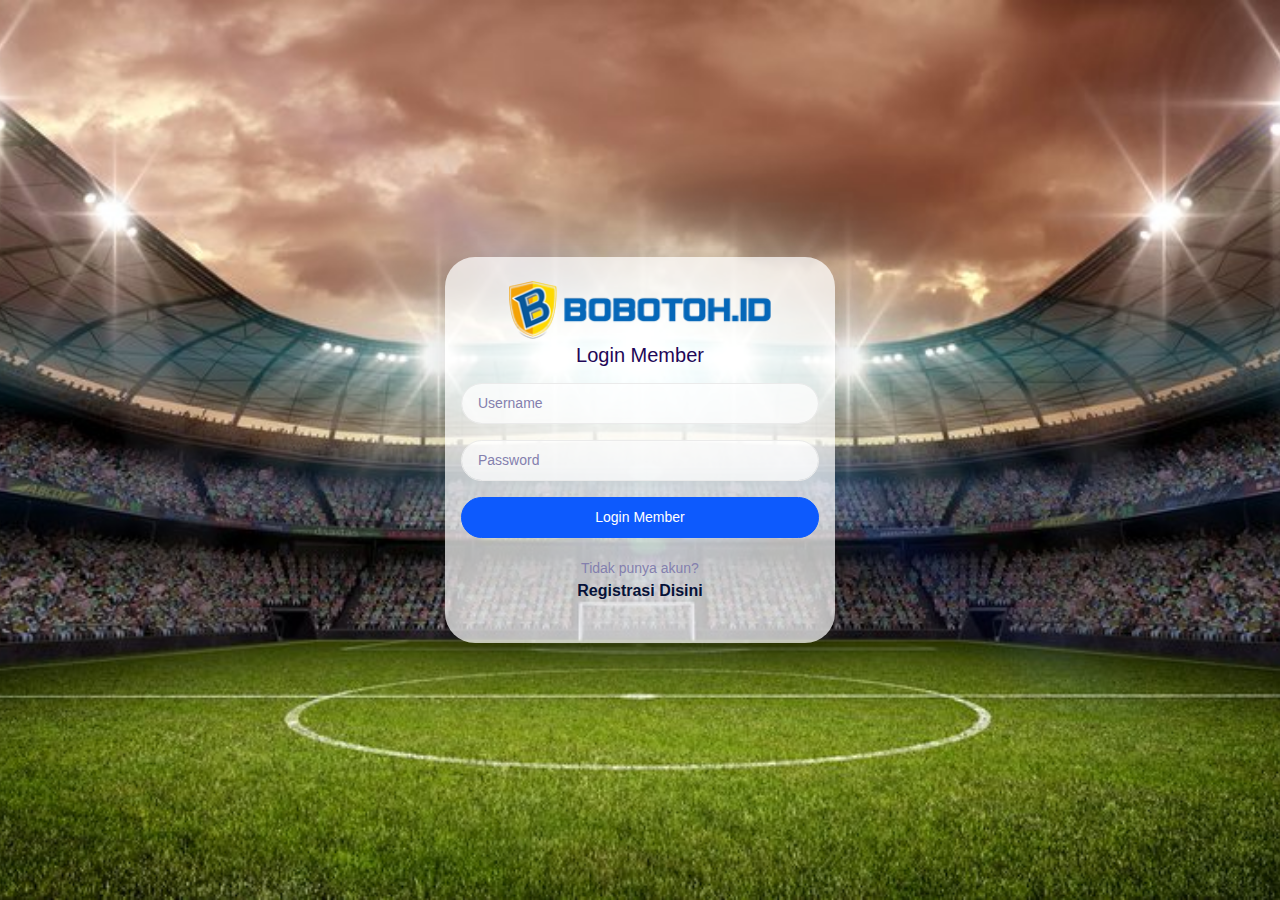
<file: index.html>
<!DOCTYPE html>
<html lang="en">
<meta http-equiv="content-type" content="text/html;charset=UTF-8" />

<head>
	<title>NOBAR TE BARENG LOGIN</title>
	<meta charset="UTF-8">
	<meta name="viewport" content="width=device-width, initial-scale=1">
	<link rel="stylesheet" type="text/css" href="./css/bootstrap.min.css">
	<link rel="stylesheet" type="text/css" href="./style.css">
	<meta name="robots" content="noindex, follow">

	<style>
		.container-login100 {
			width: 100%;
			min-height: 100vh;
			display: -webkit-box;
			display: -webkit-flex;
			display: -moz-box;
			display: -ms-flexbox;
			display: flex;
			flex-wrap: wrap;
			justify-content: center;
			align-items: center;
			padding: 15px;
			background-repeat: no-repeat;
			background-position: center;
			background-size: cover;
			position: relative;
			z-index: 1
		}

		.container-login100::before {
			content: "";
			display: block;
			position: absolute;
			z-index: -1;
			width: 100%;
			height: 100%;
			top: 0;
			left: 0;
			/* background-color: rgba(0, 0, 0, .65) */
		}

		.container-login100-form-btn {
			width: 100%;
			display: -webkit-box;
			display: -webkit-flex;
			display: -moz-box;
			display: -ms-flexbox;
			display: flex;
			flex-wrap: wrap;
			justify-content: center
		}

		.wrap-login100 {
			width: 390px;
			border-radius: 10px;
			overflow: hidden;
			background: 0 0
		}

		@media(max-width:992px) {
			.alert-validate::before {
				visibility: visible;
				opacity: 1
			}
		}
	</style>
</head>

<body>
	<div class="limiter">
		<div class="container-login100" style="background-image: url('./img/custom/login/bg.png');">
			<div class="wrap-login100 p-t-30 p-b-50 card px-3 mx-4 py-4 shadow-lg"
				style="background-color: rgba(255, 255, 255, .7); border-radius: 30px;">
				<img src="./img/custom/login/logo.png" alt="" class="px-5">
				<h3 class="h5 text-center mb-3  mt-1">Login Member</h3>
				<form action="./page-home.html" method="get">
					<div class="form-group mb-3">
						<input type="text" class="form-control p-2 ps-3" placeholder="Username" name="username" id="username"
							style="border-radius:30px; background-color: rgba(255, 255, 255, .75);">
					</div>
					<div class="form-group mb-3">
						<input type="password" class="form-control p-2 ps-3" placeholder="Password" name="password" id="password"
							style="border-radius:30px; background-color: rgba(255, 255, 255, .75);">
					</div>
					<div class="form-group mb-1">
						<button type="submit" class="btn btn-primary btn-block" style="width:100%; border-radius:30px"
							value="Login Member">Login Member</button>
					</div>
				</form>
				<div class="text-center mb-3 ">
					<p class="mt-3 mb-0">Tidak punya akun?</p>
					<a class="stretched-link text-decoration-none fw-bold text-dark" href="registrasi.html">Registrasi
						Disini</a>
				</div>
			</div>
		</div>
	</div>
</body>

</html>
</file>
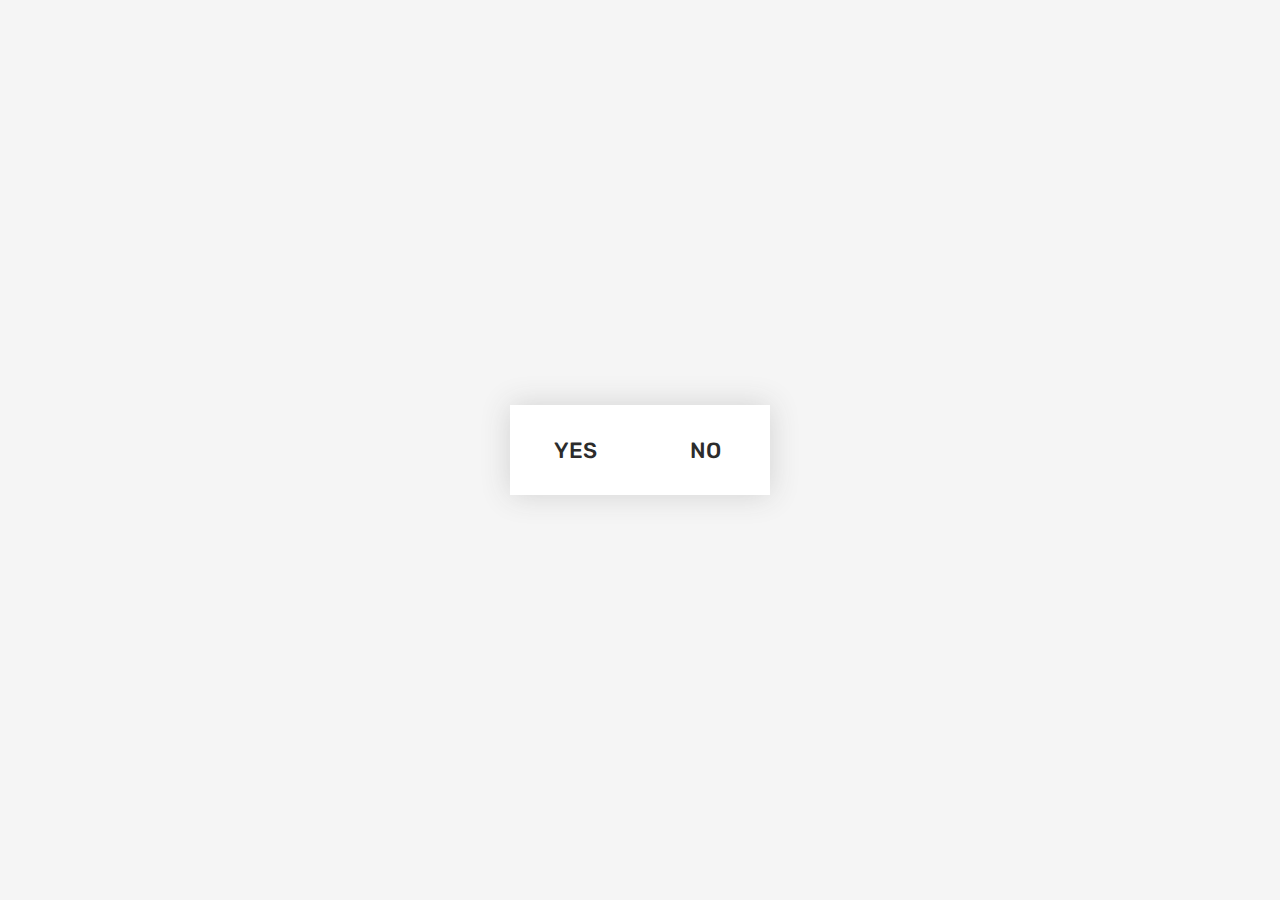
<file: Custom Radio Buttons/index.html>
<!DOCTYPE html>
<html>
<head>
	<title>Custom Radio </title>
	<link href="https://fonts.googleapis.com/css?family=Rubik:500" rel="stylesheet">
	<link rel="stylesheet" href="style.css">
</head>
<body>
	<div class="container">
		<input type="radio" name="radio" id="opt1">
		<label for="opt1" class="label1">
			<span>YES</span>
		</label>
		<input type="radio" name="radio" id="opt2">
		<label for="opt2" class="label2">
			<span>NO</span>
		</label>
	</div>
</body>
</html>
</file>
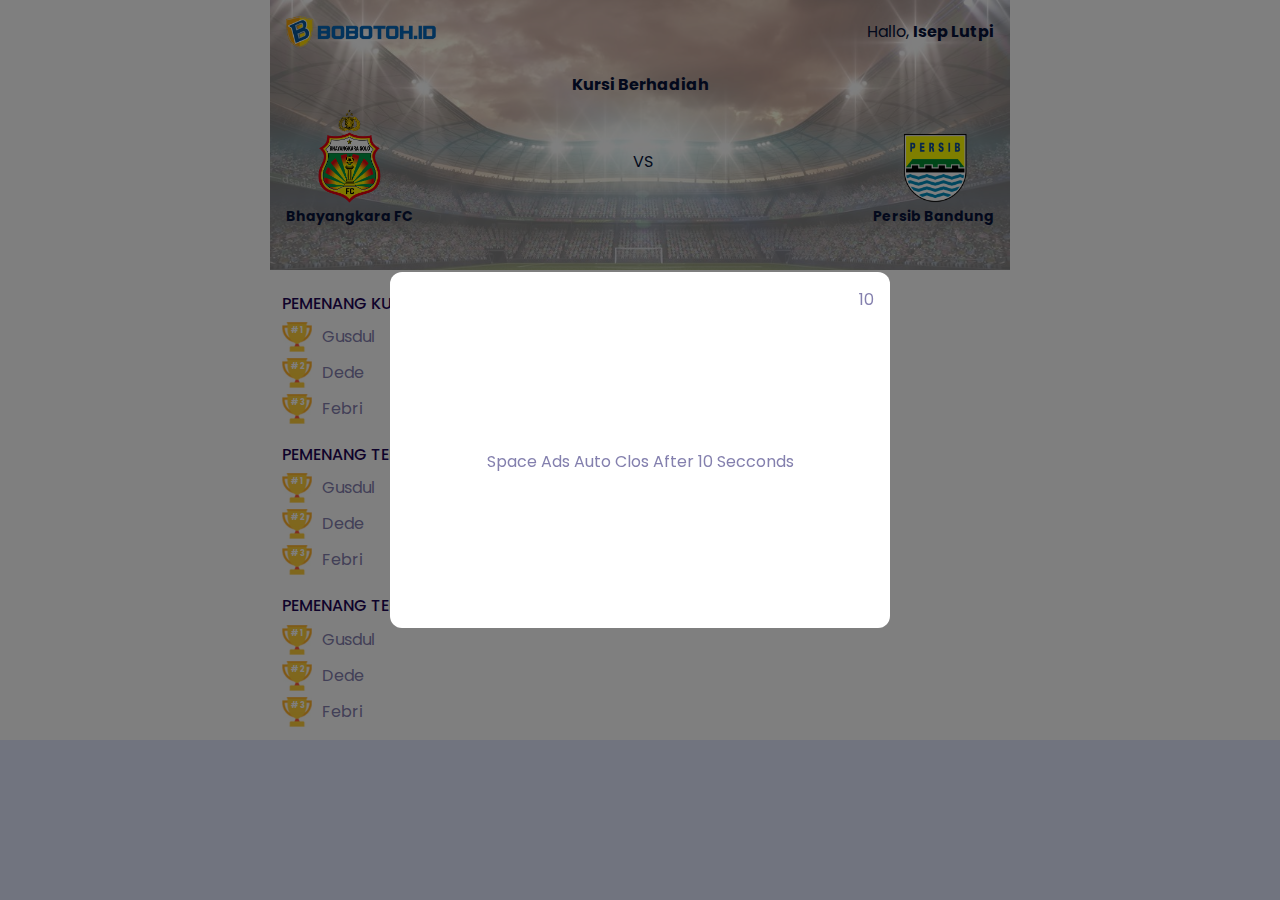
<file: ads.html>
<!DOCTYPE html>
<html lang="en">

<head>
  <meta charset="utf-8">
  <meta name="viewport" content="width=device-width, initial-scale=1">
  <meta name="description" content="NOBAR TE BARENG">
  <meta http-equiv="X-UA-Compatible" content="IE=edge">
  <meta name="theme-color" content="#0134d4">
  <meta name="apple-mobile-web-app-capable" content="yes">
  <meta name="apple-mobile-web-app-status-bar-style" content="black">
  <!-- The above 4 meta tags *must* come first in the head; any other head content must come *after* these tags -->
  <!-- Title -->
  <title>NOBAR TE BARENG</title>
  <!-- Fonts -->
  <link rel="preconnect" href="https://fonts.gstatic.com">
  <link
    href="https://fonts.googleapis.com/css2?family=Poppins:ital,wght@0,100;0,200;0,300;0,400;0,500;0,600;0,700;0,800;0,900;1,100;1,200;1,300;1,400;1,500;1,600;1,700;1,800;1,900&amp;display=swap"
    rel="stylesheet">
  <!-- Favicon -->
  <link rel="icon" href="img/core-img/favicon.ico">
  <link rel="apple-touch-icon" href="img/icons/icon-96x96.png">
  <link rel="apple-touch-icon" sizes="152x152" href="img/icons/icon-152x152.png">
  <link rel="apple-touch-icon" sizes="167x167" href="img/icons/icon-167x167.png">
  <link rel="apple-touch-icon" sizes="180x180" href="img/icons/icon-180x180.png">
  <!-- CSS Libraries -->
  <link rel="stylesheet" href="css/bootstrap.min.css">
  <link rel="stylesheet" href="css/bootstrap-icons.css">
  <link rel="stylesheet" href="css/tiny-slider.css">
  <link rel="stylesheet" href="css/baguetteBox.min.css">
  <link rel="stylesheet" href="css/rangeslider.css">
  <link rel="stylesheet" href="css/vanilla-dataTables.min.css">
  <link rel="stylesheet" href="css/apexcharts.css">
  <!-- Core Stylesheet -->
  <link rel="stylesheet" href="style.css">
  <!-- Web App Manifest -->
  <link rel="manifest" href="manifest.json">
  <style>
    .custom-list {
      list-style: none;
      padding-left: 0;
      margin-top: 0;
      margin-left: 0;
    }

    .custom-list li {
      position: relative;
      padding-left: 40px;
      margin-top: 12px;
    }

    .custom-list li:before {
      content: '';
      width: 30px;
      height: 30px;
      position: absolute;
      background-image: url('./img/custom/trophy.png');
      background-size: cover;
      background-position: center;
      left: 0;
      top: 50%;
      transform: translateY(-50%);
    }

    .custom-list li span {
      color: white;
      position: absolute;
      left: 9px;
      font-size: .5rem;
      font-weight: bold;
    }
  </style>
</head>

<body class="bg-white">
  <!-- Preloader -->
  <div id="preloader">
    <div class="spinner-grow text-primary" role="status"><span class="visually-hidden">Loading...</span></div>
  </div>
  <!-- Internet Connection Status -->
  <!-- # This code for showing internet connection status -->
  <div class="internet-connection-status" id="internetStatus"></div>
  <div class="container p-0">
    <div class="card"
      style="background-image: url('./img/custom/login/bg.png'); height: 270px; opacity: .5; border-radius: 0; background-size: cover;">
    </div>
  </div>
  <div style="position: absolute; width: 100%; z-index: 99; top: 0; left: 0;">
    <div class="container p-3">
      <div class="d-flex justify-content-between align-items-center">
        <a href="./page-home.html">
          <img src="./img/custom/login/logo.png" alt="" style="max-width: 150px;">
        </a>
        <div>
          <span class="text-dark">Hallo, </span>
          <span class="text-dark fw-bold">Isep Lutpi</span>
        </div>
      </div>
      <div class="text-center text-dark fw-bold mt-4">Kursi Berhadiah</div>
      <div class="d-flex justify-content-between align-items-center" style="height: 130px;">
        <div class="d-flex justify-content-between align-items-end" style="height: 130px;">
          <div class="d-flex flex-column align-items-center">
            <img src="./img/custom/logo_club/bhayangkarafc.png" alt="" style="max-width: 100px;">
            <span class="text-dark fw-bold small">Bhayangkara FC</span>
          </div>
        </div>

        <span class="text-dark">VS</span>

        <div class="d-flex justify-content-between align-items-end" style="height: 130px;">
          <div class="d-flex flex-column align-items-center">
            <img src="./img/custom/logo_club/persib.png" alt="" style="max-width: 80px;">
            <span class="text-dark fw-bold small">Persib Bandung</span>
          </div>
        </div>
      </div>
    </div>
  </div>


  <div class="page-content-wrapper mt-4 mb-3">
    <div class="container">
      <h2 class="h6 mt-2 text-uppercase">pemenang kursi berhadiah</h2>
      <ul class="custom-list">
        <li><span>#1</span> Gusdul</li>
        <li><span>#2</span> Dede</li>
        <li><span>#3</span> Febri</li>
      </ul>

      <h2 class="h6 mt-4 text-uppercase">pemenang tebak men of the match</h2>
      <ul class="custom-list">
        <li><span>#1</span> Gusdul</li>
        <li><span>#2</span> Dede</li>
        <li><span>#3</span> Febri</li>
      </ul>

      <h2 class="h6 mt-4 text-uppercase">pemenang tebak skor</h2>
      <ul class="custom-list">
        <li><span>#1</span> Gusdul</li>
        <li><span>#2</span> Dede</li>
        <li><span>#3</span> Febri</li>
      </ul>
    </div>
  </div>

  <!-- Modal -->
  <div class="modal fade" id="adsModal" data-bs-backdrop="static" data-bs-keyboard="false" tabindex="-1"
    aria-labelledby="adsModalLabel" aria-hidden="true">
    <div class="modal-dialog modal-dialog-centered">
      <div class="modal-content">
        <div class="modal-body" style="min-height: 300px;">
          <div class="d-flex justify-content-end m-0 p-0">
            <div id="hide_ads">
              10
            </div>
          </div>
          <div class="d-flex justify-content-center align-items-center" style="min-height: 300px;">
            <span>Space Ads Auto Clos After 10 Secconds</span>
          </div>
        </div>
      </div>
    </div>
  </div>

  <!-- All JavaScript Files -->
  <script src=" js/bootstrap.bundle.min.js">
  </script>
  <script src="js/slideToggle.min.js"></script>
  <script src="js/internet-status.js"></script>
  <script src="js/tiny-slider.js"></script>
  <script src="js/baguetteBox.min.js"></script>
  <script src="js/countdown.js"></script>
  <script src="js/rangeslider.min.js"></script>
  <script src="js/vanilla-dataTables.min.js"></script>
  <script src="js/index.js"></script>
  <script src="js/magic-grid.min.js"></script>
  <script src="js/dark-rtl.js"></script>
  <script src="js/active.js"></script>
  <!-- PWA -->
  <script src="js/pwa.js"></script>
  <script>
    const myModal = new bootstrap.Modal(document.getElementById('adsModal'), {
      keyboard: false
    })

    // timeout
    const display = document.getElementById('hide_ads');
    let count = 10;
    const interval = 10 * 1000;
    const intervalAds = setInterval(() => {
      count--;
      display.innerHTML = count;
    }, 1000);
    setTimeout(() => {
      clearInterval(intervalAds);
      display.innerHTML = `<button type="button" class="btn-close btn-sm m-0 p-0" data-bs-dismiss="modal" aria-label="Close"></button>`;
    }, interval);
    myModal.show();
  </script>
</body>

</html>
</file>
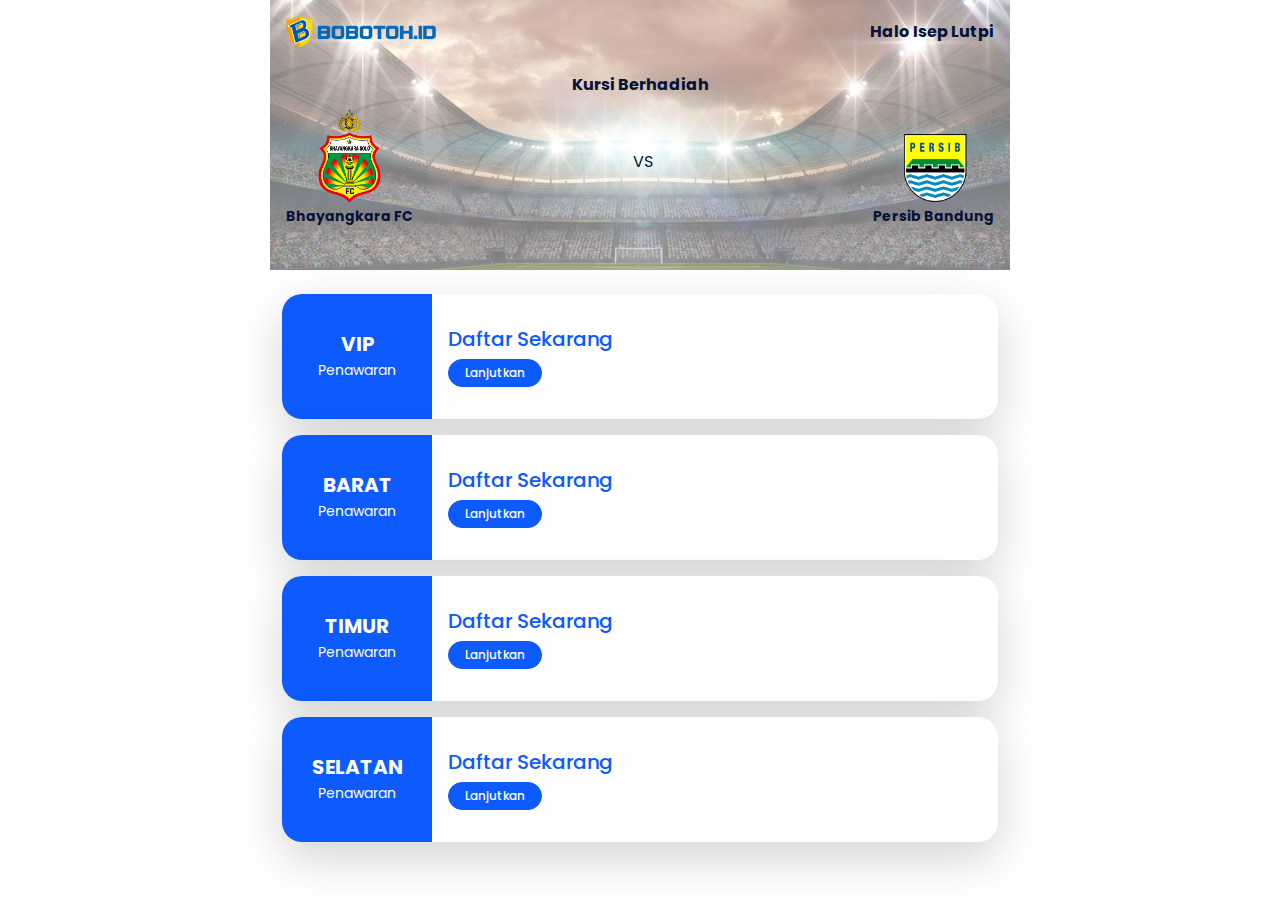
<file: kursi-berhadiah1.html>
<!DOCTYPE html>
<html lang="en">

<head>
  <meta charset="utf-8">
  <meta name="viewport" content="width=device-width, initial-scale=1">
  <meta name="description" content="NOBAR TE BARENG">
  <meta http-equiv="X-UA-Compatible" content="IE=edge">
  <meta name="theme-color" content="#0134d4">
  <meta name="apple-mobile-web-app-capable" content="yes">
  <meta name="apple-mobile-web-app-status-bar-style" content="black">
  <!-- The above 4 meta tags *must* come first in the head; any other head content must come *after* these tags -->
  <!-- Title -->
  <title>NOBAR TE BARENG</title>
  <!-- Fonts -->
  <link rel="preconnect" href="https://fonts.gstatic.com">
  <link
    href="https://fonts.googleapis.com/css2?family=Poppins:ital,wght@0,100;0,200;0,300;0,400;0,500;0,600;0,700;0,800;0,900;1,100;1,200;1,300;1,400;1,500;1,600;1,700;1,800;1,900&amp;display=swap"
    rel="stylesheet">
  <!-- Favicon -->
  <link rel="icon" href="img/core-img/favicon.ico">
  <link rel="apple-touch-icon" href="img/icons/icon-96x96.png">
  <link rel="apple-touch-icon" sizes="152x152" href="img/icons/icon-152x152.png">
  <link rel="apple-touch-icon" sizes="167x167" href="img/icons/icon-167x167.png">
  <link rel="apple-touch-icon" sizes="180x180" href="img/icons/icon-180x180.png">
  <!-- CSS Libraries -->
  <link rel="stylesheet" href="css/bootstrap.min.css">
  <link rel="stylesheet" href="css/bootstrap-icons.css">
  <link rel="stylesheet" href="css/tiny-slider.css">
  <link rel="stylesheet" href="css/baguetteBox.min.css">
  <link rel="stylesheet" href="css/rangeslider.css">
  <link rel="stylesheet" href="css/vanilla-dataTables.min.css">
  <link rel="stylesheet" href="css/apexcharts.css">
  <!-- Core Stylesheet -->
  <link rel="stylesheet" href="style.css">
  <!-- Web App Manifest -->
  <link rel="manifest" href="manifest.json">
</head>

<body class="bg-white">
  <!-- Preloader -->
  <div id="preloader">
    <div class="spinner-grow text-primary" role="status"><span class="visually-hidden">Loading...</span></div>
  </div>
  <!-- Internet Connection Status -->
  <!-- # This code for showing internet connection status -->
  <div class="internet-connection-status" id="internetStatus"></div>
  <div class="container p-0">
    <div class="card"
      style="background-image: url('./img/custom/login/bg.png'); height: 270px; opacity: .5; border-radius: 0; background-size: cover;">
    </div>
  </div>
  <div style="position: absolute; width: 100%; z-index: 99; top: 0; left: 0;">
    <div class="container p-3">
      <div class="d-flex justify-content-between align-items-center">
        <a href="./page-home.html">
          <img src="./img/custom/login/logo.png" alt="" style="max-width: 150px;">
        </a>
        <span class="text-dark fw-bold">Halo Isep Lutpi</span>
      </div>
      <div class="text-center text-dark fw-bold mt-4">Kursi Berhadiah</div>
      <div class="d-flex justify-content-between align-items-center" style="height: 130px;">
        <div class="d-flex justify-content-between align-items-end" style="height: 130px;">
          <div class="d-flex flex-column align-items-center">
            <img src="./img/custom/logo_club/bhayangkarafc.png" alt="" style="max-width: 100px;">
            <span class="text-dark fw-bold small">Bhayangkara FC</span>
          </div>
        </div>

        <span class="text-dark">VS</span>

        <div class="d-flex justify-content-between align-items-end" style="height: 130px;">
          <div class="d-flex flex-column align-items-center">
            <img src="./img/custom/logo_club/persib.png" alt="" style="max-width: 80px;">
            <span class="text-dark fw-bold small">Persib Bandung</span>
          </div>
        </div>
      </div>
    </div>
  </div>


  <div class="page-content-wrapper mt-4">
    <!-- konten disini -->
    <div class="container">
      <!-- Single Blog Card -->

      <div class="card shadow-lg p-0 mb-3" style="border-radius: 20px;">
        <div class="d-flex align-items-center" style="width: 100%;">

          <div class="card-blog-img position-relative bg-primary"
            style="border-radius: 20px 0 0 20px; max-width: 150px; min-height: 100px; height: auto; ">
            <div class="d-flex justify-content-between align-items-center" style="height: 125px">
              <div></div>
              <div class="d-flex flex-column align-items-center">
                <h3 class="h5 text-white fw-bold mb-1">VIP</h3>
                <small class="muted text-white">Penawaran</small>
              </div>
              <div></div>
            </div>
          </div>

          <div class="ms-3" style="width: auto;">
            <h3 class="h5 text-primary">Daftar Sekarang</h3>
            <a class="btn btn-primary btn-sm px-3" style="border-radius: 15px;"
              href="./kursi-berhadiah2.html">Lanjutkan</a>
          </div>
        </div>
      </div>

      <div class="card shadow-lg p-0 mb-3" style="border-radius: 20px;">
        <div class="d-flex align-items-center" style="width: 100%;">

          <div class="card-blog-img position-relative bg-primary"
            style="border-radius: 20px 0 0 20px; max-width: 150px; min-height: 100px; height: auto; ">
            <div class="d-flex justify-content-between align-items-center" style="height: 125px">
              <div></div>
              <div class="d-flex flex-column align-items-center">
                <h3 class="h5 text-white fw-bold mb-1">BARAT</h3>
                <small class="muted text-white">Penawaran</small>
              </div>
              <div></div>
            </div>
          </div>

          <div class="ms-3" style="width: auto;">
            <h3 class="h5 text-primary">Daftar Sekarang</h3>
            <a class="btn btn-primary btn-sm px-3" style="border-radius: 15px;"
              href="./kursi-berhadiah2.html">Lanjutkan</a>
          </div>
        </div>
      </div>

      <div class="card shadow-lg p-0 mb-3" style="border-radius: 20px;">
        <div class="d-flex align-items-center" style="width: 100%;">

          <div class="card-blog-img position-relative bg-primary"
            style="border-radius: 20px 0 0 20px; max-width: 150px; min-height: 100px; height: auto; ">
            <div class="d-flex justify-content-between align-items-center" style="height: 125px">
              <div></div>
              <div class="d-flex flex-column align-items-center">
                <h3 class="h5 text-white fw-bold mb-1">TIMUR</h3>
                <small class="muted text-white">Penawaran</small>
              </div>
              <div></div>
            </div>
          </div>

          <div class="ms-3" style="width: auto;">
            <h3 class="h5 text-primary">Daftar Sekarang</h3>
            <a class="btn btn-primary btn-sm px-3" style="border-radius: 15px;"
              href="./kursi-berhadiah2.html">Lanjutkan</a>
          </div>
        </div>
      </div>

      <div class="card shadow-lg p-0 mb-3" style="border-radius: 20px;">
        <div class="d-flex align-items-center" style="width: 100%;">

          <div class="card-blog-img position-relative bg-primary"
            style="border-radius: 20px 0 0 20px; max-width: 150px; min-height: 100px; height: auto; ">
            <div class="d-flex justify-content-between align-items-center" style="height: 125px">
              <div></div>
              <div class="d-flex flex-column align-items-center">
                <h3 class="h5 text-white fw-bold mb-1">SELATAN</h3>
                <small class="muted text-white">Penawaran</small>
              </div>
              <div></div>
            </div>
          </div>

          <div class="ms-3" style="width: auto;">
            <h3 class="h5 text-primary">Daftar Sekarang</h3>
            <a class="btn btn-primary btn-sm px-3" style="border-radius: 15px;"
              href="./kursi-berhadiah2.html">Lanjutkan</a>
          </div>
        </div>
      </div>
    </div>
    <!-- All JavaScript Files -->
    <script src="js/bootstrap.bundle.min.js"></script>
    <script src="js/slideToggle.min.js"></script>
    <script src="js/internet-status.js"></script>
    <script src="js/tiny-slider.js"></script>
    <script src="js/baguetteBox.min.js"></script>
    <script src="js/countdown.js"></script>
    <script src="js/rangeslider.min.js"></script>
    <script src="js/vanilla-dataTables.min.js"></script>
    <script src="js/index.js"></script>
    <script src="js/magic-grid.min.js"></script>
    <script src="js/dark-rtl.js"></script>
    <script src="js/active.js"></script>
    <!-- PWA -->
    <script src="js/pwa.js"></script>
</body>

</html>
</file>
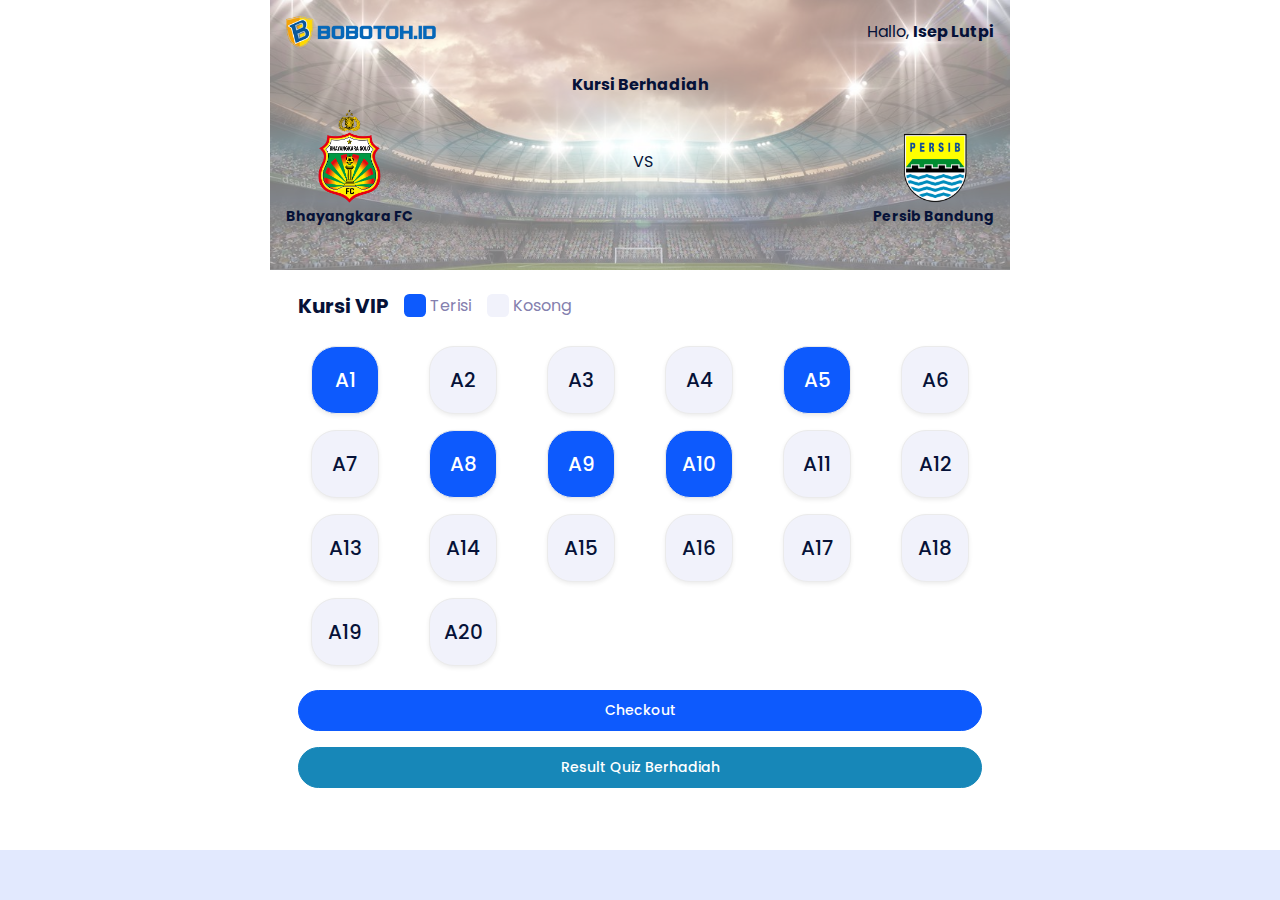
<file: kursi-berhadiah2.html>
<!DOCTYPE html>
<html lang="en">

<head>
  <meta charset="utf-8">
  <meta name="viewport" content="width=device-width, initial-scale=1">
  <meta name="description" content="NOBAR TE BARENG">
  <meta http-equiv="X-UA-Compatible" content="IE=edge">
  <meta name="theme-color" content="#0134d4">
  <meta name="apple-mobile-web-app-capable" content="yes">
  <meta name="apple-mobile-web-app-status-bar-style" content="black">
  <!-- The above 4 meta tags *must* come first in the head; any other head content must come *after* these tags -->
  <!-- Title -->
  <title>NOBAR TE BARENG</title>
  <!-- Fonts -->
  <link rel="preconnect" href="https://fonts.gstatic.com">
  <link
    href="https://fonts.googleapis.com/css2?family=Poppins:ital,wght@0,100;0,200;0,300;0,400;0,500;0,600;0,700;0,800;0,900;1,100;1,200;1,300;1,400;1,500;1,600;1,700;1,800;1,900&amp;display=swap"
    rel="stylesheet">
  <!-- Favicon -->
  <link rel="icon" href="img/core-img/favicon.ico">
  <link rel="apple-touch-icon" href="img/icons/icon-96x96.png">
  <link rel="apple-touch-icon" sizes="152x152" href="img/icons/icon-152x152.png">
  <link rel="apple-touch-icon" sizes="167x167" href="img/icons/icon-167x167.png">
  <link rel="apple-touch-icon" sizes="180x180" href="img/icons/icon-180x180.png">
  <!-- CSS Libraries -->
  <link rel="stylesheet" href="css/bootstrap.min.css">
  <link rel="stylesheet" href="css/bootstrap-icons.css">
  <link rel="stylesheet" href="css/tiny-slider.css">
  <link rel="stylesheet" href="css/baguetteBox.min.css">
  <link rel="stylesheet" href="css/rangeslider.css">
  <link rel="stylesheet" href="css/vanilla-dataTables.min.css">
  <link rel="stylesheet" href="css/apexcharts.css">
  <!-- Core Stylesheet -->
  <link rel="stylesheet" href="style.css">
  <!-- Web App Manifest -->
  <link rel="manifest" href="manifest.json">
</head>

<body class="bg-white">
  <!-- Preloader -->
  <div id="preloader">
    <div class="spinner-grow text-primary" role="status"><span class="visually-hidden">Loading...</span></div>
  </div>
  <!-- Internet Connection Status -->
  <!-- # This code for showing internet connection status -->
  <div class="internet-connection-status" id="internetStatus"></div>
  <div class="container p-0">
    <div class="card"
      style="background-image: url('./img/custom/login/bg.png'); height: 270px; opacity: .5; border-radius: 0; background-size: cover;">
    </div>
  </div>
  <div style="position: absolute; width: 100%; z-index: 99; top: 0; left: 0;">
    <div class="container p-3">
      <div class="d-flex justify-content-between align-items-center">
        <a href="./page-home.html">
          <img src="./img/custom/login/logo.png" alt="" style="max-width: 150px;">
        </a>
        <div>
          <span class="text-dark">Hallo, </span>
          <span class="text-dark fw-bold">Isep Lutpi</span>
        </div>
      </div>
      <div class="text-center text-dark fw-bold mt-4">Kursi Berhadiah</div>
      <div class="d-flex justify-content-between align-items-center" style="height: 130px;">
        <div class="d-flex justify-content-between align-items-end" style="height: 130px;">
          <div class="d-flex flex-column align-items-center">
            <img src="./img/custom/logo_club/bhayangkarafc.png" alt="" style="max-width: 100px;">
            <span class="text-dark fw-bold small">Bhayangkara FC</span>
          </div>
        </div>

        <span class="text-dark">VS</span>

        <div class="d-flex justify-content-between align-items-end" style="height: 130px;">
          <div class="d-flex flex-column align-items-center">
            <img src="./img/custom/logo_club/persib.png" alt="" style="max-width: 80px;">
            <span class="text-dark fw-bold small">Persib Bandung</span>
          </div>
        </div>
      </div>
    </div>
  </div>


  <div class="page-content-wrapper mt-4">
    <!-- konten disini -->
    <div class="container bg-white">
      <form action="">
        <!-- Single Blog Card -->
        <div class="px-3 mb-1">
          <div class="d-flex align-items-start">
            <span class="h5 fw-bold text-dark me-3">Kursi VIP</span>
            <div class="me-3">
              <span class="bg-primary me-1 rounded" style="padding:0 11px 0 11px;"></span>
              <span>Terisi</span>
            </div>
            <div class="me-3">
              <span class="bg-light me-1 rounded" style="padding:0 11px 0 11px;"></span>
              <span>Kosong</span>
            </div>
          </div>
        </div>
        <div class="row p-2 px-3 text-center" id="input">

        </div>
        <div class="d-grid gap-2 px-3 mt-2">
          <button class="btn btn-primary" type="submit" style="border-radius: 30px;">Checkout</button>
        </div>
        <div class="d-grid gap-2 px-3 mt-3">
          <a href="./result-quiz-berhadiah.html" class="btn btn-info" type="submit" style="border-radius: 30px;">Result
            Quiz Berhadiah</a>
        </div>
      </form>
    </div>
    <!-- jquery -->
    <script src="js/jquery-3.6.0.min.js"></script>
    <!-- All JavaScript Files -->
    <script src="js/bootstrap.bundle.min.js"></script>
    <script src="js/slideToggle.min.js"></script>
    <script src="js/internet-status.js"></script>
    <script src="js/tiny-slider.js"></script>
    <script src="js/baguetteBox.min.js"></script>
    <script src="js/rangeslider.min.js"></script>
    <script src="js/vanilla-dataTables.min.js"></script>
    <script src="js/index.js"></script>
    <script src="js/magic-grid.min.js"></script>
    <script src="js/dark-rtl.js"></script>
    <script src="js/active.js"></script>
    <!-- PWA -->
    <script src="js/pwa.js"></script>


    <script>
      // data example
      const datas = [{
        'id': '1',
        'name': 'a1',
        'available': false,
      }];

      let html = '';
      for (let i = 1; i <= 20; i++) {
        const status = [1, 5, 8, 9, 10].includes(i);
        html += `
          <div class="col-3 col-md-3 col-lg-2 p-0">
            <input style="display: none;" type="radio" name="kursi" id="kursi${i}" value="${i}" ${status ? 'disabled' : ''}>
            <label class="shadow-sm bg-${status ? 'primary' : 'light'} p-2 m-2 text-${status ? 'white' : 'dark'} h5 text-uppercase border" style="border-radius: 25px;"
              for="kursi${i}">
              <div class="d-flex align-items-center " style="min-height:50px; min-width:50px">
                <span style="width: 100%;">
                  a${i}
                </span>
              </div>
            </label>
          </div>
        `;
      }
      document.getElementById('input').innerHTML = html;
      $(document).ready(function () {
        $('input[name=kursi]').change(function () {
          switch_select(this.value);
        })

        function switch_select(target) {
          $('input[name=kursi]').each(function () {
            if (!this.disabled) {
              const ele = $(this);
              const label = $(`label[for=${this.id}]`);
              if (ele.val() == target) {
                label.addClass('border-primary')
                label.removeClass('bg-light')
              } else {
                label.addClass('bg-light')
                label.removeClass('border-primary')
              }
            }
          })
        }
      })
    </script>
</body>

</html>
</file>
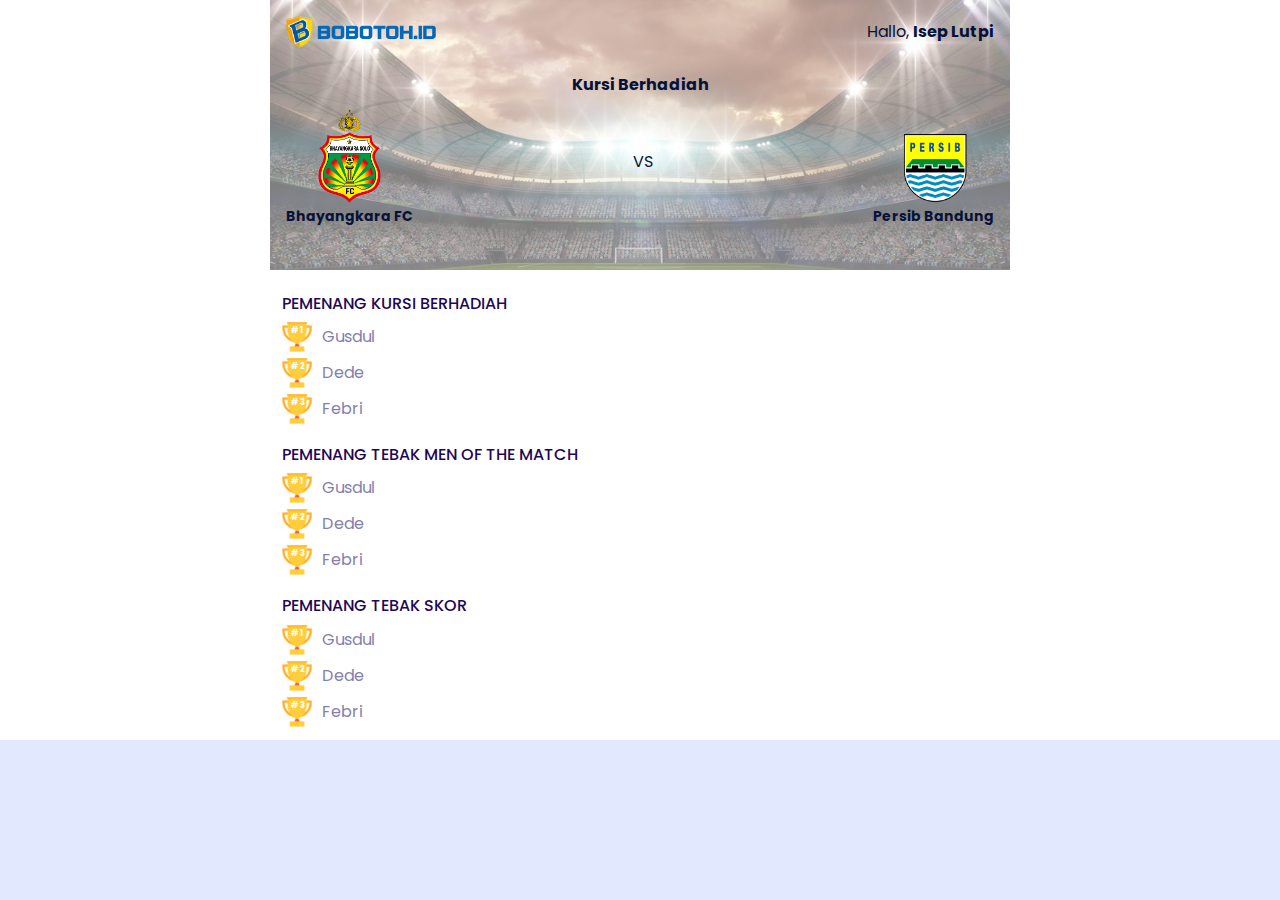
<file: leardboard.html>
<!DOCTYPE html>
<html lang="en">

<head>
  <meta charset="utf-8">
  <meta name="viewport" content="width=device-width, initial-scale=1">
  <meta name="description" content="NOBAR TE BARENG">
  <meta http-equiv="X-UA-Compatible" content="IE=edge">
  <meta name="theme-color" content="#0134d4">
  <meta name="apple-mobile-web-app-capable" content="yes">
  <meta name="apple-mobile-web-app-status-bar-style" content="black">
  <!-- The above 4 meta tags *must* come first in the head; any other head content must come *after* these tags -->
  <!-- Title -->
  <title>NOBAR TE BARENG</title>
  <!-- Fonts -->
  <link rel="preconnect" href="https://fonts.gstatic.com">
  <link
    href="https://fonts.googleapis.com/css2?family=Poppins:ital,wght@0,100;0,200;0,300;0,400;0,500;0,600;0,700;0,800;0,900;1,100;1,200;1,300;1,400;1,500;1,600;1,700;1,800;1,900&amp;display=swap"
    rel="stylesheet">
  <!-- Favicon -->
  <link rel="icon" href="img/core-img/favicon.ico">
  <link rel="apple-touch-icon" href="img/icons/icon-96x96.png">
  <link rel="apple-touch-icon" sizes="152x152" href="img/icons/icon-152x152.png">
  <link rel="apple-touch-icon" sizes="167x167" href="img/icons/icon-167x167.png">
  <link rel="apple-touch-icon" sizes="180x180" href="img/icons/icon-180x180.png">
  <!-- CSS Libraries -->
  <link rel="stylesheet" href="css/bootstrap.min.css">
  <link rel="stylesheet" href="css/bootstrap-icons.css">
  <link rel="stylesheet" href="css/tiny-slider.css">
  <link rel="stylesheet" href="css/baguetteBox.min.css">
  <link rel="stylesheet" href="css/rangeslider.css">
  <link rel="stylesheet" href="css/vanilla-dataTables.min.css">
  <link rel="stylesheet" href="css/apexcharts.css">
  <!-- Core Stylesheet -->
  <link rel="stylesheet" href="style.css">
  <!-- Web App Manifest -->
  <link rel="manifest" href="manifest.json">
  <style>
    .custom-list {
      list-style: none;
      padding-left: 0;
      margin-top: 0;
      margin-left: 0;
    }

    .custom-list li {
      position: relative;
      padding-left: 40px;
      margin-top: 12px;
    }

    .custom-list li:before {
      content: '';
      width: 30px;
      height: 30px;
      position: absolute;
      background-image: url('./img/custom/trophy.png');
      background-size: cover;
      background-position: center;
      left: 0;
      top: 50%;
      transform: translateY(-50%);
    }

    .custom-list li span {
      color: white;
      position: absolute;
      left: 9px;
      font-size: .5rem;
      font-weight: bold;
    }
  </style>
</head>

<body class="bg-white">
  <!-- Preloader -->
  <div id="preloader">
    <div class="spinner-grow text-primary" role="status"><span class="visually-hidden">Loading...</span></div>
  </div>
  <!-- Internet Connection Status -->
  <!-- # This code for showing internet connection status -->
  <div class="internet-connection-status" id="internetStatus"></div>
  <div class="container p-0">
    <div class="card"
      style="background-image: url('./img/custom/login/bg.png'); height: 270px; opacity: .5; border-radius: 0; background-size: cover;">
    </div>
  </div>
  <div style="position: absolute; width: 100%; z-index: 99; top: 0; left: 0;">
    <div class="container p-3">
      <div class="d-flex justify-content-between align-items-center">
        <a href="./page-home.html">
          <img src="./img/custom/login/logo.png" alt="" style="max-width: 150px;">
        </a>
        <div>
          <span class="text-dark">Hallo, </span>
          <span class="text-dark fw-bold">Isep Lutpi</span>
        </div>
      </div>
      <div class="text-center text-dark fw-bold mt-4">Kursi Berhadiah</div>
      <div class="d-flex justify-content-between align-items-center" style="height: 130px;">
        <div class="d-flex justify-content-between align-items-end" style="height: 130px;">
          <div class="d-flex flex-column align-items-center">
            <img src="./img/custom/logo_club/bhayangkarafc.png" alt="" style="max-width: 100px;">
            <span class="text-dark fw-bold small">Bhayangkara FC</span>
          </div>
        </div>

        <span class="text-dark">VS</span>

        <div class="d-flex justify-content-between align-items-end" style="height: 130px;">
          <div class="d-flex flex-column align-items-center">
            <img src="./img/custom/logo_club/persib.png" alt="" style="max-width: 80px;">
            <span class="text-dark fw-bold small">Persib Bandung</span>
          </div>
        </div>
      </div>
    </div>
  </div>


  <div class="page-content-wrapper mt-4 mb-3">
    <div class="container">
      <h2 class="h6 mt-2 text-uppercase">pemenang kursi berhadiah</h2>
      <ul class="custom-list">
        <li><span>#1</span> Gusdul</li>
        <li><span>#2</span> Dede</li>
        <li><span>#3</span> Febri</li>
      </ul>

      <h2 class="h6 mt-4 text-uppercase">pemenang tebak men of the match</h2>
      <ul class="custom-list">
        <li><span>#1</span> Gusdul</li>
        <li><span>#2</span> Dede</li>
        <li><span>#3</span> Febri</li>
      </ul>

      <h2 class="h6 mt-4 text-uppercase">pemenang tebak skor</h2>
      <ul class="custom-list">
        <li><span>#1</span> Gusdul</li>
        <li><span>#2</span> Dede</li>
        <li><span>#3</span> Febri</li>
      </ul>
    </div>
  </div>
  <!-- All JavaScript Files -->
  <script src="js/bootstrap.bundle.min.js"></script>
  <script src="js/slideToggle.min.js"></script>
  <script src="js/internet-status.js"></script>
  <script src="js/tiny-slider.js"></script>
  <script src="js/baguetteBox.min.js"></script>
  <script src="js/countdown.js"></script>
  <script src="js/rangeslider.min.js"></script>
  <script src="js/vanilla-dataTables.min.js"></script>
  <script src="js/index.js"></script>
  <script src="js/magic-grid.min.js"></script>
  <script src="js/dark-rtl.js"></script>
  <script src="js/active.js"></script>
  <!-- PWA -->
  <script src="js/pwa.js"></script>
</body>

</html>
</file>
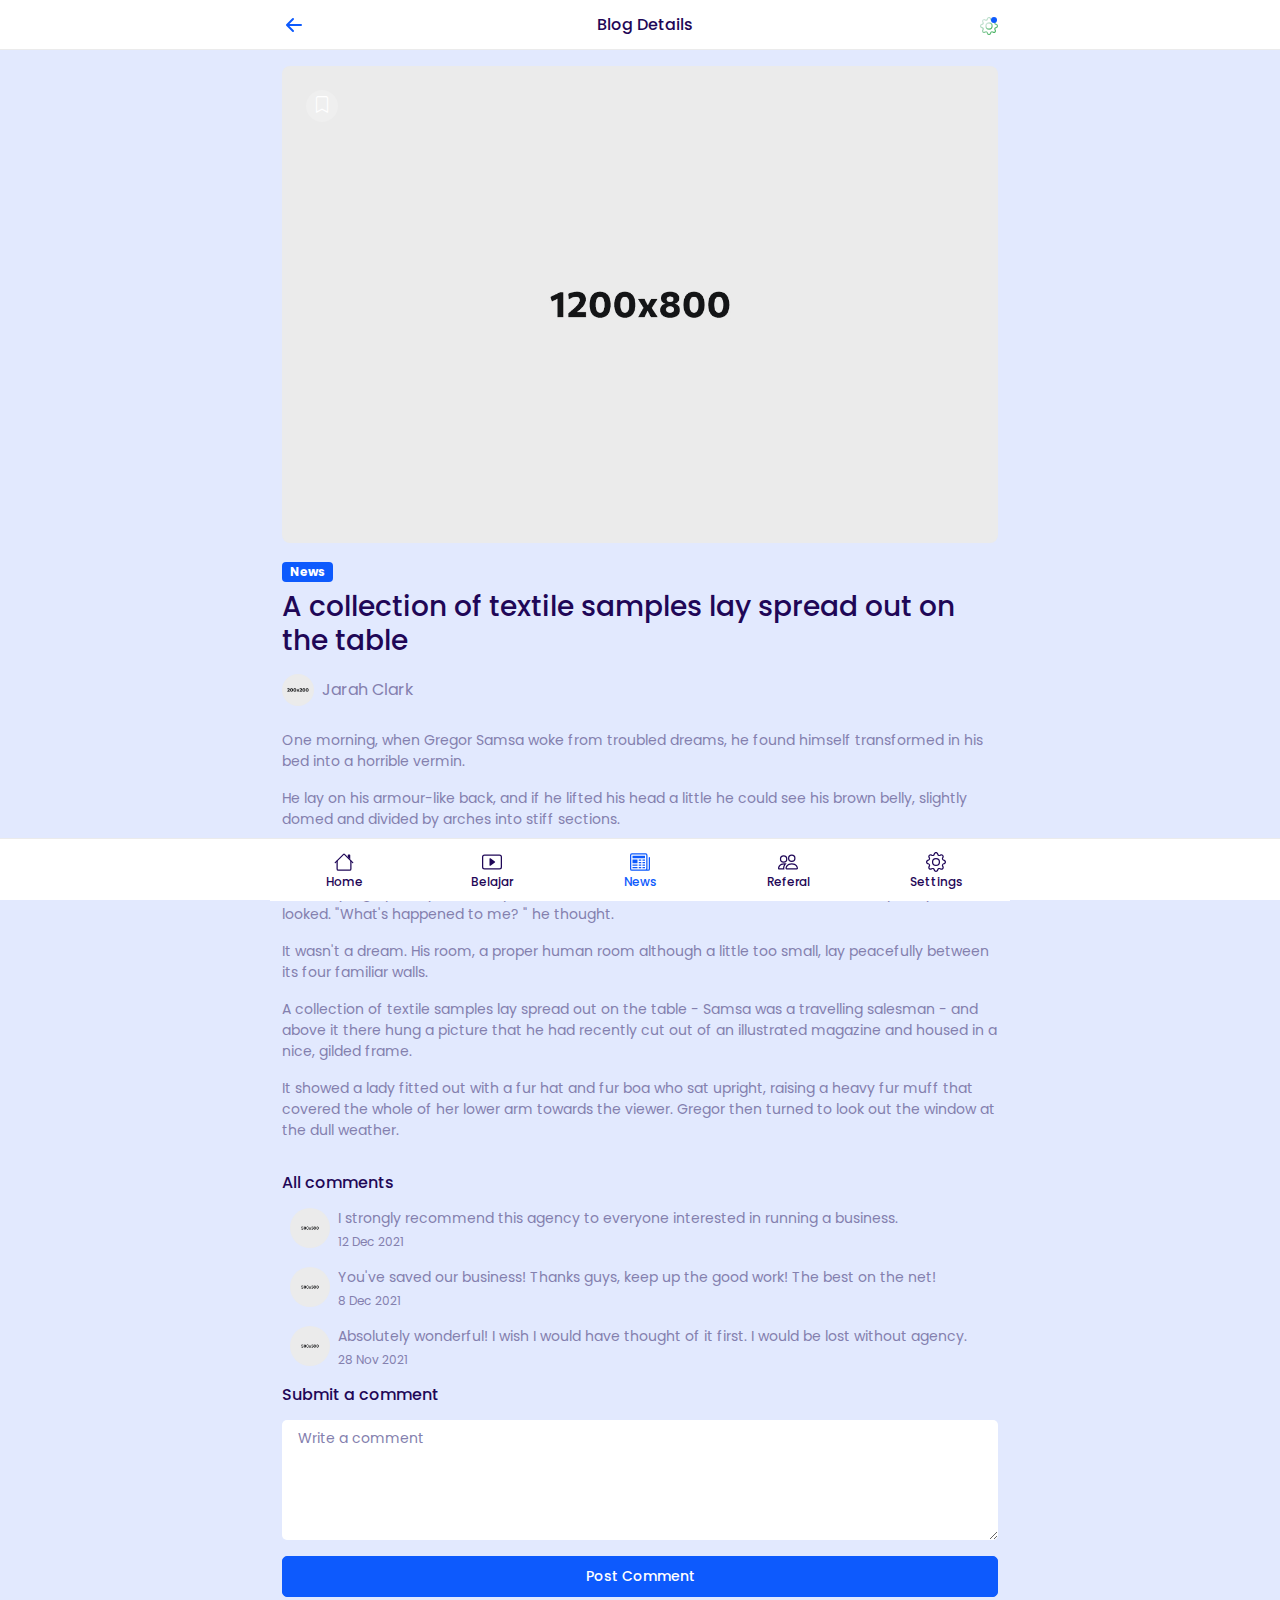
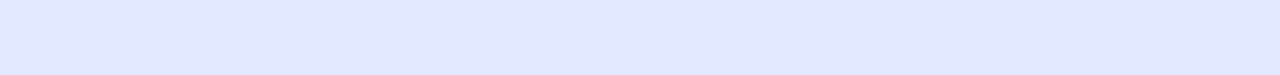
<file: page-blog-details.html>
<!DOCTYPE html>
<html lang="en">

<head>
  <meta charset="utf-8">
  <meta name="viewport" content="width=device-width, initial-scale=1">
  <meta name="description" content="Dua Hati">
  <meta http-equiv="X-UA-Compatible" content="IE=edge">
  <meta name="theme-color" content="#f1f2fb">
  <meta name="apple-mobile-web-app-capable" content="yes">
  <meta name="apple-mobile-web-app-status-bar-style" content="black">
  <!-- The above 4 meta tags *must* come first in the head; any other head content must come *after* these tags -->
  <!-- Title -->
  <title>Dua Hati</title>
  <!-- Fonts -->
  <link rel="preconnect" href="https://fonts.gstatic.com">
  <link
    href="https://fonts.googleapis.com/css2?family=Poppins:ital,wght@0,100;0,200;0,300;0,400;0,500;0,600;0,700;0,800;0,900;1,100;1,200;1,300;1,400;1,500;1,600;1,700;1,800;1,900&amp;display=swap"
    rel="stylesheet">
  <!-- Favicon -->
  <link rel="icon" href="img/core-img/favicon.ico">
  <link rel="apple-touch-icon" href="img/icons/icon-96x96.png">
  <link rel="apple-touch-icon" sizes="152x152" href="img/icons/icon-152x152.png">
  <link rel="apple-touch-icon" sizes="167x167" href="img/icons/icon-167x167.png">
  <link rel="apple-touch-icon" sizes="180x180" href="img/icons/icon-180x180.png">
  <!-- CSS Libraries -->
  <link rel="stylesheet" href="css/bootstrap.min.css">
  <link rel="stylesheet" href="css/bootstrap-icons.css">
  <link rel="stylesheet" href="css/tiny-slider.css">
  <link rel="stylesheet" href="css/baguetteBox.min.css">
  <link rel="stylesheet" href="css/rangeslider.css">
  <link rel="stylesheet" href="css/vanilla-dataTables.min.css">
  <link rel="stylesheet" href="css/apexcharts.css">
  <!-- Core Stylesheet -->
  <link rel="stylesheet" href="style.css">
  <!-- Web App Manifest -->
  <link rel="manifest" href="manifest.json">
</head>

<body>
  <!-- Preloader -->
  <div id="preloader">
    <div class="spinner-grow text-primary" role="status"><span class="visually-hidden">Loading...</span></div>
  </div>
  <!-- Internet Connection Status -->
  <!-- # This code for showing internet connection status -->
  <div class="internet-connection-status" id="internetStatus"></div>
  <!-- Dark mode switching -->
  <div class="dark-mode-switching">
    <div class="d-flex w-100 h-100 align-items-center justify-content-center">
      <div class="dark-mode-text text-center">
        <svg class="bi bi-moon" xmlns="http://www.w3.org/2000/svg" width="32" height="32" fill="currentColor"
          viewBox="0 0 16 16">
          <path fill-rule="evenodd"
            d="M14.53 10.53a7 7 0 0 1-9.058-9.058A7.003 7.003 0 0 0 8 15a7.002 7.002 0 0 0 6.53-4.47z"></path>
        </svg>
        <p class="mb-0">Switching to dark mode</p>
      </div>
      <div class="light-mode-text text-center">
        <svg class="bi bi-brightness-high" xmlns="http://www.w3.org/2000/svg" width="30" height="30" fill="currentColor"
          viewBox="0 0 16 16">
          <path
            d="M8 11a3 3 0 1 1 0-6 3 3 0 0 1 0 6zm0 1a4 4 0 1 0 0-8 4 4 0 0 0 0 8zM8 0a.5.5 0 0 1 .5.5v2a.5.5 0 0 1-1 0v-2A.5.5 0 0 1 8 0zm0 13a.5.5 0 0 1 .5.5v2a.5.5 0 0 1-1 0v-2A.5.5 0 0 1 8 13zm8-5a.5.5 0 0 1-.5.5h-2a.5.5 0 0 1 0-1h2a.5.5 0 0 1 .5.5zM3 8a.5.5 0 0 1-.5.5h-2a.5.5 0 0 1 0-1h2A.5.5 0 0 1 3 8zm10.657-5.657a.5.5 0 0 1 0 .707l-1.414 1.415a.5.5 0 1 1-.707-.708l1.414-1.414a.5.5 0 0 1 .707 0zm-9.193 9.193a.5.5 0 0 1 0 .707L3.05 13.657a.5.5 0 0 1-.707-.707l1.414-1.414a.5.5 0 0 1 .707 0zm9.193 2.121a.5.5 0 0 1-.707 0l-1.414-1.414a.5.5 0 0 1 .707-.707l1.414 1.414a.5.5 0 0 1 0 .707zM4.464 4.465a.5.5 0 0 1-.707 0L2.343 3.05a.5.5 0 1 1 .707-.707l1.414 1.414a.5.5 0 0 1 0 .708z">
          </path>
        </svg>
        <p class="mb-0">Switching to light mode</p>
      </div>
    </div>
  </div>
  <!-- RTL mode switching -->
  <div class="rtl-mode-switching">
    <div class="d-flex w-100 h-100 align-items-center justify-content-center">
      <div class="rtl-mode-text text-center">
        <svg class="bi bi-text-right" xmlns="http://www.w3.org/2000/svg" width="32" height="32" fill="currentColor"
          viewBox="0 0 16 16">
          <path fill-rule="evenodd"
            d="M6 12.5a.5.5 0 0 1 .5-.5h7a.5.5 0 0 1 0 1h-7a.5.5 0 0 1-.5-.5zm-4-3a.5.5 0 0 1 .5-.5h11a.5.5 0 0 1 0 1h-11a.5.5 0 0 1-.5-.5zm4-3a.5.5 0 0 1 .5-.5h7a.5.5 0 0 1 0 1h-7a.5.5 0 0 1-.5-.5zm-4-3a.5.5 0 0 1 .5-.5h11a.5.5 0 0 1 0 1h-11a.5.5 0 0 1-.5-.5z">
          </path>
        </svg>
        <p class="mb-0">Switching to RTL mode</p>
      </div>
      <div class="ltr-mode-text text-center">
        <svg class="bi bi-text-left" xmlns="http://www.w3.org/2000/svg" width="32" height="32" fill="currentColor"
          viewBox="0 0 16 16">
          <path fill-rule="evenodd"
            d="M2 12.5a.5.5 0 0 1 .5-.5h7a.5.5 0 0 1 0 1h-7a.5.5 0 0 1-.5-.5zm0-3a.5.5 0 0 1 .5-.5h11a.5.5 0 0 1 0 1h-11a.5.5 0 0 1-.5-.5zm0-3a.5.5 0 0 1 .5-.5h7a.5.5 0 0 1 0 1h-7a.5.5 0 0 1-.5-.5zm0-3a.5.5 0 0 1 .5-.5h11a.5.5 0 0 1 0 1h-11a.5.5 0 0 1-.5-.5z">
          </path>
        </svg>
        <p class="mb-0">Switching to default mode</p>
      </div>
    </div>
  </div>
  <!-- Setting Popup Overlay -->
  <div id="setting-popup-overlay"></div>
  <!-- Setting Popup Card -->
  <div class="card setting-popup-card shadow-lg" id="settingCard">
    <div class="card-body">
      <div class="container">
        <div class="setting-heading d-flex align-items-center justify-content-between mb-3">
          <p class="mb-0">Settings</p>
          <div class="btn-close" id="settingCardClose"></div>
        </div>
        <div class="single-setting-panel">
          <div class="form-check form-switch mb-2">
            <input class="form-check-input" type="checkbox" id="availabilityStatus" checked>
            <label class="form-check-label" for="availabilityStatus">Availability status</label>
          </div>
        </div>
        <div class="single-setting-panel">
          <div class="form-check form-switch mb-2">
            <input class="form-check-input" type="checkbox" id="sendMeNotifications" checked>
            <label class="form-check-label" for="sendMeNotifications">Send me notifications</label>
          </div>
        </div>
        <div class="single-setting-panel">
          <div class="form-check form-switch mb-2">
            <input class="form-check-input" type="checkbox" id="darkSwitch">
            <label class="form-check-label" for="darkSwitch">Dark mode</label>
          </div>
        </div>
        <div class="single-setting-panel">
          <div class="form-check form-switch">
            <input class="form-check-input" type="checkbox" id="rtlSwitch">
            <label class="form-check-label" for="rtlSwitch">RTL mode</label>
          </div>
        </div>
      </div>
    </div>
  </div>
  <!-- Header Area -->
  <div class="header-area" id="headerArea">
    <div class="container">
      <!-- Paste your Header Content from here -->
      <!-- Header Content -->
      <div class="header-content position-relative d-flex align-items-center justify-content-between">
        <!-- Back Button -->
        <div class="back-button"><a href="page-news.html">
            <svg class="bi bi-arrow-left-short" width="32" height="32" viewBox="0 0 16 16" fill="currentColor"
              xmlns="http://www.w3.org/2000/svg">
              <path fill-rule="evenodd"
                d="M12 8a.5.5 0 0 1-.5.5H5.707l2.147 2.146a.5.5 0 0 1-.708.708l-3-3a.5.5 0 0 1 0-.708l3-3a.5.5 0 1 1 .708.708L5.707 7.5H11.5a.5.5 0 0 1 .5.5z">
              </path>
            </svg></a></div>
        <!-- Page Title -->
        <div class="page-heading">
          <h6 class="mb-0">Blog Details</h6>
        </div>
        <!-- Settings -->
        <div class="setting-wrapper">
          <div class="setting-trigger-btn" id="settingTriggerBtn">
            <svg class="bi bi-gear" width="18" height="18" viewBox="0 0 16 16" fill="url(#gradientSettings)"
              xmlns="http://www.w3.org/2000/svg">
              <defs>
                <linearGradient id="gradientSettings" spreadMethod="pad" x1="0%" y1="0%" x2="100%" y2="100%">
                  <stop offset="0" style="stop-color: #f1f2fb; stop-opacity:1;"></stop>
                  <stop offset="100%" style="stop-color: #28a745; stop-opacity:1;"></stop>
                </linearGradient>
              </defs>
              <path fill-rule="evenodd"
                d="M8.837 1.626c-.246-.835-1.428-.835-1.674 0l-.094.319A1.873 1.873 0 0 1 4.377 3.06l-.292-.16c-.764-.415-1.6.42-1.184 1.185l.159.292a1.873 1.873 0 0 1-1.115 2.692l-.319.094c-.835.246-.835 1.428 0 1.674l.319.094a1.873 1.873 0 0 1 1.115 2.693l-.16.291c-.415.764.42 1.6 1.185 1.184l.292-.159a1.873 1.873 0 0 1 2.692 1.116l.094.318c.246.835 1.428.835 1.674 0l.094-.319a1.873 1.873 0 0 1 2.693-1.115l.291.16c.764.415 1.6-.42 1.184-1.185l-.159-.291a1.873 1.873 0 0 1 1.116-2.693l.318-.094c.835-.246.835-1.428 0-1.674l-.319-.094a1.873 1.873 0 0 1-1.115-2.692l.16-.292c.415-.764-.42-1.6-1.185-1.184l-.291.159A1.873 1.873 0 0 1 8.93 1.945l-.094-.319zm-2.633-.283c.527-1.79 3.065-1.79 3.592 0l.094.319a.873.873 0 0 0 1.255.52l.292-.16c1.64-.892 3.434.901 2.54 2.541l-.159.292a.873.873 0 0 0 .52 1.255l.319.094c1.79.527 1.79 3.065 0 3.592l-.319.094a.873.873 0 0 0-.52 1.255l.16.292c.893 1.64-.902 3.434-2.541 2.54l-.292-.159a.873.873 0 0 0-1.255.52l-.094.319c-.527 1.79-3.065 1.79-3.592 0l-.094-.319a.873.873 0 0 0-1.255-.52l-.292.16c-1.64.893-3.433-.902-2.54-2.541l.159-.292a.873.873 0 0 0-.52-1.255l-.319-.094c-1.79-.527-1.79-3.065 0-3.592l.319-.094a.873.873 0 0 0 .52-1.255l-.16-.292c-.892-1.64.902-3.433 2.541-2.54l.292.159a.873.873 0 0 0 1.255-.52l.094-.319z">
              </path>
              <path fill-rule="evenodd"
                d="M8 5.754a2.246 2.246 0 1 0 0 4.492 2.246 2.246 0 0 0 0-4.492zM4.754 8a3.246 3.246 0 1 1 6.492 0 3.246 3.246 0 0 1-6.492 0z">
              </path>
            </svg><span></span>
          </div>
        </div>
      </div>
    </div>
  </div>
  <div class="page-content-wrapper">
    <div class="container">
      <div class="pt-3 d-block"></div>
      <div class="blog-details-post-thumbnail position-relative">
        <!-- Post Image --><img class="w-100 rounded-lg" src="img/bg-img/24.jpg" alt="">
        <!-- Post Bookmark --><a class="post-bookmark position-absolute card-badge" href="#"><i
            class="bi bi-bookmark"></i></a>
      </div>
    </div>
    <div class="blog-description py-3">
      <div class="container"><a class="badge bg-primary mb-2 d-inline-block" href="#">News</a>
        <h3 class="mb-3">A collection of textile samples lay spread out on the table</h3>
        <div class="d-flex align-items-center mb-4"><a class="badge-avater" href="#"><img class="img-circle"
              src="img/bg-img/user1.png" alt=""></a><span class="ms-2">Jarah Clark</span></div>
        <p class="fz-14">One morning, when Gregor Samsa woke from troubled dreams, he found himself transformed in his
          bed into a horrible vermin.</p>
        <p class="fz-14">He lay on his armour-like back, and if he lifted his head a little he could see his brown
          belly, slightly domed and divided by arches into stiff sections.</p>
        <p class="fz-14">The bedding was hardly able to cover it and seemed ready to slide off any moment.</p>
        <p class="fz-14">His many legs, pitifully thin compared with the size of the rest of him, waved about helplessly
          as he looked. "What's happened to me? " he thought.</p>
        <p class="fz-14">It wasn't a dream. His room, a proper human room although a little too small, lay peacefully
          between its four familiar walls.</p>
        <p class="fz-14">A collection of textile samples lay spread out on the table - Samsa was a travelling salesman -
          and above it there hung a picture that he had recently cut out of an illustrated magazine and housed in a
          nice, gilded frame.</p>
        <p class="fz-14">It showed a lady fitted out with a fur hat and fur boa who sat upright, raising a heavy fur
          muff that covered the whole of her lower arm towards the viewer. Gregor then turned to look out the window at
          the dull weather.</p>
      </div>
    </div>
    <!-- All Comments -->
    <div class="rating-and-review-wrapper pb-3 mt-3">
      <div class="container">
        <h6 class="mb-3">All comments</h6>
        <!-- Rating Review -->
        <div class="rating-review-content">
          <ul class="ps-2">
            <li class="single-user-review d-flex">
              <div class="user-thumbnail mt-0"><img src="img/bg-img/2.jpg" alt=""></div>
              <div class="rating-comment">
                <p class="comment mb-1">I strongly recommend this agency to everyone interested in running a business.
                </p><span class="name-date">12 Dec 2021</span>
              </div>
            </li>
            <li class="single-user-review d-flex">
              <div class="user-thumbnail mt-0"><img src="img/bg-img/20.jpg" alt=""></div>
              <div class="rating-comment">
                <p class="comment mb-1">You've saved our business! Thanks guys, keep up the good work! The best on the
                  net!</p><span class="name-date">8 Dec 2021</span>
              </div>
            </li>
            <li class="single-user-review d-flex">
              <div class="user-thumbnail mt-0"><img src="img/bg-img/21.jpg" alt=""></div>
              <div class="rating-comment">
                <p class="comment mb-1">Absolutely wonderful! I wish I would have thought of it first. I would be lost
                  without agency.</p><span class="name-date">28 Nov 2021</span>
              </div>
            </li>
          </ul>
        </div>
      </div>
    </div>
    <!-- Comment Form -->
    <div class="ratings-submit-form pb-3">
      <div class="container">
        <h6 class="mb-3">Submit a comment</h6>
        <form action="#">
          <div class="form-group">
            <textarea class="form-control mb-3 border-0" name="comment" cols="30" rows="10"
              placeholder="Write a comment"></textarea>
          </div>
          <button class="btn w-100 btn-primary" type="submit">Post Comment</button>
        </form>
      </div>
    </div>
  </div>
  <!-- Footer Nav -->
  <div class="footer-nav-area" id="footerNav">
    <div class="container px-0">
      <!-- =================================== -->
      <!-- Paste your Footer Content from here -->
      <!-- =================================== -->
      <!-- Footer Content -->
      <div class="footer-nav position-relative">
        <ul class="h-100 d-flex align-items-center justify-content-between ps-0">
          <li><a href="page-home.html">
              <svg class="bi bi-collection" width="20" height="20" viewBox="0 0 16 16" fill="currentColor"
                xmlns="http://www.w3.org/2000/svg">
                <path fill-rule="evenodd"
                  d="M2 13.5V7h1v6.5a.5.5 0 0 0 .5.5h9a.5.5 0 0 0 .5-.5V7h1v6.5a1.5 1.5 0 0 1-1.5 1.5h-9A1.5 1.5 0 0 1 2 13.5zm11-11V6l-2-2V2.5a.5.5 0 0 1 .5-.5h1a.5.5 0 0 1 .5.5z" />
                <path fill-rule="evenodd"
                  d="M7.293 1.5a1 1 0 0 1 1.414 0l6.647 6.646a.5.5 0 0 1-.708.708L8 2.207 1.354 8.854a.5.5 0 1 1-.708-.708L7.293 1.5z" />

              </svg><span>Home</span></a></li>
          <li><a href="page-list-kelas.html">
              <svg class="bi bi-collection" width="20" height="20" viewBox="0 0 16 16" fill="currentColor"
                xmlns="http://www.w3.org/2000/svg">
                <path d="M6.79 5.093A.5.5 0 0 0 6 5.5v5a.5.5 0 0 0 .79.407l3.5-2.5a.5.5 0 0 0 0-.814l-3.5-2.5z" />
                <path
                  d="M0 4a2 2 0 0 1 2-2h12a2 2 0 0 1 2 2v8a2 2 0 0 1-2 2H2a2 2 0 0 1-2-2V4zm15 0a1 1 0 0 0-1-1H2a1 1 0 0 0-1 1v8a1 1 0 0 0 1 1h12a1 1 0 0 0 1-1V4z" />
              </svg><span>Belajar</span></a></li>
          <li class="active"><a href="page-news.html">
              <svg class="bi bi-folder2-open" width="20" height="20" viewBox="0 0 16 16" fill="currentColor"
                xmlns="http://www.w3.org/2000/svg">
                <path
                  d="M0 2.5A1.5 1.5 0 0 1 1.5 1h11A1.5 1.5 0 0 1 14 2.5v10.528c0 .3-.05.654-.238.972h.738a.5.5 0 0 0 .5-.5v-9a.5.5 0 0 1 1 0v9a1.5 1.5 0 0 1-1.5 1.5H1.497A1.497 1.497 0 0 1 0 13.5v-11zM12 14c.37 0 .654-.211.853-.441.092-.106.147-.279.147-.531V2.5a.5.5 0 0 0-.5-.5h-11a.5.5 0 0 0-.5.5v11c0 .278.223.5.497.5H12z" />
                <path
                  d="M2 3h10v2H2V3zm0 3h4v3H2V6zm0 4h4v1H2v-1zm0 2h4v1H2v-1zm5-6h2v1H7V6zm3 0h2v1h-2V6zM7 8h2v1H7V8zm3 0h2v1h-2V8zm-3 2h2v1H7v-1zm3 0h2v1h-2v-1zm-3 2h2v1H7v-1zm3 0h2v1h-2v-1z" />

              </svg><span>News</span></a></li>
          <li><a href="page-referal.html">
              <svg class="bi bi-folder2-open" width="20" height="20" viewBox="0 0 16 16" fill="currentColor"
                xmlns="http://www.w3.org/2000/svg">
                <path
                  d="M15 14s1 0 1-1-1-4-5-4-5 3-5 4 1 1 1 1h8zm-7.978-1A.261.261 0 0 1 7 12.996c.001-.264.167-1.03.76-1.72C8.312 10.629 9.282 10 11 10c1.717 0 2.687.63 3.24 1.276.593.69.758 1.457.76 1.72l-.008.002a.274.274 0 0 1-.014.002H7.022zM11 7a2 2 0 1 0 0-4 2 2 0 0 0 0 4zm3-2a3 3 0 1 1-6 0 3 3 0 0 1 6 0zM6.936 9.28a5.88 5.88 0 0 0-1.23-.247A7.35 7.35 0 0 0 5 9c-4 0-5 3-5 4 0 .667.333 1 1 1h4.216A2.238 2.238 0 0 1 5 13c0-1.01.377-2.042 1.09-2.904.243-.294.526-.569.846-.816zM4.92 10A5.493 5.493 0 0 0 4 13H1c0-.26.164-1.03.76-1.724.545-.636 1.492-1.256 3.16-1.275zM1.5 5.5a3 3 0 1 1 6 0 3 3 0 0 1-6 0zm3-2a2 2 0 1 0 0 4 2 2 0 0 0 0-4z" />
              </svg><span>referal</span></a></li>
          <li><a href="settings.html">
              <svg class="bi bi-gear" width="20" height="20" viewBox="0 0 16 16" fill="currentColor"
                xmlns="http://www.w3.org/2000/svg">
                <path fill-rule="evenodd"
                  d="M8.837 1.626c-.246-.835-1.428-.835-1.674 0l-.094.319A1.873 1.873 0 0 1 4.377 3.06l-.292-.16c-.764-.415-1.6.42-1.184 1.185l.159.292a1.873 1.873 0 0 1-1.115 2.692l-.319.094c-.835.246-.835 1.428 0 1.674l.319.094a1.873 1.873 0 0 1 1.115 2.693l-.16.291c-.415.764.42 1.6 1.185 1.184l.292-.159a1.873 1.873 0 0 1 2.692 1.116l.094.318c.246.835 1.428.835 1.674 0l.094-.319a1.873 1.873 0 0 1 2.693-1.115l.291.16c.764.415 1.6-.42 1.184-1.185l-.159-.291a1.873 1.873 0 0 1 1.116-2.693l.318-.094c.835-.246.835-1.428 0-1.674l-.319-.094a1.873 1.873 0 0 1-1.115-2.692l.16-.292c.415-.764-.42-1.6-1.185-1.184l-.291.159A1.873 1.873 0 0 1 8.93 1.945l-.094-.319zm-2.633-.283c.527-1.79 3.065-1.79 3.592 0l.094.319a.873.873 0 0 0 1.255.52l.292-.16c1.64-.892 3.434.901 2.54 2.541l-.159.292a.873.873 0 0 0 .52 1.255l.319.094c1.79.527 1.79 3.065 0 3.592l-.319.094a.873.873 0 0 0-.52 1.255l.16.292c.893 1.64-.902 3.434-2.541 2.54l-.292-.159a.873.873 0 0 0-1.255.52l-.094.319c-.527 1.79-3.065 1.79-3.592 0l-.094-.319a.873.873 0 0 0-1.255-.52l-.292.16c-1.64.893-3.433-.902-2.54-2.541l.159-.292a.873.873 0 0 0-.52-1.255l-.319-.094c-1.79-.527-1.79-3.065 0-3.592l.319-.094a.873.873 0 0 0 .52-1.255l-.16-.292c-.892-1.64.902-3.433 2.541-2.54l.292.159a.873.873 0 0 0 1.255-.52l.094-.319z">
                </path>
                <path fill-rule="evenodd"
                  d="M8 5.754a2.246 2.246 0 1 0 0 4.492 2.246 2.246 0 0 0 0-4.492zM4.754 8a3.246 3.246 0 1 1 6.492 0 3.246 3.246 0 0 1-6.492 0z">
                </path>
              </svg><span>Settings</span></a></li>
        </ul>
      </div>
    </div>
  </div>
  <!-- All JavaScript Files -->
  <script src="js/bootstrap.bundle.min.js"></script>
  <script src="js/slideToggle.min.js"></script>
  <script src="js/internet-status.js"></script>
  <script src="js/tiny-slider.js"></script>
  <script src="js/baguetteBox.min.js"></script>
  <script src="js/countdown.js"></script>
  <script src="js/rangeslider.min.js"></script>
  <script src="js/vanilla-dataTables.min.js"></script>
  <script src="js/index.js"></script>
  <script src="js/magic-grid.min.js"></script>
  <script src="js/dark-rtl.js"></script>
  <script src="js/active.js"></script>
  <!-- PWA -->
  <script src="js/pwa.js"></script>
</body>

</html>
</file>
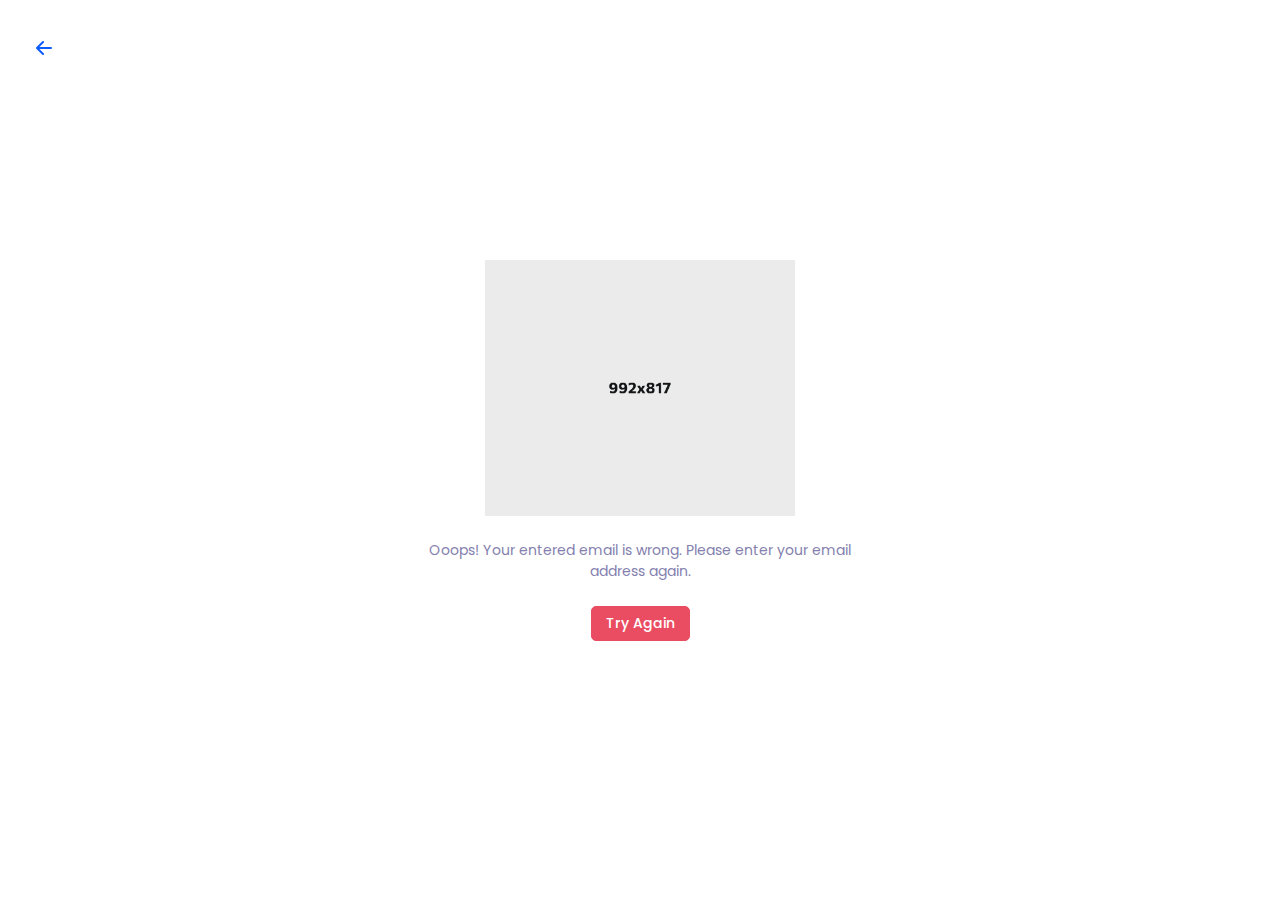
<file: page-forget-password-failed.html>
<!DOCTYPE html>
<html lang="en">

<head>
  <meta charset="utf-8">
  <meta name="viewport" content="width=device-width, initial-scale=1">
  <meta name="description" content="Dua Hati">
  <meta http-equiv="X-UA-Compatible" content="IE=edge">
  <meta name="theme-color" content="#f1f2fb">
  <meta name="apple-mobile-web-app-capable" content="yes">
  <meta name="apple-mobile-web-app-status-bar-style" content="black">
  <!-- The above 4 meta tags *must* come first in the head; any other head content must come *after* these tags -->
  <!-- Title -->
  <title>Dua Hati</title>
  <!-- Fonts -->
  <link rel="preconnect" href="https://fonts.gstatic.com">
  <link
    href="https://fonts.googleapis.com/css2?family=Poppins:ital,wght@0,100;0,200;0,300;0,400;0,500;0,600;0,700;0,800;0,900;1,100;1,200;1,300;1,400;1,500;1,600;1,700;1,800;1,900&amp;display=swap"
    rel="stylesheet">
  <!-- Favicon -->
  <link rel="icon" href="img/core-img/favicon.ico">
  <link rel="apple-touch-icon" href="img/icons/icon-96x96.png">
  <link rel="apple-touch-icon" sizes="152x152" href="img/icons/icon-152x152.png">
  <link rel="apple-touch-icon" sizes="167x167" href="img/icons/icon-167x167.png">
  <link rel="apple-touch-icon" sizes="180x180" href="img/icons/icon-180x180.png">
  <!-- CSS Libraries -->
  <link rel="stylesheet" href="css/bootstrap.min.css">
  <link rel="stylesheet" href="css/bootstrap-icons.css">
  <link rel="stylesheet" href="css/tiny-slider.css">
  <link rel="stylesheet" href="css/baguetteBox.min.css">
  <link rel="stylesheet" href="css/rangeslider.css">
  <link rel="stylesheet" href="css/vanilla-dataTables.min.css">
  <link rel="stylesheet" href="css/apexcharts.css">
  <!-- Core Stylesheet -->
  <link rel="stylesheet" href="style.css">
  <!-- Web App Manifest -->
  <link rel="manifest" href="manifest.json">
</head>

<body>
  <!-- Preloader -->
  <div id="preloader">
    <div class="spinner-grow text-primary" role="status"><span class="visually-hidden">Loading...</span></div>
  </div>
  <!-- Internet Connection Status -->
  <!-- # This code for showing internet connection status -->
  <div class="internet-connection-status" id="internetStatus"></div>
  <!-- Back Button -->
  <div class="login-back-button"><a href="login.html">
      <svg class="bi bi-arrow-left-short" width="32" height="32" viewBox="0 0 16 16" fill="currentColor"
        xmlns="http://www.w3.org/2000/svg">
        <path fill-rule="evenodd"
          d="M12 8a.5.5 0 0 1-.5.5H5.707l2.147 2.146a.5.5 0 0 1-.708.708l-3-3a.5.5 0 0 1 0-.708l3-3a.5.5 0 1 1 .708.708L5.707 7.5H11.5a.5.5 0 0 1 .5.5z">
        </path>
      </svg></a></div>
  <!-- Wrapper -->
  <div class="login-wrapper d-flex align-items-center justify-content-center text-center">
    <div class="custom-container">
      <div class="text-center px-4"><img class="login-intro-img mb-4" src="img/bg-img/38.png" alt="">
        <!-- Reset Password Message -->
        <p class="mb-4">Ooops! Your entered email is wrong. Please enter your email address again.</p>
        <!-- Go Back Button --><a class="btn btn-danger" href="page-forget-password.html">Try Again</a>
      </div>
    </div>
  </div>
  <!-- All JavaScript Files -->
  <script src="js/bootstrap.bundle.min.js"></script>
  <script src="js/slideToggle.min.js"></script>
  <script src="js/internet-status.js"></script>
  <script src="js/tiny-slider.js"></script>
  <script src="js/baguetteBox.min.js"></script>
  <script src="js/countdown.js"></script>
  <script src="js/rangeslider.min.js"></script>
  <script src="js/vanilla-dataTables.min.js"></script>
  <script src="js/index.js"></script>
  <script src="js/magic-grid.min.js"></script>
  <script src="js/dark-rtl.js"></script>
  <script src="js/active.js"></script>
  <!-- PWA -->
  <script src="js/pwa.js"></script>
</body>

</html>
</file>
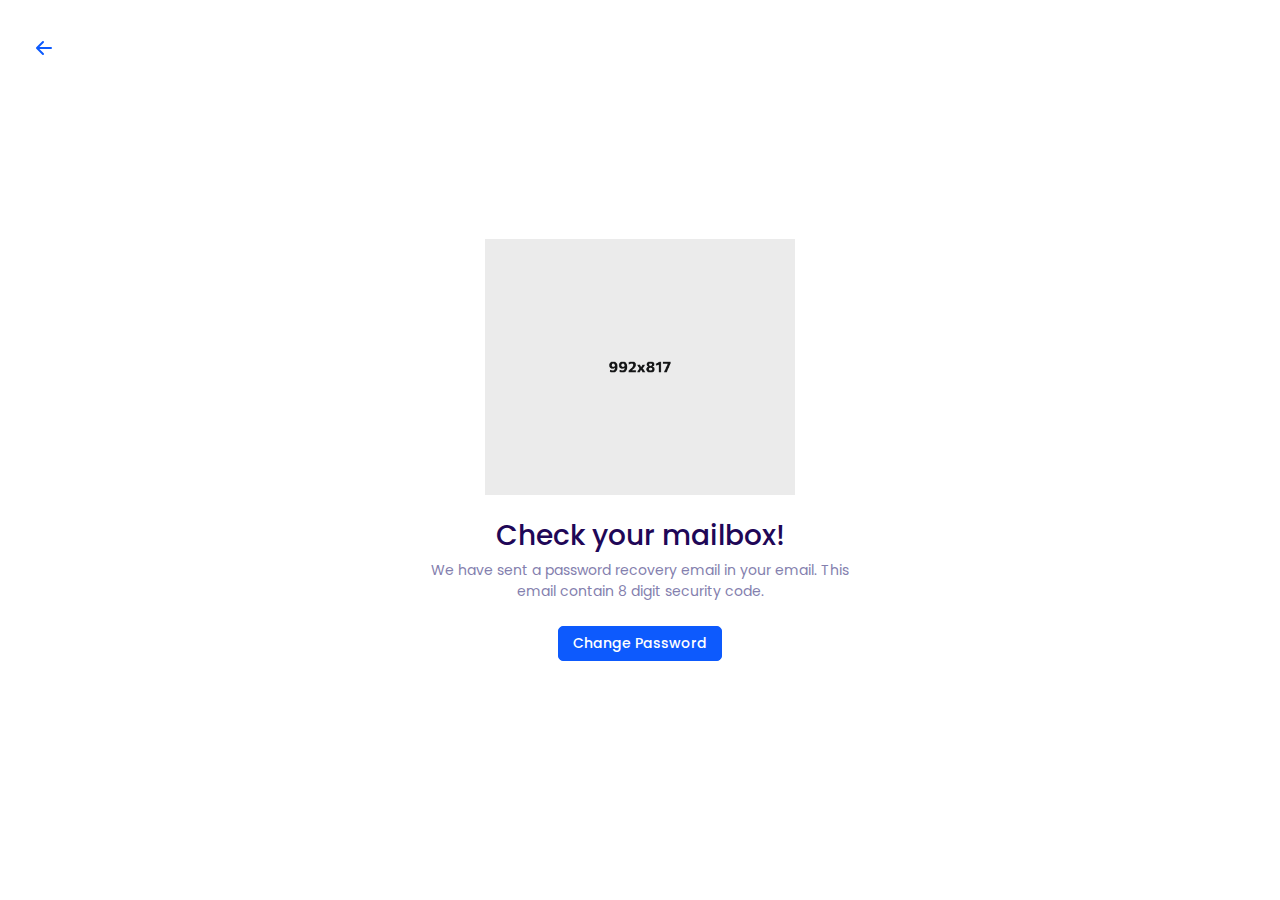
<file: page-forget-password-success.html>
<!DOCTYPE html>
<html lang="en">

<head>
  <meta charset="utf-8">
  <meta name="viewport" content="width=device-width, initial-scale=1">
  <meta name="description" content="Dua Hati">
  <meta http-equiv="X-UA-Compatible" content="IE=edge">
  <meta name="theme-color" content="#f1f2fb">
  <meta name="apple-mobile-web-app-capable" content="yes">
  <meta name="apple-mobile-web-app-status-bar-style" content="black">
  <!-- The above 4 meta tags *must* come first in the head; any other head content must come *after* these tags -->
  <!-- Title -->
  <title>Dua Hati</title>
  <!-- Fonts -->
  <link rel="preconnect" href="https://fonts.gstatic.com">
  <link
    href="https://fonts.googleapis.com/css2?family=Poppins:ital,wght@0,100;0,200;0,300;0,400;0,500;0,600;0,700;0,800;0,900;1,100;1,200;1,300;1,400;1,500;1,600;1,700;1,800;1,900&amp;display=swap"
    rel="stylesheet">
  <!-- Favicon -->
  <link rel="icon" href="img/core-img/favicon.ico">
  <link rel="apple-touch-icon" href="img/icons/icon-96x96.png">
  <link rel="apple-touch-icon" sizes="152x152" href="img/icons/icon-152x152.png">
  <link rel="apple-touch-icon" sizes="167x167" href="img/icons/icon-167x167.png">
  <link rel="apple-touch-icon" sizes="180x180" href="img/icons/icon-180x180.png">
  <!-- CSS Libraries -->
  <link rel="stylesheet" href="css/bootstrap.min.css">
  <link rel="stylesheet" href="css/bootstrap-icons.css">
  <link rel="stylesheet" href="css/tiny-slider.css">
  <link rel="stylesheet" href="css/baguetteBox.min.css">
  <link rel="stylesheet" href="css/rangeslider.css">
  <link rel="stylesheet" href="css/vanilla-dataTables.min.css">
  <link rel="stylesheet" href="css/apexcharts.css">
  <!-- Core Stylesheet -->
  <link rel="stylesheet" href="style.css">
  <!-- Web App Manifest -->
  <link rel="manifest" href="manifest.json">
</head>

<body>
  <!-- Preloader -->
  <div id="preloader">
    <div class="spinner-grow text-primary" role="status"><span class="visually-hidden">Loading...</span></div>
  </div>
  <!-- Internet Connection Status -->
  <!-- # This code for showing internet connection status -->
  <div class="internet-connection-status" id="internetStatus"></div>
  <!-- Back Button-->
  <div class="login-back-button"><a href="login.html">
      <svg class="bi bi-arrow-left-short" width="32" height="32" viewBox="0 0 16 16" fill="currentColor"
        xmlns="http://www.w3.org/2000/svg">
        <path fill-rule="evenodd"
          d="M12 8a.5.5 0 0 1-.5.5H5.707l2.147 2.146a.5.5 0 0 1-.708.708l-3-3a.5.5 0 0 1 0-.708l3-3a.5.5 0 1 1 .708.708L5.707 7.5H11.5a.5.5 0 0 1 .5.5z">
        </path>
      </svg></a></div>
  <!-- Wrapper -->
  <div class="login-wrapper d-flex align-items-center justify-content-center text-center">
    <div class="custom-container">
      <div class="text-center px-4"><img class="login-intro-img mb-4" src="img/bg-img/38.png" alt="">
        <h3>Check your mailbox!</h3>
        <p class="mb-4">We have sent a password recovery email in your email. This email contain 8 digit security code.
        </p>
        <!-- Go Back Button --><a class="btn btn-primary" href="page-change-password.html">Change Password</a>
      </div>
    </div>
  </div>
  <!-- All JavaScript Files -->
  <script src="js/bootstrap.bundle.min.js"></script>
  <script src="js/slideToggle.min.js"></script>
  <script src="js/internet-status.js"></script>
  <script src="js/tiny-slider.js"></script>
  <script src="js/baguetteBox.min.js"></script>
  <script src="js/countdown.js"></script>
  <script src="js/rangeslider.min.js"></script>
  <script src="js/vanilla-dataTables.min.js"></script>
  <script src="js/index.js"></script>
  <script src="js/magic-grid.min.js"></script>
  <script src="js/dark-rtl.js"></script>
  <script src="js/active.js"></script>
  <!-- PWA -->
  <script src="js/pwa.js"></script>
</body>

</html>
</file>
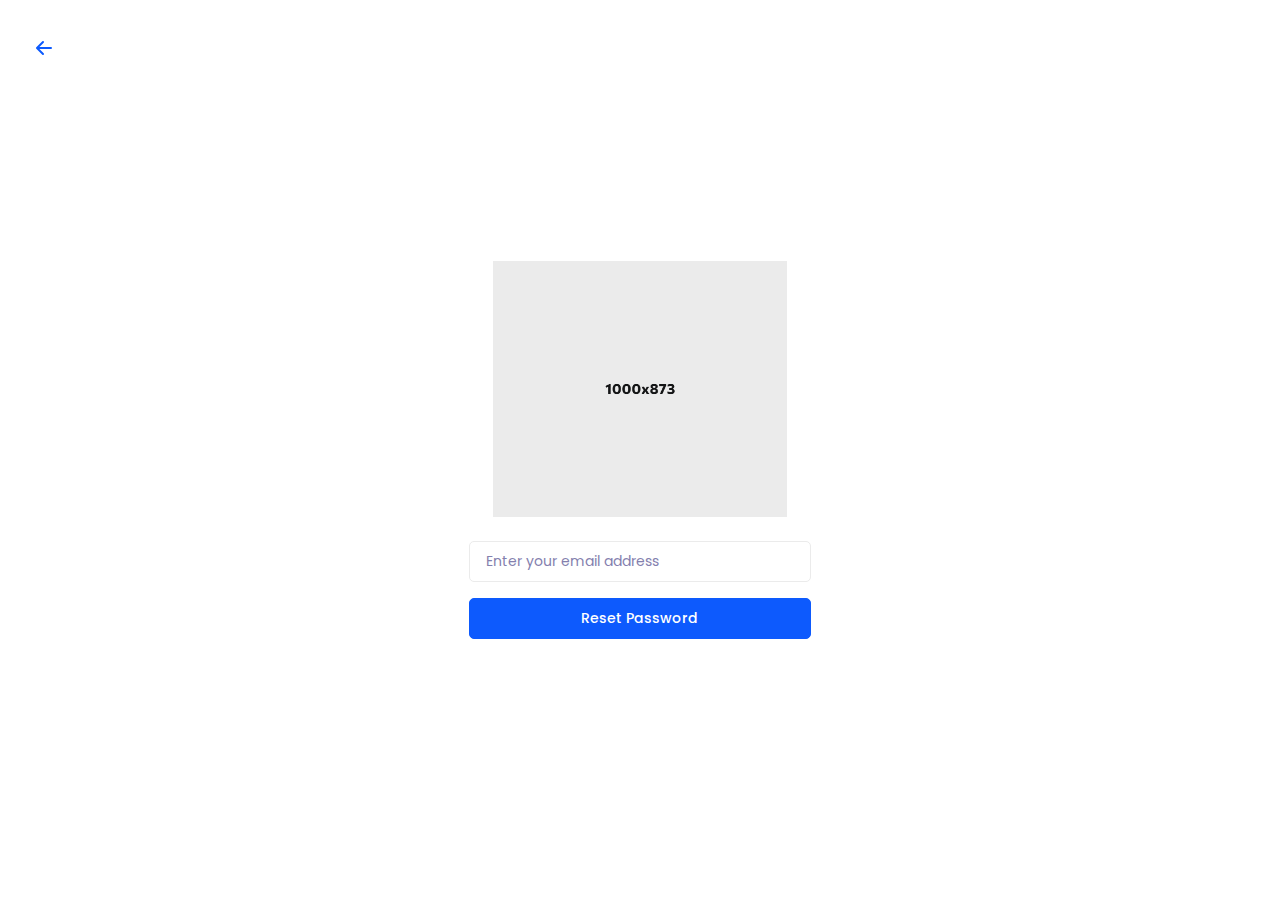
<file: page-forget-password.html>
<!DOCTYPE html>
<html lang="en">

<head>
  <meta charset="utf-8">
  <meta name="viewport" content="width=device-width, initial-scale=1">
  <meta name="description" content="Dua Hati">
  <meta http-equiv="X-UA-Compatible" content="IE=edge">
  <meta name="theme-color" content="#f1f2fb">
  <meta name="apple-mobile-web-app-capable" content="yes">
  <meta name="apple-mobile-web-app-status-bar-style" content="black">
  <!-- The above 4 meta tags *must* come first in the head; any other head content must come *after* these tags -->
  <!-- Title -->
  <title>Dua Hati</title>
  <!-- Fonts -->
  <link rel="preconnect" href="https://fonts.gstatic.com">
  <link
    href="https://fonts.googleapis.com/css2?family=Poppins:ital,wght@0,100;0,200;0,300;0,400;0,500;0,600;0,700;0,800;0,900;1,100;1,200;1,300;1,400;1,500;1,600;1,700;1,800;1,900&amp;display=swap"
    rel="stylesheet">
  <!-- Favicon -->
  <link rel="icon" href="img/core-img/favicon.ico">
  <link rel="apple-touch-icon" href="img/icons/icon-96x96.png">
  <link rel="apple-touch-icon" sizes="152x152" href="img/icons/icon-152x152.png">
  <link rel="apple-touch-icon" sizes="167x167" href="img/icons/icon-167x167.png">
  <link rel="apple-touch-icon" sizes="180x180" href="img/icons/icon-180x180.png">
  <!-- CSS Libraries -->
  <link rel="stylesheet" href="css/bootstrap.min.css">
  <link rel="stylesheet" href="css/bootstrap-icons.css">
  <link rel="stylesheet" href="css/tiny-slider.css">
  <link rel="stylesheet" href="css/baguetteBox.min.css">
  <link rel="stylesheet" href="css/rangeslider.css">
  <link rel="stylesheet" href="css/vanilla-dataTables.min.css">
  <link rel="stylesheet" href="css/apexcharts.css">
  <!-- Core Stylesheet -->
  <link rel="stylesheet" href="style.css">
  <!-- Web App Manifest -->
  <link rel="manifest" href="manifest.json">
</head>

<body>
  <!-- Preloader -->
  <div id="preloader">
    <div class="spinner-grow text-primary" role="status"><span class="visually-hidden">Loading...</span></div>
  </div>
  <!-- Internet Connection Status -->
  <!-- # This code for showing internet connection status -->
  <div class="internet-connection-status" id="internetStatus"></div>
  <!-- Back Button-->
  <div class="login-back-button"><a href="login.html">
      <svg class="bi bi-arrow-left-short" width="32" height="32" viewBox="0 0 16 16" fill="currentColor"
        xmlns="http://www.w3.org/2000/svg">
        <path fill-rule="evenodd"
          d="M12 8a.5.5 0 0 1-.5.5H5.707l2.147 2.146a.5.5 0 0 1-.708.708l-3-3a.5.5 0 0 1 0-.708l3-3a.5.5 0 1 1 .708.708L5.707 7.5H11.5a.5.5 0 0 1 .5.5z">
        </path>
      </svg></a></div>
  <!-- Login Wrapper Area -->
  <div class="login-wrapper d-flex align-items-center justify-content-center">
    <div class="custom-container">
      <div class="text-center px-4"><img class="login-intro-img" src="img/bg-img/37.png" alt=""></div>
      <!-- Register Form -->
      <div class="register-form mt-4">
        <form action="page-forget-password-success.html">
          <div class="form-group text-start mb-3">
            <input class="form-control" type="text" placeholder="Enter your email address">
          </div>
          <button class="btn btn-primary w-100" type="submit">Reset Password</button>
        </form>
      </div>
    </div>
  </div>
  <!-- All JavaScript Files -->
  <script src="js/bootstrap.bundle.min.js"></script>
  <script src="js/slideToggle.min.js"></script>
  <script src="js/internet-status.js"></script>
  <script src="js/tiny-slider.js"></script>
  <script src="js/baguetteBox.min.js"></script>
  <script src="js/countdown.js"></script>
  <script src="js/rangeslider.min.js"></script>
  <script src="js/vanilla-dataTables.min.js"></script>
  <script src="js/index.js"></script>
  <script src="js/magic-grid.min.js"></script>
  <script src="js/dark-rtl.js"></script>
  <script src="js/active.js"></script>
  <!-- PWA -->
  <script src="js/pwa.js"></script>
</body>

</html>
</file>
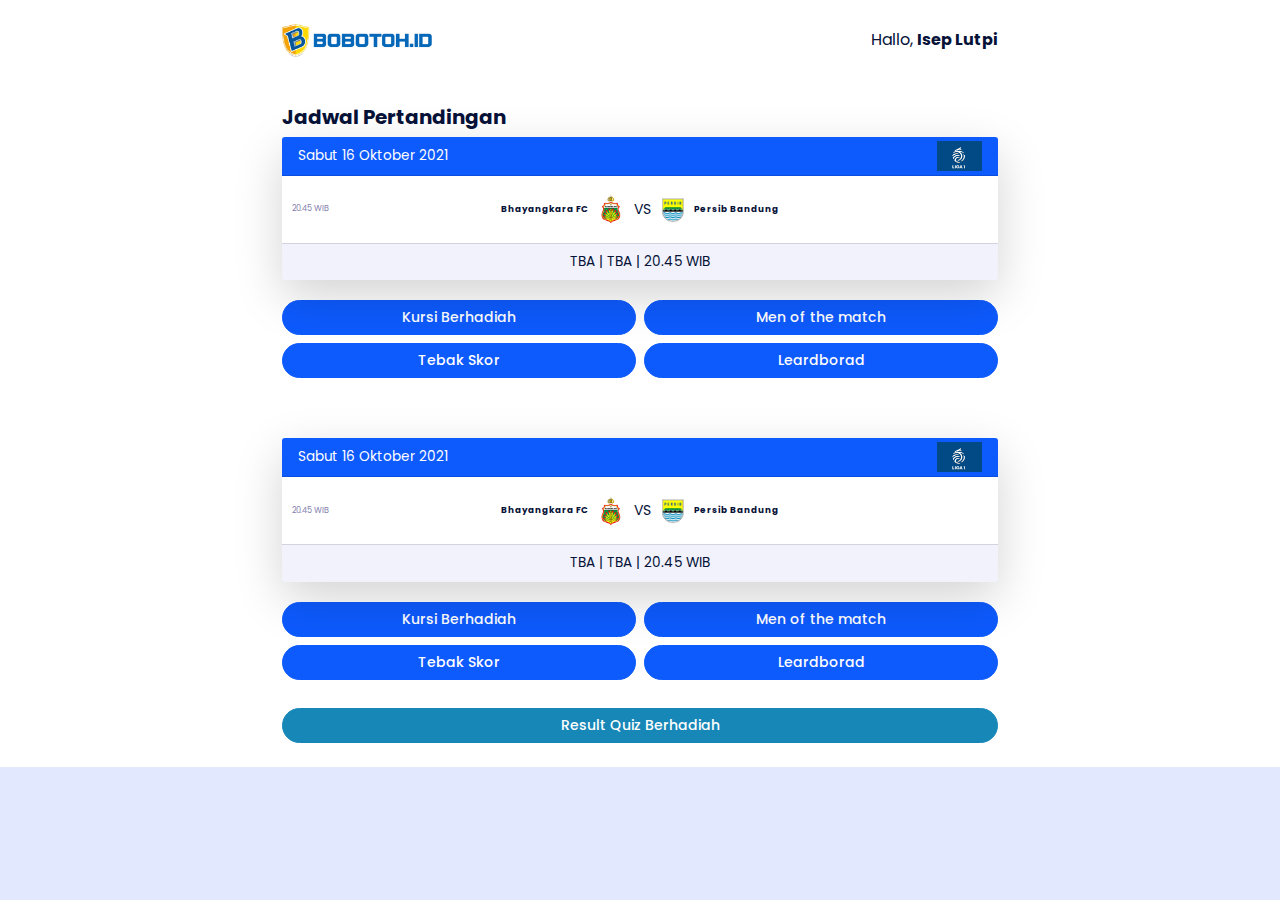
<file: page-home.html>
<!DOCTYPE html>
<html lang="en">

<head>
  <meta charset="utf-8">
  <meta name="viewport" content="width=device-width, initial-scale=1">
  <meta name="description" content="NOBAR TE BARENG">
  <meta http-equiv="X-UA-Compatible" content="IE=edge">
  <meta name="theme-color" content="#0134d4">
  <meta name="apple-mobile-web-app-capable" content="yes">
  <meta name="apple-mobile-web-app-status-bar-style" content="black">
  <!-- The above 4 meta tags *must* come first in the head; any other head content must come *after* these tags -->
  <!-- Title -->
  <title>NOBAR TE BARENG</title>
  <!-- Fonts -->
  <link rel="preconnect" href="https://fonts.gstatic.com">
  <link
    href="https://fonts.googleapis.com/css2?family=Poppins:ital,wght@0,100;0,200;0,300;0,400;0,500;0,600;0,700;0,800;0,900;1,100;1,200;1,300;1,400;1,500;1,600;1,700;1,800;1,900&amp;display=swap"
    rel="stylesheet">
  <!-- Favicon -->
  <link rel="icon" href="img/core-img/favicon.ico">
  <link rel="apple-touch-icon" href="img/icons/icon-96x96.png">
  <link rel="apple-touch-icon" sizes="152x152" href="img/icons/icon-152x152.png">
  <link rel="apple-touch-icon" sizes="167x167" href="img/icons/icon-167x167.png">
  <link rel="apple-touch-icon" sizes="180x180" href="img/icons/icon-180x180.png">
  <!-- CSS Libraries -->
  <link rel="stylesheet" href="css/bootstrap.min.css">
  <link rel="stylesheet" href="css/bootstrap-icons.css">
  <link rel="stylesheet" href="css/tiny-slider.css">
  <link rel="stylesheet" href="css/baguetteBox.min.css">
  <link rel="stylesheet" href="css/rangeslider.css">
  <link rel="stylesheet" href="css/vanilla-dataTables.min.css">
  <link rel="stylesheet" href="css/apexcharts.css">
  <!-- Core Stylesheet -->
  <link rel="stylesheet" href="style.css">
  <!-- Web App Manifest -->
  <link rel="manifest" href="manifest.json">
</head>

<body class="bg-white">
  <!-- Preloader -->
  <div id="preloader">
    <div class="spinner-grow text-primary" role="status"><span class="visually-hidden">Loading...</span></div>
  </div>
  <!-- Internet Connection Status -->
  <!-- # This code for showing internet connection status -->
  <div class="internet-connection-status" id="internetStatus"></div>
  <div class="page-content-wrapper py-4 my-0">
    <div class="container">
      <div class="d-flex justify-content-between align-items-center">
        <img src="./img/custom/login/logo.png" alt="" style="max-width: 150px;">
        <div>
          <span class="text-dark">Hallo, </span>
          <span class="text-dark fw-bold">Isep Lutpi</span>
        </div>
      </div>
      <h1 class="text-dark h5 fw-bold mt-5">Jadwal Pertandingan</h1>
      <div class="card shadow-lg">
        <div class="card-header bg-primary d-flex justify-content-between align-items-center py-1">
          <span class="text-white" style="font-size: .85rem;">
            Sabut 16 Oktober 2021
          </span>
          <div>
            <img src="./img/custom/logo_liga_1.jpeg" alt="" style="max-height: 30px;">
          </div>
        </div>
        <div class="card-body p-3 d-flex justify-content-center align-items-center">
          <span style="position: absolute; left: 10px; font-size: .5rem;">20.45 WIB</span>

          <div class="d-flex justify-content-between align-items-center" style="height: 35px;">
            <span class="text-dark fw-bold  me-2" style="font-size: .55rem;">Bhayangkara FC</span>
            <img src="./img/custom/logo_club/bhayangkarafc.png" alt="" style="max-width: 30px;">
          </div>

          <small class="text-dark mx-2">VS</small>

          <div class="d-flex justify-content-between align-items-center" style="height: 35px;">
            <img src="./img/custom/logo_club/persib.png" alt="" style="max-width: 27px;">
            <span class="text-dark fw-bold ms-2" style="font-size: .55rem;">Persib Bandung</span>
          </div>
        </div>
        <div class="card-footer bg-light text-center text-dark" style="font-size: .85rem;">TBA | TBA | 20.45 WIB</div>
      </div>
      <div class="row p-2 my-2 mb-5">
        <div class="col-6 p-1"><a href="./kursi-berhadiah1.html" class="btn btn-primary"
            style="width: 100%; border-radius: 25px;">Kursi
            Berhadiah</a></div>
        <div class="col-6 p-1"><a href="./pilih-men-of-the-match.html" class="btn btn-primary"
            style="width: 100%; border-radius: 25px;">Men of the
            match</a></div>
        <div class="col-6 p-1"><a href="./tebak-skor.html" class="btn btn-primary"
            style="width: 100%; border-radius: 25px;">Tebak
            Skor</a></div>
        <div class="col-6 p-1"><a href="./leardboard.html" class="btn btn-primary"
            style="width: 100%; border-radius: 25px;">Leardborad</a></div>
      </div>

      <div class="card shadow-lg">
        <div class="card-header bg-primary d-flex justify-content-between align-items-center py-1">
          <span class="text-white" style="font-size: .85rem;">
            Sabut 16 Oktober 2021
          </span>
          <div>
            <img src="./img/custom/logo_liga_1.jpeg" alt="" style="max-height: 30px;">
          </div>
        </div>
        <div class="card-body p-3 d-flex justify-content-center align-items-center">
          <span style="position: absolute; left: 10px; font-size: .5rem;">20.45 WIB</span>

          <div class="d-flex justify-content-between align-items-center" style="height: 35px;">
            <span class="text-dark fw-bold  me-2" style="font-size: .55rem;">Bhayangkara FC</span>
            <img src="./img/custom/logo_club/bhayangkarafc.png" alt="" style="max-width: 30px;">
          </div>

          <small class="text-dark mx-2">VS</small>

          <div class="d-flex justify-content-between align-items-center" style="height: 35px;">
            <img src="./img/custom/logo_club/persib.png" alt="" style="max-width: 27px;">
            <span class="text-dark fw-bold ms-2" style="font-size: .55rem;">Persib Bandung</span>
          </div>
        </div>
        <div class="card-footer bg-light text-center text-dark" style="font-size: .85rem;">TBA | TBA | 20.45 WIB</div>
      </div>
      <div class="row p-2 my-2 mb-3">
        <div class="col-6 p-1"><a href="./kursi-berhadiah1.html" class="btn btn-primary"
            style="width: 100%; border-radius: 25px;">Kursi
            Berhadiah</a></div>
        <div class="col-6 p-1"><a href="./pilih-men-of-the-match.html" class="btn btn-primary"
            style="width: 100%; border-radius: 25px;">Men of the
            match</a></div>
        <div class="col-6 p-1"><a href="./tebak-skor.html" class="btn btn-primary"
            style="width: 100%; border-radius: 25px;">Tebak
            Skor</a></div>
        <div class="col-6 p-1"><a href="./leardboard.html" class="btn btn-primary"
            style="width: 100%; border-radius: 25px;">Leardborad</a></div>
      </div>

      <div class="d-grid gap-2  mt-3">
        <a href="./result-quiz-berhadiah.html" class="btn btn-info" type="submit" style="border-radius: 30px;">Result
          Quiz Berhadiah</a>
      </div>
    </div>
  </div>
  <!-- All JavaScript Files -->
  <script src="js/bootstrap.bundle.min.js"></script>
  <script src="js/slideToggle.min.js"></script>
  <script src="js/internet-status.js"></script>
  <script src="js/tiny-slider.js"></script>
  <script src="js/baguetteBox.min.js"></script>
  <script src="js/countdown.js"></script>
  <script src="js/rangeslider.min.js"></script>
  <script src="js/vanilla-dataTables.min.js"></script>
  <script src="js/index.js"></script>
  <script src="js/magic-grid.min.js"></script>
  <script src="js/dark-rtl.js"></script>
  <script src="js/active.js"></script>
  <!-- PWA -->
  <script src="js/pwa.js"></script>
</body>

</html>
</file>
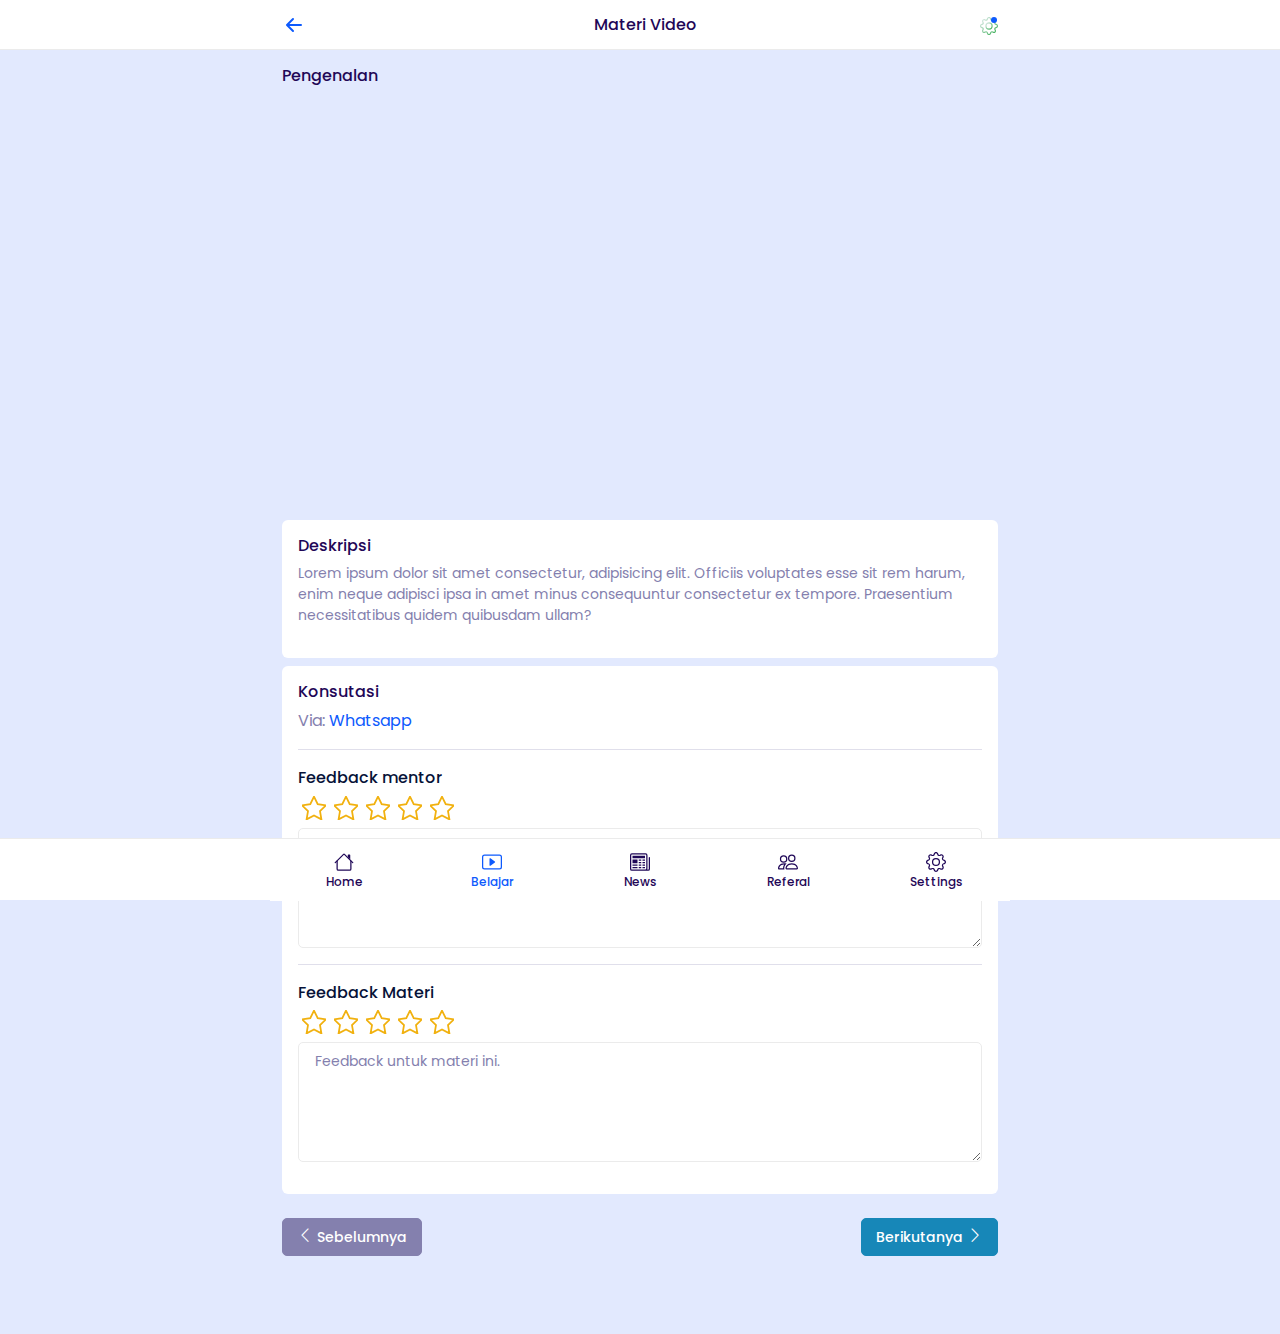
<file: page-kelas-isi.html>
<!DOCTYPE html>
<html lang="en">

<head>
  <meta charset="utf-8">
  <meta name="viewport" content="width=device-width, initial-scale=1">
  <meta name="description" content="Dua Hati">
  <meta http-equiv="X-UA-Compatible" content="IE=edge">
  <meta name="theme-color" content="#f1f2fb">
  <meta name="apple-mobile-web-app-capable" content="yes">
  <meta name="apple-mobile-web-app-status-bar-style" content="black">
  <!-- The above 4 meta tags *must* come first in the head; any other head content must come *after* these tags -->
  <!-- Title -->
  <title>Dua Hati</title>
  <!-- Fonts -->
  <link rel="preconnect" href="https://fonts.gstatic.com">
  <link
    href="https://fonts.googleapis.com/css2?family=Poppins:ital,wght@0,100;0,200;0,300;0,400;0,500;0,600;0,700;0,800;0,900;1,100;1,200;1,300;1,400;1,500;1,600;1,700;1,800;1,900&amp;display=swap"
    rel="stylesheet">
  <!-- Favicon -->
  <link rel="icon" href="img/core-img/favicon.ico">
  <link rel="apple-touch-icon" href="img/icons/icon-96x96.png">
  <link rel="apple-touch-icon" sizes="152x152" href="img/icons/icon-152x152.png">
  <link rel="apple-touch-icon" sizes="167x167" href="img/icons/icon-167x167.png">
  <link rel="apple-touch-icon" sizes="180x180" href="img/icons/icon-180x180.png">
  <!-- CSS Libraries -->
  <link rel="stylesheet" href="css/bootstrap.min.css">
  <link rel="stylesheet" href="css/bootstrap-icons.css">
  <link rel="stylesheet" href="css/tiny-slider.css">
  <link rel="stylesheet" href="css/baguetteBox.min.css">
  <link rel="stylesheet" href="css/rangeslider.css">
  <link rel="stylesheet" href="css/vanilla-dataTables.min.css">
  <link rel="stylesheet" href="css/apexcharts.css">
  <!-- Core Stylesheet -->
  <link rel="stylesheet" href="style.css">
  <!-- Web App Manifest -->
  <link rel="manifest" href="manifest.json">
</head>

<body>
  <!-- Preloader -->
  <div id="preloader">
    <div class="spinner-grow text-primary" role="status"><span class="visually-hidden">Loading...</span></div>
  </div>
  <!-- Internet Connection Status -->
  <!-- # This code for showing internet connection status -->
  <div class="internet-connection-status" id="internetStatus"></div>
  <!-- Dark mode switching -->
  <div class="dark-mode-switching">
    <div class="d-flex w-100 h-100 align-items-center justify-content-center">
      <div class="dark-mode-text text-center">
        <svg class="bi bi-moon" xmlns="http://www.w3.org/2000/svg" width="32" height="32" fill="currentColor"
          viewBox="0 0 16 16">
          <path fill-rule="evenodd"
            d="M14.53 10.53a7 7 0 0 1-9.058-9.058A7.003 7.003 0 0 0 8 15a7.002 7.002 0 0 0 6.53-4.47z"></path>
        </svg>
        <p class="mb-0">Switching to dark mode</p>
      </div>
      <div class="light-mode-text text-center">
        <svg class="bi bi-brightness-high" xmlns="http://www.w3.org/2000/svg" width="30" height="30" fill="currentColor"
          viewBox="0 0 16 16">
          <path
            d="M8 11a3 3 0 1 1 0-6 3 3 0 0 1 0 6zm0 1a4 4 0 1 0 0-8 4 4 0 0 0 0 8zM8 0a.5.5 0 0 1 .5.5v2a.5.5 0 0 1-1 0v-2A.5.5 0 0 1 8 0zm0 13a.5.5 0 0 1 .5.5v2a.5.5 0 0 1-1 0v-2A.5.5 0 0 1 8 13zm8-5a.5.5 0 0 1-.5.5h-2a.5.5 0 0 1 0-1h2a.5.5 0 0 1 .5.5zM3 8a.5.5 0 0 1-.5.5h-2a.5.5 0 0 1 0-1h2A.5.5 0 0 1 3 8zm10.657-5.657a.5.5 0 0 1 0 .707l-1.414 1.415a.5.5 0 1 1-.707-.708l1.414-1.414a.5.5 0 0 1 .707 0zm-9.193 9.193a.5.5 0 0 1 0 .707L3.05 13.657a.5.5 0 0 1-.707-.707l1.414-1.414a.5.5 0 0 1 .707 0zm9.193 2.121a.5.5 0 0 1-.707 0l-1.414-1.414a.5.5 0 0 1 .707-.707l1.414 1.414a.5.5 0 0 1 0 .707zM4.464 4.465a.5.5 0 0 1-.707 0L2.343 3.05a.5.5 0 1 1 .707-.707l1.414 1.414a.5.5 0 0 1 0 .708z">
          </path>
        </svg>
        <p class="mb-0">Switching to light mode</p>
      </div>
    </div>
  </div>
  <!-- RTL mode switching -->
  <div class="rtl-mode-switching">
    <div class="d-flex w-100 h-100 align-items-center justify-content-center">
      <div class="rtl-mode-text text-center">
        <svg class="bi bi-text-right" xmlns="http://www.w3.org/2000/svg" width="32" height="32" fill="currentColor"
          viewBox="0 0 16 16">
          <path fill-rule="evenodd"
            d="M6 12.5a.5.5 0 0 1 .5-.5h7a.5.5 0 0 1 0 1h-7a.5.5 0 0 1-.5-.5zm-4-3a.5.5 0 0 1 .5-.5h11a.5.5 0 0 1 0 1h-11a.5.5 0 0 1-.5-.5zm4-3a.5.5 0 0 1 .5-.5h7a.5.5 0 0 1 0 1h-7a.5.5 0 0 1-.5-.5zm-4-3a.5.5 0 0 1 .5-.5h11a.5.5 0 0 1 0 1h-11a.5.5 0 0 1-.5-.5z">
          </path>
        </svg>
        <p class="mb-0">Switching to RTL mode</p>
      </div>
      <div class="ltr-mode-text text-center">
        <svg class="bi bi-text-left" xmlns="http://www.w3.org/2000/svg" width="32" height="32" fill="currentColor"
          viewBox="0 0 16 16">
          <path fill-rule="evenodd"
            d="M2 12.5a.5.5 0 0 1 .5-.5h7a.5.5 0 0 1 0 1h-7a.5.5 0 0 1-.5-.5zm0-3a.5.5 0 0 1 .5-.5h11a.5.5 0 0 1 0 1h-11a.5.5 0 0 1-.5-.5zm0-3a.5.5 0 0 1 .5-.5h7a.5.5 0 0 1 0 1h-7a.5.5 0 0 1-.5-.5zm0-3a.5.5 0 0 1 .5-.5h11a.5.5 0 0 1 0 1h-11a.5.5 0 0 1-.5-.5z">
          </path>
        </svg>
        <p class="mb-0">Switching to default mode</p>
      </div>
    </div>
  </div>
  <!-- Setting Popup Overlay -->
  <div id="setting-popup-overlay"></div>
  <!-- Setting Popup Card -->
  <div class="card setting-popup-card shadow-lg" id="settingCard">
    <div class="card-body">
      <div class="container">
        <div class="setting-heading d-flex align-items-center justify-content-between mb-3">
          <p class="mb-0">Settings</p>
          <div class="btn-close" id="settingCardClose"></div>
        </div>
        <div class="single-setting-panel">
          <div class="form-check form-switch mb-2">
            <input class="form-check-input" type="checkbox" id="availabilityStatus" checked>
            <label class="form-check-label" for="availabilityStatus">Availability status</label>
          </div>
        </div>
        <div class="single-setting-panel">
          <div class="form-check form-switch mb-2">
            <input class="form-check-input" type="checkbox" id="sendMeNotifications" checked>
            <label class="form-check-label" for="sendMeNotifications">Send me notifications</label>
          </div>
        </div>
        <div class="single-setting-panel">
          <div class="form-check form-switch mb-2">
            <input class="form-check-input" type="checkbox" id="darkSwitch">
            <label class="form-check-label" for="darkSwitch">Dark mode</label>
          </div>
        </div>
        <div class="single-setting-panel">
          <div class="form-check form-switch">
            <input class="form-check-input" type="checkbox" id="rtlSwitch">
            <label class="form-check-label" for="rtlSwitch">RTL mode</label>
          </div>
        </div>
      </div>
    </div>
  </div>
  <!-- Header Area -->
  <div class="header-area" id="headerArea">
    <div class="container">
      <!-- Header Content -->
      <div class="header-content position-relative d-flex align-items-center justify-content-between">
        <!-- Back Button -->
        <div class="back-button"><a href="page-kelas.html">
            <svg class="bi bi-arrow-left-short" width="32" height="32" viewBox="0 0 16 16" fill="currentColor"
              xmlns="http://www.w3.org/2000/svg">
              <path fill-rule="evenodd"
                d="M12 8a.5.5 0 0 1-.5.5H5.707l2.147 2.146a.5.5 0 0 1-.708.708l-3-3a.5.5 0 0 1 0-.708l3-3a.5.5 0 1 1 .708.708L5.707 7.5H11.5a.5.5 0 0 1 .5.5z">
              </path>
            </svg></a></div>
        <!-- Page Title -->
        <div class="page-heading">
          <h6 class="mb-0">Materi Video</h6>
        </div>
        <!-- Settings -->
        <div class="setting-wrapper">
          <div class="setting-trigger-btn" id="settingTriggerBtn">
            <svg class="bi bi-gear" width="18" height="18" viewBox="0 0 16 16" fill="url(#gradientSettings)"
              xmlns="http://www.w3.org/2000/svg">
              <defs>
                <linearGradient id="gradientSettings" spreadMethod="pad" x1="0%" y1="0%" x2="100%" y2="100%">
                  <stop offset="0" style="stop-color: #f1f2fb; stop-opacity:1;"></stop>
                  <stop offset="100%" style="stop-color: #28a745; stop-opacity:1;"></stop>
                </linearGradient>
              </defs>
              <path fill-rule="evenodd"
                d="M8.837 1.626c-.246-.835-1.428-.835-1.674 0l-.094.319A1.873 1.873 0 0 1 4.377 3.06l-.292-.16c-.764-.415-1.6.42-1.184 1.185l.159.292a1.873 1.873 0 0 1-1.115 2.692l-.319.094c-.835.246-.835 1.428 0 1.674l.319.094a1.873 1.873 0 0 1 1.115 2.693l-.16.291c-.415.764.42 1.6 1.185 1.184l.292-.159a1.873 1.873 0 0 1 2.692 1.116l.094.318c.246.835 1.428.835 1.674 0l.094-.319a1.873 1.873 0 0 1 2.693-1.115l.291.16c.764.415 1.6-.42 1.184-1.185l-.159-.291a1.873 1.873 0 0 1 1.116-2.693l.318-.094c.835-.246.835-1.428 0-1.674l-.319-.094a1.873 1.873 0 0 1-1.115-2.692l.16-.292c.415-.764-.42-1.6-1.185-1.184l-.291.159A1.873 1.873 0 0 1 8.93 1.945l-.094-.319zm-2.633-.283c.527-1.79 3.065-1.79 3.592 0l.094.319a.873.873 0 0 0 1.255.52l.292-.16c1.64-.892 3.434.901 2.54 2.541l-.159.292a.873.873 0 0 0 .52 1.255l.319.094c1.79.527 1.79 3.065 0 3.592l-.319.094a.873.873 0 0 0-.52 1.255l.16.292c.893 1.64-.902 3.434-2.541 2.54l-.292-.159a.873.873 0 0 0-1.255.52l-.094.319c-.527 1.79-3.065 1.79-3.592 0l-.094-.319a.873.873 0 0 0-1.255-.52l-.292.16c-1.64.893-3.433-.902-2.54-2.541l.159-.292a.873.873 0 0 0-.52-1.255l-.319-.094c-1.79-.527-1.79-3.065 0-3.592l.319-.094a.873.873 0 0 0 .52-1.255l-.16-.292c-.892-1.64.902-3.433 2.541-2.54l.292.159a.873.873 0 0 0 1.255-.52l.094-.319z">
              </path>
              <path fill-rule="evenodd"
                d="M8 5.754a2.246 2.246 0 1 0 0 4.492 2.246 2.246 0 0 0 0-4.492zM4.754 8a3.246 3.246 0 1 1 6.492 0 3.246 3.246 0 0 1-6.492 0z">
              </path>
            </svg><span></span>
          </div>
        </div>
      </div>
    </div>
  </div>
  <div class="page-content-wrapper py-3">
    <div class="container">
      <!-- Element Heading -->
      <div class="element-heading">
        <h5 class="h6">Pengenalan</h5>
      </div>
    </div>
    <div class="container">
      <!-- 16:9 Aspect Ratio -->
      <div class="ratio ratio-16x9 mb-4">
        <iframe src="https://www.youtube.com/embed/lFGvqvPh5jI"></iframe>
      </div>
    </div>
    <div class="container">
      <div class="card mt-2">
        <div class="card-body p-3">
          <h5 class="h6">Deskripsi</h5>
          <p>Lorem ipsum dolor sit amet consectetur, adipisicing elit. Officiis voluptates esse sit rem harum, enim
            neque adipisci ipsa in amet minus consequuntur consectetur ex tempore. Praesentium necessitatibus quidem
            quibusdam ullam?</p>
        </div>
      </div>
      <div class="card mt-2">
        <div class="card-body p-3">
          <h6 class="h6">Konsutasi</h6>
          Via: <a href="https://api.whatsapp.com/send?phone=085798132505">Whatsapp</a>
          <hr>
          <label class="h6 text-dark" for="feedback">Feedback mentor</label>
          <div class="rating-card-three text-left mb-2">
            <div class="stars justify-content-end">
              <input class="stars-checkbox" id="first-star" type="radio" name="star">
              <label class="stars-star" for="first-star">
                <svg class="star-icon" id="star1" version="1.1" xmlns="http://www.w3.org/2000/svg"
                  xmlns:xlink="http://www.w3.org/1999/xlink" x="0px" y="0px" viewBox="0 0 53.867 53.867"
                  style="enable-background:new 0 0 53.867 53.867;" xml:space="preserve">
                  <polygon
                    points="26.934,1.318 35.256,18.182 53.867,20.887 40.4,34.013 43.579,52.549 26.934,43.798 10.288,52.549 13.467,34.013 0,20.887 18.611,18.182">
                  </polygon>
                </svg>
              </label>
              <input class="stars-checkbox" id="second-star" type="radio" name="star">
              <label class="stars-star" for="second-star">
                <svg class="star-icon" id="star2" version="1.1" xmlns="http://www.w3.org/2000/svg"
                  xmlns:xlink="http://www.w3.org/1999/xlink" x="0px" y="0px" viewBox="0 0 53.867 53.867"
                  style="enable-background:new 0 0 53.867 53.867;" xml:space="preserve">
                  <polygon
                    points="26.934,1.318 35.256,18.182 53.867,20.887 40.4,34.013 43.579,52.549 26.934,43.798 10.288,52.549 13.467,34.013 0,20.887 18.611,18.182">
                  </polygon>
                </svg>
              </label>
              <input class="stars-checkbox" id="third-star" type="radio" name="star">
              <label class="stars-star" for="third-star">
                <svg class="star-icon" id="star3" version="1.1" xmlns="http://www.w3.org/2000/svg"
                  xmlns:xlink="http://www.w3.org/1999/xlink" x="0px" y="0px" viewBox="0 0 53.867 53.867"
                  style="enable-background:new 0 0 53.867 53.867;" xml:space="preserve">
                  <polygon
                    points="26.934,1.318 35.256,18.182 53.867,20.887 40.4,34.013 43.579,52.549 26.934,43.798 10.288,52.549 13.467,34.013 0,20.887 18.611,18.182">
                  </polygon>
                </svg>
              </label>
              <input class="stars-checkbox" id="fourth-star" type="radio" name="star">
              <label class="stars-star" for="fourth-star">
                <svg class="star-icon" id="star4" version="1.1" xmlns="http://www.w3.org/2000/svg"
                  xmlns:xlink="http://www.w3.org/1999/xlink" x="0px" y="0px" viewBox="0 0 53.867 53.867"
                  style="enable-background:new 0 0 53.867 53.867;" xml:space="preserve">
                  <polygon
                    points="26.934,1.318 35.256,18.182 53.867,20.887 40.4,34.013 43.579,52.549 26.934,43.798 10.288,52.549 13.467,34.013 0,20.887 18.611,18.182">
                  </polygon>
                </svg>
              </label>
              <input class="stars-checkbox" id="fifth-star" type="radio" name="star">
              <label class="stars-star" for="fifth-star">
                <svg class="star-icon" id="star5" version="1.1" xmlns="http://www.w3.org/2000/svg"
                  xmlns:xlink="http://www.w3.org/1999/xlink" x="0px" y="0px" viewBox="0 0 53.867 53.867"
                  style="enable-background:new 0 0 53.867 53.867;" xml:space="preserve">
                  <polygon
                    points="26.934,1.318 35.256,18.182 53.867,20.887 40.4,34.013 43.579,52.549 26.934,43.798 10.288,52.549 13.467,34.013 0,20.887 18.611,18.182">
                  </polygon>
                </svg>
              </label>
            </div>
          </div>
          <div class="form-group">
            <textarea class="form-control" id="feedback" name="textarea" cols="3" rows="5"
              placeholder="Feedback untuk mentor pada materi ini."></textarea>
          </div>
          <hr>
          <label class="h6 text-dark" for="feedback">Feedback Materi</label>
          <div class="rating-card-three text-left mb-2">
            <div class="stars justify-content-end">
              <input class="stars-checkbox" id="first-star" type="radio" name="star">
              <label class="stars-star" for="first-star">
                <svg class="star-icon" id="star1" version="1.1" xmlns="http://www.w3.org/2000/svg"
                  xmlns:xlink="http://www.w3.org/1999/xlink" x="0px" y="0px" viewBox="0 0 53.867 53.867"
                  style="enable-background:new 0 0 53.867 53.867;" xml:space="preserve">
                  <polygon
                    points="26.934,1.318 35.256,18.182 53.867,20.887 40.4,34.013 43.579,52.549 26.934,43.798 10.288,52.549 13.467,34.013 0,20.887 18.611,18.182">
                  </polygon>
                </svg>
              </label>
              <input class="stars-checkbox" id="second-star" type="radio" name="star">
              <label class="stars-star" for="second-star">
                <svg class="star-icon" id="star2" version="1.1" xmlns="http://www.w3.org/2000/svg"
                  xmlns:xlink="http://www.w3.org/1999/xlink" x="0px" y="0px" viewBox="0 0 53.867 53.867"
                  style="enable-background:new 0 0 53.867 53.867;" xml:space="preserve">
                  <polygon
                    points="26.934,1.318 35.256,18.182 53.867,20.887 40.4,34.013 43.579,52.549 26.934,43.798 10.288,52.549 13.467,34.013 0,20.887 18.611,18.182">
                  </polygon>
                </svg>
              </label>
              <input class="stars-checkbox" id="third-star" type="radio" name="star">
              <label class="stars-star" for="third-star">
                <svg class="star-icon" id="star3" version="1.1" xmlns="http://www.w3.org/2000/svg"
                  xmlns:xlink="http://www.w3.org/1999/xlink" x="0px" y="0px" viewBox="0 0 53.867 53.867"
                  style="enable-background:new 0 0 53.867 53.867;" xml:space="preserve">
                  <polygon
                    points="26.934,1.318 35.256,18.182 53.867,20.887 40.4,34.013 43.579,52.549 26.934,43.798 10.288,52.549 13.467,34.013 0,20.887 18.611,18.182">
                  </polygon>
                </svg>
              </label>
              <input class="stars-checkbox" id="fourth-star" type="radio" name="star">
              <label class="stars-star" for="fourth-star">
                <svg class="star-icon" id="star4" version="1.1" xmlns="http://www.w3.org/2000/svg"
                  xmlns:xlink="http://www.w3.org/1999/xlink" x="0px" y="0px" viewBox="0 0 53.867 53.867"
                  style="enable-background:new 0 0 53.867 53.867;" xml:space="preserve">
                  <polygon
                    points="26.934,1.318 35.256,18.182 53.867,20.887 40.4,34.013 43.579,52.549 26.934,43.798 10.288,52.549 13.467,34.013 0,20.887 18.611,18.182">
                  </polygon>
                </svg>
              </label>
              <input class="stars-checkbox" id="fifth-star" type="radio" name="star">
              <label class="stars-star" for="fifth-star">
                <svg class="star-icon" id="star5" version="1.1" xmlns="http://www.w3.org/2000/svg"
                  xmlns:xlink="http://www.w3.org/1999/xlink" x="0px" y="0px" viewBox="0 0 53.867 53.867"
                  style="enable-background:new 0 0 53.867 53.867;" xml:space="preserve">
                  <polygon
                    points="26.934,1.318 35.256,18.182 53.867,20.887 40.4,34.013 43.579,52.549 26.934,43.798 10.288,52.549 13.467,34.013 0,20.887 18.611,18.182">
                  </polygon>
                </svg>
              </label>
            </div>
          </div>
          <div class="form-group">
            <textarea class="form-control" id="feedback" name="textarea" cols="3" rows="5"
              placeholder="Feedback untuk materi ini."></textarea>
          </div>
        </div>
      </div>
    </div>
    <div class="container mt-4">
      <div class="d-flex justify-content-between align-items-center">
        <button class="btn btn-secondary"><i class="bi bi-chevron-left"></i> Sebelumnya</button>
        <button class="btn btn-info">Berikutanya <i class="bi bi-chevron-right"></i></button>
      </div>
    </div>
  </div>
  <!-- Footer Nav -->
  <div class="footer-nav-area" id="footerNav">
    <div class="container px-0">
      <!-- =================================== -->
      <!-- Paste your Footer Content from here -->
      <!-- =================================== -->
      <!-- Footer Content -->
      <div class="footer-nav position-relative">
        <ul class="h-100 d-flex align-items-center justify-content-between ps-0">
          <li><a href="page-home.html">
              <svg class="bi bi-collection" width="20" height="20" viewBox="0 0 16 16" fill="currentColor"
                xmlns="http://www.w3.org/2000/svg">
                <path fill-rule="evenodd"
                  d="M2 13.5V7h1v6.5a.5.5 0 0 0 .5.5h9a.5.5 0 0 0 .5-.5V7h1v6.5a1.5 1.5 0 0 1-1.5 1.5h-9A1.5 1.5 0 0 1 2 13.5zm11-11V6l-2-2V2.5a.5.5 0 0 1 .5-.5h1a.5.5 0 0 1 .5.5z" />
                <path fill-rule="evenodd"
                  d="M7.293 1.5a1 1 0 0 1 1.414 0l6.647 6.646a.5.5 0 0 1-.708.708L8 2.207 1.354 8.854a.5.5 0 1 1-.708-.708L7.293 1.5z" />

              </svg><span>Home</span></a></li>
          <li class="active"><a href="page-list-kelas.html">
              <svg class="bi bi-collection" width="20" height="20" viewBox="0 0 16 16" fill="currentColor"
                xmlns="http://www.w3.org/2000/svg">
                <path d="M6.79 5.093A.5.5 0 0 0 6 5.5v5a.5.5 0 0 0 .79.407l3.5-2.5a.5.5 0 0 0 0-.814l-3.5-2.5z" />
                <path
                  d="M0 4a2 2 0 0 1 2-2h12a2 2 0 0 1 2 2v8a2 2 0 0 1-2 2H2a2 2 0 0 1-2-2V4zm15 0a1 1 0 0 0-1-1H2a1 1 0 0 0-1 1v8a1 1 0 0 0 1 1h12a1 1 0 0 0 1-1V4z" />
              </svg><span>Belajar</span></a></li>
          <li><a href="page-news.html">
              <svg class="bi bi-folder2-open" width="20" height="20" viewBox="0 0 16 16" fill="currentColor"
                xmlns="http://www.w3.org/2000/svg">
                <path
                  d="M0 2.5A1.5 1.5 0 0 1 1.5 1h11A1.5 1.5 0 0 1 14 2.5v10.528c0 .3-.05.654-.238.972h.738a.5.5 0 0 0 .5-.5v-9a.5.5 0 0 1 1 0v9a1.5 1.5 0 0 1-1.5 1.5H1.497A1.497 1.497 0 0 1 0 13.5v-11zM12 14c.37 0 .654-.211.853-.441.092-.106.147-.279.147-.531V2.5a.5.5 0 0 0-.5-.5h-11a.5.5 0 0 0-.5.5v11c0 .278.223.5.497.5H12z" />
                <path
                  d="M2 3h10v2H2V3zm0 3h4v3H2V6zm0 4h4v1H2v-1zm0 2h4v1H2v-1zm5-6h2v1H7V6zm3 0h2v1h-2V6zM7 8h2v1H7V8zm3 0h2v1h-2V8zm-3 2h2v1H7v-1zm3 0h2v1h-2v-1zm-3 2h2v1H7v-1zm3 0h2v1h-2v-1z" />

              </svg><span>News</span></a></li>
          <li><a href="page-referal.html">
              <svg class="bi bi-folder2-open" width="20" height="20" viewBox="0 0 16 16" fill="currentColor"
                xmlns="http://www.w3.org/2000/svg">
                <path
                  d="M15 14s1 0 1-1-1-4-5-4-5 3-5 4 1 1 1 1h8zm-7.978-1A.261.261 0 0 1 7 12.996c.001-.264.167-1.03.76-1.72C8.312 10.629 9.282 10 11 10c1.717 0 2.687.63 3.24 1.276.593.69.758 1.457.76 1.72l-.008.002a.274.274 0 0 1-.014.002H7.022zM11 7a2 2 0 1 0 0-4 2 2 0 0 0 0 4zm3-2a3 3 0 1 1-6 0 3 3 0 0 1 6 0zM6.936 9.28a5.88 5.88 0 0 0-1.23-.247A7.35 7.35 0 0 0 5 9c-4 0-5 3-5 4 0 .667.333 1 1 1h4.216A2.238 2.238 0 0 1 5 13c0-1.01.377-2.042 1.09-2.904.243-.294.526-.569.846-.816zM4.92 10A5.493 5.493 0 0 0 4 13H1c0-.26.164-1.03.76-1.724.545-.636 1.492-1.256 3.16-1.275zM1.5 5.5a3 3 0 1 1 6 0 3 3 0 0 1-6 0zm3-2a2 2 0 1 0 0 4 2 2 0 0 0 0-4z" />
              </svg><span>referal</span></a></li>
          <li><a href="settings.html">
              <svg class="bi bi-gear" width="20" height="20" viewBox="0 0 16 16" fill="currentColor"
                xmlns="http://www.w3.org/2000/svg">
                <path fill-rule="evenodd"
                  d="M8.837 1.626c-.246-.835-1.428-.835-1.674 0l-.094.319A1.873 1.873 0 0 1 4.377 3.06l-.292-.16c-.764-.415-1.6.42-1.184 1.185l.159.292a1.873 1.873 0 0 1-1.115 2.692l-.319.094c-.835.246-.835 1.428 0 1.674l.319.094a1.873 1.873 0 0 1 1.115 2.693l-.16.291c-.415.764.42 1.6 1.185 1.184l.292-.159a1.873 1.873 0 0 1 2.692 1.116l.094.318c.246.835 1.428.835 1.674 0l.094-.319a1.873 1.873 0 0 1 2.693-1.115l.291.16c.764.415 1.6-.42 1.184-1.185l-.159-.291a1.873 1.873 0 0 1 1.116-2.693l.318-.094c.835-.246.835-1.428 0-1.674l-.319-.094a1.873 1.873 0 0 1-1.115-2.692l.16-.292c.415-.764-.42-1.6-1.185-1.184l-.291.159A1.873 1.873 0 0 1 8.93 1.945l-.094-.319zm-2.633-.283c.527-1.79 3.065-1.79 3.592 0l.094.319a.873.873 0 0 0 1.255.52l.292-.16c1.64-.892 3.434.901 2.54 2.541l-.159.292a.873.873 0 0 0 .52 1.255l.319.094c1.79.527 1.79 3.065 0 3.592l-.319.094a.873.873 0 0 0-.52 1.255l.16.292c.893 1.64-.902 3.434-2.541 2.54l-.292-.159a.873.873 0 0 0-1.255.52l-.094.319c-.527 1.79-3.065 1.79-3.592 0l-.094-.319a.873.873 0 0 0-1.255-.52l-.292.16c-1.64.893-3.433-.902-2.54-2.541l.159-.292a.873.873 0 0 0-.52-1.255l-.319-.094c-1.79-.527-1.79-3.065 0-3.592l.319-.094a.873.873 0 0 0 .52-1.255l-.16-.292c-.892-1.64.902-3.433 2.541-2.54l.292.159a.873.873 0 0 0 1.255-.52l.094-.319z">
                </path>
                <path fill-rule="evenodd"
                  d="M8 5.754a2.246 2.246 0 1 0 0 4.492 2.246 2.246 0 0 0 0-4.492zM4.754 8a3.246 3.246 0 1 1 6.492 0 3.246 3.246 0 0 1-6.492 0z">
                </path>
              </svg><span>Settings</span></a></li>
        </ul>
      </div>
    </div>
  </div>
  <!-- All JavaScript Files -->
  <script src="js/bootstrap.bundle.min.js"></script>
  <script src="js/slideToggle.min.js"></script>
  <script src="js/internet-status.js"></script>
  <script src="js/tiny-slider.js"></script>
  <script src="js/baguetteBox.min.js"></script>
  <script src="js/countdown.js"></script>
  <script src="js/rangeslider.min.js"></script>
  <script src="js/vanilla-dataTables.min.js"></script>
  <script src="js/index.js"></script>
  <script src="js/magic-grid.min.js"></script>
  <script src="js/dark-rtl.js"></script>
  <script src="js/active.js"></script>
  <!-- PWA -->
  <script src="js/pwa.js"></script>
</body>

</html>
</file>
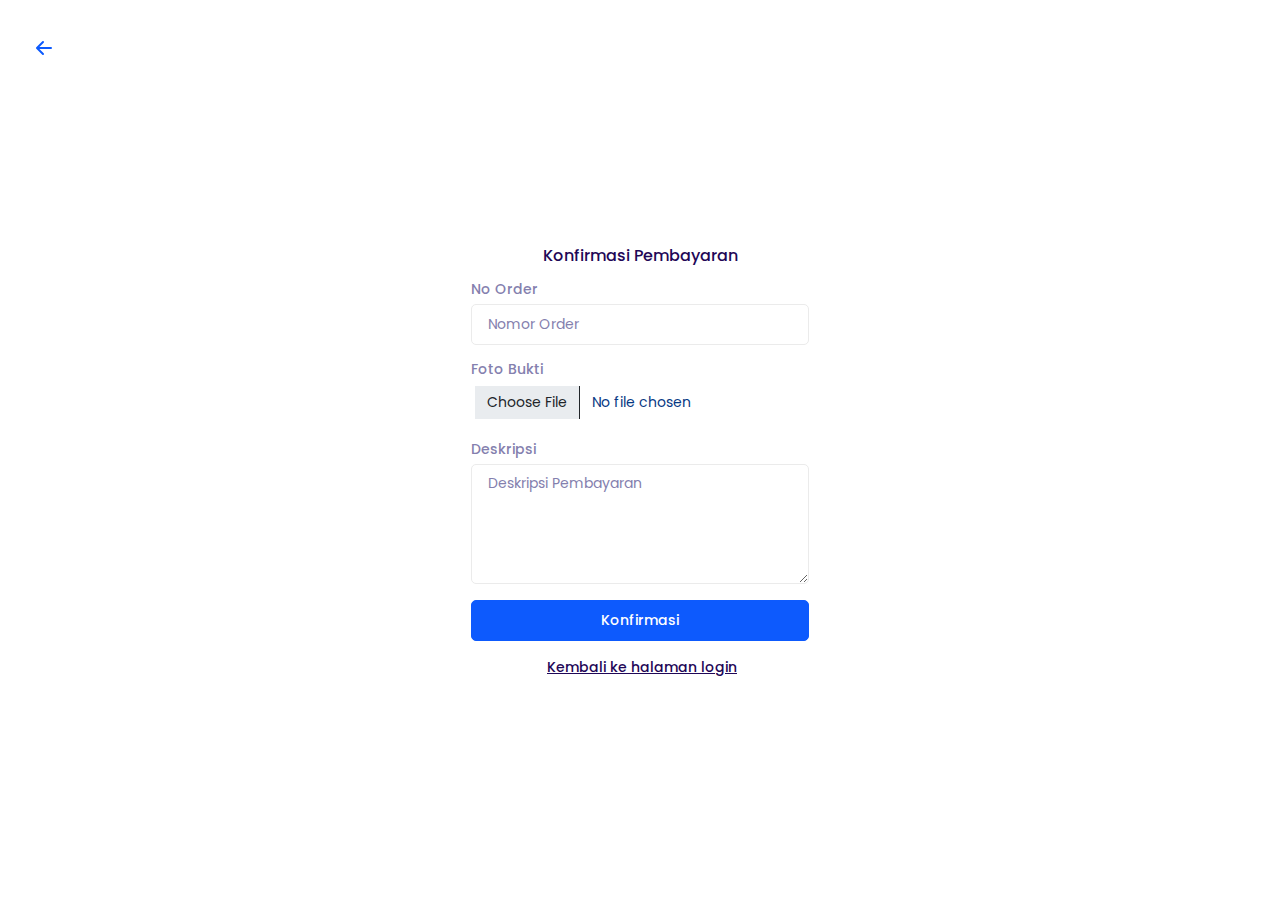
<file: page-konfirmasi.html>
<!DOCTYPE html>
<html lang="en">

<head>
  <meta charset="utf-8">
  <meta name="viewport" content="width=device-width, initial-scale=1">
  <meta name="description" content="Dua Hati">
  <meta http-equiv="X-UA-Compatible" content="IE=edge">
  <meta name="theme-color" content="#f1f2fb">
  <meta name="apple-mobile-web-app-capable" content="yes">
  <meta name="apple-mobile-web-app-status-bar-style" content="black">
  <!-- The above 4 meta tags *must* come first in the head; any other head content must come *after* these tags -->
  <!-- Title -->
  <title>Dua Hati</title>
  <!-- Fonts -->
  <link rel="preconnect" href="https://fonts.gstatic.com">
  <link
    href="https://fonts.googleapis.com/css2?family=Poppins:ital,wght@0,100;0,200;0,300;0,400;0,500;0,600;0,700;0,800;0,900;1,100;1,200;1,300;1,400;1,500;1,600;1,700;1,800;1,900&amp;display=swap"
    rel="stylesheet">
  <!-- Favicon -->
  <link rel="icon" href="img/core-img/favicon.ico">
  <link rel="apple-touch-icon" href="img/icons/icon-96x96.png">
  <link rel="apple-touch-icon" sizes="152x152" href="img/icons/icon-152x152.png">
  <link rel="apple-touch-icon" sizes="167x167" href="img/icons/icon-167x167.png">
  <link rel="apple-touch-icon" sizes="180x180" href="img/icons/icon-180x180.png">
  <!-- CSS Libraries -->
  <link rel="stylesheet" href="css/bootstrap.min.css">
  <link rel="stylesheet" href="css/bootstrap-icons.css">
  <link rel="stylesheet" href="css/tiny-slider.css">
  <link rel="stylesheet" href="css/baguetteBox.min.css">
  <link rel="stylesheet" href="css/rangeslider.css">
  <link rel="stylesheet" href="css/vanilla-dataTables.min.css">
  <link rel="stylesheet" href="css/apexcharts.css">
  <!-- Core Stylesheet -->
  <link rel="stylesheet" href="style.css">
  <!-- Web App Manifest -->
  <link rel="manifest" href="manifest.json">
</head>

<body>
  <!-- Preloader -->
  <div id="preloader">
    <div class="spinner-grow text-primary" role="status"><span class="visually-hidden">Loading...</span></div>
  </div>
  <!-- Internet Connection Status -->
  <!-- # This code for showing internet connection status -->
  <div class="internet-connection-status" id="internetStatus"></div>
  <!-- Back Button -->
  <div class="login-back-button"><a href="login.html">
      <svg class="bi bi-arrow-left-short" width="32" height="32" viewBox="0 0 16 16" fill="currentColor"
        xmlns="http://www.w3.org/2000/svg">
        <path fill-rule="evenodd"
          d="M12 8a.5.5 0 0 1-.5.5H5.707l2.147 2.146a.5.5 0 0 1-.708.708l-3-3a.5.5 0 0 1 0-.708l3-3a.5.5 0 1 1 .708.708L5.707 7.5H11.5a.5.5 0 0 1 .5.5z">
        </path>
      </svg></a></div>
  <!-- Login Wrapper Area -->
  <div class="login-wrapper d-flex align-items-center justify-content-center">
    <div class="custom-container">
      <!-- Register Form -->
      <div class="register-form mt-4">
        <h6 class="mb-3 text-center">Konfirmasi Pembayaran</h6>
        <form action="page-otp.html">
          <div class="form-group text-start mb-3">
            <label class="form-label" for="no_order">No Order</label>
            <input class="form-control" type="text" id="no_order" placeholder="Nomor Order">
          </div>
          <div class="form-group">
            <label class="form-label" for="bukti">Foto Bukti</label>
            <input class="form-control border-0" id="bukti" type="file" accept="image/*">
          </div>
          <div class="form-group">
            <label class="form-label" for="deskripsi">Deskripsi</label>
            <textarea class="form-control" id="deskripsi" name="textarea" cols="3" rows="5"
              placeholder="Deskripsi Pembayaran"></textarea>
          </div>
          <button class="btn btn-primary w-100" type="submit">Konfirmasi</button>
        </form>
      </div>
      <!-- Login Meta -->
      <div class="login-meta-data text-center">
        <p class="mt-3 mb-0"><a class="stretched-link" href="login.html">Kembali ke halaman login</a></p>
      </div>
    </div>
  </div>
  <!-- All JavaScript Files -->
  <script src="js/bootstrap.bundle.min.js"></script>
  <script src="js/internet-status.js"></script>
  <script src="js/dark-rtl.js"></script>
  <!-- Password Strenght -->
  <script src="js/pswmeter.js"></script>
  <script src="js/active.js"></script>
  <!-- PWA -->
  <script src="js/pwa.js"></script>
</body>

</html>
</file>
<file: style.css>
/* -----------------------
[Master Stylesheet]

Template Name: Dua Hati
Template Author: Designing World
Template Author URL: https://themeforest.net/user/designing-world
Version: 1.3.0
Last Updated: September 3, 2021
Created: December 10, 2020

[Table of Contents]
    * Variables
        + Fonts
        + Colors
        + Responsive
    * Main Styles
        + Preloader
        + Bs-color-reset
        + Reboot
        + Shortcode
        + Miscellaneous
        + Internet-status
        + Animation
        + Register
        + Header
        + Sidenav
        + Footer
    * Element CSS
        + Btn
        + Badge
        + Breadcrumb
        + Accordion
        + Alerts
        + Divider
        + Coming-soon
        + Card
        + Carousel
        + Countdown
        + Counterup
        + Form
        + Hero-block
        + Image-gallery
        + List-group
        + Loader
        + Modal
        + Notification
        + Pagination
        + Partner
        + Price-table
        + Progress
        + Rating
        + Scrollspy
        + Table
        + Testimonial
        + Timeline
        + Toast
    * Page CSS
        + Blog
        + Cart
        + Language
        + Product
        + Service
        + Team
        + User-profile
        + Demo
    * RTL & Dark CSS
        + RTL
        + Dark

# [font-family]
"Poppins", sans-serif;
----------------------- */
/* :: Preloader CSS */
#preloader {
  background-color: #f1f2fb;
  position: fixed;
  width: 100vw;
  height: 100vh;
  z-index: 9999999;
  top: 0;
  left: 0;
  overflow: hidden;
  display: -webkit-box;
  display: -ms-flexbox;
  display: flex;
  -webkit-box-align: center;
      -ms-flex-align: center;
          align-items: center;
  -webkit-box-pack: center;
      -ms-flex-pack: center;
          justify-content: center;
}

/* :: Bootstrap Color Reset CSS */
a {
  color: #0d5afd;
}

kbd {
  background-color: #061238;
}

caption {
  color: #8480ae;
}

.blockquote-footer {
  color: #8480ae;
}

.img-thumbnail {
  border-color: #ebebeb;
}

.figure-caption {
  color: #8480ae;
}

.table {
  border-color: #ebebeb;
}

.table-primary {
  color: #1f0757;
}

.table-secondary {
  color: #1f0757;
}

.table-success {
  color: #1f0757;
}

.table-info {
  color: #1f0757;
}

.table-warning {
  color: #1f0757;
}

.table-danger {
  color: #1f0757;
}

.table-light {
  color: #1f0757;
}

.form-text {
  color: #8480ae;
}

.form-control {
  color: #1f0757;
  border-color: #ebebeb;
}

.form-control::-webkit-input-placeholder {
  color: #8480ae;
}

.form-control::-moz-placeholder {
  color: #8480ae;
}

.form-control::-ms-input-placeholder {
  color: #8480ae;
}

.form-control:-ms-input-placeholder {
  color: #8480ae;
}

.form-control::placeholder {
  color: #8480ae;
}

.form-control-plaintext {
  color: #1f0757;
}

.form-select {
  color: #1f0757;
  border-color: #ebebeb;
}

.form-select:focus::-ms-value {
  color: #1f0757;
  background-color: #ffffff;
}

.form-select:disabled {
  color: #8480ae;
  background-color: #f1f2fb;
}

.form-check-input {
  background-color: #ffffff;
  border: 1px solid #ebebeb;
}

.form-check-input:checked {
  background-color: #0d5afd;
  border-color: #0d5afd;
}

.form-check-input[type=checkbox]:indeterminate {
  background-color: #0d5afd;
  border-color: #0d5afd;
}

.form-file-text {
  color: #1f0757;
  background-color: #ffffff;
}

.form-file-button {
  color: #1f0757;
  background-color: #f1f2fb;
}

.form-range::-webkit-slider-thumb {
  background-color: #0d5afd;
}

.form-range::-moz-range-thumb {
  background-color: #0d5afd;
}

.form-range::-ms-thumb {
  background-color: #0d5afd;
}

.input-group-text {
  color: #1f0757;
  background-color: #cff2ff;
  border-color: #cff2ff;
}

.valid-feedback {
  color: #2ecc4a;
}

.valid-tooltip {
  color: #ffffff;
  background-color: rgba(40, 167, 69, 0.9);
}

.was-validated .form-control:valid,
.form-control.is-valid {
  border-color: #2ecc4a;
}

.was-validated .form-control:valid:focus,
.form-control.is-valid:focus {
  border-color: #2ecc4a;
}

.was-validated .form-control:valid:focus,
.form-control.is-valid:focus {
  border-color: #2ecc4a;
}

.was-validated .form-select:valid,
.form-select.is-valid {
  border-color: #2ecc4a;
}

.was-validated .form-select:valid:focus,
.form-select.is-valid:focus {
  border-color: #2ecc4a;
}

.was-validated .form-check-input:valid,
.form-check-input.is-valid {
  border-color: #2ecc4a;
}

.was-validated .form-check-input:valid:checked,
.form-check-input.is-valid:checked {
  background-color: #2ecc4a;
}

.was-validated .form-check-input:valid ~ .form-check-label,
.form-check-input.is-valid ~ .form-check-label {
  color: #2ecc4a;
}

.was-validated .form-file-input:valid ~ .form-file-label,
.form-file-input.is-valid ~ .form-file-label {
  border-color: #2ecc4a;
}

.was-validated .form-file-input:valid:focus ~ .form-file-label,
.form-file-input.is-valid:focus ~ .form-file-label {
  border-color: #2ecc4a;
}

.invalid-feedback {
  color: #ea4c62;
}

.invalid-tooltip {
  color: #ffffff;
  background-color: rgba(220, 53, 69, 0.9);
}

.was-validated .form-control:invalid,
.form-control.is-invalid {
  border-color: #ea4c62;
}

.was-validated .form-control:invalid:focus,
.form-control.is-invalid:focus {
  border-color: #ea4c62;
}

.was-validated .form-select:invalid,
.form-select.is-invalid {
  border-color: #ea4c62;
}

.was-validated .form-select:invalid:focus,
.form-select.is-invalid:focus {
  border-color: #ea4c62;
}

.was-validated .form-check-input:invalid,
.form-check-input.is-invalid {
  border-color: #ea4c62;
}

.was-validated .form-check-input:invalid:checked,
.form-check-input.is-invalid:checked {
  background-color: #ea4c62;
}

.was-validated .form-check-input:invalid ~ .form-check-label,
.form-check-input.is-invalid ~ .form-check-label {
  color: #ea4c62;
}

.was-validated .form-file-input:invalid ~ .form-file-label,
.form-file-input.is-invalid ~ .form-file-label {
  border-color: #ea4c62;
}

.was-validated .form-file-input:invalid:focus ~ .form-file-label,
.form-file-input.is-invalid:focus ~ .form-file-label {
  border-color: #ea4c62;
}

.btn {
  color: #1f0757;
}

.btn:hover {
  color: #1f0757;
}

.btn-primary {
  color: #ffffff;
  background-color: #0d5afd;
  border-color: #0d5afd;
}

.btn-primary:hover {
  color: #ffffff;
  background-color: #025ce2;
  border-color: #0257d5;
}

.btn-check:focus + .btn-primary,
.btn-primary:focus {
  color: #ffffff;
  background-color: #025ce2;
  border-color: #0257d5;
}

.btn-check:checked + .btn-primary,
.btn-check:active + .btn-primary,
.btn-primary:active,
.btn-primary.active,
.show > .btn-primary.dropdown-toggle {
  color: #ffffff;
  background-color: #0257d5;
  border-color: #0252c9;
}

.btn-primary:disabled,
.btn-primary.disabled {
  color: #ffffff;
  background-color: #0d5afd;
  border-color: #0d5afd;
}

.btn-secondary {
  color: #ffffff;
  background-color: #8480ae;
  border-color: #8480ae;
}

.btn-secondary:hover {
  color: #ffffff;
  background-color: #5a6268;
  border-color: #545b62;
}

.btn-check:focus + .btn-secondary,
.btn-secondary:focus {
  color: #ffffff;
  background-color: #5a6268;
  border-color: #545b62;
}

.btn-check:checked + .btn-secondary,
.btn-check:active + .btn-secondary,
.btn-secondary:active,
.btn-secondary.active,
.show > .btn-secondary.dropdown-toggle {
  color: #ffffff;
  background-color: #545b62;
  border-color: #4e555b;
}

.btn-success {
  color: #ffffff;
  background-color: #2ecc4a;
  border-color: #2ecc4a;
}

.btn-success:hover {
  color: #ffffff;
  background-color: #218838;
  border-color: #1e7e34;
}

.btn-check:focus + .btn-success,
.btn-success:focus {
  color: #ffffff;
  background-color: #218838;
  border-color: #1e7e34;
}

.btn-check:checked + .btn-success,
.btn-check:active + .btn-success,
.btn-success:active,
.btn-success.active,
.show > .btn-success.dropdown-toggle {
  color: #ffffff;
  background-color: #1e7e34;
  border-color: #1c7430;
}

.btn-success:disabled,
.btn-success.disabled {
  color: #ffffff;
  background-color: #2ecc4a;
  border-color: #2ecc4a;
}

.btn-info {
  color: #ffffff;
  background-color: #1787b8;
  border-color: #1787b8;
}

.btn-info:hover {
  color: #ffffff;
  background-color: #138496;
  border-color: #117a8b;
}

.btn-check:focus + .btn-info,
.btn-info:focus {
  color: #ffffff;
  background-color: #138496;
  border-color: #117a8b;
}

.btn-check:checked + .btn-info,
.btn-check:active + .btn-info,
.btn-info:active,
.btn-info.active,
.show > .btn-info.dropdown-toggle {
  color: #ffffff;
  background-color: #117a8b;
  border-color: #10707f;
}

.btn-info:disabled,
.btn-info.disabled {
  color: #ffffff;
  background-color: #1787b8;
  border-color: #1787b8;
}

.btn-warning {
  color: #1f0757;
  background-color: #f1b10f;
  border-color: #f1b10f;
}

.btn-warning:hover {
  color: #1f0757;
  background-color: #e0a800;
  border-color: #d39e00;
}

.btn-check:focus + .btn-warning,
.btn-warning:focus {
  color: #1f0757;
  background-color: #e0a800;
  border-color: #d39e00;
}

.btn-check:checked + .btn-warning,
.btn-check:active + .btn-warning,
.btn-warning:active,
.btn-warning.active,
.show > .btn-warning.dropdown-toggle {
  color: #1f0757;
  background-color: #d39e00;
  border-color: #c69500;
}

.btn-warning:disabled,
.btn-warning.disabled {
  color: #1f0757;
  background-color: #f1b10f;
  border-color: #f1b10f;
}

.btn-danger {
  color: #ffffff;
  background-color: #ea4c62;
  border-color: #ea4c62;
}

.btn-danger:hover {
  color: #ffffff;
  background-color: #c82333;
  border-color: #bd2130;
}

.btn-check:focus + .btn-danger,
.btn-danger:focus {
  color: #ffffff;
  background-color: #c82333;
  border-color: #bd2130;
}

.btn-check:checked + .btn-danger,
.btn-check:active + .btn-danger,
.btn-danger:active,
.btn-danger.active,
.show > .btn-danger.dropdown-toggle {
  color: #ffffff;
  background-color: #bd2130;
  border-color: #b21f2d;
}

.btn-danger:disabled,
.btn-danger.disabled {
  color: #ffffff;
  background-color: #ea4c62;
  border-color: #ea4c62;
}

.btn-light {
  color: #1f0757;
  background-color: #f1f2fb;
  border-color: #f1f2fb;
}

.btn-light:hover {
  color: #1f0757;
  background-color: #e2e6ea;
  border-color: #dae0e5;
}

.btn-check:focus + .btn-light,
.btn-light:focus {
  color: #1f0757;
  background-color: #e2e6ea;
  border-color: #dae0e5;
}

.btn-check:checked + .btn-light,
.btn-check:active + .btn-light,
.btn-light:active,
.btn-light.active,
.show > .btn-light.dropdown-toggle {
  color: #1f0757;
  background-color: #dae0e5;
  border-color: #d3d9df;
}

.btn-light:disabled,
.btn-light.disabled {
  color: #1f0757;
  background-color: #f1f2fb;
  border-color: #f1f2fb;
}

.btn-dark {
  color: #ffffff;
  background-color: #061238;
  border-color: #061238;
}

.btn-dark:hover {
  color: #ffffff;
  background-color: #23272b;
  border-color: #1d2124;
}

.btn-check:focus + .btn-dark,
.btn-dark:focus {
  color: #ffffff;
  background-color: #23272b;
  border-color: #1d2124;
}

.btn-check:checked + .btn-dark,
.btn-check:active + .btn-dark,
.btn-dark:active,
.btn-dark.active,
.show > .btn-dark.dropdown-toggle {
  color: #ffffff;
  background-color: #1d2124;
  border-color: #171a1d;
}

.btn-dark:disabled,
.btn-dark.disabled {
  color: #ffffff;
  background-color: #061238;
  border-color: #061238;
}

.btn-outline-primary {
  color: #0d5afd;
  border-color: #0d5afd;
}

.btn-outline-primary:hover {
  color: #ffffff;
  background-color: #0d5afd;
  border-color: #0d5afd;
}

.btn-check:checked + .btn-outline-primary,
.btn-check:active + .btn-outline-primary,
.btn-outline-primary:active,
.btn-outline-primary.active,
.btn-outline-primary.dropdown-toggle.show {
  color: #ffffff;
  background-color: #0d5afd;
  border-color: #0d5afd;
}

.btn-outline-primary:disabled,
.btn-outline-primary.disabled {
  color: #0d5afd;
}

.btn-outline-secondary {
  color: #8480ae;
  border-color: #8480ae;
}

.btn-outline-secondary:hover {
  color: #ffffff;
  background-color: #8480ae;
  border-color: #8480ae;
}

.btn-check:checked + .btn-outline-secondary,
.btn-check:active + .btn-outline-secondary,
.btn-outline-secondary:active,
.btn-outline-secondary.active,
.btn-outline-secondary.dropdown-toggle.show {
  color: #ffffff;
  background-color: #8480ae;
  border-color: #8480ae;
}

.btn-outline-secondary:disabled,
.btn-outline-secondary.disabled {
  color: #8480ae;
}

.btn-outline-success {
  color: #2ecc4a;
  border-color: #2ecc4a;
}

.btn-outline-success:hover {
  color: #ffffff;
  background-color: #2ecc4a;
  border-color: #2ecc4a;
}

.btn-check:checked + .btn-outline-success,
.btn-check:active + .btn-outline-success,
.btn-outline-success:active,
.btn-outline-success.active,
.btn-outline-success.dropdown-toggle.show {
  color: #ffffff;
  background-color: #2ecc4a;
  border-color: #2ecc4a;
}

.btn-outline-success:disabled,
.btn-outline-success.disabled {
  color: #2ecc4a;
}

.btn-outline-info {
  color: #1787b8;
  border-color: #1787b8;
}

.btn-outline-info:hover {
  color: #ffffff;
  background-color: #1787b8;
  border-color: #1787b8;
}

.btn-check:checked + .btn-outline-info,
.btn-check:active + .btn-outline-info,
.btn-outline-info:active,
.btn-outline-info.active,
.btn-outline-info.dropdown-toggle.show {
  color: #ffffff;
  background-color: #1787b8;
  border-color: #1787b8;
}

.btn-outline-info:disabled,
.btn-outline-info.disabled {
  color: #1787b8;
}

.btn-outline-warning {
  color: #f1b10f;
  border-color: #f1b10f;
}

.btn-outline-warning:hover {
  color: #1f0757;
  background-color: #f1b10f;
  border-color: #f1b10f;
}

.btn-check:checked + .btn-outline-warning,
.btn-check:active + .btn-outline-warning,
.btn-outline-warning:active,
.btn-outline-warning.active,
.btn-outline-warning.dropdown-toggle.show {
  color: #1f0757;
  background-color: #f1b10f;
  border-color: #f1b10f;
}

.btn-outline-warning:disabled,
.btn-outline-warning.disabled {
  color: #f1b10f;
}

.btn-outline-danger {
  color: #ea4c62;
  border-color: #ea4c62;
}

.btn-outline-danger:hover {
  color: #ffffff;
  background-color: #ea4c62;
  border-color: #ea4c62;
}

.btn-check:checked + .btn-outline-danger,
.btn-check:active + .btn-outline-danger,
.btn-outline-danger:active,
.btn-outline-danger.active,
.btn-outline-danger.dropdown-toggle.show {
  color: #ffffff;
  background-color: #ea4c62;
  border-color: #ea4c62;
}

.btn-outline-danger:disabled,
.btn-outline-danger.disabled {
  color: #ea4c62;
}

.btn-outline-light {
  color: #f1f2fb;
  border-color: #f1f2fb;
}

.btn-outline-light:hover {
  color: #1f0757;
  background-color: #f1f2fb;
  border-color: #f1f2fb;
}

.btn-check:checked + .btn-outline-light,
.btn-check:active + .btn-outline-light,
.btn-outline-light:active,
.btn-outline-light.active,
.btn-outline-light.dropdown-toggle.show {
  color: #1f0757;
  background-color: #f1f2fb;
  border-color: #f1f2fb;
}

.btn-outline-light:disabled,
.btn-outline-light.disabled {
  color: #f1f2fb;
}

.btn-outline-dark {
  color: #061238;
  border-color: #061238;
}

.btn-outline-dark:hover {
  color: #ffffff;
  background-color: #061238;
  border-color: #061238;
}

.btn-check:checked + .btn-outline-dark,
.btn-check:active + .btn-outline-dark,
.btn-outline-dark:active,
.btn-outline-dark.active,
.btn-outline-dark.dropdown-toggle.show {
  color: #ffffff;
  background-color: #061238;
  border-color: #061238;
}

.btn-outline-dark:disabled,
.btn-outline-dark.disabled {
  color: #061238;
}

.btn-link {
  color: #0d5afd;
}

.btn-link:hover {
  color: #024dbc;
}

.btn-link:disabled,
.btn-link.disabled {
  color: #8480ae;
}

.dropdown-menu {
  color: #1f0757;
  background-color: #ffffff;
  border: 1px solid rgba(0, 0, 0, 0.15);
}

.dropdown-divider {
  border-top: 1px solid #f1f2fb;
}

.dropdown-item {
  color: #1f0757;
}

.dropdown-item:hover,
.dropdown-item:focus {
  color: #16181b;
  background-color: #f1f2fb;
}

.dropdown-item.active,
.dropdown-item:active {
  color: #ffffff;
  background-color: #0d5afd;
}

.dropdown-item.disabled,
.dropdown-item:disabled {
  color: #8480ae;
}

.dropdown-header {
  color: #8480ae;
}

.dropdown-item-text {
  color: #1f0757;
}

.nav-link.disabled {
  color: #8480ae;
}

.nav-tabs {
  border-bottom-color: #ebebeb;
}

.nav-tabs .nav-link:hover,
.nav-tabs .nav-link:focus {
  border-color: #f1f2fb #f1f2fb #ebebeb;
}

.nav-tabs .nav-link.disabled {
  color: #8480ae;
}

.nav-tabs .nav-link.active,
.nav-tabs .nav-item.show .nav-link {
  color: #1f0757;
  background-color: #ffffff;
  border-color: #ebebeb #ebebeb #ffffff;
}

.nav-pills .nav-link.active,
.nav-pills .show > .nav-link {
  color: #ffffff;
  background-color: #0d5afd;
}

.breadcrumb {
  background-color: #f1f2fb;
}

.breadcrumb-item + .breadcrumb-item::before {
  color: #8480ae;
  content: "/";
}

.breadcrumb-item.active {
  color: #8480ae;
}

.page-link {
  color: #0d5afd;
  background-color: #ffffff;
  border: 1px solid #ebebeb;
}

.page-link:hover {
  color: #024dbc;
  background-color: #f1f2fb;
  border-color: #ebebeb;
}

.page-item.active .page-link {
  color: #ffffff;
  background-color: #0d5afd;
  border-color: #0d5afd;
}

.page-item.disabled .page-link {
  color: #8480ae;
  background-color: #ffffff;
  border-color: #ebebeb;
}

.progress {
  background-color: #f1f2fb;
}

.progress-bar {
  color: #ffffff;
  background-color: #0d5afd;
}

.list-group-item-action {
  color: #1f0757;
}

.list-group-item-action:hover,
.list-group-item-action:focus {
  color: #1f0757;
  background-color: #f1f2fb;
}

.list-group-item-action:active {
  color: #1f0757;
  background-color: #f1f2fb;
}

.list-group-item {
  background-color: #ffffff;
  border: 1px solid rgba(0, 0, 0, 0.125);
}

.list-group-item.disabled,
.list-group-item:disabled {
  color: #8480ae;
  background-color: #ffffff;
}

.list-group-item.active {
  color: #ffffff;
  background-color: #0d5afd;
  border-color: #0d5afd;
}

.toast {
  background-color: rgba(255, 255, 255, 0.85);
  border: 1px solid rgba(0, 0, 0, 0.1);
}

.toast-header {
  color: #8480ae;
  background-color: rgba(255, 255, 255, 0.85);
  border-bottom: 1px solid rgba(0, 0, 0, 0.05);
}

.modal-header {
  border-bottom: 1px solid #ebebeb;
}

.modal-footer {
  border-top: 1px solid #ebebeb;
}

.popover-body {
  color: #1f0757;
}

.link-primary {
  color: #0d5afd;
}

.link-primary:hover,
.link-primary:focus {
  color: #024dbc;
}

.link-secondary {
  color: #8480ae;
}

.link-secondary:hover,
.link-secondary:focus {
  color: #494f54;
}

.link-success {
  color: #2ecc4a;
}

.link-success:hover,
.link-success:focus {
  color: #19692c;
}

.link-info {
  color: #1787b8;
}

.link-info:hover,
.link-info:focus {
  color: #0f6674;
}

.link-warning {
  color: #f1b10f;
}

.link-warning:hover,
.link-warning:focus {
  color: #ba8b00;
}

.link-danger {
  color: #ea4c62;
}

.link-danger:hover,
.link-danger:focus {
  color: #a71d2a;
}

.link-light {
  color: #f1f2fb;
}

.link-light:hover,
.link-light:focus {
  color: #cbd3da;
}

.link-dark {
  color: #061238;
}

.link-dark:hover,
.link-dark:focus {
  color: #121416;
}

.border {
  border-color: #ebebeb !important;
}

.border-top {
  border-top-color: #ebebeb !important;
}

.border-end {
  border-right-color: #ebebeb !important;
}

.border-bottom {
  border-bottom-color: #ebebeb !important;
}

.border-start {
  border-left-color: #ebebeb !important;
}

.border-primary {
  border-color: #0d5afd !important;
}

.border-secondary {
  border-color: #8480ae !important;
}

.border-success {
  border-color: #2ecc4a !important;
}

.border-info {
  border-color: #1787b8 !important;
}

.border-warning {
  border-color: #f1b10f !important;
}

.border-danger {
  border-color: #ea4c62 !important;
}

.border-light {
  border-color: #f1f2fb !important;
}

.border-dark {
  border-color: #061238 !important;
}

.text-primary {
  color: #0d5afd !important;
}

.text-secondary {
  color: #8480ae !important;
}

.text-success {
  color: #2ecc4a !important;
}

.text-info {
  color: #1787b8 !important;
}

.text-warning {
  color: #f1b10f !important;
}

.text-danger {
  color: #ea4c62 !important;
}

.text-light {
  color: #f1f2fb !important;
}

.text-dark {
  color: #061238 !important;
}

.text-body {
  color: #1f0757 !important;
}

.text-muted {
  color: #8480ae !important;
}

.bg-primary {
  background-color: #0d5afd !important;
}

.bg-secondary {
  background-color: #8480ae !important;
}

.bg-success {
  background-color: #2ecc4a !important;
}

.bg-info {
  background-color: #1787b8 !important;
}

.bg-warning {
  background-color: #f1b10f !important;
}

.bg-danger {
  background-color: #ea4c62 !important;
}

.bg-light {
  background-color: #f1f2fb !important;
}

.bg-dark {
  background-color: #061238 !important;
}

.form-control:disabled,
.form-control[readonly] {
  background-color: #f1f2fb;
}

.bs-tooltip-auto[x-placement^=top] .tooltip-arrow::before,
.bs-tooltip-top .tooltip-arrow::before {
  border-top-color: #1f0757;
}

.bs-tooltip-auto[x-placement^=right] .tooltip-arrow::before,
.bs-tooltip-end .tooltip-arrow::before {
  border-right-color: #1f0757;
}

.bs-tooltip-auto[x-placement^=bottom] .tooltip-arrow::before,
.bs-tooltip-bottom .tooltip-arrow::before {
  border-bottom-color: #1f0757;
}

.bs-tooltip-auto[x-placement^=left] .tooltip-arrow::before,
.bs-tooltip-start .tooltip-arrow::before {
  border-left-color: #1f0757;
}

.tooltip-inner {
  padding: 0.375rem 1rem;
  background-color: #1f0757;
}

.tooltip.show {
  opacity: 1;
}

/* :: Reboot CSS */
* {
  margin: 0;
  padding: 0;
}

body,
html {
  font-family: "Poppins", sans-serif;
  overflow-x: hidden;
  background-color: #e2e9fe;
  color: #8480ae;
  scrollbar-width: thin;
}

h1,
h2,
h3,
h4,
h5,
h6 {
  color: #1f0757;
}

p {
  font-size: 14px;
  color: #8480ae;
}

a,
a:hover,
a:focus {
  -webkit-transition-duration: 500ms;
          transition-duration: 500ms;
  text-decoration: none;
  outline: 0 solid transparent;
}

ul {
  margin: 0;
}
ul li {
  list-style: none;
  text-decoration: none;
}
ul li:hover, ul li:focus {
  list-style: none;
  text-decoration: none;
}

img {
  max-width: 100%;
  height: auto;
}

@media only screen and (min-width:1400px) {
  .container {
    max-width: 760px;
  }
}
@media only screen and (min-width:1200px) and (max-width:1399px) {
  .container {
    max-width: 740px;
  }
}
@media only screen and (min-width:992px) and (max-width:1199px) {
  .container {
    max-width: 720px;
  }
}
@media only screen and (min-width:768px) and (max-width:991px) {
  .container {
    max-width: 580px;
  }
}

.custom-container {
  margin-left: auto;
  margin-right: auto;
}
@media only screen and (min-width:1400px) {
  .custom-container {
    max-width: 500px;
  }
}
@media only screen and (min-width:1200px) and (max-width:1399px) {
  .custom-container {
    max-width: 480px;
  }
}
@media only screen and (min-width:992px) and (max-width:1199px) {
  .custom-container {
    max-width: 480px;
  }
}
@media only screen and (min-width:768px) and (max-width:991px) {
  .custom-container {
    max-width: 450px;
  }
}
@media only screen and (max-width:767px) {
  .custom-container {
    max-width: 300px;
  }
}
@media only screen and (min-width:480px) and (max-width:767px) {
  .custom-container {
    max-width: 320px;
  }
}
@media only screen and (min-width:576px) and (max-width:767px) {
  .custom-container {
    max-width: 370px;
  }
}

.display-1,
.display-2,
.display-3,
.display-4,
.display-5,
.display-6 {
  letter-spacing: -1px;
}

/* :: Animation CSS */
@-webkit-keyframes spin {
  0% {
    -webkit-transform: rotate(0);
            transform: rotate(0);
  }
  100% {
    -webkit-transform: rotate(359deg);
            transform: rotate(359deg);
  }
}
@keyframes spin {
  0% {
    -webkit-transform: rotate(0);
            transform: rotate(0);
  }
  100% {
    -webkit-transform: rotate(359deg);
            transform: rotate(359deg);
  }
}
@-webkit-keyframes flashing {
  0%, 90% {
    opacity: 1;
  }
  45% {
    opacity: 0;
  }
}
@keyframes flashing {
  0%, 90% {
    opacity: 1;
  }
  45% {
    opacity: 0;
  }
}
@-webkit-keyframes circlebig {
  100% {
    -webkit-transform: rotate(360deg);
            transform: rotate(360deg);
  }
}
@keyframes circlebig {
  100% {
    -webkit-transform: rotate(360deg);
            transform: rotate(360deg);
  }
}
@-webkit-keyframes dotloader {
  50% {
    -webkit-transform: scale(1.8);
            transform: scale(1.8);
  }
}
@keyframes dotloader {
  50% {
    -webkit-transform: scale(1.8);
            transform: scale(1.8);
  }
}
@-webkit-keyframes circleloader2 {
  0% {
    width: 0%;
    height: 0%;
  }
  40% {
    width: 100%;
    height: 100%;
    opacity: 0.7;
  }
  100% {
    width: 240%;
    height: 240%;
    opacity: 0;
  }
}
@keyframes circleloader2 {
  0% {
    width: 0%;
    height: 0%;
  }
  40% {
    width: 100%;
    height: 100%;
    opacity: 0.7;
  }
  100% {
    width: 240%;
    height: 240%;
    opacity: 0;
  }
}
@-webkit-keyframes toast-animation {
  0% {
    width: 100%;
  }
  100% {
    width: 0%;
  }
}
@keyframes toast-animation {
  0% {
    width: 100%;
  }
  100% {
    width: 0%;
  }
}
@-webkit-keyframes typingg {
  0% {
    top: 0;
  }
  50% {
    top: -6px;
  }
  100% {
    top: 0;
  }
}
@keyframes typingg {
  0% {
    top: 0;
  }
  50% {
    top: -6px;
  }
  100% {
    top: 0;
  }
}
/* :: Shortcodes CSS */
.fz-14 {
  font-size: 14px !important;
}

.fz-12 {
  font-size: 12px !important;
}

input:required,
textarea:required,
input:invalid,
textarea:invalid {
  -webkit-box-shadow: none !important;
          box-shadow: none !important;
}

.list-unstyled li {
  margin-top: 0.5rem;
  list-style: circle;
}
.list-unstyled li:first-child {
  margin-top: 0;
}
.list-unstyled li ul li:first-child {
  margin-top: 0.5rem;
}

.img-circle {
  border-radius: 50% !important;
}

.bi {
  display: inline-block;
}

.bg-img {
  background-size: cover;
  background-position: center center;
  background-repeat: no-repeat;
}

.bg-fixed {
  background-attachment: fixed;
}

.bg-overlay {
  position: relative;
  z-index: 1;
}
.bg-overlay::after {
  position: absolute;
  content: "";
  background-color: #061238;
  opacity: 0.75;
  top: 0;
  left: 0;
  height: 100%;
  width: 100%;
  z-index: -1;
}

.bg-gray {
  background-color: #f1f2fb !important;
}

.stretched-link {
  position: relative;
  z-index: 1;
  text-decoration: underline;
}
.stretched-link:hover, .stretched-link:focus {
  text-decoration: underline;
}

.border-content small {
  font-size: 10px;
  text-align: center;
  margin-bottom: 0.5rem;
}

.rounded {
  border-radius: 0.325rem !important;
}

.rounded-top {
  border-top-left-radius: 0.325rem !important;
  border-top-right-radius: 0.325rem !important;
}

.rounded-right {
  border-top-right-radius: 0.325rem !important;
  border-bottom-right-radius: 0.325rem !important;
}

.rounded-bottom {
  border-bottom-right-radius: 0.325rem !important;
  border-bottom-left-radius: 0.325rem !important;
}

.rounded-left {
  border-bottom-left-radius: 0.325rem !important;
  border-top-left-radius: 0.325rem !important;
}

.rounded-lg {
  border-radius: 0.5rem !important;
}

.dark-mode-switching,
.rtl-mode-switching {
  -webkit-transition-duration: 300ms;
          transition-duration: 300ms;
  position: fixed;
  width: 100%;
  height: 100%;
  z-index: 999999999;
  background-color: #ffffff;
  display: none;
}
.dark-mode-switching svg,
.rtl-mode-switching svg {
  margin: 0 auto 0.5rem;
  color: #1f0757;
}
.dark-mode-switching .dark-mode-text,
.dark-mode-switching .rtl-mode-text,
.rtl-mode-switching .dark-mode-text,
.rtl-mode-switching .rtl-mode-text {
  display: none;
}
.dark-mode-switching .light-mode-text,
.dark-mode-switching .ltr-mode-text,
.rtl-mode-switching .light-mode-text,
.rtl-mode-switching .ltr-mode-text {
  display: block;
}

.home-page-toast {
  position: fixed !important;
  z-index: 1000 !important;
  top: 65px;
  right: 15px;
  max-width: 18.5rem;
}

/* :: Miscellaneous CSS */
.page-content-wrapper {
  margin-top: 50px;
  margin-bottom: 62px;
}

.affan-page-item {
  display: -webkit-box;
  display: -ms-flexbox;
  display: flex;
  -webkit-box-align: center;
      -ms-flex-align: center;
          align-items: center;
  -webkit-transition-duration: 500ms;
          transition-duration: 500ms;
  font-size: 1rem;
  background-color: transparent;
  padding: 0.5rem 0;
  color: #073984;
  border-radius: 0.5rem;
  border: 1px solid transparent;
}
.affan-page-item .icon-wrapper {
  -webkit-transition-duration: 500ms;
          transition-duration: 500ms;
  margin-right: 0.5rem;
  width: 2.25rem;
  height: 2.25rem;
  background-color: #f1f2fb;
  border-radius: 50%;
  display: -webkit-box;
  display: -ms-flexbox;
  display: flex;
  -webkit-box-align: center;
      -ms-flex-align: center;
          align-items: center;
  -webkit-box-pack: center;
      -ms-flex-pack: center;
          justify-content: center;
}
.affan-page-item .icon-wrapper svg {
  -webkit-transition-duration: 500ms;
          transition-duration: 500ms;
}
.affan-page-item > i {
  margin-left: auto;
}
.affan-page-item.active, .affan-page-item:hover, .affan-page-item:focus {
  background-color: #ffffff;
  border-color: #ebebeb;
  -webkit-box-shadow: 0 0.5rem 1rem rgba(0, 0, 0, 0.15);
          box-shadow: 0 0.5rem 1rem rgba(0, 0, 0, 0.15);
  padding: 0.5rem 0.75rem;
}
.affan-page-item.active .icon-wrapper, .affan-page-item:hover .icon-wrapper, .affan-page-item:focus .icon-wrapper {
  background-color: #c2d4f8;
}

.affan-element-item {
  background-color: transparent;
  margin: 1rem 0;
}

a.affan-element-item {
  margin: 0.25rem 0;
  background-color: #ffffff;
  padding: 0.625rem 1rem;
  color: #073984;
  display: -webkit-box;
  display: -ms-flexbox;
  display: flex;
  -webkit-box-align: center;
      -ms-flex-align: center;
          align-items: center;
  border-radius: 0.25rem;
}
a.affan-element-item i {
  margin-left: auto;
}

.element-heading-wrapper {
  display: -webkit-box;
  display: -ms-flexbox;
  display: flex;
  -webkit-box-align: center;
      -ms-flex-align: center;
          align-items: center;
}
.element-heading-wrapper i {
  width: 2.5rem;
  height: 2.5rem;
  background-color: #0d5afd;
  border-radius: 50%;
  text-align: center;
  color: #ffffff;
  margin-right: 1rem;
  display: -webkit-box;
  display: -ms-flexbox;
  display: flex;
  -webkit-box-align: center;
      -ms-flex-align: center;
          align-items: center;
  -webkit-box-pack: center;
      -ms-flex-pack: center;
          justify-content: center;
  -webkit-box-flex: 0;
      -ms-flex: 0 0 2.5rem;
          flex: 0 0 2.5rem;
  min-width: 2.5rem;
  color: #ffffff;
  font-size: 1.25rem;
}
.element-heading-wrapper span {
  font-size: 13px;
  color: #8480ae;
  display: block;
}

.order-success-wrapper {
  position: relative;
  width: 100%;
  height: 100vh;
  top: 0;
  left: 0;
  z-index: 2;
  display: -webkit-box;
  display: -ms-flexbox;
  display: flex;
  -webkit-box-align: center;
      -ms-flex-align: center;
          align-items: center;
  -webkit-box-pack: center;
      -ms-flex-pack: center;
          justify-content: center;
  text-align: center;
  padding: 1rem 3rem;
}

.single-setting-panel .form-check-label {
  color: #8480ae;
  font-weight: 500;
}
.single-setting-panel a {
  color: #8480ae;
  font-weight: 500;
  margin-bottom: 0.5rem;
  display: -webkit-box;
  display: -ms-flexbox;
  display: flex;
  font-size: 14px;
  -webkit-box-align: center;
      -ms-flex-align: center;
          align-items: center;
}
.single-setting-panel a .icon-wrapper {
  background-color: #0d5afd;
  margin-right: 0.5rem;
  width: 30px;
  height: 30px;
  display: -webkit-box;
  display: -ms-flexbox;
  display: flex;
  -webkit-box-align: center;
      -ms-flex-align: center;
          align-items: center;
  -webkit-box-pack: center;
      -ms-flex-pack: center;
          justify-content: center;
  border-radius: 50%;
}
.single-setting-panel a .icon-wrapper svg,
.single-setting-panel a .icon-wrapper i {
  color: #ffffff;
  line-height: 1;
}
.single-setting-panel a:hover, .single-setting-panel a:focus {
  color: #0d5afd;
}
.single-setting-panel:last-child a {
  margin-bottom: 0;
}
.single-setting-panel .form-check {
  display: -webkit-box;
  display: -ms-flexbox;
  display: flex;
  -webkit-box-align: center;
      -ms-flex-align: center;
          align-items: center;
}
.single-setting-panel .form-check label {
  margin-left: 0.5rem;
}

#setting-popup-overlay {
  position: fixed !important;
  z-index: 100 !important;
  background-color: #061238;
  top: 0;
  left: 0;
  width: 100%;
  height: 100%;
  opacity: 0;
  visibility: hidden;
  -webkit-transition-duration: 350ms;
          transition-duration: 350ms;
}
#setting-popup-overlay.active {
  opacity: 0.85;
  visibility: visible;
}

.setting-popup-card {
  position: fixed !important;
  height: auto;
  width: calc(100% - 1rem);
  z-index: 10000 !important;
  top: 58px;
  left: 0.5rem;
  opacity: 0;
  visibility: hidden;
  transition: transform 0.5s ease-out, -webkit-transform 0.5s ease-out;
  -webkit-transform: translate(0, 20px);
          transform: translate(0, 20px);
}
.setting-popup-card #settingCardClose {
  cursor: pointer;
}
.setting-popup-card.active {
  opacity: 1;
  visibility: visible;
  -webkit-transform: none;
          transform: none;
}

/* :: Internet Status CSS */
.internet-connection-status {
  display: none;
  position: fixed;
  background-color: transparent;
  width: 100%;
  height: 32px;
  z-index: 99999;
  text-align: center;
  color: #ffffff;
  bottom: 62px;
  left: 0;
  right: 0;
  line-height: 32px;
  font-weight: 700;
  font-size: 12px;
}

/* :: Register CSS */
.login-wrapper {
  position: relative;
  width: 100%;
  min-height: 100vh;
  z-index: 10;
  overflow-y: auto;
  padding-top: 2rem;
  padding-bottom: 2rem;
  overflow-x: hidden;
  background-color: #ffffff;
}
.login-wrapper .brand-logo {
  max-height: 26px;
}
.login-wrapper .login-intro-img {
  max-height: 16rem;
}

.login-back-button {
  position: fixed;
  top: 2rem;
  left: 28px;
  z-index: 100;
}

.register-form {
  position: relative;
  z-index: 1;
}
.register-form .progress {
  width: 100%;
  height: 5px;
  margin-top: 1rem;
  border-radius: 1rem;
  margin-bottom: 0.25rem;
}
.register-form .password-score,
.register-form .password-recommendation {
  display: none !important;
}
.register-form #password-recommendation-heading {
  font-weight: 700;
  color: #2ecc4a;
  font-size: 16px;
}
.register-form .form-check-label {
  font-size: 14px;
}

.login-meta-data a {
  font-size: 14px;
  color: #1f0757;
  font-weight: 500;
}
.login-meta-data a:hover, .login-meta-data a:focus {
  color: #0d5afd;
}
.login-meta-data p a {
  color: #1f0757;
  font-weight: 500;
  margin-left: 0.25rem;
}
.login-meta-data p a:hover, .login-meta-data p a:focus {
  color: #0d5afd;
}

.otp-form {
  position: relative;
  z-index: 1;
}
.otp-form select {
  -webkit-box-flex: 0;
      -ms-flex: 0 0 90px;
          flex: 0 0 90px;
  max-width: 90px;
  width: 90px;
  text-align: left;
}

.otp-verify-form {
  position: relative;
  z-index: 1;
  text-align: center;
}
.otp-verify-form .form-control {
  font-weight: 700;
  text-align: center;
}

.otp-sec {
  color: #1f0757;
  font-weight: 700;
}

form .btn {
  padding: 9px 16px;
}
form .btn.btn-lg {
  padding: 12px 16px;
}
form .btn.btn-sm {
  padding: 3px 12px;
}

/* :: Header Area */
.header-area {
  -webkit-transition-duration: 500ms;
          transition-duration: 500ms;
  background-color: #ffffff;
  width: 100%;
  height: 50px;
  position: fixed;
  top: 0;
  left: 0;
  right: 0;
  z-index: 1000;
  border-bottom: 1px solid #ebebeb;
}

.header-content {
  z-index: 1;
  height: 50px;
}
.header-content .back-button a {
  display: block;
  margin-left: -0.25rem;
}
.header-content .logo-wrapper a {
  display: block;
}
.header-content .logo-wrapper a img {
  max-height: 26px;
  width: auto;
}
.header-content .navbar--toggler {
  position: relative;
  z-index: 1;
  cursor: pointer;
}
.header-content .navbar--toggler span {
  width: 23px;
  height: 2px;
  background-color: #1f0757;
  margin-bottom: 5px;
}
.header-content .navbar--toggler span:nth-child(2) {
  width: 18px;
}
.header-content .navbar--toggler span:last-child {
  margin-bottom: 0;
  width: 13px;
}
.header-content .setting-trigger-btn {
  position: relative;
  z-index: 1;
  display: block;
  color: #1f0757;
  cursor: pointer;
}
.header-content .setting-trigger-btn span {
  width: 6px;
  height: 6px;
  display: inline-block;
  background-color: #0d5afd;
  position: absolute;
  top: 4px;
  right: 1px;
  border-radius: 50%;
  -webkit-animation: flashing 1.2s 0s infinite;
          animation: flashing 1.2s 0s infinite;
}
.header-content .search-trigger-btn {
  color: #1f0757;
}
.header-content .search-trigger-btn:hover, .header-content .search-trigger-btn:focus {
  color: #0d5afd;
}
.header-content.header-style-two .search-trigger-btn {
  width: 2.25rem;
  height: 2.25rem;
  background-color: #f1f2fb;
  border-radius: 50%;
  display: block;
  color: #1f0757;
  display: -webkit-box;
  display: -ms-flexbox;
  display: flex;
  -webkit-box-align: center;
      -ms-flex-align: center;
          align-items: center;
  -webkit-box-pack: center;
      -ms-flex-pack: center;
          justify-content: center;
}
.header-content.header-style-two .search-trigger-btn:hover, .header-content.header-style-two .search-trigger-btn:focus {
  color: #0d5afd;
}
.header-content.header-style-two .navbar--toggler {
  width: 2.25rem;
  height: 2.25rem;
  background-color: #f1f2fb;
  border-radius: 50%;
  display: -webkit-box;
  display: -ms-flexbox;
  display: flex;
  -webkit-box-align: center;
      -ms-flex-align: center;
          align-items: center;
  -webkit-box-pack: center;
      -ms-flex-pack: center;
          justify-content: center;
}
.header-content.header-style-two .navbar--toggler span {
  width: 14px;
  margin-bottom: 3px;
  border-radius: 0;
  color: #8480ae;
}
.header-content.header-style-two .navbar--toggler span:last-child {
  margin-bottom: 0;
}
.header-content.header-style-three .user-profile-trigger-btn {
  width: 2rem;
  height: 2rem;
  background-color: #f1f2fb;
  border-radius: 50%;
  display: block;
  color: #1f0757;
  display: -webkit-box;
  display: -ms-flexbox;
  display: flex;
  -webkit-box-align: center;
      -ms-flex-align: center;
          align-items: center;
  -webkit-box-pack: center;
      -ms-flex-pack: center;
          justify-content: center;
}
.header-content.header-style-three .user-profile-trigger-btn img {
  border-radius: 50%;
}
.header-content.header-style-three .user-profile-trigger-btn:hover, .header-content.header-style-three .user-profile-trigger-btn:focus {
  color: #0d5afd;
}
.header-content.header-style-three .navbar--toggler {
  width: 2.25rem;
  height: 2.25rem;
  background-color: #f1f2fb;
  border-radius: 50%;
  display: -webkit-box;
  display: -ms-flexbox;
  display: flex;
  -webkit-box-align: center;
      -ms-flex-align: center;
          align-items: center;
  -webkit-box-pack: center;
      -ms-flex-pack: center;
          justify-content: center;
}
.header-content.header-style-three .navbar--toggler span {
  width: 14px;
  margin-bottom: 3px;
  border-radius: 0;
  color: #8480ae;
}
.header-content.header-style-three .navbar--toggler span:last-child {
  margin-bottom: 0;
}
.header-content.header-style-four .user-profile-trigger-btn {
  width: 2rem;
  height: 2rem;
  background-color: #f1f2fb;
  border-radius: 50%;
  display: block;
}
.header-content.header-style-four .user-profile-trigger-btn img {
  border-radius: 50%;
}
.header-content.header-style-four .user-profile-trigger-btn:hover, .header-content.header-style-four .user-profile-trigger-btn:focus {
  color: #0d5afd;
}
.header-content.header-style-five .navbar--toggler {
  border: 2px solid #ebebeb;
  padding: 5px;
  border-radius: 4px;
}
.header-content.header-style-five .navbar--toggler span {
  width: 18px;
  margin-bottom: 4px;
}
.header-content.header-style-five .navbar--toggler span:last-child {
  margin-bottom: 0;
}
.header-content.header-style-six .search-trigger-btn {
  color: #1f0757;
}
.header-content.header-style-six .search-trigger-btn:hover, .header-content.header-style-six .search-trigger-btn:focus {
  color: #0d5afd;
}

.bg-success .header-content .navbar--toggler,
.bg-primary .header-content .navbar--toggler,
.bg-secondary .header-content .navbar--toggler,
.bg-dark .header-content .navbar--toggler,
.bg-danger .header-content .navbar--toggler,
.bg-info .header-content .navbar--toggler,
.bg-warning .header-content .navbar--toggler {
  background-color: transparent !important;
  border-color: rgba(255, 255, 255, 0.2);
}
.bg-success .header-content .navbar--toggler span,
.bg-primary .header-content .navbar--toggler span,
.bg-secondary .header-content .navbar--toggler span,
.bg-dark .header-content .navbar--toggler span,
.bg-danger .header-content .navbar--toggler span,
.bg-info .header-content .navbar--toggler span,
.bg-warning .header-content .navbar--toggler span {
  background-color: #ffffff;
}
.bg-success .header-content .setting-trigger-btn,
.bg-primary .header-content .setting-trigger-btn,
.bg-secondary .header-content .setting-trigger-btn,
.bg-dark .header-content .setting-trigger-btn,
.bg-danger .header-content .setting-trigger-btn,
.bg-info .header-content .setting-trigger-btn,
.bg-warning .header-content .setting-trigger-btn {
  color: #ffffff;
}
.bg-success .header-content .setting-trigger-btn:hover, .bg-success .header-content .setting-trigger-btn:focus,
.bg-primary .header-content .setting-trigger-btn:hover,
.bg-primary .header-content .setting-trigger-btn:focus,
.bg-secondary .header-content .setting-trigger-btn:hover,
.bg-secondary .header-content .setting-trigger-btn:focus,
.bg-dark .header-content .setting-trigger-btn:hover,
.bg-dark .header-content .setting-trigger-btn:focus,
.bg-danger .header-content .setting-trigger-btn:hover,
.bg-danger .header-content .setting-trigger-btn:focus,
.bg-info .header-content .setting-trigger-btn:hover,
.bg-info .header-content .setting-trigger-btn:focus,
.bg-warning .header-content .setting-trigger-btn:hover,
.bg-warning .header-content .setting-trigger-btn:focus {
  color: #ffffff;
}
.bg-success .header-content .search-trigger-btn,
.bg-primary .header-content .search-trigger-btn,
.bg-secondary .header-content .search-trigger-btn,
.bg-dark .header-content .search-trigger-btn,
.bg-danger .header-content .search-trigger-btn,
.bg-info .header-content .search-trigger-btn,
.bg-warning .header-content .search-trigger-btn {
  color: #ffffff;
  background-color: transparent !important;
  border-color: rgba(255, 255, 255, 0.2);
}
.bg-success .header-content .search-trigger-btn:hover, .bg-success .header-content .search-trigger-btn:focus,
.bg-primary .header-content .search-trigger-btn:hover,
.bg-primary .header-content .search-trigger-btn:focus,
.bg-secondary .header-content .search-trigger-btn:hover,
.bg-secondary .header-content .search-trigger-btn:focus,
.bg-dark .header-content .search-trigger-btn:hover,
.bg-dark .header-content .search-trigger-btn:focus,
.bg-danger .header-content .search-trigger-btn:hover,
.bg-danger .header-content .search-trigger-btn:focus,
.bg-info .header-content .search-trigger-btn:hover,
.bg-info .header-content .search-trigger-btn:focus,
.bg-warning .header-content .search-trigger-btn:hover,
.bg-warning .header-content .search-trigger-btn:focus {
  color: #ffffff;
}
.bg-success .header-content .user-profile-trigger-btn,
.bg-primary .header-content .user-profile-trigger-btn,
.bg-secondary .header-content .user-profile-trigger-btn,
.bg-dark .header-content .user-profile-trigger-btn,
.bg-danger .header-content .user-profile-trigger-btn,
.bg-info .header-content .user-profile-trigger-btn,
.bg-warning .header-content .user-profile-trigger-btn {
  color: #ffffff;
  background-color: transparent !important;
  border-color: rgba(255, 255, 255, 0.2);
}
.bg-success .header-content .user-profile-trigger-btn:hover, .bg-success .header-content .user-profile-trigger-btn:focus,
.bg-primary .header-content .user-profile-trigger-btn:hover,
.bg-primary .header-content .user-profile-trigger-btn:focus,
.bg-secondary .header-content .user-profile-trigger-btn:hover,
.bg-secondary .header-content .user-profile-trigger-btn:focus,
.bg-dark .header-content .user-profile-trigger-btn:hover,
.bg-dark .header-content .user-profile-trigger-btn:focus,
.bg-danger .header-content .user-profile-trigger-btn:hover,
.bg-danger .header-content .user-profile-trigger-btn:focus,
.bg-info .header-content .user-profile-trigger-btn:hover,
.bg-info .header-content .user-profile-trigger-btn:focus,
.bg-warning .header-content .user-profile-trigger-btn:hover,
.bg-warning .header-content .user-profile-trigger-btn:focus {
  color: #ffffff;
}

.header-demo-bg {
  background-color: #ffffff;
}

/* :: Sidenav CSS */
.offcanvas-body {
  scroll-behavior: smooth;
  scrollbar-width: thin;
}

.offcanvas-start {
  width: 320px;
}
.offcanvas-start .btn-close {
  position: absolute;
  right: 1rem;
  top: 1rem;
  z-index: 1000;
}

.offcanvas-end {
  width: 320px;
}
.offcanvas-end .btn-close {
  position: absolute;
  left: 1rem;
  top: 1rem;
  z-index: 1000;
}

.offcanvas-top .btn-close,
.offcanvas-bottom .btn-close {
  position: absolute;
  right: 1rem;
  top: 1rem;
  z-index: 1000;
}

.sidenav-wrapper .sidenav-style1 {
  position: absolute;
  bottom: 1rem;
  left: 1rem;
  z-index: -10;
  opacity: 0.1;
  width: 2rem;
  height: 3.5rem;
  border-radius: 2px 70px;
  background-color: #ffffff;
}
.sidenav-wrapper .sidenav-style1::after {
  content: "";
  width: 2rem;
  height: 0.25rem;
  background-color: #ffffff;
  position: absolute;
  border-radius: 0.5rem;
  bottom: 0.25rem;
  left: 2.5rem;
}

.sidenav-profile {
  position: relative;
  z-index: 1;
  background-color: #0d5afd;
  text-align: center;
  margin-top: 0;
  padding-top: 3rem;
  padding-bottom: 3rem;
}
.sidenav-profile .user-profile {
  position: relative;
  z-index: 1;
  width: 70px;
  height: 70px;
  border-radius: 50%;
  margin: 0 auto;
  margin-bottom: 0.5rem;
}
.sidenav-profile .user-profile img {
  border-radius: 50%;
}
.sidenav-profile .user-info {
  position: relative;
  z-index: 1;
}
.sidenav-profile .user-info h6 {
  color: #ffffff;
}
.sidenav-profile .user-info span {
  font-size: 13px;
  color: #ffffff;
  opacity: 0.8;
}

.sidenav-nav {
  margin: 1.5rem 0;
  position: relative;
  z-index: 1;
}
.sidenav-nav li a {
  position: relative;
  z-index: 1;
  display: -webkit-box;
  display: -ms-flexbox;
  display: flex;
  -webkit-box-align: center;
      -ms-flex-align: center;
          align-items: center;
  color: #8480ae;
  padding-top: 0.75rem;
  padding-bottom: 0.75rem;
  padding-right: 1.25rem;
  padding-left: 1.25rem;
  font-size: 14px;
  font-weight: 500;
}
.sidenav-nav li a i {
  margin-right: 1rem;
  font-size: 18px;
}
.sidenav-nav li a:hover {
  color: #0d5afd;
  background-color: #f1f2fb;
}
.sidenav-nav li .night-mode-nav {
  -webkit-transition-duration: 500ms;
          transition-duration: 500ms;
  display: -webkit-box;
  display: -ms-flexbox;
  display: flex;
  -webkit-box-align: center;
      -ms-flex-align: center;
          align-items: center;
  padding-top: 0.75rem;
  padding-bottom: 0.75rem;
  padding-right: 1.25rem;
  padding-left: 1.25rem;
  font-size: 14px;
  font-weight: 500;
}
.sidenav-nav li .night-mode-nav .form-check {
  padding-top: 0.25rem;
  min-height: auto;
  margin-bottom: 0;
  margin-left: auto;
}
.sidenav-nav li .night-mode-nav .form-check input {
  margin: 0;
}
.sidenav-nav li .night-mode-nav i {
  margin-right: 1rem;
  font-size: 18px;
}
.sidenav-nav li .night-mode-nav:hover {
  color: #0d5afd;
  background-color: #f1f2fb;
}
.sidenav-nav li ul {
  display: none;
  background-color: #f1f2fb;
  padding-bottom: 0.75rem;
}
.sidenav-nav li ul li a {
  padding-top: 0.5rem;
  padding-bottom: 0.5rem;
}

.nav-url .dropdown-icon {
  margin-left: auto;
}
.nav-url .dropdown-icon i {
  -webkit-transition-duration: 500ms;
          transition-duration: 500ms;
  font-size: 16px;
  color: #1f0757;
  margin-right: 0;
}
.nav-url.dd-open {
  background-color: #f1f2fb;
}
.nav-url.dd-open .dropdown-icon i {
  -webkit-transform: rotate(180deg);
          transform: rotate(180deg);
}

.social-info-wrap {
  padding: 1.5rem 1.25rem 1rem;
  display: -webkit-box;
  display: -ms-flexbox;
  display: flex;
  -webkit-box-align: center;
      -ms-flex-align: center;
          align-items: center;
  -webkit-box-pack: center;
      -ms-flex-pack: center;
          justify-content: center;
  border-top: 1px solid #ebebeb;
}
.social-info-wrap a {
  position: relative;
  z-index: 1;
  display: block;
  line-height: 1;
  margin: 0 1rem;
  color: #8480ae;
}
.social-info-wrap a::after {
  position: absolute;
  content: "";
  width: 6px;
  height: 6px;
  border-radius: 50%;
  background-color: #8480ae;
  top: 50%;
  -webkit-transform: translateY(-50%);
          transform: translateY(-50%);
  z-index: 1;
  right: -19px;
}
.social-info-wrap a:last-child::after {
  display: none;
}
.social-info-wrap a:hover, .social-info-wrap a:focus {
  color: #1f0757;
}

.copyright-info {
  padding: 0 1.5rem 1.5rem;
  text-align: center;
}
.copyright-info p {
  margin-bottom: 0;
  font-size: 0.875rem;
}
.copyright-info p a {
  padding-left: 0.25rem;
  font-size: 0.875rem;
}

/* :: Footer Nav CSS */
.footer-nav-area {
  position: fixed !important;
  -webkit-transition-duration: 500ms;
          transition-duration: 500ms;
  background-color: #ffffff;
  width: 100%;
  height: 62px;
  bottom: 0;
  left: 0;
  right: 0;
  z-index: 1000;
  border-top: 1px solid #ebebeb;
}

.footer-nav {
  background-color: #ffffff;
  width: 100%;
  height: 62px;
}
.footer-nav ul {
  position: relative;
  z-index: 10;
  width: 100%;
}
.footer-nav ul li {
  position: relative;
  z-index: 1;
  -webkit-box-flex: 1;
      -ms-flex: 1 1 0px;
          flex: 1 1 0;
}
.footer-nav ul li a {
  position: relative;
  display: block;
  font-size: 12px;
  text-align: center;
  font-weight: 500;
  text-transform: capitalize;
  line-height: 1;
  color: #1f0757;
  z-index: 1;
}
.footer-nav ul li a svg {
  -webkit-transition-duration: 500ms;
          transition-duration: 500ms;
}
.footer-nav ul li a span {
  -webkit-transition-duration: 500ms;
          transition-duration: 500ms;
  color: #1f0757;
  display: block;
  margin-top: 0.25rem;
}
.footer-nav ul li a:hover, .footer-nav ul li a:focus {
  color: #0d5afd;
}
.footer-nav ul li a:hover span, .footer-nav ul li a:focus span {
  color: #0d5afd;
}
.footer-nav ul li.active a {
  color: #0d5afd;
}
.footer-nav ul li.active a span {
  color: #0d5afd;
}
.footer-nav.footer-style-two li.active a {
  position: relative;
  z-index: 1;
  width: 3.5rem;
  height: 3.5rem;
  display: -webkit-box;
  display: -ms-flexbox;
  display: flex;
  -webkit-box-align: center;
      -ms-flex-align: center;
          align-items: center;
  -webkit-box-pack: center;
      -ms-flex-pack: center;
          justify-content: center;
  background-color: rgba(1, 52, 212, 0.3);
  margin: -25px auto 0;
  border-radius: 50%;
  color: #ffffff;
  -webkit-box-shadow: 0 0.5rem 1rem rgba(0, 0, 0, 0.15) !important;
          box-shadow: 0 0.5rem 1rem rgba(0, 0, 0, 0.15) !important;
}
.footer-nav.footer-style-two li.active a::before {
  border-radius: 50%;
  position: absolute;
  width: 80%;
  height: 80%;
  top: 10%;
  right: 10%;
  z-index: -10;
  background-color: #0d5afd;
  content: "";
}
.footer-nav.footer-style-three ul li a {
  background-color: #f1f2fb;
  width: 2.625rem;
  height: 2.625rem;
  border-radius: 50%;
  margin: 0 auto;
  display: -webkit-box;
  display: -ms-flexbox;
  display: flex;
  -webkit-box-align: center;
      -ms-flex-align: center;
          align-items: center;
  -webkit-box-pack: center;
      -ms-flex-pack: center;
          justify-content: center;
}
.footer-nav.footer-style-three ul li a:hover, .footer-nav.footer-style-three ul li a:focus {
  background-color: #0d5afd;
  color: #ffffff;
}
.footer-nav.footer-style-three ul li.active a {
  background-color: #0d5afd;
  color: #ffffff;
}
.footer-nav.footer-style-four ul li {
  text-align: center;
}
.footer-nav.footer-style-four ul li a {
  color: #1f0757;
}
.footer-nav.footer-style-four ul li a:hover, .footer-nav.footer-style-four ul li a:focus {
  color: #0d5afd;
}
.footer-nav.footer-style-four ul li span {
  font-size: 12px;
  display: block;
  margin-top: 0.25rem;
  font-weight: 500;
  line-height: 1;
}
.footer-nav.footer-style-four ul li.active a {
  color: #0d5afd;
}
.footer-nav.footer-style-five ul li {
  height: 100%;
  display: -webkit-box;
  display: -ms-flexbox;
  display: flex;
  -webkit-box-align: center;
      -ms-flex-align: center;
          align-items: center;
  -webkit-box-pack: center;
      -ms-flex-pack: center;
          justify-content: center;
}
.footer-nav.footer-style-five ul li::after {
  width: 2rem;
  height: 3px;
  background-color: #0d5afd;
  content: "";
  position: absolute;
  bottom: 0;
  -webkit-transform: translateX(-50%);
          transform: translateX(-50%);
  left: 50%;
  opacity: 0;
  -webkit-transition-duration: 500ms;
          transition-duration: 500ms;
}
.footer-nav.footer-style-five ul li.active::after, .footer-nav.footer-style-five ul li:hover::after, .footer-nav.footer-style-five ul li:focus::after {
  opacity: 1;
}
.footer-nav.footer-style-six ul li {
  height: 100%;
  display: -webkit-box;
  display: -ms-flexbox;
  display: flex;
  -webkit-box-align: center;
      -ms-flex-align: center;
          align-items: center;
  -webkit-box-pack: center;
      -ms-flex-pack: center;
          justify-content: center;
}
.footer-nav.footer-style-six ul li::after {
  width: 2rem;
  height: 3px;
  background-color: #0d5afd;
  content: "";
  position: absolute;
  top: 0;
  -webkit-transform: translateX(-50%);
          transform: translateX(-50%);
  left: 50%;
  opacity: 0;
  -webkit-transition-duration: 500ms;
          transition-duration: 500ms;
}
.footer-nav.footer-style-six ul li.active::after, .footer-nav.footer-style-six ul li:hover::after, .footer-nav.footer-style-six ul li:focus::after {
  opacity: 1;
}
.footer-nav.footer-style-seven ul li {
  height: 100%;
  display: -webkit-box;
  display: -ms-flexbox;
  display: flex;
  -webkit-box-align: center;
      -ms-flex-align: center;
          align-items: center;
  -webkit-box-pack: center;
      -ms-flex-pack: center;
          justify-content: center;
}
.footer-nav.footer-style-seven ul li::after {
  width: 7px;
  height: 7px;
  background-color: #2ecc4a;
  border-radius: 50%;
  content: "";
  position: absolute;
  bottom: 5px;
  -webkit-transform: translateX(-50%);
          transform: translateX(-50%);
  left: 50%;
  opacity: 0;
  -webkit-transition-duration: 500ms;
          transition-duration: 500ms;
}
.footer-nav.footer-style-seven ul li.active::after, .footer-nav.footer-style-seven ul li:hover::after, .footer-nav.footer-style-seven ul li:focus::after {
  opacity: 1;
}

.horizontal-scroll.footer-nav ul {
  scrollbar-width: thin;
  overflow-x: scroll;
  overflow-y: hidden;
}
.horizontal-scroll.footer-nav ul li {
  padding: 0 1rem;
}

.bg-success.footer-nav ul li a,
.bg-primary.footer-nav ul li a,
.bg-secondary.footer-nav ul li a,
.bg-dark.footer-nav ul li a,
.bg-danger.footer-nav ul li a,
.bg-info.footer-nav ul li a,
.bg-warning.footer-nav ul li a {
  color: rgba(255, 255, 255, 0.6);
}
.bg-success.footer-nav ul li a:hover, .bg-success.footer-nav ul li a:focus,
.bg-primary.footer-nav ul li a:hover,
.bg-primary.footer-nav ul li a:focus,
.bg-secondary.footer-nav ul li a:hover,
.bg-secondary.footer-nav ul li a:focus,
.bg-dark.footer-nav ul li a:hover,
.bg-dark.footer-nav ul li a:focus,
.bg-danger.footer-nav ul li a:hover,
.bg-danger.footer-nav ul li a:focus,
.bg-info.footer-nav ul li a:hover,
.bg-info.footer-nav ul li a:focus,
.bg-warning.footer-nav ul li a:hover,
.bg-warning.footer-nav ul li a:focus {
  color: #ffffff;
}
.bg-success.footer-nav ul li.active a,
.bg-primary.footer-nav ul li.active a,
.bg-secondary.footer-nav ul li.active a,
.bg-dark.footer-nav ul li.active a,
.bg-danger.footer-nav ul li.active a,
.bg-info.footer-nav ul li.active a,
.bg-warning.footer-nav ul li.active a {
  color: #ffffff;
}

/* :: Button CSS */
.btn {
  font-size: 14px;
  font-weight: 500;
  padding: 6px 14px;
  border-radius: 5px;
}

.btn-group-lg > .btn,
.btn-lg {
  font-size: 1rem;
  padding: 10px 22px;
  border-radius: 7px;
}

.btn-group-sm > .btn,
.btn-sm {
  font-size: 12px;
  padding: 0.25rem 0.625rem;
  border-radius: 5px;
}

.btn-round {
  border-radius: 50rem !important;
}

.btn-group-lg > .btn.btn-round,
.btn-lg.btn-round {
  padding: 11px 22px;
}

.btn-group-sm > .btn.btn-round,
.btn-sm.btn-round {
  padding: 0.25rem 0.75rem;
}

.btn-creative {
  position: relative;
  z-index: 1;
  border: 0;
  overflow: hidden;
}
.btn-creative:hover, .btn-creative:focus {
  -webkit-box-shadow: none;
          box-shadow: none;
}
.btn-creative.btn-primary::after {
  background-color: #061238;
}
.btn-creative.btn-secondary::after {
  background-color: #1f0757;
}
.btn-creative.btn-success::after {
  background-color: #061238;
}
.btn-creative.btn-danger::after {
  background-color: #061238;
}
.btn-creative.btn-warning::after {
  background-color: #f1f2fb;
}
.btn-creative.btn-info::after {
  background-color: #061238;
}
.btn-creative.btn-light::after {
  background-color: #f1b10f;
}
.btn-creative.btn-dark::after {
  background-color: #0d5afd;
}
.btn-creative::after {
  -webkit-transition-duration: 800ms;
          transition-duration: 800ms;
  position: absolute;
  width: 200%;
  height: 200%;
  content: "";
  top: 110%;
  left: 50%;
  -webkit-transform: translateX(-50%);
          transform: translateX(-50%);
  z-index: -2;
  border-radius: 50%;
}
.btn-creative:hover::after, .btn-creative:focus::after {
  top: -40%;
}

.btn > i {
  font-size: 1rem;
}

.btn-circle {
  border: 0;
  padding: 0;
  width: 2.5rem;
  height: 2.5rem;
  border-radius: 50%;
  display: -webkit-box;
  display: -ms-flexbox;
  display: flex;
  -webkit-box-align: center;
      -ms-flex-align: center;
          align-items: center;
  -webkit-box-pack: center;
      -ms-flex-pack: center;
          justify-content: center;
}
.btn-circle > svg,
.btn-circle > i {
  font-size: 1.25rem;
  margin-right: 0;
  line-height: 1;
}

.btn-facebook {
  background-color: #1778f2;
  border-color: #1778f2;
}
.btn-facebook:hover, .btn-facebook:focus {
  background-color: #1778f2;
  border-color: #1778f2;
}

.btn-google {
  background-color: #EA4335;
  border-color: #EA4335;
}
.btn-google:hover, .btn-google:focus {
  background-color: #EA4335;
  border-color: #EA4335;
}

.btn-twitter {
  background-color: #1da1f2;
  border-color: #1da1f2;
}
.btn-twitter:hover, .btn-twitter:focus {
  background-color: #1da1f2;
  border-color: #1da1f2;
}

/* :: Badge CSS */
.badge {
  padding: 0.25rem 0.5rem;
  border-radius: 0.25rem;
}

.badge-avater {
  position: relative;
  z-index: 1;
  display: block;
  width: 2rem;
  height: 2rem;
  border-radius: 50%;
  text-align: center;
  color: #ffffff;
  line-height: 2rem;
  font-weight: 700;
  font-size: 14px;
}
.badge-avater:hover, .badge-avater:focus {
  color: #ffffff;
}
.badge-avater img {
  display: block;
}
.badge-avater .status {
  width: 0.75rem;
  height: 0.75rem;
  border-radius: 50%;
  position: absolute;
  z-index: 10;
  bottom: 0;
  right: 0;
  border: 2px solid #ffffff;
}
.badge-avater.badge-avater-sm {
  width: 1.5rem;
  height: 1.5rem;
  font-size: 10px;
  line-height: 1.5rem;
}
.badge-avater.badge-avater-sm .status {
  width: 0.5rem;
  height: 0.5rem;
  bottom: -2px;
  right: -1px;
  border: 1px solid #ffffff;
}
.badge-avater.badge-avater-lg {
  width: 3rem;
  height: 3rem;
  font-size: 16px;
  line-height: 3rem;
}
.badge-avater.badge-avater-lg .status {
  width: 1rem;
  height: 1rem;
  bottom: 0;
  right: 0;
}

.badge-avater-group {
  display: -webkit-box;
  display: -ms-flexbox;
  display: flex;
  -webkit-box-align: center;
      -ms-flex-align: center;
          align-items: center;
}
.badge-avater-group .badge-avater {
  margin-right: -0.75rem;
}
.badge-avater-group .badge-avater.badge-avater-sm {
  margin-right: -0.5rem;
}

/* :: Breadcrumb CSS */
.breadcrumb-wrapper {
  background-color: #ffffff;
}

.breadcrumb {
  background-color: #ffffff;
}

.breadcrumb-item {
  font-weight: 500;
  font-size: 14px;
}

.breadcrumb-one {
  position: relative;
  z-index: 1;
}
.breadcrumb-one .breadcrumb-item + .breadcrumb-item::before {
  color: #8480ae;
  content: ">";
}
.breadcrumb-one .breadcrumb-item {
  font-size: 14px;
  color: #1f0757;
}
.breadcrumb-one .breadcrumb-item a {
  color: #8480ae;
}
.breadcrumb-one .breadcrumb-item a:hover, .breadcrumb-one .breadcrumb-item a:focus {
  color: #0d5afd;
}

.breadcrumb-two {
  position: relative;
  z-index: 1;
}
.breadcrumb-two .breadcrumb-item + .breadcrumb-item::before {
  color: #8480ae;
  content: "~";
}
.breadcrumb-two .breadcrumb-item {
  font-size: 14px;
  color: #1f0757;
}
.breadcrumb-two .breadcrumb-item a {
  color: #8480ae;
}
.breadcrumb-two .breadcrumb-item a:hover, .breadcrumb-two .breadcrumb-item a:focus {
  color: #0d5afd;
}

.breadcrumb-three {
  position: relative;
  z-index: 1;
}
.breadcrumb-three .breadcrumb-item + .breadcrumb-item::before {
  color: #8480ae;
  content: ">";
}
.breadcrumb-three .breadcrumb-item {
  color: #1f0757;
}
.breadcrumb-three .breadcrumb-item a {
  color: #8480ae;
}
.breadcrumb-three .breadcrumb-item a i,
.breadcrumb-three .breadcrumb-item a svg {
  margin-right: 0.5rem;
  color: #1f0757;
}
.breadcrumb-three .breadcrumb-item a:hover, .breadcrumb-three .breadcrumb-item a:focus {
  color: #0d5afd;
}

.breadcrumb-four {
  position: relative;
  z-index: 1;
  background-position: center center;
  background-repeat: no-repeat;
  background-size: cover;
}
.breadcrumb-four .breadcrumb-item + .breadcrumb-item::before {
  color: #ffffff;
  content: ">";
}
.breadcrumb-four .breadcrumb-item {
  color: #ffffff;
}
.breadcrumb-four .breadcrumb-item a {
  color: #ffffff;
}
.breadcrumb-four .breadcrumb-item a:hover, .breadcrumb-four .breadcrumb-item a:focus {
  color: #0d5afd;
}

.breadcrumb-colorful {
  position: relative;
  z-index: 1;
}
.breadcrumb-colorful .breadcrumb-item + .breadcrumb-item::before {
  color: rgba(255, 255, 255, 0.6);
  content: ">";
}
.breadcrumb-colorful .breadcrumb-item {
  font-size: 14px;
  color: #ffffff;
}
.breadcrumb-colorful .breadcrumb-item a {
  color: rgba(255, 255, 255, 0.6);
  border-bottom: 2px solid rgba(255, 255, 255, 0.6);
}
.breadcrumb-colorful .breadcrumb-item a:hover, .breadcrumb-colorful .breadcrumb-item a:focus {
  color: #ffffff;
}

/* :: Accordion CSS */
.accordion-button {
  padding: 0.75rem 1rem;
  font-size: 14px;
  color: #1f0757;
  border-color: #ebebeb;
  font-weight: 500;
}

.accordion-collapse {
  border-color: #ebebeb;
}

.accordion-style-one .accordion-item {
  margin-bottom: 0;
  border-bottom: 0;
}
.accordion-style-one .accordion-item h6 {
  display: -webkit-box;
  display: -ms-flexbox;
  display: flex;
  -webkit-box-align: center;
      -ms-flex-align: center;
          align-items: center;
  -webkit-box-pack: justify;
      -ms-flex-pack: justify;
          justify-content: space-between;
  margin-bottom: 0;
  width: 100%;
  padding: 1rem;
  border-bottom: 1px solid #ebebeb;
  color: #0d5afd;
  cursor: pointer;
}
.accordion-style-one .accordion-item h6.collapsed {
  color: #1f0757;
}
.accordion-style-one .accordion-item h6 i {
  -webkit-transition-duration: 400ms;
          transition-duration: 400ms;
  margin-right: 0;
  -webkit-transform: rotate(180deg);
          transform: rotate(180deg);
}
.accordion-style-one .accordion-item h6.collapsed i {
  -webkit-transform: rotate(0deg);
          transform: rotate(0deg);
}
.accordion-style-one .accordion-item .accordion-collapse {
  border: 0 !important;
}
.accordion-style-one .accordion-item .accordion-body {
  border-bottom: 1px solid #ebebeb;
}
.accordion-style-one .accordion-item:last-child h6 {
  border-bottom: 1px solid #ebebeb;
}
.accordion-style-one .accordion-item:last-child h6.collapsed {
  border-bottom: 0;
}
.accordion-style-one .accordion-item:last-child .accordion-body {
  border-bottom: 0;
}

.accordion-style-two .accordion-item {
  margin-bottom: 0;
  border-bottom: 0;
}
.accordion-style-two .accordion-item h6 {
  -webkit-transition-duration: 400ms;
          transition-duration: 400ms;
  display: -webkit-box;
  display: -ms-flexbox;
  display: flex;
  -webkit-box-align: center;
      -ms-flex-align: center;
          align-items: center;
  margin-bottom: 0;
  width: 100%;
  padding: 0.75rem 1rem;
  border-bottom: 1px solid #ebebeb;
  color: #ea4c62;
  cursor: pointer;
}
.accordion-style-two .accordion-item h6.collapsed {
  color: #1f0757;
}
.accordion-style-two .accordion-item h6 i {
  -webkit-transition-duration: 400ms;
          transition-duration: 400ms;
  margin-right: 0.5rem;
  width: 1.5rem;
  height: 1.5rem;
  background-color: #ea4c62;
  color: #ffffff;
  font-size: 10px;
  text-align: center;
  line-height: 1.5rem;
  border-radius: 50%;
  -webkit-transform: rotate(45deg);
          transform: rotate(45deg);
}
.accordion-style-two .accordion-item h6.collapsed i {
  background-color: #1f0757;
  -webkit-transform: rotate(0deg);
          transform: rotate(0deg);
}
.accordion-style-two .accordion-item .accordion-collapse {
  border: 0 !important;
}
.accordion-style-two .accordion-item .accordion-body {
  border-bottom: 1px solid #ebebeb;
}
.accordion-style-two .accordion-item:last-child h6 {
  border-bottom: 1px solid #ebebeb;
}
.accordion-style-two .accordion-item:last-child h6.collapsed {
  border-bottom: 0;
}
.accordion-style-two .accordion-item:last-child .accordion-body {
  border-bottom: 0;
}

.accordion-style-three .accordion-item {
  margin-bottom: 0.25rem;
  border: 0;
}
.accordion-style-three .accordion-item:last-child {
  margin-bottom: 0;
}
.accordion-style-three .accordion-item h6 {
  background-color: #ffffff;
  display: -webkit-box;
  display: -ms-flexbox;
  display: flex;
  -webkit-box-align: center;
      -ms-flex-align: center;
          align-items: center;
  -webkit-box-pack: justify;
      -ms-flex-pack: justify;
          justify-content: space-between;
  margin-bottom: 0;
  width: 100%;
  padding: 0.375rem 1rem;
  border-bottom: 1px solid #ebebeb;
  color: #0d5afd;
  cursor: pointer;
  font-size: 14px;
}
.accordion-style-three .accordion-item h6.collapsed {
  color: #1f0757;
}
.accordion-style-three .accordion-item h6 svg {
  -webkit-transition-duration: 400ms;
          transition-duration: 400ms;
  margin-right: 0;
  -webkit-transform: rotate(180deg);
          transform: rotate(180deg);
}
.accordion-style-three .accordion-item h6.collapsed svg {
  -webkit-transform: rotate(0deg);
          transform: rotate(0deg);
}
.accordion-style-three .accordion-item .accordion-collapse {
  border: 0 !important;
}
.accordion-style-three .accordion-item .accordion-body {
  padding: 0.5rem;
}
.accordion-style-three .accordion-item:last-child h6 {
  border-bottom: 0;
}

.accordion-style-four .accordion-item {
  margin-bottom: 0;
}
.accordion-style-four .accordion-item h6 {
  display: -webkit-box;
  display: -ms-flexbox;
  display: flex;
  -webkit-box-align: center;
      -ms-flex-align: center;
          align-items: center;
  -webkit-box-pack: justify;
      -ms-flex-pack: justify;
          justify-content: space-between;
  margin-bottom: 0;
  width: 100%;
  padding: 0.5rem 0;
  color: #f1b10f;
  cursor: pointer;
}
.accordion-style-four .accordion-item h6.collapsed {
  color: #ffffff;
}
.accordion-style-four .accordion-item h6 svg {
  -webkit-transition-duration: 400ms;
          transition-duration: 400ms;
  margin-right: 0;
  -webkit-transform: rotate(180deg);
          transform: rotate(180deg);
}
.accordion-style-four .accordion-item h6.collapsed svg {
  -webkit-transform: rotate(0deg);
          transform: rotate(0deg);
}
.accordion-style-four .accordion-item .accordion-collapse {
  border: 0 !important;
}
.accordion-style-four .accordion-item .accordion-body {
  padding: 0;
  padding-bottom: 0.5rem;
}
.accordion-style-four .accordion-item .accordion-body p {
  color: #c2d4f8;
}
.accordion-style-four .accordion-item:last-child h6 {
  border-bottom: 0;
}

/* :: Alert CSS */
.alert {
  padding: 0.625rem 0.75rem;
  font-size: 14px;
  border-radius: 0.25rem;
}

.alert-dismissible .btn-close {
  font-size: 10px;
}

.custom-alert-1 {
  display: -webkit-box;
  display: -ms-flexbox;
  display: flex;
  -webkit-box-align: center;
      -ms-flex-align: center;
          align-items: center;
  padding: 0.75rem 1rem;
  padding-left: 27px;
  font-size: 13px;
  border-color: #ebebeb;
  border-radius: 0.25rem;
}
.custom-alert-1::after {
  content: "";
  position: absolute;
  width: 4px;
  height: calc(100% - 30px);
  top: 15px;
  left: 12px;
  z-index: 1;
  border-radius: 1rem;
}
.custom-alert-1.alert-dismissible .close {
  position: relative;
  padding: 0.25rem;
  margin-left: 0.75rem;
  margin-left: auto;
}
.custom-alert-1 i {
  font-size: 1.25rem;
  margin-right: 0.5rem;
}
.custom-alert-1 svg {
  margin-right: 0.5rem;
}
.custom-alert-1.alert-primary {
  color: #0d5afd;
  background-color: transparent;
}
.custom-alert-1.alert-primary::after {
  background-color: #0d5afd;
}
.custom-alert-1.alert-secondary {
  color: #546474;
  background-color: transparent;
}
.custom-alert-1.alert-secondary::after {
  background-color: #546474;
}
.custom-alert-1.alert-success {
  color: #2ecc4a;
  background-color: transparent;
}
.custom-alert-1.alert-success::after {
  background-color: #2ecc4a;
}
.custom-alert-1.alert-danger {
  color: #ea4c62;
  background-color: transparent;
}
.custom-alert-1.alert-danger::after {
  background-color: #ea4c62;
}
.custom-alert-1.alert-warning {
  color: #f1b10f;
  background-color: transparent;
}
.custom-alert-1.alert-warning::after {
  background-color: #f1b10f;
}
.custom-alert-1.alert-info {
  color: #1787b8;
  background-color: transparent;
}
.custom-alert-1.alert-info::after {
  background-color: #1787b8;
}
.custom-alert-1.alert-light {
  color: #8480ae;
  background-color: transparent;
}
.custom-alert-1.alert-light::after {
  background-color: #f1f2fb;
}
.custom-alert-1.alert-dark {
  color: #1f0757;
  background-color: transparent;
}
.custom-alert-1.alert-dark::after {
  background-color: #061238;
}

.custom-alert-2 {
  display: -webkit-box;
  display: -ms-flexbox;
  display: flex;
  -webkit-box-align: center;
      -ms-flex-align: center;
          align-items: center;
  padding: 0.75rem 1rem;
  font-size: 13px;
  color: #ffffff;
  border-color: transparent;
}
.custom-alert-2.alert-dismissible .close {
  position: relative;
  padding: 0.25rem;
  margin-left: 0.75rem;
  margin-left: auto;
}
.custom-alert-2 i {
  font-size: 1.25rem;
  margin-right: 0.5rem;
}
.custom-alert-2 svg {
  margin-right: 0.5rem;
}
.custom-alert-2.alert-primary {
  background-color: #0d5afd;
}
.custom-alert-2.alert-secondary {
  background-color: #546474;
}
.custom-alert-2.alert-success {
  background-color: #2ecc4a;
}
.custom-alert-2.alert-danger {
  background-color: #ea4c62;
}
.custom-alert-2.alert-warning {
  background-color: #f1b10f;
}
.custom-alert-2.alert-info {
  background-color: #1787b8;
}
.custom-alert-2.alert-light {
  color: #8480ae;
  background-color: #ffffff;
}
.custom-alert-2.alert-dark {
  background-color: #061238;
}

.custom-alert-3 {
  display: -webkit-box;
  display: -ms-flexbox;
  display: flex;
  padding: 1rem;
  font-size: 13px;
}
.custom-alert-3.alert-dismissible .close {
  position: relative;
  padding: 0.25rem;
  margin-left: 0.75rem;
  margin-left: auto;
}
.custom-alert-3 i {
  font-size: 1.5rem;
  margin-right: 0.75rem;
  margin-top: 0.25rem;
}
.custom-alert-3 svg {
  margin-right: 0.75rem;
  margin-top: 0.25rem;
  -webkit-box-flex: 0;
      -ms-flex: 0 0 30px;
          flex: 0 0 30px;
  width: 30px;
  max-width: 30px;
}
.custom-alert-3 .alert-text h6 {
  margin-bottom: 0;
  color: inherit;
}
.custom-alert-3 .alert-text span {
  display: block;
  font-size: 12px;
  color: #8480ae;
  font-weight: 400;
}

/* Dividers CSS */
.divider {
  width: 100%;
  height: 2px;
  border-top: 2px solid #1f0757;
  position: relative;
  z-index: 1;
  margin: 1rem 0;
  clear: both;
}
.divider.divider-dotted {
  border-top-style: dotted;
}
.divider.divider-dotted {
  border-top-style: dotted;
}
.divider.divider-dashed {
  border-top-style: dashed;
}
.divider.divider-center-icon {
  margin: 2rem 0;
}
.divider.divider-center-icon > i {
  width: 2rem;
  height: 2rem;
  border-radius: 50%;
  background-color: #212729;
  color: #ffffff;
  text-align: center;
  line-height: 2rem;
  position: absolute;
  top: 50%;
  left: 50%;
  z-index: 10;
  -webkit-transform: translate(-50%, -50%);
          transform: translate(-50%, -50%);
}
.divider.divider-center-icon.border-primary i {
  background-color: #0d5afd;
}
.divider.divider-center-icon.border-secondary i {
  background-color: #546474;
}
.divider.divider-center-icon.border-success i {
  background-color: #2ecc4a;
}
.divider.divider-center-icon.border-danger i {
  background-color: #ea4c62;
}
.divider.divider-center-icon.border-warning i {
  background-color: #f1b10f;
}
.divider.divider-center-icon.border-info i {
  background-color: #1787b8;
}
.divider.divider-center-icon.border-light i {
  background-color: #f1f2fb;
  color: #1f0757;
  border: 1px solid #ebebeb;
  line-height: 30px;
}
.divider.divider-center-icon.border-dark i {
  background-color: #061238;
}
.divider.divider-center-icon.border-white i {
  background-color: #ffffff;
  color: #1f0757;
  border: 1px solid #ebebeb;
  line-height: 30px;
}

/* :: Coming Soon CSS */
.coming-soon-wrapper {
  position: relative;
  height: 100vh !important;
  display: -webkit-box;
  display: -ms-flexbox;
  display: flex;
  -webkit-box-align: center;
      -ms-flex-align: center;
          align-items: center;
  background-position: center center;
  background-size: cover;
  background-repeat: no-repeat;
}
.coming-soon-wrapper .countdown2 span {
  font-size: 1.25rem;
}

.cs-logo a {
  display: block;
  margin-bottom: 2.75rem;
}
.cs-logo a img {
  max-height: 2rem;
}

.cs-newsletter-form .modal-body {
  padding: 2rem;
}
.cs-newsletter-form .btn-close {
  position: absolute;
  top: 1rem;
  right: 1rem;
  z-index: 10;
}

/* :: Card CSS */
.card {
  border: 0;
  border-radius: 6px;
}

.card-img,
.card-img-top {
  border-top-left-radius: calc(.5rem - 1px);
  border-top-right-radius: calc(.5rem - 1px);
}

.card-img,
.card-img-bottom {
  border-bottom-right-radius: calc(.5rem - 1px);
  border-bottom-left-radius: calc(.5rem - 1px);
}

.card-bg-img.bg-overlay::after {
  border-radius: 0.5rem;
}

.card-gradient-bg {
  background: #0cebeb;
  background: -webkit-gradient(linear, left top, right top, from(#29ffc6), color-stop(#20e3b2), to(#0cebeb));
  background: linear-gradient(to right, #29ffc6, #20e3b2, #0cebeb);
}

.card-body {
  padding: 1.5rem;
}

.cta-card {
  position: relative;
  z-index: 1;
}
.cta-card.bg-overlay::after {
  opacity: 0.8;
}

.card-badge {
  top: 1.5rem;
  left: 1.5rem;
}

.card-img-wrap {
  position: relative;
  z-index: 1;
  -webkit-box-flex: 0;
      -ms-flex: 0 0 100px;
          flex: 0 0 100px;
  width: 100px;
  max-width: 100px;
  border-radius: 50%;
  margin-right: 1rem;
}
.card-img-wrap img {
  border-radius: 50%;
}

.card-round {
  border-radius: 50rem !important;
}

/* Chat CSS */
.chat-user-status-slides {
  position: relative;
  z-index: 1;
}
.chat-user-status-slides .user-status-slide a {
  margin: 0.5rem 0;
  padding: 0.5rem 0.25rem 0.375rem;
  background-color: #ffffff;
  border-radius: 8px;
  -webkit-box-shadow: 0 1px 2px 1px #d7def4;
          box-shadow: 0 1px 2px 1px #d7def4;
  display: block;
  position: relative;
  z-index: 1;
  width: 3.75rem;
  text-align: center;
}
.chat-user-status-slides .user-status-slide a img {
  width: 2rem;
  border-radius: 50%;
  margin: 0 auto;
}
.chat-user-status-slides .user-status-slide a .active-status {
  position: absolute;
  width: 0.75rem;
  height: 0.75rem;
  border-radius: 50%;
  top: 0.5rem;
  right: 0.5rem;
  border: 2px solid #ffffff;
  background-color: #2ecc4a;
}
.chat-user-status-slides .user-status-slide a p {
  font-size: 11px;
}
.chat-user-status-slides .user-status-slide.offline a .active-status {
  background-color: #546474;
}

.add-new-contact-wrap a {
  position: fixed;
  width: 2.5rem;
  height: 2.5rem;
  z-index: 1000;
  background-color: #0d5afd;
  text-align: center;
  line-height: 2.25rem;
  border-radius: 50%;
  bottom: 82px;
  right: 20px;
  color: #ffffff;
}
.add-new-contact-wrap a i {
  line-height: 2.5rem;
}

.add-new-contact-modal .modal-body textarea.form-control {
  min-height: 90px;
}

.chat-user-info {
  width: calc(100% - 60px);
}

.chat-user-list {
  border-radius: 0.5rem;
  -webkit-box-shadow: 0 1px 2px 1px #d7def4;
          box-shadow: 0 1px 2px 1px #d7def4;
}

.chat-user-list li {
  display: -webkit-box;
  display: -ms-flexbox;
  display: flex;
  -webkit-box-align: center;
      -ms-flex-align: center;
          align-items: center;
  background-color: #ffffff;
  border-bottom: 1px solid rgba(0, 0, 0, 0.05);
  -webkit-transition-duration: 300ms;
          transition-duration: 300ms;
  -webkit-box-pack: justify;
      -ms-flex-pack: justify;
          justify-content: space-between;
}
.chat-user-list li:hover, .chat-user-list li:focus {
  background-color: #f1f2fb;
}
.chat-user-list li .chat-options-btn {
  line-height: 1;
}
.chat-user-list li .chat-options-btn .dropdown-toggle::before {
  display: none;
}
.chat-user-list li .chat-options-btn .btn {
  padding: 0 !important;
  color: #c2d4f8;
}
.chat-user-list li .chat-options-btn .btn:focus {
  -webkit-box-shadow: none;
          box-shadow: none;
}
.chat-user-list li .chat-options-btn .dropdown-menu {
  min-width: 6.5rem;
  padding: 0.5rem 0.75rem;
  border: 0;
}
.chat-user-list li .chat-options-btn .dropdown-menu li {
  display: block;
}
.chat-user-list li .chat-options-btn .dropdown-menu li:hover, .chat-user-list li .chat-options-btn .dropdown-menu li:focus {
  background-color: #ffffff;
}
.chat-user-list li .chat-options-btn .dropdown-menu a {
  color: #8480ae;
  display: -webkit-box;
  display: -ms-flexbox;
  display: flex;
  -webkit-box-align: center;
      -ms-flex-align: center;
          align-items: center;
  padding: 0.375rem 0;
  font-size: 13px;
}
.chat-user-list li .chat-options-btn .dropdown-menu a i {
  margin-right: 0.25rem;
  font-size: 1rem;
  min-width: 1rem;
}
.chat-user-list li .chat-options-btn .dropdown-menu a:hover, .chat-user-list li .chat-options-btn .dropdown-menu a:focus {
  color: #0d5afd;
}
.chat-user-list li a {
  width: 94%;
}
.chat-user-list li:first-child {
  border-top-left-radius: 0.5rem;
  border-top-right-radius: 0.5rem;
}
.chat-user-list li:last-child {
  border-bottom-left-radius: 0.5rem;
  border-bottom-right-radius: 0.5rem;
  border-bottom: 0;
}
.chat-user-list li .chat-user-thumbnail {
  position: relative;
  z-index: 1;
  width: 2.25rem;
  height: 2.25rem;
  background-color: #f1f2fb;
  border-radius: 50%;
  -webkit-box-flex: 0;
      -ms-flex: 0 0 2.25rem;
          flex: 0 0 2.25rem;
}
.chat-user-list li .chat-user-thumbnail .active-status {
  position: absolute;
  width: 0.75rem;
  height: 0.75rem;
  border-radius: 50%;
  bottom: 1px;
  right: 0;
  border: 2px solid #ffffff;
  background-color: #2ecc4a;
}
.chat-user-list li .chat-user-info h6 {
  font-size: 14px;
  color: #8480ae;
}
.chat-user-list li .chat-user-info .last-chat p {
  font-size: 12px;
}
.chat-user-list li.chat-unread .chat-user-info .last-chat p {
  color: #1f0757;
  font-weight: 500;
}
.chat-user-list li.offline .chat-user-thumbnail .active-status {
  background-color: #546474;
}

#chat-wrapper {
  min-height: calc(100vh - 112px);
}
#chat-wrapper.calling-screen-active {
  max-height: calc(100vh - 115px) !important;
}

.chat-user--info .user-thumbnail-name {
  display: -webkit-box;
  display: -ms-flexbox;
  display: flex;
  -webkit-box-align: center;
      -ms-flex-align: center;
          align-items: center;
  margin-left: 0.375rem;
}
.chat-user--info .user-thumbnail-name img {
  width: 30px;
  height: 30px;
  border-radius: 50%;
}
.chat-user--info .user-thumbnail-name p {
  color: #1f0757;
  display: block;
  line-height: 1;
  margin-bottom: 2px;
  font-weight: 500;
}
.chat-user--info .user-thumbnail-name .active-status,
.chat-user--info .user-thumbnail-name .offline-status {
  line-height: 1;
  display: block;
  color: #2ecc4a;
  font-size: 11px;
}

.single-chat-item {
  display: -webkit-box;
  display: -ms-flexbox;
  display: flex;
  -webkit-box-align: start;
      -ms-flex-align: start;
          align-items: flex-start;
  margin-bottom: 1rem;
  width: 100%;
}
.single-chat-item:last-child {
  margin-bottom: 0;
}
.single-chat-item .user-avatar {
  position: relative;
  z-index: 1;
  margin-right: 0.5rem;
  -webkit-box-flex: 0;
      -ms-flex: 0 0 2rem;
          flex: 0 0 2rem;
  width: 2rem;
  height: 2rem;
  border-radius: 50%;
  background-color: #ffffff;
}
.single-chat-item .user-avatar .name-first-letter {
  position: absolute;
  font-size: 1rem;
  font-weight: 700;
  top: 50%;
  left: 50%;
  -webkit-transform: translate(-50%, -50%);
          transform: translate(-50%, -50%);
  z-index: -5;
  line-height: 1;
  color: #0d5afd;
}
.single-chat-item .user-avatar img {
  width: 2rem;
  height: 2rem;
  border-radius: 50%;
}
.single-chat-item .user-message {
  max-width: 22rem;
}
.single-chat-item .user-message .message-content {
  display: -webkit-box;
  display: -ms-flexbox;
  display: flex;
  -webkit-box-align: center;
      -ms-flex-align: center;
          align-items: center;
  margin-bottom: 0.25rem;
}
.single-chat-item .user-message .download-file-wrap {
  padding: 12px;
  border-radius: 18px;
  background-color: #ffffff;
}
.single-chat-item .user-message .download-file-wrap .download-avatar {
  -webkit-box-flex: 0;
      -ms-flex: 0 0 3rem;
          flex: 0 0 3rem;
  width: 3rem;
  height: 3rem;
  margin-right: 0.5rem;
  border-radius: 0.25rem;
  font-size: 1.5rem;
  color: #0d5afd;
  position: relative;
  display: -webkit-box;
  display: -ms-flexbox;
  display: flex;
  -webkit-box-align: center;
      -ms-flex-align: center;
          align-items: center;
  -webkit-box-pack: center;
      -ms-flex-pack: center;
          justify-content: center;
}
.single-chat-item .user-message .download-file-wrap .download-avatar .dl-icon i {
  -webkit-transition-duration: 400ms;
          transition-duration: 400ms;
}
.single-chat-item .user-message .download-file-wrap .download-avatar .download-btn {
  position: absolute;
  top: 50%;
  left: 50%;
  -webkit-transform: translate(-50%, -50%);
          transform: translate(-50%, -50%);
  opacity: 0;
  visibility: hidden;
  z-index: 10;
}
.single-chat-item .user-message .download-file-wrap .download-file-info .file-name {
  font-size: 14px;
  font-weight: 500;
  max-width: 160px;
}
.single-chat-item .user-message .download-file-wrap .download-file-info .file-size {
  font-size: 12px;
}
.single-chat-item .user-message .download-file-wrap:hover .download-avatar .dl-icon i, .single-chat-item .user-message .download-file-wrap:focus .download-avatar .dl-icon i {
  opacity: 0;
}
.single-chat-item .user-message .download-file-wrap:hover .download-avatar .download-btn, .single-chat-item .user-message .download-file-wrap:focus .download-avatar .download-btn {
  opacity: 1;
  visibility: visible;
}
.single-chat-item .user-message .single-message {
  display: block;
}
.single-chat-item .user-message .single-message p {
  padding: 8px 12px;
  background-color: #ffffff;
  border-radius: 18px;
  font-size: 14px;
  margin-bottom: 0;
}
.single-chat-item .user-message .single-message img {
  border-radius: 12px;
  max-width: 120px;
}
.single-chat-item .user-message .single-message .typing {
  background-color: #ffffff;
  display: -webkit-box;
  display: -ms-flexbox;
  display: flex;
  -webkit-box-align: center;
      -ms-flex-align: center;
          align-items: center;
  padding: 18px 15px 14px;
  border-radius: 60px;
}
.single-chat-item .user-message .single-message .typing .dot {
  position: relative;
  -webkit-box-flex: 0;
      -ms-flex: 0 0 0.375rem;
          flex: 0 0 0.375rem;
  width: 0.375rem;
  height: 0.375rem;
  border-radius: 50%;
  background-color: #ebebeb;
  -webkit-animation: typingg 1000ms linear 0s infinite;
          animation: typingg 1000ms linear 0s infinite;
  margin: 0 0.25rem;
}
.single-chat-item .user-message .single-message .typing .dot:nth-child(2) {
  -webkit-animation-delay: 250ms;
          animation-delay: 250ms;
}
.single-chat-item .user-message .single-message .typing .dot:nth-child(3) {
  -webkit-animation-delay: 500ms;
          animation-delay: 500ms;
}
.single-chat-item .user-message .message-time-status {
  display: -webkit-box;
  display: -ms-flexbox;
  display: flex;
  -webkit-box-align: center;
      -ms-flex-align: center;
          align-items: center;
  line-height: 1;
  margin-top: 0.25rem;
}
.single-chat-item .user-message .message-time-status .sent-time {
  font-size: 10px;
  font-weight: 500;
  margin-left: 0.5rem;
}
.single-chat-item .user-message .message-time-status .sent-status {
  font-size: 12px;
  margin-right: 0.5rem;
  margin-left: 0.5rem;
  color: #8480ae;
}
.single-chat-item .user-message .message-time-status .sent-status.delivered {
  color: #0d5afd;
}
.single-chat-item .user-message .message-time-status .sent-status.seen {
  color: #2ecc4a;
}
.single-chat-item .user-message .dropstart {
  line-height: 1;
  margin-top: -2px;
}
.single-chat-item .user-message .btn-options {
  -webkit-box-flex: 0;
      -ms-flex: 0 0 12px;
          flex: 0 0 12px;
  width: 12px;
  padding: 0 !important;
  margin-right: 0.5rem;
  color: #8480ae;
  line-height: 1;
}
.single-chat-item .user-message .btn-options:focus {
  -webkit-box-shadow: none;
          box-shadow: none;
  color: #0d5afd;
}
.single-chat-item .user-message .btn-options.dropdown-toggle::after, .single-chat-item .user-message .btn-options.dropdown-toggle::before {
  display: none !important;
}
.single-chat-item .user-message .dropdown-menu {
  min-width: 6.5rem;
  padding: 0.5rem 0.75rem;
  border: 0;
}
.single-chat-item .user-message .dropdown-menu a {
  color: #8480ae;
  display: -webkit-box;
  display: -ms-flexbox;
  display: flex;
  -webkit-box-align: center;
      -ms-flex-align: center;
          align-items: center;
  padding: 0.25rem 0;
  font-size: 13px;
}
.single-chat-item .user-message .dropdown-menu a i {
  margin-right: 0.25rem;
  font-size: 18px;
  min-width: 18px;
}
.single-chat-item .user-message .dropdown-menu a i.bi-trash {
  font-size: 16px;
}
.single-chat-item .user-message .dropdown-menu a:hover, .single-chat-item .user-message .dropdown-menu a:focus {
  color: #0d5afd;
}
.single-chat-item.outgoing {
  -webkit-box-orient: horizontal;
  -webkit-box-direction: reverse;
      -ms-flex-direction: row-reverse;
          flex-direction: row-reverse;
}
.single-chat-item.outgoing .user-avatar {
  margin-right: 0;
  margin-left: 0.5rem;
}
.single-chat-item.outgoing .user-message {
  text-align: right;
  max-width: 22rem;
}
.single-chat-item.outgoing .user-message .message-content {
  -webkit-box-orient: horizontal;
  -webkit-box-direction: reverse;
      -ms-flex-direction: row-reverse;
          flex-direction: row-reverse;
  margin-bottom: 0.25rem;
}
.single-chat-item.outgoing .user-message .message-content:last-child {
  margin-bottom: 0;
}
.single-chat-item.outgoing .user-message .single-message p {
  background-color: #0d5afd;
  color: #ffffff;
}
.single-chat-item.outgoing .user-message .message-time-status {
  -webkit-box-pack: end;
      -ms-flex-pack: end;
          justify-content: flex-end;
}
.single-chat-item.outgoing .dropdown-menu {
  background-color: #0d5afd;
}
.single-chat-item.outgoing .dropdown-menu a {
  color: #ffffff;
}
.single-chat-item.outgoing .dropdown-menu a:hover, .single-chat-item.outgoing .dropdown-menu a:focus {
  color: #f1b10f;
}

.chat-footer {
  position: fixed;
  width: 100%;
  height: 62px;
  background-color: #ffffff;
  bottom: 0;
  left: 0;
  right: 0;
  z-index: 1000;
}
.chat-footer form {
  position: relative;
  display: -webkit-box;
  display: -ms-flexbox;
  display: flex;
  -webkit-box-align: center;
      -ms-flex-align: center;
          align-items: center;
  width: 100% !important;
}
.chat-footer form .form-control {
  background-color: #f1f2fb;
  border-color: #f1f2fb;
  color: #073984;
  border-radius: 50px;
}
.chat-footer .btn-add-file {
  display: -webkit-box;
  display: -ms-flexbox;
  display: flex;
  -webkit-box-align: center;
      -ms-flex-align: center;
          align-items: center;
  -webkit-box-pack: center;
      -ms-flex-pack: center;
          justify-content: center;
  height: 2rem;
  padding: 0 !important;
  color: #8480ae;
  line-height: 1;
}
.chat-footer .btn-add-file:focus {
  -webkit-box-shadow: none;
          box-shadow: none;
  color: #1f0757;
}
.chat-footer .btn-add-file.dropdown-toggle::after {
  display: none !important;
}
.chat-footer .btn-emoji {
  display: -webkit-box;
  display: -ms-flexbox;
  display: flex;
  -webkit-box-align: center;
      -ms-flex-align: center;
          align-items: center;
  -webkit-box-pack: center;
      -ms-flex-pack: center;
          justify-content: center;
  height: 2rem;
  padding: 0 !important;
  color: #8480ae;
  line-height: 1;
}
.chat-footer .btn-emoji:focus {
  -webkit-box-shadow: none;
          box-shadow: none;
  color: #1f0757;
}
.chat-footer .btn-submit {
  display: -webkit-box;
  display: -ms-flexbox;
  display: flex;
  -webkit-box-align: center;
      -ms-flex-align: center;
          align-items: center;
  -webkit-box-pack: center;
      -ms-flex-pack: center;
          justify-content: center;
  -webkit-box-flex: 0;
      -ms-flex: 0 0 2rem;
          flex: 0 0 2rem;
  width: 2rem;
  height: 2rem;
  padding: 0 !important;
  background-color: #0d5afd;
  color: #ffffff;
  border-radius: 50%;
}
.chat-footer .btn-submit:hover, .chat-footer .btn-submit:focus {
  -webkit-box-shadow: none;
          box-shadow: none;
  color: #ffffff;
}
.chat-footer .dropdown-menu {
  min-width: 7rem;
  padding: 0.5rem 0.75rem;
  border: 0;
}
.chat-footer .dropdown-menu a {
  color: #8480ae;
  display: -webkit-box;
  display: -ms-flexbox;
  display: flex;
  -webkit-box-align: center;
      -ms-flex-align: center;
          align-items: center;
  padding: 0.25rem 0;
}
.chat-footer .dropdown-menu a i {
  margin-right: 0.25rem;
  font-size: 18px;
  min-width: 18px;
}
.chat-footer .dropdown-menu a i.bi-trash {
  font-size: 16px;
}
.chat-footer .dropdown-menu a:hover, .chat-footer .dropdown-menu a:focus {
  color: #0d5afd;
}

.video-calling-popup-wrap {
  position: fixed;
  background-color: rgba(6, 18, 56, 0.9);
  width: 100vw;
  height: 100vh;
  z-index: 10000000;
  display: -webkit-box;
  display: -ms-flexbox;
  display: flex;
  -webkit-box-align: center;
      -ms-flex-align: center;
          align-items: center;
  -webkit-box-pack: center;
      -ms-flex-pack: center;
          justify-content: center;
  opacity: 0;
  -webkit-transition-duration: 500ms;
          transition-duration: 500ms;
  visibility: hidden;
}
.video-calling-popup-wrap.screen-active {
  opacity: 1;
  visibility: visible;
}
.video-calling-popup-wrap .video-calling-popup-body {
  position: relative;
  max-width: 300px;
  left: 0;
  background: #ffffff;
  padding: 2rem 1rem;
  width: 80%;
  text-align: center;
  border-radius: 2rem;
  background-size: cover;
  background-position: center center;
}
.video-calling-popup-wrap .video-calling-popup-body::after {
  border-radius: 2rem;
}
.video-calling-popup-wrap .video-calling-popup-body .user-thumbnail {
  position: relative;
  z-index: 1;
}
.video-calling-popup-wrap .video-calling-popup-body .user-thumbnail img {
  width: 4rem;
  height: 4rem;
  margin: 0 auto;
  border-radius: 50%;
}

.calling-popup-wrap {
  position: fixed;
  background-color: rgba(6, 18, 56, 0.9);
  width: 100vw;
  height: 100vh;
  z-index: 10000000;
  display: -webkit-box;
  display: -ms-flexbox;
  display: flex;
  -webkit-box-align: center;
      -ms-flex-align: center;
          align-items: center;
  -webkit-box-pack: center;
      -ms-flex-pack: center;
          justify-content: center;
  opacity: 0;
  -webkit-transition-duration: 500ms;
          transition-duration: 500ms;
  visibility: hidden;
}
.calling-popup-wrap.screen-active {
  opacity: 1;
  visibility: visible;
}
.calling-popup-wrap .calling-popup-body {
  position: relative;
  max-width: 300px;
  left: 0;
  background: #ffffff;
  padding: 2rem 1rem;
  width: 80%;
  text-align: center;
  border-radius: 2rem;
  background-size: cover;
  background-position: center center;
}
.calling-popup-wrap .calling-popup-body::after {
  border-radius: 2rem;
}
.calling-popup-wrap .calling-popup-body .user-thumbnail {
  position: relative;
  z-index: 1;
}
.calling-popup-wrap .calling-popup-body .user-thumbnail img {
  width: 4rem;
  height: 4rem;
  margin: 0 auto;
  border-radius: 50%;
}

.video-call-screen {
  position: relative;
  z-index: 1;
  width: 100vw;
  height: 100vh;
  background-position: center center;
  background-size: cover;
}
.video-call-screen .call-back-button {
  position: absolute;
  width: 2rem;
  height: 2rem;
  border-radius: 50%;
  background-color: rgba(255, 255, 255, 0.5);
  top: 1.5rem;
  left: 1.5rem;
  z-index: 10;
}
.video-call-screen .call-back-button a {
  color: #8480ae;
}
.video-call-screen .call-btn-group {
  position: absolute;
  z-index: 10;
  bottom: 3rem;
  width: 210px;
  display: -webkit-box;
  display: -ms-flexbox;
  display: flex;
  -webkit-box-align: center;
      -ms-flex-align: center;
          align-items: center;
  -webkit-box-pack: justify;
      -ms-flex-pack: justify;
          justify-content: space-between;
  left: 50%;
  margin-left: -105px;
}
.video-call-screen .call-btn-group a > i {
  font-size: 1rem;
}
.video-call-screen .call-btn-group .btn-call-cancel {
  padding: 9px !important;
  width: 3rem;
  height: 3rem;
  border-radius: 50%;
  -webkit-box-shadow: 0 0 0 0.5rem rgba(225, 83, 97, 0.5);
          box-shadow: 0 0 0 0.5rem rgba(225, 83, 97, 0.5);
}

/* :: Carousel CSS */
.carousel-control-prev-icon {
  background-image: url("data:image/svg+xml,<svg viewBox='0 0 16 16' fill='%23fff' xmlns='http://www.w3.org/2000/svg'><path fill-rule='evenodd' d='M11.354 1.646a.5.5 0 0 1 0 .708L5.707 8l5.647 5.646a.5.5 0 0 1-.708.708l-6-6a.5.5 0 0 1 0-.708l6-6a.5.5 0 0 1 .708 0z'/></svg>");
  width: 24px;
  height: 24px;
}

.carousel-control-next-icon {
  background-image: url("data:image/svg+xml,<svg viewBox='0 0 16 16' fill='%23fff' xmlns='http://www.w3.org/2000/svg'><path fill-rule='evenodd' d='M4.646 1.646a.5.5 0 0 1 .708 0l6 6a.5.5 0 0 1 0 .708l-6 6a.5.5 0 0 1-.708-.708L10.293 8 4.646 2.354a.5.5 0 0 1 0-.708z'/></svg>");
  width: 24px;
  height: 24px;
}

.carousel-indicators button {
  width: 10px !important;
  height: 10px !important;
  border-radius: 50%;
}
.carousel-indicators button.active {
  background-color: #f1b10f;
}

/* :: Tiny Slider One CSS */
.tiny-slider-one-wrapper {
  position: relative;
  z-index: 1;
}
.tiny-slider-one-wrapper .single-hero-slide {
  position: relative;
  z-index: 1;
  width: 100%;
  height: 220px;
  background-position: center center;
  background-size: cover;
}
@media only screen and (min-width:480px) and (max-width:767px) {
  .tiny-slider-one-wrapper .single-hero-slide {
    height: 220px;
  }
}
@media only screen and (min-width:576px) and (max-width:767px) {
  .tiny-slider-one-wrapper .single-hero-slide {
    height: 240px;
  }
}
@media only screen and (min-width:768px) and (max-width:991px) {
  .tiny-slider-one-wrapper .single-hero-slide {
    height: 300px;
  }
}
@media only screen and (min-width:992px) and (max-width:1199px) {
  .tiny-slider-one-wrapper .single-hero-slide {
    height: 320px;
  }
}
@media only screen and (min-width:1200px) and (max-width:1399px) {
  .tiny-slider-one-wrapper .single-hero-slide {
    height: 450px;
  }
}
.tiny-slider-one-wrapper .single-hero-slide .slide-content {
  position: absolute;
  width: 100%;
  top: 0;
  left: 0;
  z-index: 10;
}
.tiny-slider-one-wrapper .single-hero-slide .slide-content p {
  font-size: 14px;
}
.tiny-slider-one-wrapper .tns-controls {
  position: absolute;
  z-index: 100;
  bottom: 1.25rem;
  right: 1.25rem;
  display: -webkit-box;
  display: -ms-flexbox;
  display: flex;
  -webkit-box-align: center;
      -ms-flex-align: center;
          align-items: center;
}
.tiny-slider-one-wrapper .tns-controls button[data-controls=prev],
.tiny-slider-one-wrapper .tns-controls button[data-controls=next] {
  outline: none;
  background-color: rgba(255, 255, 255, 0.1);
  width: 26px;
  height: 26px;
  text-align: center;
  color: #ffffff;
  border-radius: 50%;
  -webkit-transition-duration: 400ms;
          transition-duration: 400ms;
  font-size: 12px;
  border: none;
}
.tiny-slider-one-wrapper .tns-controls button[data-controls=prev] i,
.tiny-slider-one-wrapper .tns-controls button[data-controls=next] i {
  line-height: 26px;
}
.tiny-slider-one-wrapper .tns-controls button[data-controls=prev]:hover, .tiny-slider-one-wrapper .tns-controls button[data-controls=prev]:focus,
.tiny-slider-one-wrapper .tns-controls button[data-controls=next]:hover,
.tiny-slider-one-wrapper .tns-controls button[data-controls=next]:focus {
  background-color: #f1b10f;
  color: #1f0757;
}
.tiny-slider-one-wrapper .tns-controls button[data-controls=next] {
  margin-left: 0.5rem;
}
.tiny-slider-one-wrapper .tns-nav {
  position: absolute;
  bottom: 1.375rem;
  left: 1.25rem;
  display: -webkit-box;
  display: -ms-flexbox;
  display: flex;
  -webkit-box-align: center;
      -ms-flex-align: center;
          align-items: center;
}
.tiny-slider-one-wrapper .tns-nav button {
  outline: none;
  border: none;
  -webkit-transition-duration: 500ms;
          transition-duration: 500ms;
  position: relative;
  z-index: 1;
  margin-right: 0.375rem;
  width: 0.5rem;
  height: 0.5rem;
  -webkit-box-flex: 0;
      -ms-flex: 0 0 0.5rem;
          flex: 0 0 0.5rem;
  max-width: 0.5rem;
  background-color: #ebebeb;
  border-radius: 50%;
}
.tiny-slider-one-wrapper .tns-nav button.tns-nav-active {
  background-color: #f1b10f;
}

/* :: Tiny Slider Two CSS */
.tiny-slider-two-wrapper {
  position: relative;
  z-index: 1;
}
.tiny-slider-two-wrapper .single-hero-slide {
  height: 200px;
  padding-left: 1.5rem;
  padding-right: 1.5rem;
  border-radius: 1rem;
}
.tiny-slider-two-wrapper .single-hero-slide.bg-overlay::after {
  border-radius: 1rem;
}
.tiny-slider-two-wrapper .tns-nav {
  position: absolute;
  right: 3.625rem;
  bottom: 1.5rem;
  z-index: 10;
  display: -webkit-box;
  display: -ms-flexbox;
  display: flex;
  -webkit-box-align: center;
      -ms-flex-align: center;
          align-items: center;
}
.tiny-slider-two-wrapper .tns-nav button {
  outline: none;
  background-color: transparent;
  -webkit-transition-duration: 400ms;
          transition-duration: 400ms;
  line-height: 1;
  border: 0;
  opacity: 0;
  visibility: hidden;
  position: absolute;
  z-index: 10;
  right: 0;
  bottom: 0;
  color: rgba(255, 255, 255, 0.5);
  font-size: 14px;
  font-weight: 700;
}
.tiny-slider-two-wrapper .tns-nav button.tns-nav-active {
  color: #f1b10f;
  opacity: 1;
  visibility: visible;
}
.tiny-slider-two-wrapper #totaltnsDotsCount {
  position: absolute;
  z-index: 1;
  bottom: 1.5rem;
  right: 1.5rem;
  color: #f1b10f;
  font-size: 14px;
  font-weight: 700;
  line-height: 1;
}
.tiny-slider-two-wrapper #totaltnsDotsCount::before {
  width: 1rem;
  height: 3px;
  background-color: #ffffff;
  position: absolute;
  border-radius: 8px;
  content: "";
  left: -1.25rem;
  z-index: 1;
  top: 50%;
  -webkit-transform: translateY(-50%);
          transform: translateY(-50%);
}

/* :: Tiny Slider Three CSS */
.tiny-slider-three-wrapper {
  position: relative;
  z-index: 1;
}
.tiny-slider-three-wrapper .single-hero-slide {
  position: relative;
  z-index: 1;
  -webkit-transition-duration: 500ms;
          transition-duration: 500ms;
  width: 100%;
  padding: 2rem;
  border-radius: 1rem;
}
.tiny-slider-three-wrapper .single-hero-slide.bg-overlay::after {
  border-radius: 1rem;
  opacity: 0.6;
}

/* :: Countdown CSS */
.countdown1 {
  font-size: 1rem;
  display: -webkit-box;
  display: -ms-flexbox;
  display: flex;
  -webkit-box-align: center;
      -ms-flex-align: center;
          align-items: center;
  -webkit-box-pack: center;
      -ms-flex-pack: center;
          justify-content: center;
  font-weight: 500;
}
.countdown1 > div {
  margin-right: 1rem;
}
.countdown1 > div:last-child {
  margin-right: 0;
}
.countdown1 > div .num {
  font-weight: 700;
  color: #1f0757;
  display: block;
}
.countdown1 > div .word {
  font-size: 12px;
  display: block;
}

.countdown2 {
  font-weight: 500;
  display: -webkit-box;
  display: -ms-flexbox;
  display: flex;
  -webkit-box-align: center;
      -ms-flex-align: center;
          align-items: center;
  -webkit-box-pack: start;
      -ms-flex-pack: start;
          justify-content: flex-start;
}
.countdown2 > div {
  color: #ffffff;
  font-size: 1rem;
  margin-left: 0.5rem;
}
.countdown2 > div:first-child {
  margin-left: 0;
}
.countdown2 > div span.word {
  font-size: 12px;
}
.countdown2 > div span.num {
  position: relative;
  z-index: 1;
}
.countdown2 > div span.num::before {
  position: absolute;
  width: 100%;
  height: 3px;
  border-radius: 12px;
  background-color: #f1b10f;
  content: "";
  bottom: -2px;
  left: 0;
  z-index: 10;
}

.coming-soon-card .icon-wrap {
  display: block;
  margin: 0 auto 1rem;
  width: 4rem;
  height: 4rem;
  background-color: #ffffff;
  border-radius: 50%;
  display: -webkit-box;
  display: -ms-flexbox;
  display: flex;
  -webkit-box-align: center;
      -ms-flex-align: center;
          align-items: center;
  -webkit-box-pack: center;
      -ms-flex-pack: center;
          justify-content: center;
}
.coming-soon-card .countdown3 {
  color: #ffffff;
  font-weight: 500;
  display: -webkit-box;
  display: -ms-flexbox;
  display: flex;
  -webkit-box-align: center;
      -ms-flex-align: center;
          align-items: center;
  -webkit-box-pack: center;
      -ms-flex-pack: center;
          justify-content: center;
}
.coming-soon-card .countdown3 > div {
  display: -webkit-box;
  display: -ms-flexbox;
  display: flex;
  -webkit-box-align: baseline;
      -ms-flex-align: baseline;
          align-items: baseline;
  background-color: rgba(255, 255, 255, 0.15);
  border-radius: 0.25rem;
  padding: 0.25rem 0.375rem;
  margin-right: 0.25rem;
  line-height: 1;
}
.coming-soon-card .countdown3 > div:last-child {
  margin-right: 0;
}
.coming-soon-card .countdown3 > div span {
  font-size: 14px;
}
.coming-soon-card .countdown3 > div span.word {
  font-size: 12px;
  margin-left: 2px;
}

/* :: Counterup CSS */
.single-counter-wrap {
  position: relative;
  z-index: 1;
}
.single-counter-wrap .solid-line {
  display: block;
  width: 2rem;
  margin: 0.5rem auto 0.75rem;
  height: 0.25rem;
  border-radius: 12px;
  background-color: #0d5afd;
}
.single-counter-wrap > i {
  font-size: 1.5rem;
}
.single-counter-wrap p {
  font-size: 12px;
  margin-bottom: 0;
}

/* :: Form CSS */
.form-check-input[type=checkbox].indeterminate {
  background-color: #0d5afd;
  border-color: #0d5afd;
  background-image: url("data:image/svg+xml,%3csvg xmlns='http://www.w3.org/2000/svg' viewBox='0 0 20 20'%3e%3cpath fill='none' stroke='%23fff' stroke-linecap='round' stroke-linejoin='round' stroke-width='3' d='M6 10h8'/%3e%3c/svg%3e");
}

.form-check-input:focus {
  -webkit-box-shadow: none;
          box-shadow: none;
}

.form-check-label {
  font-size: 14px;
  color: #073984;
}

.form-check-input.form-check-success:checked {
  background-color: #2ecc4a;
  border-color: #2ecc4a;
}

.form-check-input.form-check-danger:checked {
  background-color: #ea4c62;
  border-color: #ea4c62;
}

.form-check-input.form-check-warning:checked {
  background-color: #f1b10f;
  border-color: #f1b10f;
}

.form-check-input.form-check-info:checked {
  background-color: #1787b8;
  border-color: #1787b8;
}

.form-check-input.form-check-secondary:checked {
  background-color: #546474;
  border-color: #546474;
}

.form-check-input.form-check-light:checked {
  background-color: #f1f2fb;
  border-color: #f1f2fb;
}

.form-check-input.form-check-dark:checked {
  background-color: #061238;
  border-color: #061238;
}

.form-check-input-lg {
  width: 1.5rem;
  height: 1.5rem;
  margin-top: 0;
}
.form-check-input-lg ~ .form-check-label {
  font-size: 1rem;
  margin-left: 0.5rem;
}

.form-group {
  line-height: 1;
  margin-bottom: 1rem;
}

.form-label {
  font-size: 14px;
  color: #8480ae;
  font-weight: 500;
}

.form-select {
  -webkit-transition-duration: 500ms;
          transition-duration: 500ms;
  border: 1px solid;
  padding: 0.5rem 1rem;
  min-height: 40px;
  font-size: 14px;
  color: #073984;
  background-color: #ffffff;
  border-color: #ebebeb;
}
.form-select option {
  padding: 0.25rem 0.5rem;
  outline: none;
}
.form-select.form-control-clicked {
  background-color: #cfe2ff;
  border-color: #cfe2ff;
  color: #073984;
}
.form-select:focus {
  -webkit-box-shadow: none !important;
          box-shadow: none !important;
  border-color: #cfe2ff;
  color: #073984;
  background-color: #ffffff;
}
.form-select.form-select-lg {
  min-height: 50px;
  padding: 0.75rem 1rem;
  font-size: 1rem;
}
.form-select.form-select-sm {
  min-height: 2rem;
  padding: 0.375rem 0.5rem;
  font-size: 0.75rem;
  border-radius: 0.375rem;
}

.form-control {
  -webkit-transition-duration: 500ms;
          transition-duration: 500ms;
  border-style: solid;
  padding: 0.5rem 1rem;
  height: 41px;
  max-height: 41px;
  font-size: 14px;
  color: #073984;
  background-color: #ffffff;
  border-width: 1px;
  border-color: #ebebeb;
  border-radius: 5px;
}
.form-control.form-control-clicked {
  background-color: #cfe2ff;
  border-color: #cfe2ff;
  color: #073984;
}
.form-control:focus {
  -webkit-box-shadow: none !important;
          box-shadow: none !important;
  border-color: #cfe2ff;
  color: #073984;
  background-color: #ffffff;
}
.form-control.form-control-lg {
  height: 50px;
  min-height: 50px;
  padding: 0.625rem 1rem;
  font-size: 16px;
}
.form-control.form-control-sm {
  height: 32px;
  padding: 0.375rem 0.5rem;
  font-size: 12px;
  border-radius: 0.375rem;
}

textarea.form-control {
  min-height: 120px;
}

.form-control-plaintext {
  font-size: 14px;
}

.form-file-label {
  border-color: #ebebeb;
  font-weight: 500;
}

.form-file-input:focus,
.form-file:focus {
  -webkit-box-shadow: none !important;
          box-shadow: none !important;
  outline: none;
}

.file-upload-card {
  position: relative;
  z-index: 1;
  border: 2px dashed #0d5afd;
  text-align: center;
  padding: 2rem;
  border-radius: 0.5rem;
  background-color: rgba(1, 52, 212, 0.1);
}

.single-plan-check {
  position: relative;
  z-index: 1;
  -webkit-transition-duration: 500ms;
          transition-duration: 500ms;
  margin-bottom: 0.5rem;
  border: 1px solid #ebebeb;
  padding: 1rem;
  border-radius: 0.5rem;
  display: -webkit-box;
  display: -ms-flexbox;
  display: flex;
  -webkit-box-align: center;
      -ms-flex-align: center;
          align-items: center;
  -webkit-box-pack: justify;
      -ms-flex-pack: justify;
          justify-content: space-between;
}
.single-plan-check:last-child {
  margin-bottom: 0;
}
.single-plan-check.active {
  border-color: #0d5afd;
}

.autocomplete-items {
  margin-top: 0.25rem;
}
.autocomplete-items > div {
  -webkit-transition-duration: 500ms;
          transition-duration: 500ms;
  padding: 0.5rem 0.75rem;
  background-color: #ffffff;
  font-size: 14px;
  cursor: pointer;
  color: #1f0757;
  border-radius: 0.25rem;
}
.autocomplete-items > div:hover {
  background-color: #f1f2fb;
}
.autocomplete-items > div strong {
  color: #0d5afd;
}

.form-control-color {
  min-width: 4rem;
}

.was-validated .form-control:invalid,
.form-control.is-invalid {
  border-color: #ebebeb;
}

.was-validated .form-control:valid,
.form-control.is-valid {
  border-color: #cfe2ff;
}

.was-validated .form-control:invalid:focus,
.form-control.is-invalid:focus {
  border-color: #0d5afd;
}

.was-validated .form-control:valid:focus,
.form-control.is-valid:focus {
  border-color: #0d5afd;
}

.form-control.is-invalid,
.was-validated .form-control:invalid {
  background-image: none;
}

input[type=color].form-control.is-valid, input[type=color].form-control:valid {
  background-image: none;
}

.valid-feedback,
.invalid-feedback {
  margin-left: 0.25rem;
  font-size: 12px;
}

.input-group-text {
  font-size: 14px;
}

.dropdown-menu {
  -webkit-box-shadow: 0 0.5rem 1rem rgba(0, 0, 0, 0.15) !important;
          box-shadow: 0 0.5rem 1rem rgba(0, 0, 0, 0.15) !important;
}
.dropdown-menu li a {
  font-size: 14px;
}

.goto-page-form {
  -webkit-box-flex: 0;
      -ms-flex: 0 0 60%;
          flex: 0 0 60%;
  max-width: 60%;
  width: 60%;
}
.goto-page-form label {
  font-size: 12px;
}
.goto-page-form .form-control {
  max-width: 40px;
  text-align: center;
}

#password-visibility {
  top: 8.5px;
  right: 0.625rem;
  z-index: 10;
  width: 1.5rem;
  height: 1.5rem;
  text-align: center;
  background-color: transparent;
  cursor: pointer;
}
#password-visibility i {
  line-height: 1.5rem;
}
#password-visibility i.bi-eye-slash {
  display: none;
}
#password-visibility.active i.bi-eye-slash {
  display: block;
}
#password-visibility.active i.bi-eye {
  display: none;
}

/* :: Hero Block CSS */
.hero-block-wrapper {
  position: relative;
  z-index: 1;
  width: 100%;
  min-height: 100vh !important;
  overflow: hidden;
  display: -webkit-box;
  display: -ms-flexbox;
  display: flex;
  -webkit-box-align: end;
      -ms-flex-align: end;
          align-items: flex-end;
}

.hero-block-content {
  position: relative;
  padding: 3rem 0;
  width: 100%;
  z-index: 10;
}
.hero-block-content img {
  max-height: 15rem;
}
.hero-block-content h2 {
  font-weight: 500;
}
.hero-block-content p {
  font-size: 1rem;
  margin-bottom: 2rem;
}

.hero-block-styles .hb-styles1 {
  position: absolute;
  width: 30px;
  height: 40px;
  top: 2rem;
  left: 2rem;
  background-repeat: repeat;
  opacity: 0.6;
  z-index: -10;
}
.hero-block-styles .hb-styles2 {
  position: absolute;
  width: 5rem;
  height: 5rem;
  border: 1rem solid #ffffff;
  opacity: 0.1;
  top: 10%;
  right: -3rem;
  z-index: -10;
  border-radius: 50%;
}
.hero-block-styles .hb-styles3 {
  position: absolute;
  width: 20rem;
  height: 20rem;
  bottom: -5rem;
  right: -5rem;
  z-index: -10;
  border-radius: 50%;
  background: white;
  background: -webkit-gradient(linear, left top, right top, from(rgba(255, 255, 255, 0.1)), to(white));
  background: linear-gradient(to right, rgba(255, 255, 255, 0.1), white);
  opacity: 0.2;
}

.skip-page {
  position: fixed;
  top: 2rem;
  z-index: 100;
  line-height: 1;
  right: 2rem;
}
.skip-page a {
  color: #ffffff;
  font-size: 14px;
  font-weight: 700;
}
.skip-page a:hover, .skip-page a:focus {
  color: #f1b10f;
}

/* :: Image Gallery CSS */
.image-gallery-card #filterContainer > a {
  width: calc(50% - 1rem);
}
.image-gallery-card .card-body {
  padding-left: 1rem;
  padding-right: 1rem;
}

.single-gallery-item {
  position: relative;
  z-index: 1;
  border-radius: 0.5rem;
}
.single-gallery-item img {
  border-radius: 0.5rem;
}
.single-gallery-item .fav-icon {
  text-align: center;
  -webkit-transition-duration: 500ms;
          transition-duration: 500ms;
  background-color: #ffffff;
  color: #ea4c62;
  position: absolute;
  width: 1.75rem;
  height: 1.75rem;
  top: 0.5rem;
  right: 0.5rem;
  z-index: 10;
  border-radius: 50%;
  visibility: hidden;
  opacity: 0;
}
.single-gallery-item .fav-icon i {
  line-height: 32px;
}
.single-gallery-item .fav-icon.active {
  background-color: #ea4c62;
  color: #ffffff;
}
.single-gallery-item:hover .fav-icon, .single-gallery-item:focus .fav-icon {
  visibility: visible;
  opacity: 1;
}

#baguetteBox-overlay .full-image img {
  max-height: calc(100% - 4rem);
  -webkit-box-shadow: none;
          box-shadow: none;
  margin: 2rem auto;
}

.baguetteBox-button {
  background-color: transparent !important;
}

/* :: List Group CSS */
.list-group {
  border-radius: 0.5rem;
}

.list-group-item {
  position: relative;
  z-index: 1;
  border-color: #ebebeb;
  font-size: 14px;
  color: #073984;
  padding: 0.625rem 1rem;
}
.list-group-item.active {
  background-color: #ffffff;
  border-color: #ebebeb !important;
  color: #0d5afd;
  font-weight: 500;
}
.list-group-item.active::after {
  position: absolute;
  width: 3px;
  height: 74%;
  content: "";
  background-color: #0d5afd;
  top: 13%;
  left: 0;
  z-index: -10;
}
.list-group-item.disabled {
  background-color: #ffffff;
  border-color: #ebebeb !important;
  color: #ebebeb;
  font-weight: 500;
}
.list-group-item.disabled::after {
  position: absolute;
  width: 3px;
  height: 74%;
  content: "";
  background-color: #ebebeb;
  top: 13%;
  left: 0;
  z-index: -10;
}

.list-group-flush .list-group-item {
  background-color: transparent !important;
}
.list-group-flush .list-group-item.disabled {
  border-color: #ebebeb !important;
  color: #c2d4f8;
  font-weight: 500;
}
.list-group-flush .list-group-item.disabled::after {
  position: absolute;
  width: 3px;
  height: 74%;
  content: "";
  background-color: #c2d4f8;
  top: 13%;
  left: 0;
  z-index: -10;
}

/* :: Loader CSS */
.circle-loader {
  position: relative;
  z-index: 1;
  width: 4rem;
  height: 4rem;
  background-color: rgba(255, 255, 255, 0.1);
  border-radius: 0.25rem;
  display: -webkit-box;
  display: -ms-flexbox;
  display: flex;
  -webkit-box-align: center;
      -ms-flex-align: center;
          align-items: center;
  -webkit-box-pack: center;
      -ms-flex-pack: center;
          justify-content: center;
  margin: auto;
}
.circle-loader .circle-big {
  position: relative;
  z-index: 1;
  width: 2rem;
  height: 2rem;
  border: 2px solid rgba(255, 255, 255, 0.85);
  border-left-color: transparent;
  border-right-color: transparent;
  border-top-color: transparent;
  border-radius: 50%;
  -webkit-animation: circlebig 1s linear 0s infinite;
          animation: circlebig 1s linear 0s infinite;
}

.dot-loader {
  position: relative;
  z-index: 1;
  display: -webkit-box;
  display: -ms-flexbox;
  display: flex;
  -webkit-box-align: center;
      -ms-flex-align: center;
          align-items: center;
  -webkit-box-pack: center;
      -ms-flex-pack: center;
          justify-content: center;
}
.dot-loader > div {
  width: 8px;
  height: 8px;
  border-radius: 50%;
  background-color: #ffffff;
  margin: 0 0.375rem;
}
.dot-loader .dot1 {
  -webkit-animation: dotloader 1s linear 0s infinite;
          animation: dotloader 1s linear 0s infinite;
}
.dot-loader .dot2 {
  -webkit-animation: dotloader 0.75s linear 0s infinite;
          animation: dotloader 0.75s linear 0s infinite;
}
.dot-loader .dot3 {
  -webkit-animation: dotloader 1s linear 0s infinite;
          animation: dotloader 1s linear 0s infinite;
}

.circle-spinner {
  position: relative;
  z-index: 1;
  width: 2.4rem;
  height: 2.4rem;
  display: -webkit-box;
  display: -ms-flexbox;
  display: flex;
  -webkit-box-align: center;
      -ms-flex-align: center;
          align-items: center;
  -webkit-box-pack: center;
      -ms-flex-pack: center;
          justify-content: center;
}
.circle-spinner .circle {
  position: relative;
  z-index: 1;
  width: 1rem;
  height: 1rem;
  border-radius: 50%;
  background-color: #0d5afd;
}
.circle-spinner .circle::after {
  position: absolute;
  width: 0%;
  height: 0%;
  background-color: #0d5afd;
  content: "";
  top: 50%;
  left: 50%;
  -webkit-transform: translate(-50%, -50%);
          transform: translate(-50%, -50%);
  border-radius: 50%;
  z-index: -5;
  opacity: 0.7;
  -webkit-animation: circleloader2 1.5s linear 0s infinite;
          animation: circleloader2 1.5s linear 0s infinite;
}
.circle-spinner.circle-spinner-success .circle {
  background-color: #2ecc4a;
}
.circle-spinner.circle-spinner-success .circle::after {
  background-color: #2ecc4a;
}
.circle-spinner.circle-spinner-danger .circle {
  background-color: #ea4c62;
}
.circle-spinner.circle-spinner-danger .circle::after {
  background-color: #ea4c62;
}
.circle-spinner.circle-spinner-warning .circle {
  background-color: #f1b10f;
}
.circle-spinner.circle-spinner-warning .circle::after {
  background-color: #f1b10f;
}
.circle-spinner.circle-spinner-info .circle {
  background-color: #1787b8;
}
.circle-spinner.circle-spinner-info .circle::after {
  background-color: #1787b8;
}
.circle-spinner.circle-spinner-light .circle {
  background-color: #f1f2fb;
}
.circle-spinner.circle-spinner-light .circle::after {
  background-color: #f1f2fb;
}
.circle-spinner.circle-spinner-dark .circle {
  background-color: #061238;
}
.circle-spinner.circle-spinner-dark .circle::after {
  background-color: #061238;
}

/* :: Modal CSS */
.modal-content {
  border: 0;
  border-radius: 0.75rem;
}

.modal.fade.bottom-align-modal {
  overflow: hidden;
}

.modal-dialog-end {
  display: -webkit-box;
  display: -ms-flexbox;
  display: flex;
  -webkit-box-align: end;
      -ms-flex-align: end;
          align-items: flex-end;
  min-height: calc(100% - 1rem);
}

.modal.fade .modal-dialog.modal-dialog-end {
  -webkit-transform: translate(0, 50px);
          transform: translate(0, 50px);
}

.modal.show .modal-dialog.modal-dialog-end {
  -webkit-transform: none;
          transform: none;
}

/* :: Notification CSS */
.notification-area {
  position: relative;
  z-index: 1;
}
.notification-area .alert {
  margin-bottom: 0.5rem;
}
.notification-area a:last-child .alert {
  margin-bottom: 0;
}
.notification-area .unread {
  background-color: #ffffff !important;
}

/* :: Pagination CSS */
.page-link {
  padding: 0.25rem 0.75rem;
  font-weight: 500;
  font-size: 14px;
}

.pagination.pagination-one .page-link {
  border: 1px solid #ebebeb;
  border-left: 0;
  border-right: 0;
}
.pagination.pagination-one .page-link:focus {
  -webkit-box-shadow: none !important;
          box-shadow: none !important;
}
.pagination.pagination-one .page-item:first-child .page-link {
  border-left: 1px solid #ebebeb;
}
.pagination.pagination-one .page-item:last-child .page-link {
  border-right: 1px solid #ebebeb;
}
.pagination.pagination-one .page-item.active .page-link {
  position: relative;
  z-index: 1;
  color: #ffffff;
  background-color: transparent;
}
.pagination.pagination-one .page-item.active .page-link::after {
  position: absolute;
  width: 22px;
  height: 22px;
  content: "";
  background-color: #0d5afd;
  z-index: -2;
  top: 50%;
  left: 50%;
  border-radius: 50%;
  -webkit-transform: translate(-50%, -50%);
          transform: translate(-50%, -50%);
}
.pagination.pagination-two .page-link {
  border: 0;
}
.pagination.pagination-two .page-link:focus {
  -webkit-box-shadow: none !important;
          box-shadow: none !important;
}
.pagination.pagination-two .page-item.active .page-link {
  position: relative;
  z-index: 1;
  color: #ffffff;
  background-color: transparent;
}
.pagination.pagination-two .page-item.active .page-link::after {
  position: absolute;
  width: 22px;
  height: 22px;
  content: "";
  background-color: #0d5afd;
  z-index: -2;
  top: 50%;
  left: 50%;
  border-radius: 50%;
  -webkit-transform: translate(-50%, -50%);
          transform: translate(-50%, -50%);
}
.pagination.pagination-three .page-item:not(:first-child) .page-link {
  margin-left: 0;
}
.pagination.pagination-three .page-link {
  border: 0;
  background-color: #0d5afd;
  border-radius: 0;
  color: #ffffff;
}
.pagination.pagination-three .page-link:hover, .pagination.pagination-three .page-link:focus {
  -webkit-box-shadow: none !important;
          box-shadow: none !important;
  background-color: #0d5afd;
  border: 0;
}
.pagination.pagination-three .page-item:first-child .page-link {
  border-top-left-radius: 0.25rem;
  border-bottom-left-radius: 0.25rem;
  border-right: 1px solid rgba(255, 255, 255, 0.2);
}
.pagination.pagination-three .page-item:last-child .page-link {
  border-top-right-radius: 0.25rem;
  border-bottom-right-radius: 0.25rem;
  border-left: 1px solid rgba(255, 255, 255, 0.2);
}

/* :: Partner CSS */
.partner-logo-slide-wrapper,
.partner-logo-slide-wrapper-2 {
  position: relative;
  z-index: 1;
}
.partner-logo-slide-wrapper .tns-nav,
.partner-logo-slide-wrapper-2 .tns-nav {
  margin-top: 0.5rem;
  display: -webkit-box;
  display: -ms-flexbox;
  display: flex;
  -webkit-box-align: center;
      -ms-flex-align: center;
          align-items: center;
  -webkit-box-pack: center;
      -ms-flex-pack: center;
          justify-content: center;
}
.partner-logo-slide-wrapper .tns-nav button,
.partner-logo-slide-wrapper-2 .tns-nav button {
  border: 0;
  -webkit-transition-duration: 400ms;
          transition-duration: 400ms;
  width: 1.5rem;
  height: 0.25rem;
  border-radius: 50px;
  background-color: #f1f2fb;
  margin: 0 0.25rem;
}
.partner-logo-slide-wrapper .tns-nav button.tns-nav-active,
.partner-logo-slide-wrapper-2 .tns-nav button.tns-nav-active {
  background-color: #0d5afd;
  width: 1.75rem;
}

.partner-logo-slide-wrapper-2 .tns-nav button.tns-nav-active {
  background-color: #f1b10f;
}

/* :: Price Table CSS */
.price-table-one {
  position: relative;
  z-index: 1;
}
.price-table-one .nav-tabs .nav-link {
  margin-bottom: 0;
  border: 1px solid #ebebeb;
  background-color: #ffffff;
  border-radius: 50%;
  width: 4rem;
  height: 4rem;
  padding: 0;
  display: -webkit-box;
  display: -ms-flexbox;
  display: flex;
  -webkit-box-align: center;
      -ms-flex-align: center;
          align-items: center;
  -webkit-box-pack: center;
      -ms-flex-pack: center;
          justify-content: center;
  margin: 0 0.5rem;
  color: #0d5afd;
  font-size: 2rem;
}
.price-table-one .nav-tabs .nav-link.active {
  background-color: #0d5afd;
  color: #ffffff;
  border-color: #0d5afd;
}
.price-table-one .single-price-content {
  position: relative;
  z-index: 1;
  background-color: #0d5afd;
  border-radius: 1rem;
  overflow: hidden;
  max-width: 22rem;
  margin-left: auto;
  margin-right: auto;
  padding: 2.5rem;
}
.price-table-one .single-price-content::before {
  width: 10rem;
  height: 10rem;
  position: absolute;
  background-color: #ffffff;
  border-radius: 50%;
  content: "";
  top: -3rem;
  right: -5rem;
  opacity: 0.1;
  z-index: -1;
}
.price-table-one .single-price-content .price h2 {
  line-height: 1.5;
  margin-bottom: 0;
  font-weight: 700;
  color: #ffffff;
}
.price-table-one .single-price-content .pricing-desc {
  margin-top: 2rem;
  margin-bottom: 2.25rem;
}
.price-table-one .single-price-content .pricing-desc ul li {
  color: #ffffff;
  font-size: 14px;
  font-weight: 500;
  line-height: 2;
}
.price-table-one .single-price-content .pricing-desc ul li.times {
  opacity: 0.5;
}
.price-table-one .nav-tabs .nav-item:nth-child(2) .nav-link {
  color: #ea4c62;
}
.price-table-one .nav-tabs .nav-item:nth-child(2) .nav-link.active {
  background-color: #ea4c62;
  border-color: #ea4c62;
  color: #ffffff;
}
.price-table-one .nav-tabs .nav-item:nth-child(3) .nav-link {
  color: #2ecc4a;
}
.price-table-one .nav-tabs .nav-item:nth-child(3) .nav-link.active {
  background-color: #2ecc4a;
  border-color: #2ecc4a;
  color: #ffffff;
}
.price-table-one .tab-content {
  border: 0;
}
.price-table-one .tab-content .tab-pane:nth-child(2) .single-price-content {
  background-color: #ea4c62;
}
.price-table-one .tab-content .tab-pane:nth-child(3) .single-price-content {
  background-color: #2ecc4a;
}

.price-table-two {
  position: relative;
  z-index: 1;
}
.price-table-two .single-price-table {
  position: relative;
  z-index: 1;
  -webkit-transition-duration: 500ms;
          transition-duration: 500ms;
  -webkit-box-flex: 1;
      -ms-flex: 1 0 0px;
          flex: 1 0 0;
  text-align: center;
  padding: 1rem 0.5rem;
  border-radius: 0.5rem;
  background-color: #f1f2fb;
}
.price-table-two .single-price-table:nth-child(2) {
  margin-left: 0.75rem;
  margin-right: 0.75rem;
}
.price-table-two .single-price-table .text h6 {
  display: block;
  margin-bottom: 0;
}
.price-table-two .single-price-table .price {
  position: relative;
  margin-top: 2rem;
  margin-bottom: 2rem;
  z-index: 1;
}
.price-table-two .single-price-table .price::before, .price-table-two .single-price-table .price::after {
  position: absolute;
  width: 50px;
  height: 3px;
  border-radius: 6px;
  z-index: 1;
  top: -1rem;
  content: "";
  left: 50%;
  margin-left: -25px;
  background-color: #ffffff;
  opacity: 0.3;
}
.price-table-two .single-price-table .price::after {
  bottom: -1rem;
  top: auto;
}
.price-table-two .single-price-table .price h3 {
  display: block;
  margin-bottom: 0;
  line-height: 1;
  font-weight: 700;
}
.price-table-two .single-price-table .price span {
  font-size: 13px;
  display: block;
}
.price-table-two .single-price-table .form-check {
  padding-left: 50%;
  margin-left: -0.75rem;
}
.price-table-two .single-price-table .form-check .form-check-input {
  width: 1.5rem;
  height: 1.5rem;
  margin-top: 0;
}
.price-table-two .single-price-table.active {
  background-color: #0d5afd;
  border-color: transparent !important;
}
.price-table-two .single-price-table.active .text h6 {
  color: #ffffff;
}
.price-table-two .single-price-table.active .price h3 {
  color: #ffffff;
}
.price-table-two .single-price-table.active .price span {
  color: #ebebeb;
}
.price-table-two .single-price-table.active .badge {
  background-color: #ea4c62 !important;
}

.comparison-table-one .table > :not(caption) > * > *,
.comparison-table-two .table > :not(caption) > * > * {
  padding: 0.5rem 0.75rem;
}
.comparison-table-one .table i,
.comparison-table-two .table i {
  font-size: 1rem;
}

.comparison-table-two .table > :not(:last-child) > :last-child > * {
  border-bottom-color: #ebebeb;
}
.comparison-table-two .table thead tr th:nth-child(2) {
  text-align: center;
}
.comparison-table-two .table thead tr th:last-child {
  background-color: #0d5afd;
  color: #ffffff;
  border-bottom-color: rgba(255, 255, 255, 0.15) !important;
  border-radius: 0.25rem 0.25rem 0 0;
  text-align: center;
}
.comparison-table-two .table tbody tr td:nth-child(2) {
  text-align: center;
}
.comparison-table-two .table tbody tr td:last-child {
  background-color: #0d5afd;
  color: #ffffff;
  border-bottom-color: rgba(255, 255, 255, 0.15) !important;
  text-align: center;
}
.comparison-table-two .table tbody tr:last-child td {
  border-bottom-color: transparent !important;
}
.comparison-table-two .table tbody tr:last-child td:last-child {
  border-radius: 0 0 0.25rem 0.25rem;
}
.comparison-table-two .table tbody tr:last-child th {
  border-bottom-color: transparent !important;
}

/* :: Progress CSS */
.skill-progress-bar {
  position: relative;
  z-index: 1;
  margin-bottom: 1rem;
}
.skill-progress-bar:last-child {
  margin-bottom: 0;
}
.skill-progress-bar .skill-icon {
  width: 2.5rem;
  height: 2.5rem;
  -webkit-box-flex: 0;
      -ms-flex: 0 0 2.5rem;
          flex: 0 0 2.5rem;
  max-width: 2.5rem;
  margin-right: 1rem;
  border-radius: 0.5rem;
  border: 1px solid #ebebeb;
  display: -webkit-box;
  display: -ms-flexbox;
  display: flex;
  -webkit-box-align: center;
      -ms-flex-align: center;
          align-items: center;
  -webkit-box-pack: center;
      -ms-flex-pack: center;
          justify-content: center;
}
.skill-progress-bar .skill-data {
  width: 100%;
}
.skill-progress-bar .skill-name p {
  color: #1f0757;
  font-weight: 500;
  font-size: 14px;
}
.skill-progress-bar .skill-name small {
  font-weight: 500;
}

.progress-info span {
  display: inline-block;
  font-size: 12px;
  margin-top: 0.25rem;
}

.single-task-progress {
  position: relative;
  z-index: 1;
  margin-bottom: 1.5rem;
}
.single-task-progress:last-child {
  margin-bottom: 0;
}
.single-task-progress .who-working a {
  display: inline-block;
  margin-left: -0.375rem;
}
.single-task-progress .who-working a:first-child {
  margin-left: 0;
}
.single-task-progress .who-working a img {
  width: 1.5rem;
  height: 1.5rem;
  border: 2px solid #ebebeb;
  border-radius: 50%;
}

/* :: Rating CSS */
.rating-card-one {
  position: relative;
  z-index: 1;
}
.rating-card-one a {
  display: inline-block;
  margin-right: 4px;
  line-height: 1;
  font-size: 1.25rem;
  color: #f1b10f;
}
.rating-card-one a:last-child {
  margin-right: 0;
}
.rating-card-one span {
  font-size: 14px;
  font-weight: 500;
}
.rating-card-one > div {
  background-color: #ffffff;
}

.rating-card-two {
  position: relative;
  z-index: 1;
}
.rating-card-two a {
  display: inline-block;
  margin-right: 4px;
  line-height: 1;
  font-size: 1.25rem;
  color: #f1b10f;
}
.rating-card-two a:last-child {
  margin-right: 0;
}
.rating-card-two span {
  font-size: 12px;
  font-weight: 500;
}

.rating-card-three .stars {
  display: -webkit-box;
  display: -ms-flexbox;
  display: flex;
  -ms-flex-wrap: wrap;
      flex-wrap: wrap;
  -webkit-box-align: center;
      -ms-flex-align: center;
          align-items: center;
  -webkit-box-orient: horizontal;
  -webkit-box-direction: reverse;
      -ms-flex-direction: row-reverse;
          flex-direction: row-reverse;
  -webkit-box-pack: center;
      -ms-flex-pack: center;
          justify-content: center;
}
.rating-card-three .stars .star-icon {
  stroke: #f1b10f;
  stroke-width: 4px;
  fill: transparent;
  -webkit-transition: 0.2s all;
  transition: 0.2s all;
}
.rating-card-three .stars .stars-star {
  width: 1.5rem;
  height: 1.5rem;
  position: relative;
  cursor: pointer;
  margin: 0 0.25rem;
}
.rating-card-three .stars .stars-checkbox {
  position: absolute;
  top: -9999rem;
  opacity: 0 !important;
  visibility: hidden;
  width: 0;
  height: 0;
}
.rating-card-three .stars-star:hover > .star-icon {
  fill: #f1b10f;
}
.rating-card-three .stars-star:hover ~ .stars-star > .star-icon {
  fill: #f1b10f;
}
.rating-card-three .stars-checkbox:checked + .stars-star > .star-icon {
  fill: #f1b10f;
}
.rating-card-three .stars-checkbox:checked ~ .stars-star > .star-icon {
  fill: #f1b10f;
}

.rating-detail span:first-child {
  margin-right: 0.25rem;
  -webkit-box-flex: 0;
      -ms-flex: 0 0 2.5rem;
          flex: 0 0 2.5rem;
  width: 2.5rem;
}
.rating-detail span:last-child {
  margin-left: auto;
  color: #8480ae;
}
.rating-detail .progress-bar-wrapper {
  width: 70%;
  border: 1px solid #ebebeb;
  padding: 3px 6px;
  border-radius: 2rem;
}
.rating-detail .progress-bar-wrapper .progress {
  height: 0.25rem;
}

/* :: Scrollspy CSS */
.scrollspy-indicatiors .nav-link {
  padding: 0.25rem 0.625rem;
  background-color: #f1f2fb;
  color: #1f0757;
  margin-right: 0.5rem;
  border-radius: 0.25rem;
  font-size: 14px;
}
.scrollspy-indicatiors .nav-link.active {
  background-color: #0d5afd;
  color: #ffffff;
}
.scrollspy-indicatiors ul li:last-child .nav-link {
  margin-right: 0;
}

.data-scrollspy {
  position: relative;
  z-index: 1;
  height: 200px;
  overflow-y: scroll;
  scrollbar-width: thin;
  padding-right: 0.5rem;
}

.vertical-scrollspy {
  position: relative;
  z-index: 1;
}
.vertical-scrollspy .scrollspy-indicatiors {
  -webkit-box-flex: 0;
      -ms-flex: 0 0 95px;
          flex: 0 0 95px;
  width: 95px;
  min-width: 95px;
}
.vertical-scrollspy .scrollspy-indicatiors .nav-link {
  margin-right: 0.5rem;
  margin-bottom: 0.5rem;
}
.vertical-scrollspy .scrollspy-indicatiors ul li:last-child .nav-link {
  margin-bottom: 0;
  margin-right: 0.5rem;
}

/* :: Table CSS */
.table {
  font-size: 14px;
}
.table tr td,
.table tr th {
  font-weight: 400;
}
.table thead tr td,
.table thead tr th {
  font-weight: 500;
}

.dataTable-top {
  padding: 0;
}
.dataTable-top .dataTable-selector {
  width: 3.75rem;
  -webkit-transition-duration: 500ms;
          transition-duration: 500ms;
  border: 1px solid #ebebeb;
  padding: 0.125rem 0.5rem;
  height: 2rem;
  font-size: 12px;
  color: #1f0757;
  background-color: #ffffff;
  border-radius: 0.25rem;
}
.dataTable-top .dataTable-selector:focus {
  outline: none !important;
}
.dataTable-top .dataTable-input {
  width: 7rem;
  height: 2rem;
  -webkit-transition-duration: 500ms;
          transition-duration: 500ms;
  border: 1px solid #ebebeb;
  font-size: 12px;
  color: #1f0757;
  padding: 0.125rem 0.5rem;
  border-radius: 0.25rem;
}
.dataTable-top .dataTable-input:focus-visible {
  border: 0;
}

.dataTable-container {
  border-bottom: 0 !important;
  margin: 1rem 0;
}
.dataTable-container .dataTable-table {
  overflow-x: scroll;
}
.dataTable-container .dataTable-table thead > tr > th {
  border: 1px solid #ebebeb;
  font-size: 12px;
  background-color: #f1f2fb;
}
.dataTable-container .dataTable-table tbody tr td,
.dataTable-container .dataTable-table tbody tr th {
  font-size: 12px;
  border: 1px solid #ebebeb;
}

.dataTable-bottom {
  padding: 0;
}

.dataTable-pagination {
  display: -webkit-box;
  display: -ms-flexbox;
  display: flex;
  -webkit-box-align: center;
      -ms-flex-align: center;
          align-items: center;
}
.dataTable-pagination li a {
  height: 1.25rem;
  color: #1f0757;
  font-size: 14px;
  padding: 0 0.375rem;
  line-height: 1.25rem;
  border-radius: 0.25rem;
}
.dataTable-pagination li a:hover, .dataTable-pagination li a:focus {
  background-color: #0d5afd;
  color: #ffffff;
}
.dataTable-pagination li.active a {
  background-color: #0d5afd;
  color: #ffffff;
}
.dataTable-pagination li:first-child a, .dataTable-pagination li:last-child a {
  font-size: 18px;
  padding: 0 0.125rem;
}

.dataTable-info {
  margin: 0;
  font-size: 14px;
}

.dataTable-sorter::after,
.dataTable-sorter::before {
  border-left: 6px solid transparent;
  border-right: 6px solid transparent;
  opacity: 0.3;
  right: 0;
}

.dataTable-sorter::before {
  border-top: 6px solid #1f0757;
  bottom: 1px;
}

.dataTable-sorter::after {
  border-bottom: 6px solid #1f0757;
  border-top: 6px solid transparent;
  top: -3px;
}

.asc .dataTable-sorter::after,
.desc .dataTable-sorter::before {
  opacity: 1;
}

/* :: Testimonial CSS */
.testimonial-slide-one-wrapper {
  position: relative;
  z-index: 1;
}
.testimonial-slide-one-wrapper .tns-nav {
  position: absolute;
  z-index: 10;
  right: 1.5rem;
  bottom: 1.625rem;
  display: -webkit-box;
  display: -ms-flexbox;
  display: flex;
  -webkit-box-align: center;
      -ms-flex-align: center;
          align-items: center;
  -webkit-box-pack: center;
      -ms-flex-pack: center;
          justify-content: center;
}
.testimonial-slide-one-wrapper .tns-nav button {
  border: 0;
  width: 0.5rem;
  height: 0.5rem;
  background-color: #c2d4f8;
  margin: 0 0.25rem;
  border-radius: 50%;
}
.testimonial-slide-one-wrapper .tns-nav button.tns-nav-active {
  background-color: #1f0757;
}

.testimonial-slide-two-wrapper {
  position: relative;
  z-index: 1;
}
.testimonial-slide-two-wrapper .tns-controls button[data-controls=prev],
.testimonial-slide-two-wrapper .tns-controls button[data-controls=next] {
  border: 0;
  position: absolute;
  width: 2rem;
  height: 2rem;
  border-radius: 50%;
  top: 50%;
  left: 5%;
  z-index: 10;
  background-color: #ffffff;
  text-align: center;
  color: #1f0757;
  margin-top: -1rem;
  -webkit-box-shadow: 0 0.5rem 1rem rgba(0, 0, 0, 0.15);
          box-shadow: 0 0.5rem 1rem rgba(0, 0, 0, 0.15);
  -webkit-transition-duration: 500ms;
          transition-duration: 500ms;
}
.testimonial-slide-two-wrapper .tns-controls button[data-controls=prev] i,
.testimonial-slide-two-wrapper .tns-controls button[data-controls=next] i {
  line-height: 34px;
}
.testimonial-slide-two-wrapper .tns-controls button[data-controls=prev]:hover, .testimonial-slide-two-wrapper .tns-controls button[data-controls=prev]:focus,
.testimonial-slide-two-wrapper .tns-controls button[data-controls=next]:hover,
.testimonial-slide-two-wrapper .tns-controls button[data-controls=next]:focus {
  background-color: #f1b10f;
}
.testimonial-slide-two-wrapper .tns-controls button[data-controls=next] {
  left: auto;
  right: 5%;
}

.testimonial-slide-three-wrapper {
  position: relative;
  z-index: 1;
}
.testimonial-slide-three-wrapper .tns-nav {
  display: -webkit-box;
  display: -ms-flexbox;
  display: flex;
  -webkit-box-align: center;
      -ms-flex-align: center;
          align-items: center;
  margin-top: 1rem;
}
.testimonial-slide-three-wrapper .tns-nav button {
  border: 0;
  width: 1rem;
  height: 0.25rem;
  background-color: #c2d4f8;
  margin: 0 0.25rem;
  border-radius: 0.25rem;
}
.testimonial-slide-three-wrapper .tns-nav button.tns-nav-active {
  background-color: #1f0757;
}

.testimonial-style1 .single-testimonial-slide {
  position: relative;
  z-index: 1;
  display: -webkit-box;
  display: -ms-flexbox;
  display: flex;
  -webkit-box-align: start;
      -ms-flex-align: start;
          align-items: flex-start;
}
.testimonial-style1 .single-testimonial-slide .image-wrapper {
  margin-right: 1.25rem;
  -webkit-box-flex: 0;
      -ms-flex: 0 0 80px;
          flex: 0 0 80px;
  width: 80px;
  max-width: 80px;
  border-radius: 1rem;
}
.testimonial-style1 .single-testimonial-slide .image-wrapper img {
  border-radius: 1rem;
}
.testimonial-style1 .single-testimonial-slide i {
  position: absolute;
  top: -10px;
  left: 60px;
  z-index: 1;
  font-size: 24px;
}

.testimonial-style2 {
  position: relative;
  z-index: 1;
}
.testimonial-style2 .single-testimonial-slide {
  -webkit-transition-duration: 500ms;
          transition-duration: 500ms;
  position: relative;
  z-index: 1;
  border: 1px solid transparent;
  padding: 1rem;
  border-radius: 0.5rem;
  margin: 1rem 0;
}
.testimonial-style2 .single-testimonial-slide .image-wrapper {
  position: relative;
  z-index: 1;
  margin: 0 auto 1.5rem;
  height: 80px;
  width: 80px;
  border-radius: 50%;
}
.testimonial-style2 .single-testimonial-slide .image-wrapper::after {
  width: 100%;
  height: 100%;
  border: 2px solid #f1f2fb;
  position: absolute;
  content: "";
  top: -5px;
  left: 5px;
  border-radius: 50%;
  z-index: -1;
}
.testimonial-style2 .single-testimonial-slide .image-wrapper > i {
  position: absolute;
  bottom: -5px;
  left: 5px;
  width: 30px;
  height: 30px;
  background-color: #f1b10f;
  border-radius: 50%;
  text-align: center;
  line-height: 30px;
  color: #ffffff;
  font-size: 1rem;
}
.testimonial-style2 .single-testimonial-slide .image-wrapper img {
  border-radius: 50%;
}
.testimonial-style2 .single-testimonial-slide .text-content {
  text-align: center;
}

.testimonial-style3 {
  position: relative;
  z-index: 1;
}
.testimonial-style3 .single-testimonial-slide .text-content p {
  font-weight: 500;
}

/* :: Timeline CSS */
.timeline-card {
  position: relative;
  z-index: 1;
  margin-bottom: 1rem;
  border-left: 0.5rem solid #0d5afd !important;
}
.timeline-card::after {
  position: absolute;
  content: "";
  bottom: 1.5rem;
  right: 1.5rem;
  background-color: #0d5afd;
  width: 16px;
  height: 16px;
  opacity: 0.05;
  border-radius: 50%;
}
.timeline-card:last-child {
  margin-bottom: 0;
}
.timeline-card p {
  font-size: 13px;
}
.timeline-card .timeline-text .badge {
  background-color: #0d5afd;
}
.timeline-card .timeline-icon svg,
.timeline-card .timeline-icon i {
  color: #0d5afd;
}
.timeline-card .timeline-tags span {
  display: inline-block;
  margin: 0.125rem;
}
.timeline-card.bg-success {
  border-left-color: #2ecc4a !important;
  background-color: #ffffff !important;
}
.timeline-card.bg-success .timeline-icon svg,
.timeline-card.bg-success .timeline-icon i {
  color: #2ecc4a;
}
.timeline-card.bg-success .timeline-text .badge {
  background-color: #2ecc4a;
}
.timeline-card.bg-danger {
  border-left-color: #ea4c62 !important;
  background-color: #ffffff !important;
}
.timeline-card.bg-danger .timeline-icon svg,
.timeline-card.bg-danger .timeline-icon i {
  color: #ea4c62;
}
.timeline-card.bg-danger .timeline-text .badge {
  background-color: #ea4c62;
}
.timeline-card.bg-warning {
  border-left-color: #f1b10f !important;
  background-color: #ffffff !important;
}
.timeline-card.bg-warning .timeline-icon svg,
.timeline-card.bg-warning .timeline-icon i {
  color: #f1b10f;
}
.timeline-card.bg-warning .timeline-text .badge {
  background-color: #f1b10f;
}
.timeline-card.bg-info {
  border-left-color: #1787b8 !important;
  background-color: #ffffff !important;
}
.timeline-card.bg-info .timeline-icon svg,
.timeline-card.bg-info .timeline-icon i {
  color: #1787b8;
}
.timeline-card.bg-info .timeline-text .badge {
  background-color: #1787b8;
}
.timeline-card.bg-dark {
  border-left-color: #061238 !important;
  background-color: #ffffff !important;
}
.timeline-card.bg-dark .timeline-icon svg,
.timeline-card.bg-dark .timeline-icon i {
  color: #061238;
}
.timeline-card.bg-dark .timeline-text .badge {
  background-color: #061238;
}
.timeline-card.bg-secondary {
  border-left-color: #8480ae !important;
  background-color: #ffffff !important;
}
.timeline-card.bg-secondary .timeline-icon svg,
.timeline-card.bg-secondary .timeline-icon i {
  color: #8480ae;
}
.timeline-card.bg-secondary .timeline-text .badge {
  background-color: #8480ae;
}

/* :: Toast CSS */
.toast-header {
  color: #1f0757;
  padding: 0.5rem 0.75rem;
}

.custom-toast-1 {
  position: relative;
  z-index: 1;
  background-color: #ffffff;
  border-radius: 0.5rem;
}
.custom-toast-1 .toast-body {
  display: -webkit-box;
  display: -ms-flexbox;
  display: flex;
  -webkit-box-align: center;
      -ms-flex-align: center;
          align-items: center;
  padding: 1rem;
}
.custom-toast-1 .toast-body svg {
  -webkit-box-flex: 0;
      -ms-flex: 0 0 30px;
          flex: 0 0 30px;
  width: 30px;
  max-width: 30px;
}
.custom-toast-1 .toast-body .toast-text p {
  color: #1f0757;
  font-weight: 500;
}
.custom-toast-1 .btn-close {
  top: 0.625rem;
  right: 0.625rem;
  z-index: 10;
}

.toast-primary {
  background-color: #0d5afd !important;
  color: #ffffff;
}

.toast-success {
  background-color: #2ecc4a !important;
  color: #ffffff;
}

.toast-danger {
  background-color: #ea4c62 !important;
  color: #ffffff;
}

.toast-warning {
  background-color: #f1b10f !important;
  color: #ffffff;
}

.toast-info {
  background-color: #1787b8 !important;
  color: #ffffff;
}

.toast-dark {
  background-color: #061238 !important;
  color: #ffffff;
}

.toast-autohide-animation {
  width: 0%;
  height: 4px;
  position: absolute;
  z-index: 10;
  content: "";
  bottom: 0;
  left: 0;
  background-color: #f1f2fb;
  -webkit-animation: toast-animation linear 0s;
          animation: toast-animation linear 0s;
  border-radius: 0 0 0 2rem;
}

/* Tab CSS */
.tab-content {
  border: 1px solid #ebebeb;
}

.nav-tabs .nav-link {
  font-size: 14px;
}

.standard-tab .nav {
  border: 1px solid #ebebeb;
}
.standard-tab .tab-content {
  border: 1px solid #ebebeb;
}
.standard-tab .nav-item {
  -webkit-box-flex: 1;
      -ms-flex-positive: 1;
          flex-grow: 1;
}
.standard-tab .btn {
  padding: 6px 8px;
  width: 100%;
}
.standard-tab .btn.active {
  background-color: #0d5afd;
  color: #ffffff;
  -webkit-box-shadow: 0 0 0 0.25rem rgba(13, 110, 253, 0.25);
          box-shadow: 0 0 0 0.25rem rgba(13, 110, 253, 0.25);
}

.minimal-tab .btn {
  padding: 0 0.625rem 0.5rem;
  width: 100%;
  border-radius: 0;
  line-height: 1;
  border-left: 0;
  border-right: 0;
  border-top: 0;
  border-bottom: 3px solid transparent;
  margin-bottom: -2px;
}
.minimal-tab .btn:focus {
  -webkit-box-shadow: none;
          box-shadow: none;
}
.minimal-tab .btn.active {
  border-bottom-color: #0d5afd;
  color: #0d5afd;
}

.colorful-tab .nav {
  border-radius: 20rem;
  background-color: rgba(255, 255, 255, 0.125);
}
.colorful-tab .nav .nav-item {
  -webkit-box-flex: 1;
      -ms-flex-positive: 1;
          flex-grow: 1;
}
.colorful-tab .btn {
  border-radius: 5rem;
  width: 100%;
  background-color: transparent;
  border: 0;
  color: rgba(255, 255, 255, 0.5);
  font-weight: 500;
}
.colorful-tab .btn:focus {
  -webkit-box-shadow: none;
          box-shadow: none;
}
.colorful-tab .btn.active {
  background-color: rgba(255, 255, 255, 0.25);
  color: #ffffff;
}
.colorful-tab .tab-content {
  background-color: rgba(255, 255, 255, 0.1);
  border-radius: 1rem;
  border: 0;
}

/* :: Blog CSS */
.card-blog-img {
  width: 50%;
  max-width: 50%;
  -webkit-box-flex: 0;
      -ms-flex: 0 0 50%;
          flex: 0 0 50%;
  height: 173px;
  background-position: center center;
  background-size: cover;
  border-radius: 0.5rem 0 0 0.5rem;
}

.card-blog-content {
  padding: 1.5rem;
  width: 50%;
  max-width: 50%;
  -webkit-box-flex: 0;
      -ms-flex: 0 0 50%;
          flex: 0 0 50%;
}

.blog-description p {
  font-size: 1rem;
}
.blog-description p:last-child {
  margin-bottom: 0;
}

.blog-title {
  font-weight: 500;
  overflow: hidden;
  height: 48px;
}
.blog-title:hover, .blog-title:focus {
  color: #0d5afd !important;
}

.single-user-review {
  position: relative;
  z-index: 1;
  margin-bottom: 1rem;
}
.single-user-review:last-child {
  padding-bottom: 0;
  margin-bottom: 0;
}
.single-user-review .user-thumbnail {
  margin-top: 0.5rem;
  -webkit-box-flex: 0;
      -ms-flex: 0 0 40px;
          flex: 0 0 40px;
  width: 40px;
  max-width: 40px;
  margin-right: 0.5rem;
}
.single-user-review .user-thumbnail img {
  border-radius: 50%;
}
.single-user-review .name-date {
  display: block;
  font-size: 12px;
}

.post-bookmark {
  background-color: rgba(255, 255, 255, 0.2);
  width: 2rem;
  height: 2rem;
  text-align: center;
  line-height: 2rem;
  border-radius: 50%;
  color: #ffffff;
}
.post-bookmark:hover, .post-bookmark:focus {
  background-color: #ea4c62;
}

/* :: Cart CSS */
.cart-table {
  position: relative;
  z-index: 1;
}
.cart-table table {
  max-width: 100%;
}
.cart-table table > :not(:last-child) > :last-child > * {
  border-bottom-color: #ebebeb;
}
.cart-table table .remove-product {
  color: #1f0757;
  width: 28px;
  height: 28px;
  background-color: #f1f2fb;
  display: inline-block;
  text-align: center;
  border-radius: 50%;
  font-size: 12px;
}
.cart-table table .remove-product i {
  line-height: 28px;
}
.cart-table table .remove-product:hover, .cart-table table .remove-product:focus {
  color: #ffffff;
  background-color: #1f0757;
}
.cart-table .table tbody td,
.cart-table .table tbody th {
  vertical-align: middle;
  color: #8480ae;
  font-size: 12px;
  padding: 0.75rem 0.25rem;
  border: 0;
}
.cart-table .table tbody td h6,
.cart-table .table tbody th h6 {
  font-size: 14px;
}
.cart-table .table tbody td thead th,
.cart-table .table tbody th thead th {
  padding: 0.75rem 0.25rem;
}
.cart-table img {
  max-height: 2.75rem;
}
.cart-table .qty-text {
  border: 2px solid #ebebeb;
  width: 3rem;
  text-align: center;
  height: 2rem;
  border-radius: 0.25rem;
  -webkit-transition-duration: 300ms;
          transition-duration: 300ms;
  font-weight: 500;
}

/* :: Language CSS */
.language-lists {
  position: relative;
  z-index: 1;
}
.language-lists .form-check {
  position: relative;
  z-index: 1;
  margin-bottom: 0;
}
.language-lists .form-check-label {
  font-size: 14px;
  color: #8480ae;
}
.language-lists li {
  padding: 0.375rem 0.75rem;
  border: 1px solid #ebebeb;
  border-radius: 0.375rem;
  margin-bottom: 0.75rem;
}
.language-lists li:last-child {
  margin-bottom: 0;
}

/* :: Product CSS */
.product-details-card {
  position: relative;
  z-index: 1;
}
.product-details-card .product-badge {
  top: 2.5rem;
  left: 2.5rem;
  z-index: 100;
}
.product-details-card .product-gallery > a {
  cursor: -webkit-zoom-in;
  cursor: zoom-in;
}

.single-product-card {
  position: relative;
  z-index: 1;
}
.single-product-card .product-thumbnail {
  position: relative;
  z-index: 1;
}
.single-product-card .product-thumbnail img {
  border-radius: 0.375rem;
}
.single-product-card .product-thumbnail .badge {
  position: absolute;
  right: 1rem;
  bottom: 1rem;
  z-index: 10;
}
.single-product-card .product-title {
  font-size: 1.125rem;
  color: #1f0757;
  margin-top: 0.75rem;
  font-weight: 500;
  margin-bottom: 0.25rem;
}
.single-product-card .sale-price {
  font-size: 1rem;
  color: #0d5afd;
  font-weight: 500;
}
.single-product-card .sale-price span {
  font-size: 1rem;
  margin-left: 0.25rem;
  text-decoration: line-through;
  color: #ea4c62;
}

.product-list-wrap .single-product-card .product-thumbnail img {
  max-height: 7rem;
}

.shop-pagination small {
  border-left: 3px solid #0d5afd;
  padding-left: 0.5rem;
  line-height: 1;
}

/* :: Service CSS */
.service-card {
  position: relative;
  z-index: 1;
}
.service-card .card-body {
  padding: 2rem;
}
.service-card .service-text {
  -webkit-box-flex: 0;
      -ms-flex: 0 0 60%;
          flex: 0 0 60%;
  max-width: 60%;
  width: 60%;
}
.service-card .service-text h1,
.service-card .service-text h2,
.service-card .service-text h3,
.service-card .service-text h4,
.service-card .service-text h5,
.service-card .service-text h6 {
  color: #ffffff;
}
.service-card .service-text p {
  color: rgba(255, 255, 255, 0.75);
}
.service-card .service-img {
  -webkit-box-flex: 0;
      -ms-flex: 0 0 40%;
          flex: 0 0 40%;
  max-width: 40%;
  width: 40%;
  text-align: right;
  padding-left: 1.5rem;
}
.service-card .service-img img {
  max-width: 100%;
}

/* :: Team Member CSS */
.team-member-card {
  position: relative;
  z-index: 1;
  text-align: center !important;
  background-color: #ffffff !important;
  overflow: hidden;
}
.team-member-card .team-member-img {
  border-radius: 50%;
  position: relative;
  z-index: 1;
  margin-bottom: 1.5rem;
  max-width: 8rem;
  margin-left: auto;
  margin-right: auto;
}
.team-member-card .team-member-img::after {
  position: absolute;
  width: 90%;
  height: 90%;
  content: "";
  top: 5%;
  right: 5%;
  z-index: 10;
  border: 1px solid #ffffff;
  border-radius: 50%;
}
.team-member-card .team-member-img img {
  border-radius: 50%;
}
.team-member-card .contact-info {
  padding: 0.5rem 1rem;
  border-radius: 0 0 6px 6px;
}
.team-member-card .contact-info p {
  color: #ffffff;
}

/* :: User Profile CSS */
.user-info-card {
  position: relative;
  z-index: 1;
}
.user-info-card .user-profile {
  position: relative;
  z-index: 1;
  width: 80px;
  height: 80px;
  border-radius: 50%;
}
.user-info-card .user-profile i {
  position: absolute;
  top: 11px;
  right: 8px;
  font-size: 14px;
  color: #ffffff;
  z-index: 1;
}
.user-info-card .user-profile img {
  border-radius: 50%;
}
.user-info-card .user-profile form .form-control {
  position: absolute;
  width: 30px;
  height: 30px;
  right: 0;
  top: 6px;
  border: 0;
  border-radius: 50%;
  padding: 0;
  line-height: 30px;
  text-indent: -100000000000000020rem;
  background-color: #0d5afd;
}

/* :: Demo CSS */
.demo-header-wrapper {
  background-color: #ffffff;
  border-bottom: 1px solid #ebebeb;
}

.video-popup-modal .modal-dialog {
  max-width: 80%;
}
@media only screen and (min-width:768px) and (max-width:991px) {
  .video-popup-modal .modal-dialog {
    max-width: 90%;
  }
}
@media only screen and (min-width:576px) and (max-width:767px) {
  .video-popup-modal .modal-dialog {
    max-width: 90%;
  }
}
@media only screen and (max-width:767px) {
  .video-popup-modal .modal-dialog {
    max-width: 90%;
    margin-left: auto;
    margin-right: auto;
  }
}
.video-popup-modal .btn-close {
  position: absolute;
  top: -1rem;
  right: -1rem;
  z-index: 1000;
  width: 2rem;
  height: 2rem;
  background-color: #ffffff;
  padding: 0;
}
@media only screen and (max-width:767px) {
  .video-popup-modal .btn-close {
    top: -0.75rem;
    right: -0.75rem;
    width: 1.5rem;
    height: 1.5rem;
  }
}

@media only screen and (min-width:1400px) {
  .preview-iframe-wrapper .container.demo-container {
    max-width: 1320px;
  }
}
@media only screen and (min-width:1200px) and (max-width:1399px) {
  .preview-iframe-wrapper .container.demo-container {
    max-width: 1140px;
  }
}
@media only screen and (min-width:992px) and (max-width:1199px) {
  .preview-iframe-wrapper .container.demo-container {
    max-width: 960px;
  }
}
.preview-iframe-wrapper .preview-hero-area {
  position: relative;
  z-index: 1;
  width: 100%;
  padding-top: 75px;
  padding-bottom: 75px;
  overflow: hidden;
  background-color: #ffffff;
}
.preview-iframe-wrapper .preview-hero-area .big-shadow-text {
  position: absolute;
  bottom: -8rem;
  font-size: 25rem;
  left: -4rem;
  line-height: 1;
  opacity: 0.08;
  font-weight: 700;
  z-index: -99;
}
@media only screen and (min-width:1200px) and (max-width:1399px) {
  .preview-iframe-wrapper .preview-hero-area .big-shadow-text {
    font-size: 20rem;
    bottom: -6rem;
  }
}
@media only screen and (min-width:992px) and (max-width:1199px) {
  .preview-iframe-wrapper .preview-hero-area .big-shadow-text {
    font-size: 18rem;
    bottom: -6rem;
  }
}
@media only screen and (min-width:768px) and (max-width:991px) {
  .preview-iframe-wrapper .preview-hero-area .big-shadow-text {
    font-size: 16rem;
    bottom: -5rem;
  }
}
@media only screen and (max-width:767px) {
  .preview-iframe-wrapper .preview-hero-area .big-shadow-text {
    font-size: 10rem;
    bottom: -3rem;
    left: -2rem;
  }
}
@media only screen and (min-width:576px) and (max-width:767px) {
  .preview-iframe-wrapper .preview-hero-area .big-shadow-text {
    font-size: 13rem;
    bottom: -4rem;
    left: -2rem;
  }
}
.preview-iframe-wrapper .preview-hero-area .version-number {
  background-color: #f1f2fb;
  font-size: 14px;
  color: #8480ae;
}
.preview-iframe-wrapper .preview-hero-area .demo-title {
  font-size: 2rem;
  font-weight: 600;
}
@media only screen and (min-width:1200px) and (max-width:1399px) {
  .preview-iframe-wrapper .preview-hero-area .demo-title {
    font-size: 1.625rem;
  }
}
@media only screen and (min-width:992px) and (max-width:1199px) {
  .preview-iframe-wrapper .preview-hero-area .demo-title {
    font-size: 1.375rem;
  }
}
@media only screen and (min-width:768px) and (max-width:991px) {
  .preview-iframe-wrapper .preview-hero-area .demo-title {
    font-size: 1.75rem;
  }
}
@media only screen and (max-width:767px) {
  .preview-iframe-wrapper .preview-hero-area .demo-title {
    font-size: 1.5rem;
  }
}
@media only screen and (min-width:576px) and (max-width:767px) {
  .preview-iframe-wrapper .preview-hero-area .demo-title {
    font-size: 1.625rem;
  }
}
.preview-iframe-wrapper .preview-hero-area .demo-title span {
  color: #0d5afd;
}
.preview-iframe-wrapper .preview-hero-area .demo-desc {
  font-size: 18px;
  font-weight: 500;
}
.preview-iframe-wrapper .preview-hero-area .demo-desc li i {
  margin-right: 0.5rem;
}
.preview-iframe-wrapper .preview-hero-area .qr-code-wrapper {
  text-align: center;
  margin-left: auto;
  display: inline-block;
}
.preview-iframe-wrapper .preview-hero-area .qr-code-wrapper img {
  background-color: #f1f2fb;
  padding: 1.5rem;
  border-radius: 0.5rem;
}
.preview-iframe-wrapper .preview-hero-area iframe {
  position: relative;
  z-index: 1;
  width: 383px;
  height: 746px;
  border: 4px solid #404040;
  border-radius: 1.5rem;
}
@media only screen and (min-width:768px) and (max-width:991px) {
  .preview-iframe-wrapper .preview-hero-area iframe {
    display: none;
  }
}
@media only screen and (max-width:767px) {
  .preview-iframe-wrapper .preview-hero-area iframe {
    display: none;
  }
}
.preview-iframe-wrapper .section-heading {
  padding-bottom: 75px;
}
.preview-iframe-wrapper .features-area {
  position: relative;
  z-index: 1;
  padding-top: 75px;
  padding-bottom: 75px;
  background-color: #ffffff;
}
.preview-iframe-wrapper .features-area h2 {
  font-weight: 500;
}
.preview-iframe-wrapper .features-area p {
  font-size: 1.125rem;
}
.preview-iframe-wrapper .features-area .card {
  border: 1px solid rgba(0, 0, 0, 0.125);
}
.preview-iframe-wrapper .features-area .card img {
  max-height: 2.5rem;
}
.preview-iframe-wrapper .features-area .card.active {
  border: 1px solid #b6d4fe;
  background-color: #f1f2fb;
}
.preview-iframe-wrapper .features-area .card.active h6 {
  color: #084298;
}

.feature-card .card {
  width: 3.5rem;
  height: 3.5rem;
  border-radius: 50%;
  display: -webkit-box;
  display: -ms-flexbox;
  display: flex;
  -webkit-box-align: center;
      -ms-flex-align: center;
          align-items: center;
  -webkit-box-pack: center;
      -ms-flex-pack: center;
          justify-content: center;
  margin-bottom: 0.5rem;
}
.feature-card .card img {
  max-width: 2rem;
  max-height: 2rem;
}
.feature-card .card i {
  font-size: 1.5rem;
}
.feature-card p {
  line-height: 1.25;
  font-size: 12px;
  font-weight: 500;
}

.special-text {
  font-weight: 500;
  color: #1f0757;
}

.preview-footer-area {
  position: relative;
  z-index: 1;
  width: 100%;
}

/* RTL CSS */
[view-mode=rtl] body .rtl-mode-switching svg {
  color: #0d5afd;
}
[view-mode=rtl] body .rtl-mode-switching .rtl-mode-text {
  display: block;
}
[view-mode=rtl] body .rtl-mode-switching .ltr-mode-text {
  display: none;
}
[view-mode=rtl] body h1,
[view-mode=rtl] body h2,
[view-mode=rtl] body h3,
[view-mode=rtl] body h4,
[view-mode=rtl] body h5,
[view-mode=rtl] body h6,
[view-mode=rtl] body p,
[view-mode=rtl] body span {
  direction: rtl;
}
[view-mode=rtl] body .elements-heading {
  -webkit-box-orient: horizontal;
  -webkit-box-direction: reverse;
      -ms-flex-direction: row-reverse;
          flex-direction: row-reverse;
}
[view-mode=rtl] body .elements-heading .heading-text {
  text-align: right;
}
[view-mode=rtl] body .single-setting-panel a .icon-wrapper {
  margin-right: 0;
  margin-left: 0.5rem;
}
[view-mode=rtl] body .header-content,
[view-mode=rtl] body .setting-heading,
[view-mode=rtl] body .footer-nav ul,
[view-mode=rtl] body .range-with-value,
[view-mode=rtl] body .single-plan-check,
[view-mode=rtl] body .breadcrumb,
[view-mode=rtl] body .standard-tab .nav,
[view-mode=rtl] body .colorful-tab .nav,
[view-mode=rtl] body .minimal-tab .nav,
[view-mode=rtl] body .nav.nav-tabs {
  -webkit-box-orient: horizontal;
  -webkit-box-direction: reverse;
      -ms-flex-direction: row-reverse;
          flex-direction: row-reverse;
}
[view-mode=rtl] body .affan-page-item {
  -webkit-box-orient: horizontal;
  -webkit-box-direction: reverse;
      -ms-flex-direction: row-reverse;
          flex-direction: row-reverse;
}
[view-mode=rtl] body .affan-page-item .icon-wrapper {
  margin-right: 0;
  margin-left: 0.5rem;
}
[view-mode=rtl] body .affan-page-item > i {
  margin-left: 0;
  margin-right: auto;
  -webkit-transform: rotate(180deg);
          transform: rotate(180deg);
}
[view-mode=rtl] body .element-heading-wrapper {
  -webkit-box-orient: horizontal;
  -webkit-box-direction: reverse;
      -ms-flex-direction: row-reverse;
          flex-direction: row-reverse;
}
[view-mode=rtl] body .element-heading-wrapper > i {
  margin-right: 0;
  margin-left: 1rem;
}
[view-mode=rtl] body a.affan-element-item {
  -webkit-box-orient: horizontal;
  -webkit-box-direction: reverse;
      -ms-flex-direction: row-reverse;
          flex-direction: row-reverse;
}
[view-mode=rtl] body a.affan-element-item > i {
  margin-left: 0;
  margin-right: auto;
  -webkit-transform: rotate(180deg);
          transform: rotate(180deg);
}
[view-mode=rtl] body .back-button a {
  -webkit-transform: rotate(180deg);
          transform: rotate(180deg);
}
[view-mode=rtl] body .element-heading {
  -webkit-box-orient: horizontal;
  -webkit-box-direction: reverse;
      -ms-flex-direction: row-reverse;
          flex-direction: row-reverse;
}
[view-mode=rtl] body .element-heading h6 {
  text-align: right;
}
[view-mode=rtl] body .preview-iframe-wrapper .preview-hero-area .demo-desc li i {
  margin-right: 0;
  margin-left: 0.5rem;
}
[view-mode=rtl] body .preview-iframe-wrapper .preview-hero-area .qr-code-wrapper {
  display: block;
}
[view-mode=rtl] body .badge.ms-1,
[view-mode=rtl] body .badge.ms-2 {
  margin-left: 0 !important;
  margin-right: 0.25rem !important;
}
[view-mode=rtl] body .sidenav-nav li a {
  -webkit-box-orient: horizontal;
  -webkit-box-direction: reverse;
      -ms-flex-direction: row-reverse;
          flex-direction: row-reverse;
}
[view-mode=rtl] body .sidenav-nav li a i {
  margin-right: 0;
  margin-left: 1rem;
}
[view-mode=rtl] body .nav-url .dropdown-icon {
  margin-left: 0;
  margin-right: auto;
}
[view-mode=rtl] body .nav-url .dropdown-icon i {
  margin-left: 0;
}
[view-mode=rtl] body .sidenav-nav li .night-mode-nav {
  -webkit-box-orient: horizontal;
  -webkit-box-direction: reverse;
      -ms-flex-direction: row-reverse;
          flex-direction: row-reverse;
}
[view-mode=rtl] body .sidenav-nav li .night-mode-nav .form-check {
  margin-left: 0;
  margin-right: auto;
}
[view-mode=rtl] body .sidenav-nav li .night-mode-nav .form-switch {
  padding-left: 0;
}
[view-mode=rtl] body .sidenav-nav li .night-mode-nav i {
  margin-right: 0;
  margin-left: 1rem;
}
[view-mode=rtl] body .sidenav-nav li ul {
  padding-left: 0;
  padding-right: 2rem;
}
[view-mode=rtl] body .alert,
[view-mode=rtl] body .form-group,
[view-mode=rtl] body .btn.d-flex,
[view-mode=rtl] body .list-group,
[view-mode=rtl] body .input-group,
[view-mode=rtl] body .direction-rtl,
[view-mode=rtl] body .badge-avater-wrap,
[view-mode=rtl] body .badge-avater-group,
[view-mode=rtl] body .circle-btn-wrapper,
[view-mode=rtl] body .rating-card-three,
[view-mode=rtl] body .cta-card,
[view-mode=rtl] body .progress,
[view-mode=rtl] body .single-task-progress,
[view-mode=rtl] body .scrollspy-indicatiors,
[view-mode=rtl] body .vertical-scrollspy,
[view-mode=rtl] body .table,
[view-mode=rtl] body .top-products-area,
[view-mode=rtl] body .single-product-card {
  direction: rtl;
}
[view-mode=rtl] body .alert-dismissible .btn-close {
  margin-left: 0 !important;
  margin-right: auto;
}
[view-mode=rtl] body .custom-alert-1 {
  padding-left: 1rem;
  padding-right: 27px;
}
[view-mode=rtl] body .custom-alert-1 i {
  margin-right: 0;
  margin-left: 0.5rem;
}
[view-mode=rtl] body .custom-alert-1::after {
  right: 12px;
  left: auto;
}
[view-mode=rtl] body .custom-alert-2 i {
  margin-right: 0;
  margin-left: 0.5rem;
}
[view-mode=rtl] body .custom-alert-3 i {
  margin-right: 0;
  margin-left: 0.75rem;
}
[view-mode=rtl] body .toast {
  direction: rtl;
}
[view-mode=rtl] body .toast .toast-header .btn-close {
  margin-right: 0.375rem;
  margin-left: 0;
}
[view-mode=rtl] body .toast .toast-header strong {
  margin-left: auto !important;
  margin-right: 0.25rem !important;
}
[view-mode=rtl] body .custom-toast-1 .btn-close {
  left: 0.625rem;
  right: auto;
}
[view-mode=rtl] body .btn svg.me-2,
[view-mode=rtl] body .btn i.me-2,
[view-mode=rtl] body .form-file-button.btn.d-flex svg {
  margin-right: 0 !important;
  margin-left: 0.5rem !important;
}
[view-mode=rtl] body .internet-connection-status {
  direction: rtl;
}
[view-mode=rtl] body .badge-avater-group .badge-avater {
  margin-right: 0;
  margin-left: -0.75rem;
}
[view-mode=rtl] body .offcanvas-start .btn-close {
  right: auto;
  left: 1rem;
}
[view-mode=rtl] body .offcanvas-top .btn-close,
[view-mode=rtl] body .offcanvas-bottom .btn-close {
  right: auto;
  left: 1rem;
}
[view-mode=rtl] body .form-select {
  background-position: left 0.75rem center;
}
[view-mode=rtl] body .input-group > :not(:first-child):not(.dropdown-menu):not(.valid-tooltip):not(.valid-feedback):not(.invalid-tooltip):not(.invalid-feedback) {
  border-top-left-radius: 5px;
  border-bottom-left-radius: 5px;
  border-top-right-radius: 0;
  border-bottom-right-radius: 0;
}
[view-mode=rtl] body .input-group:not(.has-validation) > .dropdown-toggle:nth-last-child(n+3),
[view-mode=rtl] body .input-group:not(.has-validation) > :not(:last-child):not(.dropdown-toggle):not(.dropdown-menu) {
  border-top-right-radius: 5px;
  border-bottom-right-radius: 5px;
  border-top-left-radius: 0;
  border-bottom-left-radius: 0;
}
[view-mode=rtl] body .form-check {
  direction: rtl;
}
[view-mode=rtl] body .form-check .form-check-input {
  float: right;
  margin-left: 0.5rem;
}
[view-mode=rtl] body #rangevalue {
  margin-left: 0 !important;
  margin-right: 1rem;
}
[view-mode=rtl] body .accordion-item {
  direction: rtl;
}
[view-mode=rtl] body .accordion-item .accordion-button::after {
  margin-left: 0;
  margin-right: auto;
}
[view-mode=rtl] body .accordion-style-two .accordion-item h6 i {
  margin-left: 0.5rem;
  margin-right: 0;
}
[view-mode=rtl] body .list-group-item .form-check-input {
  margin-right: 0 !important;
  margin-left: 0.5rem;
}
[view-mode=rtl] body .list-group-item.active::after {
  left: auto;
  right: 0;
}
[view-mode=rtl] body .list-group-item.disabled::after {
  left: auto;
  right: 0;
}
[view-mode=rtl] body .breadcrumb-item + .breadcrumb-item::before {
  float: right;
  padding-right: 0;
  padding-left: 0.5rem;
}
[view-mode=rtl] body .breadcrumb-item + .breadcrumb-item {
  padding-left: 0;
  padding-right: 0.5rem;
}
[view-mode=rtl] body .timeline-card {
  direction: rtl;
}
[view-mode=rtl] body .timeline-card::after {
  right: auto;
  left: 1.5rem;
}
[view-mode=rtl] body .card-badge {
  left: auto;
  right: 1.5rem;
}
[view-mode=rtl] body .card-img-wrap {
  margin-right: 0;
  margin-left: 1rem;
}
[view-mode=rtl] body .image-gallery-card .row {
  -webkit-box-orient: horizontal;
  -webkit-box-direction: reverse;
      -ms-flex-direction: row-reverse;
          flex-direction: row-reverse;
}
[view-mode=rtl] body .image-gallery-card .row .text-end {
  text-align: left !important;
}
[view-mode=rtl] body .hero-block-content {
  text-align: right;
}
[view-mode=rtl] body .rating-card-one,
[view-mode=rtl] body .rating-card-two {
  direction: rtl;
}
[view-mode=rtl] body .rating-card-one .rating a,
[view-mode=rtl] body .rating-card-two .rating a {
  margin-right: 0;
  margin-left: 4px;
}
[view-mode=rtl] body .rating-card-one span,
[view-mode=rtl] body .rating-card-two span {
  direction: ltr;
}
[view-mode=rtl] body .rating-detail span {
  margin-right: 0;
  margin-left: 4px;
}
[view-mode=rtl] body .rating-detail span:last-child {
  margin-left: 0;
  margin-right: auto;
}
[view-mode=rtl] body .testimonial-style1 .single-testimonial-slide {
  -webkit-box-orient: horizontal;
  -webkit-box-direction: reverse;
      -ms-flex-direction: row-reverse;
          flex-direction: row-reverse;
}
[view-mode=rtl] body .testimonial-style1 .single-testimonial-slide .image-wrapper {
  margin-right: 0;
  margin-left: 1.25rem;
}
[view-mode=rtl] body .testimonial-style1 .single-testimonial-slide i {
  left: auto;
  right: -8px;
}
[view-mode=rtl] body .testimonial-style3 .single-testimonial-slide {
  text-align: right;
}
[view-mode=rtl] body .modal-header {
  -webkit-box-orient: horizontal;
  -webkit-box-direction: reverse;
      -ms-flex-direction: row-reverse;
          flex-direction: row-reverse;
}
[view-mode=rtl] body .modal-header .btn-close {
  margin: -0.5rem auto -0.5rem 0 !important;
}
[view-mode=rtl] body .modal-body {
  text-align: right;
}
[view-mode=rtl] body .pagination .page-item:first-child .page-link {
  border-top-left-radius: 0;
  border-bottom-left-radius: 0;
  border-top-right-radius: 0.25rem;
  border-bottom-right-radius: 0.25rem;
}
[view-mode=rtl] body .pagination .page-item:first-child .page-link svg {
  -webkit-transform: rotate(180deg);
          transform: rotate(180deg);
}
[view-mode=rtl] body .pagination .page-item:last-child .page-link {
  border-top-right-radius: 0;
  border-bottom-right-radius: 0;
  border-top-left-radius: 0.25rem;
  border-bottom-left-radius: 0.25rem;
}
[view-mode=rtl] body .pagination .page-item:last-child .page-link svg {
  -webkit-transform: rotate(180deg);
          transform: rotate(180deg);
}
[view-mode=rtl] body .pagination.pagination-one .page-item:first-child .page-link {
  border-left: 0;
  border-right: 1px solid #ebebeb;
}
[view-mode=rtl] body .pagination.pagination-one .page-item:last-child .page-link {
  border-right: 0;
  border-left: 1px solid #ebebeb;
}
[view-mode=rtl] body .skill-progress-bar {
  direction: rtl;
}
[view-mode=rtl] body .skill-progress-bar .skill-icon {
  margin-right: 0;
  margin-left: 1rem;
}
[view-mode=rtl] body .progress-info span {
  direction: ltr;
}
[view-mode=rtl] body .list-unstyled ul {
  padding-right: 2rem;
  padding-left: 0;
}
[view-mode=rtl] body .price-table-one .single-price-content {
  direction: rtl;
}
[view-mode=rtl] body .price-table-one .single-price-content .pricing-desc ul li i {
  margin-right: 0 !important;
  margin-left: 0.5rem;
}
[view-mode=rtl] body .price-table-two .single-price-table .form-check .form-check-input {
  float: left;
}
[view-mode=rtl] body .chat-user-list {
  direction: rtl;
}
[view-mode=rtl] body .chat-user-list .chat-user-thumbnail {
  margin-right: 0 !important;
  margin-left: 1rem !important;
}
[view-mode=rtl] body .chat-user--info {
  direction: rtl;
}
[view-mode=rtl] body .chat-user--info .info.ms-1 {
  margin-left: 0 !important;
  margin-right: 0.25rem !important;
}
[view-mode=rtl] body .chat-user--info .user-thumbnail-name {
  margin-left: 0;
  margin-right: 0.375rem;
}
[view-mode=rtl] body .shop-pagination {
  direction: rtl;
}
[view-mode=rtl] body .shop-pagination select {
  padding-right: 0.5rem !important;
  padding-left: 1.5rem !important;
}
[view-mode=rtl] body .shop-pagination small {
  border-left: 0;
  padding-left: 0;
  margin-left: 0;
  border-right: 3px solid #0d5afd;
  padding-right: 0.5rem;
  margin-right: 0.25rem;
}
[view-mode=rtl] body .product-details-card .product-badge {
  left: auto;
  right: 2.5rem;
}
[view-mode=rtl] body .notification-area .alert-text {
  text-align: right;
}
[view-mode=rtl] body .modal-footer {
  -webkit-box-orient: horizontal;
  -webkit-box-direction: reverse;
      -ms-flex-direction: row-reverse;
          flex-direction: row-reverse;
}
[view-mode=rtl] body .blog-list-card {
  direction: rtl;
}
[view-mode=rtl] body .blog-list-card .card-blog-img {
  border-radius: 0 0.5rem 0.5rem 0;
}
[view-mode=rtl] body .blog-description {
  direction: rtl;
}
[view-mode=rtl] body .blog-description span {
  margin-right: 0.5rem;
}
[view-mode=rtl] body .rating-and-review-wrapper {
  direction: rtl;
}
[view-mode=rtl] body .rating-and-review-wrapper .single-user-review .user-thumbnail {
  margin-left: 0.5rem;
  margin-right: 0;
}
[view-mode=rtl] body .service-card {
  direction: rtl;
}
[view-mode=rtl] body .service-card .service-img {
  text-align: left;
  padding-left: 0;
  padding-right: 1.5rem;
}
[view-mode=rtl] body .user-info-card {
  direction: rtl;
}
[view-mode=rtl] body .user-info-card .user-profile.me-3 {
  margin-right: 0 !important;
  margin-left: 1rem !important;
}
[view-mode=rtl] body .login-meta-data p a {
  margin-left: 0;
}
[view-mode=rtl] body .otp-form select {
  text-align: right;
}
[view-mode=rtl] body .demo-container.direction-rtl .text-end {
  text-align: left !important;
}
[view-mode=rtl] body .demo-container.direction-rtl .btn.btn-lg.ms-3 {
  margin-left: 0 !important;
  margin-right: 1rem !important;
}
[view-mode=rtl] body .nav-url ul {
  padding-left: 0;
  padding-right: 1.5rem;
}
[view-mode=rtl] body .home-page-toast {
  right: auto;
  left: 15px;
}
[view-mode=rtl] body .testimonial-slide-three-wrapper .tns-nav {
  -webkit-box-pack: end;
      -ms-flex-pack: end;
          justify-content: flex-end;
}
[view-mode=rtl] body .scrollspy-indicatiors ul li:last-child .nav-link {
  margin-right: 0.5rem;
}
[view-mode=rtl] body .vertical-scrollspy .scrollspy-indicatiors .nav-link {
  margin-right: 0;
  margin-left: 0.5rem;
}
[view-mode=rtl] body .vertical-scrollspy .scrollspy-indicatiors ul li:last-child .nav-link {
  margin-right: 0;
}
[view-mode=rtl] body .tiny-slider-one-wrapper .tns-controls {
  right: auto;
  left: 1.25rem;
}
[view-mode=rtl] body .tiny-slider-one-wrapper .tns-nav {
  left: auto;
  right: 1.25rem;
}
[view-mode=rtl] body .tiny-slider-two-wrapper {
  text-align: right;
}
[view-mode=rtl] body .tiny-slider-two-wrapper .tns-nav {
  right: auto;
  left: 2rem;
}
[view-mode=rtl] body .tiny-slider-two-wrapper #totaltnsDotsCount {
  right: auto;
  left: 3.625rem;
}
[view-mode=rtl] body .tiny-slider-three-wrapper {
  text-align: right;
}
[view-mode=rtl] body .dataTable-container .dataTable-table {
  direction: rtl;
}
[view-mode=rtl] body .dataTable-sorter::after,
[view-mode=rtl] body .dataTable-sorter::before {
  right: auto;
  left: 0;
}
[view-mode=rtl] body .dataTable-table th a {
  text-align: right;
}
[view-mode=rtl] body .dataTable-bottom > div:last-child,
[view-mode=rtl] body .dataTable-top > div:last-child {
  float: left;
}
[view-mode=rtl] body .dataTable-bottom > div:first-child,
[view-mode=rtl] body .dataTable-top > div:first-child {
  float: right;
}
[view-mode=rtl] body .countdown1 {
  -webkit-box-orient: horizontal;
  -webkit-box-direction: reverse;
      -ms-flex-direction: row-reverse;
          flex-direction: row-reverse;
}
[view-mode=rtl] body .countdown1 > div {
  margin-left: 0.5rem;
  margin-right: 0;
  direction: rtl;
}
[view-mode=rtl] body .countdown1 > div:last-child {
  margin-right: 0;
  margin-left: 0;
}
[view-mode=rtl] body .coming-soon-card .countdown3 {
  -webkit-box-orient: horizontal;
  -webkit-box-direction: reverse;
      -ms-flex-direction: row-reverse;
          flex-direction: row-reverse;
}
[view-mode=rtl] body .coming-soon-card .countdown3 > div {
  margin-right: 0;
  margin-left: 0.25rem;
  direction: rtl;
}
[view-mode=rtl] body .coming-soon-card .countdown3 > div span.word {
  margin-left: 0;
  margin-right: 2px;
}
[view-mode=rtl] body .coming-soon-card .countdown3 > div:last-child {
  margin-right: 0;
  margin-left: 0;
}
[view-mode=rtl] body .countdown2 {
  -webkit-box-orient: horizontal;
  -webkit-box-direction: reverse;
      -ms-flex-direction: row-reverse;
          flex-direction: row-reverse;
}
[view-mode=rtl] body .countdown2 > div {
  margin-left: 0.5rem;
  direction: rtl;
}
[view-mode=rtl] body .countdown2 > div:first-child {
  margin-left: 0.5rem;
}
[view-mode=rtl] body .countdown2 > div:last-child {
  margin-left: 0;
}
[view-mode=rtl] body .single-counter-wrap .solid-line.ms-0 {
  margin-left: auto !important;
  margin-right: 0;
}
[view-mode=rtl] body #password-visibility {
  right: auto;
  left: 0.625rem;
}
[view-mode=rtl] body #pswmeter {
  direction: rtl;
}
[view-mode=rtl] body .chat-user-list li .chat-options-btn .dropdown-menu a i {
  margin-left: 0.25rem;
  margin-right: 0;
}
[view-mode=rtl] body .chat-footer form {
  -webkit-box-orient: horizontal;
  -webkit-box-direction: reverse;
      -ms-flex-direction: row-reverse;
          flex-direction: row-reverse;
}
[view-mode=rtl] body .chat-footer form .dropup.me-2 {
  margin-left: 0.5rem;
  margin-right: 0 !important;
}
[view-mode=rtl] body .chat-footer form .form-control {
  direction: rtl;
}
[view-mode=rtl] body .video-call-screen .call-btn-group {
  -webkit-box-orient: horizontal;
  -webkit-box-direction: reverse;
      -ms-flex-direction: row-reverse;
          flex-direction: row-reverse;
}
[view-mode=rtl] body .gallery-img {
  direction: ltr;
}
[view-mode=rtl] body .language-lists .form-check {
  text-align: right;
  padding-left: 0;
}
[view-mode=rtl] body .cs-newsletter-form .btn-close {
  right: auto;
  left: 1rem;
}

/* :: Dark CSS */
[data-theme=dark] {
  background-color: #0C153B;
}
[data-theme=dark] .dark-mode-switching {
  background-color: #0C153B;
}
[data-theme=dark] .dark-mode-switching svg {
  color: #f1b10f;
}
[data-theme=dark] .dark-mode-switching .dark-mode-text {
  display: block;
}
[data-theme=dark] .dark-mode-switching .light-mode-text {
  display: none;
}
[data-theme=dark] .rtl-mode-switching {
  background-color: #0C153B;
}
[data-theme=dark] .rtl-mode-switching svg {
  color: #f1b10f;
}
[data-theme=dark] body {
  background-color: #0C153B;
}
[data-theme=dark] body h1,
[data-theme=dark] body h2,
[data-theme=dark] body h3,
[data-theme=dark] body h4,
[data-theme=dark] body h5,
[data-theme=dark] body h6 {
  color: #ffffff;
}
[data-theme=dark] body #preloader {
  background-color: #0C153B;
}
[data-theme=dark] body .card {
  background-color: #242644;
}
[data-theme=dark] body .border {
  border-color: rgba(255, 255, 255, 0.15) !important;
}
[data-theme=dark] body .border-top {
  border-top-color: rgba(255, 255, 255, 0.15) !important;
}
[data-theme=dark] body .border-start {
  border-left-color: rgba(255, 255, 255, 0.15) !important;
}
[data-theme=dark] body .border-bottom {
  border-bottom-color: rgba(255, 255, 255, 0.15) !important;
}
[data-theme=dark] body .border-end {
  border-right-color: rgba(255, 255, 255, 0.15) !important;
}
[data-theme=dark] body .border-content > span {
  background-color: rgba(255, 255, 255, 0.05) !important;
}
[data-theme=dark] body .img-thumbnail {
  border-color: rgba(255, 255, 255, 0.15);
  background-color: transparent;
}
[data-theme=dark] body .dropdown-menu {
  background-color: #242644;
}
[data-theme=dark] body .dropdown-menu .dropdown-item {
  color: #ffffff;
}
[data-theme=dark] body .dropdown-menu .dropdown-item:hover,
[data-theme=dark] body .dropdown-menu .dropdown-item:focus {
  color: #ffffff;
  background-color: rgba(255, 255, 255, 0.1);
}
[data-theme=dark] body .demo-header-wrapper {
  background-color: #0C153B;
  border-bottom-color: rgba(255, 255, 255, 0.07);
}
[data-theme=dark] body .preview-iframe-wrapper .preview-hero-area {
  background-color: #0C153B;
}
[data-theme=dark] body .preview-iframe-wrapper .preview-hero-area .version-number {
  background-color: #242644;
}
[data-theme=dark] body .preview-iframe-wrapper .preview-hero-area .demo-title span {
  color: #f1b10f;
}
[data-theme=dark] body .preview-iframe-wrapper .qr-code-wrapper img {
  background-color: #242644;
}
[data-theme=dark] body .preview-iframe-wrapper .qr-code-wrapper h6 {
  color: #ffffff;
}
[data-theme=dark] body .preview-iframe-wrapper .features-area {
  background-color: #242644;
}
[data-theme=dark] body .preview-iframe-wrapper .features-area .card {
  border-color: rgba(255, 255, 255, 0.1);
}
[data-theme=dark] body .preview-iframe-wrapper .features-area .card.active {
  border-color: transparent !important;
  background-color: #1787b8 !important;
}
[data-theme=dark] body .preview-iframe-wrapper .features-area .card.active h6 {
  color: #ffffff;
}
[data-theme=dark] body .special-text {
  color: #f1b10f;
}
[data-theme=dark] body .affan-page-item {
  color: #ffffff;
}
[data-theme=dark] body .affan-page-item:hover, [data-theme=dark] body .affan-page-item:focus {
  background-color: rgba(255, 255, 255, 0.1);
  color: #f1b10f;
  border-color: rgba(255, 255, 255, 0.15);
}
[data-theme=dark] body .affan-page-item .icon-wrapper {
  background-color: rgba(255, 255, 255, 0.2);
}
[data-theme=dark] body a.affan-element-item {
  background-color: rgba(255, 255, 255, 0.1);
  color: #ffffff;
}
[data-theme=dark] body a.affan-element-item:hover, [data-theme=dark] body a.affan-element-item:focus {
  color: #f1b10f;
}
[data-theme=dark] body .header-area {
  background-color: #242644;
  border-bottom-color: rgba(255, 255, 255, 0.07);
}
[data-theme=dark] body .header-content .back-button a {
  color: #f1b10f;
}
[data-theme=dark] body .sidenav-wrapper,
[data-theme=dark] body .offcanvas {
  background-color: #242644;
}
[data-theme=dark] body .sidenav-nav li a:hover,
[data-theme=dark] body .sidenav-nav li a:focus,
[data-theme=dark] body .sidenav-nav li .night-mode-nav:hover {
  color: #f1b10f;
  background-color: rgba(255, 255, 255, 0.1);
}
[data-theme=dark] body .sidenav-nav li ul {
  background-color: rgba(255, 255, 255, 0.1);
}
[data-theme=dark] body .nav-url .dropdown-icon i {
  color: #f1b10f;
}
[data-theme=dark] body .nav-url.dd-open {
  background-color: rgba(255, 255, 255, 0.1);
}
[data-theme=dark] body .sidenav-nav li ul li a:hover,
[data-theme=dark] body .sidenav-nav li ul li a:focus {
  background-color: transparent;
}
[data-theme=dark] body .social-info-wrap {
  border-top-color: rgba(255, 255, 255, 0.1);
}
[data-theme=dark] body .social-info-wrap a:hover, [data-theme=dark] body .social-info-wrap a:focus {
  color: #f1b10f;
}
[data-theme=dark] body .copyright-info p a {
  color: #ffffff;
}
[data-theme=dark] body .header-content .setting-trigger-btn {
  color: #f1b10f;
}
[data-theme=dark] body .header-content .setting-trigger-btn span {
  background-color: #ea4c62;
}
[data-theme=dark] body .header-content.header-style-five .navbar--toggler {
  border-color: rgba(255, 255, 255, 0.15);
}
[data-theme=dark] body .header-content .navbar--toggler span {
  background-color: #ffffff;
}
[data-theme=dark] body .header-demo-bg {
  background-color: #242644;
}
[data-theme=dark] body .header-content.header-style-two .search-trigger-btn {
  background-color: rgba(255, 255, 255, 0.1);
  color: #ffffff;
}
[data-theme=dark] body .header-content.header-style-two .navbar--toggler {
  background-color: rgba(255, 255, 255, 0.1);
}
[data-theme=dark] body .header-content.header-style-three .navbar--toggler {
  background-color: rgba(255, 255, 255, 0.1);
}
[data-theme=dark] body .header-content.header-style-six .search-trigger-btn {
  color: #f1b10f;
}
[data-theme=dark] body .toast {
  background-color: #242644;
  border-color: transparent;
}
[data-theme=dark] body .toast-header {
  color: #ffffff;
  background-color: rgba(255, 255, 255, 0.1);
  border-bottom-color: transparent;
}
[data-theme=dark] body .custom-alert-1 {
  border-color: rgba(255, 255, 255, 0.1);
}
[data-theme=dark] body .custom-toast-1 .toast-body .toast-text p {
  color: #ffffff;
}
[data-theme=dark] body .custom-alert-1.alert-dark {
  color: #ffffff;
}
[data-theme=dark] body .custom-alert-1.alert-dark::after {
  background-color: #ffffff;
}
[data-theme=dark] body .form-control {
  color: #ffffff;
  background-color: #242644;
  border-color: rgba(255, 255, 255, 0.1);
}
[data-theme=dark] body .form-control.form-control-clicked {
  background-color: #cfe2ff;
  border-color: #cfe2ff;
  color: #073984;
}
[data-theme=dark] body .form-control-plaintext {
  color: #ffffff;
}
[data-theme=dark] body .was-validated .form-control:invalid,
[data-theme=dark] body .form-control.is-invalid {
  border-color: rgba(255, 255, 255, 0.1);
}
[data-theme=dark] body .form-select {
  color: #ffffff;
  background-color: #242644;
  border-color: rgba(255, 255, 255, 0.1);
}
[data-theme=dark] body .form-select.form-control-clicked {
  background-color: #cfe2ff;
  border-color: #cfe2ff;
  color: #073984;
}
[data-theme=dark] body .input-group-text {
  color: #ffffff;
  background-color: #242644;
  border-color: rgba(255, 255, 255, 0.1);
}
[data-theme=dark] body .form-check-label {
  color: #ffffff;
}
[data-theme=dark] body .form-select {
  background-image: url("data:image/svg+xml,%3csvg xmlns='http://www.w3.org/2000/svg' viewBox='0 0 16 16'%3e%3cpath fill='none' stroke='%23686868' stroke-linecap='round' stroke-linejoin='round' stroke-width='2' d='M2 5l6 6 6-6'/%3e%3c/svg%3e");
}
[data-theme=dark] body .form-select[multiple],
[data-theme=dark] body .form-select[size]:not([size="1"]) {
  background-image: none;
}
[data-theme=dark] body #rangevalue {
  color: #ffffff !important;
  border-color: rgba(255, 255, 255, 0.1) !important;
}
[data-theme=dark] body .autocomplete-items > div {
  background-color: transparent;
  color: #ffffff;
}
[data-theme=dark] body .autocomplete-items > div strong {
  color: #f1b10f;
}
[data-theme=dark] body .login-wrapper {
  background-color: #0C153B;
}
[data-theme=dark] body .login-meta-data a,
[data-theme=dark] body .login-back-button a {
  color: #f1b10f;
}
[data-theme=dark] body .register-form .form-check-label {
  color: rgba(255, 255, 255, 0.7);
}
[data-theme=dark] body .otp-sec {
  color: #f1b10f;
}
[data-theme=dark] body .footer-nav-area {
  background-color: #242644;
  border-top-color: rgba(255, 255, 255, 0.07);
}
[data-theme=dark] body .footer-nav {
  background-color: #242644;
}
[data-theme=dark] body .footer-nav ul li a {
  color: #ffffff;
}
[data-theme=dark] body .footer-nav ul li a span {
  color: rgba(255, 255, 255, 0.5);
}
[data-theme=dark] body .footer-nav ul li a:hover,
[data-theme=dark] body .footer-nav ul li a:focus,
[data-theme=dark] body .footer-nav ul li.active a {
  color: #ffffff;
}
[data-theme=dark] body .footer-nav ul li a:hover span,
[data-theme=dark] body .footer-nav ul li a:focus span,
[data-theme=dark] body .footer-nav ul li.active a span {
  color: #f1b10f;
}
[data-theme=dark] body .footer-nav.footer-style-three ul li a {
  background-color: rgba(255, 255, 255, 0.1);
}
[data-theme=dark] body .footer-nav.footer-style-three ul li.active a,
[data-theme=dark] body .footer-nav.footer-style-three ul li a:hover,
[data-theme=dark] body .footer-nav.footer-style-three ul li a:focus {
  background-color: #f1b10f;
  color: #ffffff;
}
[data-theme=dark] body .footer-nav.footer-style-five ul li::after,
[data-theme=dark] body .footer-nav.footer-style-six ul li::after {
  background-color: #f1b10f;
}
[data-theme=dark] body .setting-popup-card .btn-close,
[data-theme=dark] body .custom-alert-1 .btn-close,
[data-theme=dark] body .toast .toast-header .btn-close,
[data-theme=dark] body .custom-toast-1 .btn-close {
  -webkit-filter: invert(1) grayscale(100%) brightness(200%);
          filter: invert(1) grayscale(100%) brightness(200%);
}
[data-theme=dark] body .footer-nav.footer-style-two li.active a {
  background-color: rgba(241, 177, 15, 0.3);
}
[data-theme=dark] body .footer-nav.footer-style-two li.active a::before {
  background-color: #f1b10f;
}
[data-theme=dark] body .accordion-item {
  background-color: #242644;
  border-color: rgba(255, 255, 255, 0.1);
}
[data-theme=dark] body .accordion-button {
  background-color: #0C153B;
  color: #ffffff;
  border-color: rgba(255, 255, 255, 0.1);
}
[data-theme=dark] body .accordion-button:not(.collapsed) {
  background-color: rgba(255, 255, 255, 0.1);
}
[data-theme=dark] body .accordion-collapse {
  border-color: rgba(255, 255, 255, 0.1);
}
[data-theme=dark] body .accordion-item .accordion-body {
  border-color: rgba(255, 255, 255, 0.1) !important;
}
[data-theme=dark] body .accordion-style-one .accordion-item h6 {
  border-bottom: 1px solid rgba(255, 255, 255, 0.1);
  color: #f1b10f;
}
[data-theme=dark] body .accordion-style-one .accordion-item h6.collapsed {
  color: #ffffff;
}
[data-theme=dark] body .accordion-style-two .accordion-item h6.collapsed {
  color: #ffffff;
}
[data-theme=dark] body .accordion-style-two .accordion-item h6 {
  border-bottom: 1px solid rgba(255, 255, 255, 0.1);
}
[data-theme=dark] body .accordion-style-three .accordion-item h6 {
  background-color: rgba(255, 255, 255, 0.03);
  border: 1px solid rgba(255, 255, 255, 0.05) !important;
  color: #ffffff;
}
[data-theme=dark] body .accordion-style-four .accordion-item {
  border: 0;
}
[data-theme=dark] body .accordion-button::after {
  background-image: url("data:image/svg+xml,%3csvg xmlns='http://www.w3.org/2000/svg' viewBox='0 0 16 16' fill='%23ffffff'%3e%3cpath fill-rule='evenodd' d='M1.646 4.646a.5.5 0 0 1 .708 0L8 10.293l5.646-5.647a.5.5 0 0 1 .708.708l-6 6a.5.5 0 0 1-.708 0l-6-6a.5.5 0 0 1 0-.708z'/%3e%3c/svg%3e");
}
[data-theme=dark] body .accordion-button:not(.collapsed)::after {
  background-image: url("data:image/svg+xml,%3csvg xmlns='http://www.w3.org/2000/svg' viewBox='0 0 16 16' fill='%23f1b10f'%3e%3cpath fill-rule='evenodd' d='M1.646 4.646a.5.5 0 0 1 .708 0L8 10.293l5.646-5.647a.5.5 0 0 1 .708.708l-6 6a.5.5 0 0 1-.708 0l-6-6a.5.5 0 0 1 0-.708z'/%3e%3c/svg%3e");
}
[data-theme=dark] body .breadcrumb-wrapper {
  background-color: #242644;
}
[data-theme=dark] body .breadcrumb {
  background-color: #242644;
}
[data-theme=dark] body .breadcrumb .breadcrumb-item {
  color: #ffffff;
}
[data-theme=dark] body .breadcrumb .breadcrumb-item a {
  color: #ffffff;
}
[data-theme=dark] body .breadcrumb .breadcrumb-item a:hover, [data-theme=dark] body .breadcrumb .breadcrumb-item a:focus {
  color: #f1b10f;
}
[data-theme=dark] body .breadcrumb-three .breadcrumb-item a i {
  color: #f1b10f;
}
[data-theme=dark] body .timeline-card {
  background-color: rgba(255, 255, 255, 0.1) !important;
}
[data-theme=dark] body .timeline-card::after {
  background-color: #ffffff;
}
[data-theme=dark] body .timeline-card.bg-dark {
  border-left-color: #1f0757 !important;
}
[data-theme=dark] body .rating-card-one > div {
  background-color: transparent;
}
[data-theme=dark] body .rating-card-two > div {
  border-bottom-color: rgba(255, 255, 255, 0.1) !important;
}
[data-theme=dark] body .rating-detail .progress-bar-wrapper {
  border-color: rgba(255, 255, 255, 0.1);
}
[data-theme=dark] body .list-group-item {
  color: #ffffff;
  background-color: #242644;
  border-color: rgba(255, 255, 255, 0.1);
}
[data-theme=dark] body .list-group-item.active {
  border-color: rgba(255, 255, 255, 0.1) !important;
  color: #f1b10f;
}
[data-theme=dark] body .list-group-item.disabled {
  border-color: rgba(255, 255, 255, 0.1) !important;
  color: rgba(241, 177, 15, 0.4);
}
[data-theme=dark] body .page-link {
  color: #ffffff;
  background-color: transparent;
  border-color: rgba(255, 255, 255, 0.05);
}
[data-theme=dark] body .page-item.active .page-link {
  color: #ffffff;
  background-color: #ea4c62;
  border-color: #ea4c62;
}
[data-theme=dark] body .page-item.disabled .page-link {
  color: rgba(241, 177, 15, 0.4);
  background-color: rgba(255, 255, 255, 0.05);
  border-color: rgba(255, 255, 255, 0.05);
}
[data-theme=dark] body .pagination.pagination-one .page-item:first-child .page-link {
  border-left: 1px solid rgba(255, 255, 255, 0.05);
}
[data-theme=dark] body .pagination.pagination-one .page-link {
  border-color: rgba(255, 255, 255, 0.05);
}
[data-theme=dark] body .pagination.pagination-one .page-item:last-child .page-link {
  border-color: rgba(255, 255, 255, 0.05);
}
[data-theme=dark] body .pagination.pagination-one .page-item.active .page-link::after {
  background-color: #ea4c62;
}
[data-theme=dark] body .progress {
  background-color: rgba(255, 255, 255, 0.1);
}
[data-theme=dark] body .skill-progress-bar .skill-icon {
  border-color: rgba(255, 255, 255, 0.1);
}
[data-theme=dark] body .skill-progress-bar .skill-icon svg {
  color: #ffffff !important;
}
[data-theme=dark] body .skill-progress-bar .skill-name p {
  color: #ffffff;
}
[data-theme=dark] body .chat-user-status-slides .user-status-slide a {
  background-color: #242644;
  -webkit-box-shadow: none;
          box-shadow: none;
}
[data-theme=dark] body .chat-user-list {
  -webkit-box-shadow: none;
          box-shadow: none;
}
[data-theme=dark] body .chat-user-list li {
  background-color: #242644;
  border-bottom: 1px solid rgba(255, 255, 255, 0.05);
}
[data-theme=dark] body .chat-user-list li.chat-unread .chat-user-info .last-chat p {
  color: #f1b10f;
}
[data-theme=dark] body .chat-user-list li .chat-options-btn li,
[data-theme=dark] body .chat-user-list li .chat-options-btn li:hover,
[data-theme=dark] body .chat-user-list li .chat-options-btn li:focus {
  background-color: transparent;
}
[data-theme=dark] body .chat-user-list li .chat-options-btn .dropdown-menu a:hover,
[data-theme=dark] body .chat-user-list li .chat-options-btn .dropdown-menu a:focus {
  color: #f1b10f;
  background-color: transparent;
}
[data-theme=dark] body .chat-user-list li:last-child {
  border-bottom: 0;
}
[data-theme=dark] body .chat-user-info .user-thumbnail-name p {
  color: #ffffff;
}
[data-theme=dark] body .call-video-wrapper a {
  color: #ffffff;
}
[data-theme=dark] body .single-chat-item .user-message .single-message p {
  background-color: #242644;
}
[data-theme=dark] body .single-chat-item.outgoing .user-message .single-message p {
  background-color: #0d5afd;
  color: #ffffff;
}
[data-theme=dark] body .single-chat-item .user-message .download-file-wrap {
  background-color: #242644;
}
[data-theme=dark] body .single-chat-item .user-message .single-message .typing {
  background-color: #242644;
}
[data-theme=dark] body .chat-footer {
  background-color: #242644;
}
[data-theme=dark] body .chat-footer .btn-emoji {
  color: #f1b10f;
}
[data-theme=dark] body .chat-footer .btn-add-file {
  color: #f1b10f;
}
[data-theme=dark] body .single-chat-item .user-message .dropdown-menu a:hover,
[data-theme=dark] body .single-chat-item .user-message .dropdown-menu a:focus {
  color: #f1b10f;
}
[data-theme=dark] body .chat-user--info .user-thumbnail-name p {
  color: #ffffff;
}
[data-theme=dark] body .dataTable-top .dataTable-selector,
[data-theme=dark] body .dataTable-top .dataTable-input {
  border-color: rgba(255, 255, 255, 0.1);
  color: #f1b10f;
  background-color: rgba(255, 255, 255, 0.1);
}
[data-theme=dark] body .dataTable-container .dataTable-table thead > tr > th {
  border-color: rgba(255, 255, 255, 0.1);
  background-color: rgba(255, 255, 255, 0.1);
}
[data-theme=dark] body .dataTable-container .dataTable-table tbody tr td,
[data-theme=dark] body .dataTable-container .dataTable-table tbody tr th {
  border-color: rgba(255, 255, 255, 0.1);
}
[data-theme=dark] body .dataTable-sorter::before {
  border-top-color: #f1b10f;
}
[data-theme=dark] body .dataTable-sorter::after {
  border-bottom-color: #f1b10f;
}
[data-theme=dark] body .dataTable-pagination li a {
  color: #ffffff;
}
[data-theme=dark] body .table {
  color: rgba(255, 255, 255, 0.7);
  border-color: rgba(255, 255, 255, 0.1);
}
[data-theme=dark] body .table-hover > tbody > tr:hover {
  color: #8480ae;
}
[data-theme=dark] body .table-striped > tbody > tr:nth-of-type(2n+1) {
  color: rgba(255, 255, 255, 0.7);
}
[data-theme=dark] body .table > :not(:last-child) > :last-child > * {
  border-bottom-color: rgba(255, 255, 255, 0.25);
}
[data-theme=dark] body .table-light {
  color: #ffffff;
  border-color: rgba(255, 255, 255, 0.15);
}
[data-theme=dark] body .table-light tr th,
[data-theme=dark] body .table-light tr td {
  background-color: transparent;
  border-color: rgba(255, 255, 255, 0.15);
}
[data-theme=dark] body .cart-table .border-top {
  border-top-color: rgba(255, 255, 255, 0.05) !important;
}
[data-theme=dark] body .cart-table .qty-text {
  border-color: rgba(255, 255, 255, 0.1);
  background-color: transparent;
  color: #ffffff;
}
[data-theme=dark] body .cart-table table .remove-product {
  color: #ffffff;
  background-color: rgba(255, 255, 255, 0.1);
}
[data-theme=dark] body .cart-table table .remove-product:hover,
[data-theme=dark] body .cart-table table .remove-product:focus {
  color: #ffffff;
  background-color: #ea4c62;
}
[data-theme=dark] body .shop-pagination small {
  border-left-color: #f1b10f;
}
[data-theme=dark] body .notification-message {
  background-color: #0C153B !important;
}
[data-theme=dark] body .offcanvas-start .btn-close,
[data-theme=dark] body .offcanvas-top .btn-close,
[data-theme=dark] body .offcanvas-end .btn-close,
[data-theme=dark] body .offcanvas-bottom .btn-close {
  -webkit-filter: invert(1) grayscale(100%) brightness(200%);
          filter: invert(1) grayscale(100%) brightness(200%);
}
[data-theme=dark] body .scrollspy-indicatiors .nav-link {
  background-color: rgba(255, 255, 255, 0.1);
  color: #ffffff;
}
[data-theme=dark] body .scrollspy-indicatiors .nav-link.active {
  background-color: #f1b10f;
  color: #ffffff;
}
[data-theme=dark] body .price-table-two .single-price-table {
  background-color: rgba(255, 255, 255, 0.05);
}
[data-theme=dark] body .price-table-two .single-price-table.active {
  background-color: #0d5afd;
}
[data-theme=dark] body .countdown1 > div .num {
  color: #f1b10f;
}
[data-theme=dark] body .countdown1 {
  color: #ffffff;
}
[data-theme=dark] body .single-product-card .product-title {
  color: #ffffff;
}
[data-theme=dark] body .single-product-card .sale-price {
  color: #f1b10f;
}
[data-theme=dark] body .team-member-card {
  background-color: rgba(255, 255, 255, 0.1) !important;
}
[data-theme=dark] body .language-lists li {
  border-color: rgba(255, 255, 255, 0.1);
}
[data-theme=dark] body .notification-area .alert {
  background-color: rgba(255, 255, 255, 0.05);
  border-color: rgba(255, 255, 255, 0.05);
  color: #ffffff;
}
[data-theme=dark] body .notification-area .alert.unread {
  background-color: rgba(255, 255, 255, 0.1) !important;
  border-color: rgba(255, 255, 255, 0.1);
  color: #ffffff;
}
[data-theme=dark] body .single-search-result {
  border-bottom-color: rgba(255, 255, 255, 0.1) !important;
}
[data-theme=dark] body .single-search-result a {
  color: rgba(241, 177, 15, 0.75);
}
[data-theme=dark] body .blog-title {
  color: #ffffff !important;
}
[data-theme=dark] body .blog-title:hover,
[data-theme=dark] body .blog-title:focus {
  color: #f1b10f !important;
}
[data-theme=dark] body .single-setting-panel a:hover, [data-theme=dark] body .single-setting-panel a:focus {
  color: #f1b10f;
}
[data-theme=dark] body .standard-tab .nav {
  border-color: rgba(255, 255, 255, 0.05);
}
[data-theme=dark] body .standard-tab .btn {
  color: #ffffff;
}
[data-theme=dark] body .minimal-tab .btn {
  color: #ffffff;
}
[data-theme=dark] body .minimal-tab .btn.active {
  border-bottom-color: #f1b10f;
  color: #f1b10f;
}
[data-theme=dark] body .nav-tabs {
  border-color: rgba(255, 255, 255, 0.1);
}
[data-theme=dark] body .nav-tabs .nav-link {
  color: #ffffff;
}
[data-theme=dark] body .nav-tabs .nav-link:hover, [data-theme=dark] body .nav-tabs .nav-link.active {
  border-color: rgba(255, 255, 255, 0.05);
  background-color: rgba(255, 255, 255, 0.1);
}
[data-theme=dark] body .tab-content {
  border-color: rgba(255, 255, 255, 0.05);
}
[data-theme=dark] body .price-table-one .nav-tabs .nav-link,
[data-theme=dark] body .price-table-one .nav-tabs .nav-link:hover {
  border-color: rgba(255, 255, 255, 0.05);
  background-color: rgba(255, 255, 255, 0.1);
}
[data-theme=dark] body .price-table-one .nav-tabs .nav-link.active {
  background-color: #0d5afd;
  color: #ffffff;
  border-color: #0d5afd;
}
[data-theme=dark] body .offline-online-card h6 {
  border-bottom-color: rgba(255, 255, 255, 0.1) !important;
}
[data-theme=dark] body .offline-online-card strong {
  color: #f1b10f !important;
}
[data-theme=dark] body .modal-content {
  background-color: #242644;
}
[data-theme=dark] body .modal-content .btn-close {
  -webkit-filter: invert(1) grayscale(100%) brightness(200%);
          filter: invert(1) grayscale(100%) brightness(200%);
}
[data-theme=dark] body .modal-content .modal-header {
  border-bottom-color: rgba(255, 255, 255, 0.1);
}
[data-theme=dark] body .modal-content .modal-footer {
  border-top-color: rgba(255, 255, 255, 0.1);
}
[data-theme=dark] body .single-plan-check {
  border-color: rgba(255, 255, 255, 0.1);
}
</file>
<file: Custom Radio Buttons/style.css>
body{
	background-color: #f5f5f5;
	padding: 0;
	margin: 0;
	height:100vh;
	width: 100vw;
	display: flex;
	justify-content: center;
	align-items: center;
}
.container{
	background-color: white;
	height: 90px;
	width: 260px;
	position: absolute;
	box-shadow: 0 0 30px 0px #d1d1d1;
	overflow: hidden;
}
input[type="radio"]{
	display: none;
}
label:hover{
	cursor: pointer;
}
.label1,.label2{
	display: block;
	height: 180px;
	width: 130px;
	background-size: 130px 180px;
	background:linear-gradient(
		to bottom,
		white 0,white 90px,
		#2c2c2c 90px, #2c2c2c 180px
		);
	position: absolute;
	top:0;
	transition: 0.5s;
	color: #2c2c2c;
}
.label2{
	right: 0;
}
span{
	display: flex;
	height: 90px;
	width: 130px;
	justify-content: center;
	align-items: center;
	font-family: 'Rubik',sans-serif;
	font-weight: 500;
	font-size: 22px;
	
}
input:checked + label{
	background-position: 0 -90px;
	color: white;
	transition: 1s;
}
</file>
<file: css/tiny-slider.css>
.tns-outer{padding:0 !important}.tns-outer [hidden]{display:none !important}.tns-outer [aria-controls],.tns-outer [data-action]{cursor:pointer}.tns-slider{-webkit-transition:all 0s;-moz-transition:all 0s;transition:all 0s}.tns-slider>.tns-item{-webkit-box-sizing:border-box;-moz-box-sizing:border-box;box-sizing:border-box}.tns-horizontal.tns-subpixel{white-space:nowrap}.tns-horizontal.tns-subpixel>.tns-item{display:inline-block;vertical-align:top;white-space:normal}.tns-horizontal.tns-no-subpixel:after{content:'';display:table;clear:both}.tns-horizontal.tns-no-subpixel>.tns-item{float:left}.tns-horizontal.tns-carousel.tns-no-subpixel>.tns-item{margin-right:-100%}.tns-no-calc{position:relative;left:0}.tns-gallery{position:relative;left:0;min-height:1px}.tns-gallery>.tns-item{position:absolute;left:-100%;-webkit-transition:transform 0s, opacity 0s;-moz-transition:transform 0s, opacity 0s;transition:transform 0s, opacity 0s}.tns-gallery>.tns-slide-active{position:relative;left:auto !important}.tns-gallery>.tns-moving{-webkit-transition:all 0.25s;-moz-transition:all 0.25s;transition:all 0.25s}.tns-autowidth{display:inline-block}.tns-lazy-img{-webkit-transition:opacity 0.6s;-moz-transition:opacity 0.6s;transition:opacity 0.6s;opacity:0.6}.tns-lazy-img.tns-complete{opacity:1}.tns-ah{-webkit-transition:height 0s;-moz-transition:height 0s;transition:height 0s}.tns-ovh{overflow:hidden}.tns-visually-hidden{position:absolute;left:-10000em}.tns-transparent{opacity:0;visibility:hidden}.tns-fadeIn{opacity:1;filter:alpha(opacity=100);z-index:0}.tns-normal,.tns-fadeOut{opacity:0;filter:alpha(opacity=0);z-index:-1}.tns-vpfix{white-space:nowrap}.tns-vpfix>div,.tns-vpfix>li{display:inline-block}.tns-t-subp2{margin:0 auto;width:310px;position:relative;height:10px;overflow:hidden}.tns-t-ct{width:2333.3333333%;width:-webkit-calc(100% * 70 / 3);width:-moz-calc(100% * 70 / 3);width:calc(100% * 70 / 3);position:absolute;right:0}.tns-t-ct:after{content:'';display:table;clear:both}.tns-t-ct>div{width:1.4285714%;width:-webkit-calc(100% / 70);width:-moz-calc(100% / 70);width:calc(100% / 70);height:10px;float:left}

/*# sourceMappingURL=sourcemaps/tiny-slider.css.map */
</file>
<file: css/rangeslider.css>
.irs {
   position: relative;
   display: block;
   -webkit-touch-callout: none;
   -webkit-user-select: none;
   -khtml-user-select: none;
   -moz-user-select: none;
   -ms-user-select: none;
   user-select: none;
   font-size: 12px;
   font-family: Arial, sans-serif;
 }
 .irs-line {
   position: relative;
   display: block;
   overflow: hidden;
   outline: none !important;
 }
.irs-shadow {
    position: absolute;
    display: none;
    left: 0;
    width: 0;
}
.irs-bar {
    position: absolute;
    display: block;
    left: 0;
    width: 0;
}
.irs-handle {
    position: absolute;
    display: block;
    box-sizing: border-box;
    cursor: default;
    z-index: 1;
}
.irs-handle.type_last {
    z-index: 2;
}
.irs-min,
.irs-max {
    position: absolute;
    display: block;
    cursor: default;
}
.irs-min {
    left: 0;
}
.irs-max {
    right: 0;
}
.irs-from,
.irs-to,
.irs-single {
    position: absolute;
    display: block;
    top: 0;
    left: 0;
    cursor: default;
    white-space: nowrap;
}
.irs-grid {
    position: absolute;
    display: none;
    bottom: 0;
    left: 0;
    width: 100%;
    height: 20px;
}
.irs-with-grid .irs-grid {
    display: block;
}
.irs-grid-pol {
    position: absolute;
    top: 0;
    left: 0;
    width: 1px;
    height: 8px;
    background: #000;
}
.irs-grid-pol.small {
    height: 4px;
}
.irs-grid-text {
    position: absolute;
    bottom: 0;
    left: 0;
    white-space: nowrap;
    text-align: center;
    font-size: 9px;
    line-height: 9px;
    padding: 0 3px;
    color: #000;
}
.irs-disable-mask {
    position: absolute;
    display: block;
    top: 0;
    left: -1%;
    width: 102%;
    height: 100%;
    cursor: default;
    background: rgba(0, 0, 0, 0);
    z-index: 2;
}
.lt-ie9 .irs-disable-mask {
    background: #000;
    filter: alpha(opacity=0);
    cursor: not-allowed;
}
.irs-disabled {
    opacity: 0.4;
}
.irs-hidden-input {
    position: absolute !important;
    display: block !important;
    top: 0 !important;
    left: 0 !important;
    width: 0 !important;
    height: 0 !important;
    font-size: 0 !important;
    line-height: 0 !important;
    padding: 0 !important;
    margin: 0 !important;
    overflow: hidden;
    outline: none !important;
    z-index: -9999 !important;
    background: none !important;
    border-style: solid !important;
    border-color: transparent !important;
}
.irs--flat {
    height: 40px;
}
.irs--flat.irs-with-grid {
    height: 60px;
}
.irs--flat .irs-line {
    top: 25px;
    height: 12px;
    background-color: #dee5eb;
    border-radius: 4px;
}
.irs--flat .irs-bar {
    top: 25px;
    height: 12px;
    background-color: #485ed2;
}
.irs--flat .irs-bar--single {
    border-radius: 4px 0 0 4px;
}
.irs--flat .irs-shadow {
    height: 1px;
    bottom: 16px;
    background-color: #dee5eb;
}
.irs--flat .irs-handle {
    top: 22px;
    width: 16px;
    height: 18px;
    background-color: transparent;
}
.irs--flat .irs-handle > i:first-child {
    position: absolute;
    display: block;
    top: 0;
    left: 50%;
    width: 2px;
    height: 100%;
    margin-left: -1px;
    border-radius: 1px;
    background-color: #3243a9;
}
.irs--flat .irs-handle.state_hover > i:first-child,
.irs--flat .irs-handle:hover > i:first-child {
    background-color: #5783f4;
}
.irs--flat .irs-min,
.irs--flat .irs-max {
    top: 0;
    padding: 1px 3px;
    color: #5d687d;
    font-size: 10px;
    line-height: 1.333;
    text-shadow: none;
    background-color: #dee5eb;
    border-radius: 4px;
}
.irs--flat .irs-from,
.irs--flat .irs-to,
.irs--flat .irs-single {
    color: white;
    font-size: 10px;
    line-height: 1.333;
    text-shadow: none;
    padding: 1px 5px;
    background-color: #485ed2;
    border-radius: 4px;
}
.irs--flat .irs-from:before,
.irs--flat .irs-to:before,
.irs--flat .irs-single:before {
    position: absolute;
    display: block;
    content: "";
    bottom: -6px;
    left: 50%;
    width: 0;
    height: 0;
    margin-left: -3px;
    overflow: hidden;
    border: 3px solid transparent;
    border-top-color: #485ed2;
}
.irs--flat .irs-grid-pol {
    background-color: #dee5eb;
}
.irs--flat .irs-grid-text {
    color: #5d687d;
}
</file>
<file: css/apexcharts.css>
.apexcharts-canvas {
  position: relative;
  user-select: none;
  /* cannot give overflow: hidden as it will crop tooltips which overflow outside chart area */
}


/* scrollbar is not visible by default for legend, hence forcing the visibility */
.apexcharts-canvas ::-webkit-scrollbar {
  -webkit-appearance: none;
  width: 6px;
}

.apexcharts-canvas ::-webkit-scrollbar-thumb {
  border-radius: 4px;
  background-color: rgba(0, 0, 0, .5);
  box-shadow: 0 0 1px rgba(255, 255, 255, .5);
  -webkit-box-shadow: 0 0 1px rgba(255, 255, 255, .5);
}


.apexcharts-inner {
  position: relative;
}

.apexcharts-text tspan {
  font-family: inherit;
}

.legend-mouseover-inactive {
  transition: 0.15s ease all;
  opacity: 0.20;
}

.apexcharts-series-collapsed {
  opacity: 0;
}

.apexcharts-tooltip {
  border-radius: 5px;
  box-shadow: 2px 2px 6px -4px #999;
  cursor: default;
  font-size: 14px;
  left: 62px;
  opacity: 0;
  pointer-events: none;
  position: absolute;
  top: 20px;
  display: flex;
  flex-direction: column;
  overflow: hidden;
  white-space: nowrap;
  z-index: 12;
  transition: 0.15s ease all;
}

.apexcharts-tooltip.apexcharts-active {
  opacity: 1;
  transition: 0.15s ease all;
}

.apexcharts-tooltip.apexcharts-theme-light {
  border: 1px solid #e3e3e3;
  background: rgba(255, 255, 255, 0.96);
}

.apexcharts-tooltip.apexcharts-theme-dark {
  color: #fff;
  background: rgba(30, 30, 30, 0.8);
}

.apexcharts-tooltip * {
  font-family: inherit;
}


.apexcharts-tooltip-title {
  padding: 6px;
  font-size: 15px;
  margin-bottom: 4px;
}

.apexcharts-tooltip.apexcharts-theme-light .apexcharts-tooltip-title {
  background: #ECEFF1;
  border-bottom: 1px solid #ddd;
}

.apexcharts-tooltip.apexcharts-theme-dark .apexcharts-tooltip-title {
  background: rgba(0, 0, 0, 0.7);
  border-bottom: 1px solid #333;
}

.apexcharts-tooltip-text-y-value,
.apexcharts-tooltip-text-goals-value,
.apexcharts-tooltip-text-z-value {
  display: inline-block;
  font-weight: 600;
  margin-left: 5px;
}

.apexcharts-tooltip-text-y-label:empty,
.apexcharts-tooltip-text-y-value:empty,
.apexcharts-tooltip-text-goals-label:empty,
.apexcharts-tooltip-text-goals-value:empty,
.apexcharts-tooltip-text-z-value:empty {
  display: none;
}

.apexcharts-tooltip-text-y-value,
.apexcharts-tooltip-text-goals-value,
.apexcharts-tooltip-text-z-value {
  font-weight: 600;
}

.apexcharts-tooltip-text-goals-label, 
.apexcharts-tooltip-text-goals-value {
  padding: 6px 0 5px;
}

.apexcharts-tooltip-goals-group, 
.apexcharts-tooltip-text-goals-label, 
.apexcharts-tooltip-text-goals-value {
  display: flex;
}
.apexcharts-tooltip-text-goals-label:not(:empty),
.apexcharts-tooltip-text-goals-value:not(:empty) {
  margin-top: -6px;
}

.apexcharts-tooltip-marker {
  width: 12px;
  height: 12px;
  position: relative;
  top: 0px;
  margin-right: 10px;
  border-radius: 50%;
}

.apexcharts-tooltip-series-group {
  padding: 0 10px;
  display: none;
  text-align: left;
  justify-content: left;
  align-items: center;
}

.apexcharts-tooltip-series-group.apexcharts-active .apexcharts-tooltip-marker {
  opacity: 1;
}

.apexcharts-tooltip-series-group.apexcharts-active,
.apexcharts-tooltip-series-group:last-child {
  padding-bottom: 4px;
}

.apexcharts-tooltip-series-group-hidden {
  opacity: 0;
  height: 0;
  line-height: 0;
  padding: 0 !important;
}

.apexcharts-tooltip-y-group {
  padding: 6px 0 5px;
}

.apexcharts-tooltip-box, .apexcharts-custom-tooltip {
  padding: 4px 8px;
}

.apexcharts-tooltip-boxPlot {
  display: flex;
  flex-direction: column-reverse;
}

.apexcharts-tooltip-box>div {
  margin: 4px 0;
}

.apexcharts-tooltip-box span.value {
  font-weight: bold;
}

.apexcharts-tooltip-rangebar {
  padding: 5px 8px;
}

.apexcharts-tooltip-rangebar .category {
  font-weight: 600;
  color: #777;
}

.apexcharts-tooltip-rangebar .series-name {
  font-weight: bold;
  display: block;
  margin-bottom: 5px;
}

.apexcharts-xaxistooltip {
  opacity: 0;
  padding: 9px 10px;
  pointer-events: none;
  color: #373d3f;
  font-size: 13px;
  text-align: center;
  border-radius: 2px;
  position: absolute;
  z-index: 10;
  background: #ECEFF1;
  border: 1px solid #90A4AE;
  transition: 0.15s ease all;
}

.apexcharts-xaxistooltip.apexcharts-theme-dark {
  background: rgba(0, 0, 0, 0.7);
  border: 1px solid rgba(0, 0, 0, 0.5);
  color: #fff;
}

.apexcharts-xaxistooltip:after,
.apexcharts-xaxistooltip:before {
  left: 50%;
  border: solid transparent;
  content: " ";
  height: 0;
  width: 0;
  position: absolute;
  pointer-events: none;
}

.apexcharts-xaxistooltip:after {
  border-color: rgba(236, 239, 241, 0);
  border-width: 6px;
  margin-left: -6px;
}

.apexcharts-xaxistooltip:before {
  border-color: rgba(144, 164, 174, 0);
  border-width: 7px;
  margin-left: -7px;
}

.apexcharts-xaxistooltip-bottom:after,
.apexcharts-xaxistooltip-bottom:before {
  bottom: 100%;
}

.apexcharts-xaxistooltip-top:after,
.apexcharts-xaxistooltip-top:before {
  top: 100%;
}

.apexcharts-xaxistooltip-bottom:after {
  border-bottom-color: #ECEFF1;
}

.apexcharts-xaxistooltip-bottom:before {
  border-bottom-color: #90A4AE;
}

.apexcharts-xaxistooltip-bottom.apexcharts-theme-dark:after {
  border-bottom-color: rgba(0, 0, 0, 0.5);
}

.apexcharts-xaxistooltip-bottom.apexcharts-theme-dark:before {
  border-bottom-color: rgba(0, 0, 0, 0.5);
}

.apexcharts-xaxistooltip-top:after {
  border-top-color: #ECEFF1
}

.apexcharts-xaxistooltip-top:before {
  border-top-color: #90A4AE;
}

.apexcharts-xaxistooltip-top.apexcharts-theme-dark:after {
  border-top-color: rgba(0, 0, 0, 0.5);
}

.apexcharts-xaxistooltip-top.apexcharts-theme-dark:before {
  border-top-color: rgba(0, 0, 0, 0.5);
}

.apexcharts-xaxistooltip.apexcharts-active {
  opacity: 1;
  transition: 0.15s ease all;
}

.apexcharts-yaxistooltip {
  opacity: 0;
  padding: 4px 10px;
  pointer-events: none;
  color: #373d3f;
  font-size: 13px;
  text-align: center;
  border-radius: 2px;
  position: absolute;
  z-index: 10;
  background: #ECEFF1;
  border: 1px solid #90A4AE;
}

.apexcharts-yaxistooltip.apexcharts-theme-dark {
  background: rgba(0, 0, 0, 0.7);
  border: 1px solid rgba(0, 0, 0, 0.5);
  color: #fff;
}

.apexcharts-yaxistooltip:after,
.apexcharts-yaxistooltip:before {
  top: 50%;
  border: solid transparent;
  content: " ";
  height: 0;
  width: 0;
  position: absolute;
  pointer-events: none;
}

.apexcharts-yaxistooltip:after {
  border-color: rgba(236, 239, 241, 0);
  border-width: 6px;
  margin-top: -6px;
}

.apexcharts-yaxistooltip:before {
  border-color: rgba(144, 164, 174, 0);
  border-width: 7px;
  margin-top: -7px;
}

.apexcharts-yaxistooltip-left:after,
.apexcharts-yaxistooltip-left:before {
  left: 100%;
}

.apexcharts-yaxistooltip-right:after,
.apexcharts-yaxistooltip-right:before {
  right: 100%;
}

.apexcharts-yaxistooltip-left:after {
  border-left-color: #ECEFF1;
}

.apexcharts-yaxistooltip-left:before {
  border-left-color: #90A4AE;
}

.apexcharts-yaxistooltip-left.apexcharts-theme-dark:after {
  border-left-color: rgba(0, 0, 0, 0.5);
}

.apexcharts-yaxistooltip-left.apexcharts-theme-dark:before {
  border-left-color: rgba(0, 0, 0, 0.5);
}

.apexcharts-yaxistooltip-right:after {
  border-right-color: #ECEFF1;
}

.apexcharts-yaxistooltip-right:before {
  border-right-color: #90A4AE;
}

.apexcharts-yaxistooltip-right.apexcharts-theme-dark:after {
  border-right-color: rgba(0, 0, 0, 0.5);
}

.apexcharts-yaxistooltip-right.apexcharts-theme-dark:before {
  border-right-color: rgba(0, 0, 0, 0.5);
}

.apexcharts-yaxistooltip.apexcharts-active {
  opacity: 1;
}

.apexcharts-yaxistooltip-hidden {
  display: none;
}

.apexcharts-xcrosshairs,
.apexcharts-ycrosshairs {
  pointer-events: none;
  opacity: 0;
  transition: 0.15s ease all;
}

.apexcharts-xcrosshairs.apexcharts-active,
.apexcharts-ycrosshairs.apexcharts-active {
  opacity: 1;
  transition: 0.15s ease all;
}

.apexcharts-ycrosshairs-hidden {
  opacity: 0;
}

.apexcharts-selection-rect {
  cursor: move;
}

.svg_select_boundingRect, .svg_select_points_rot {
  pointer-events: none;
  opacity: 0;
  visibility: hidden;
}
.apexcharts-selection-rect + g .svg_select_boundingRect,
.apexcharts-selection-rect + g .svg_select_points_rot {
  opacity: 0;
  visibility: hidden;
}

.apexcharts-selection-rect + g .svg_select_points_l,
.apexcharts-selection-rect + g .svg_select_points_r {
  cursor: ew-resize;
  opacity: 1;
  visibility: visible;
}

.svg_select_points {
  fill: #efefef;
  stroke: #333;
  rx: 2;
}

.apexcharts-svg.apexcharts-zoomable.hovering-zoom {
  cursor: crosshair
}

.apexcharts-svg.apexcharts-zoomable.hovering-pan {
  cursor: move
}

.apexcharts-zoom-icon,
.apexcharts-zoomin-icon,
.apexcharts-zoomout-icon,
.apexcharts-reset-icon,
.apexcharts-pan-icon,
.apexcharts-selection-icon,
.apexcharts-menu-icon,
.apexcharts-toolbar-custom-icon {
  cursor: pointer;
  width: 20px;
  height: 20px;
  line-height: 24px;
  color: #6E8192;
  text-align: center;
}

.apexcharts-zoom-icon svg,
.apexcharts-zoomin-icon svg,
.apexcharts-zoomout-icon svg,
.apexcharts-reset-icon svg,
.apexcharts-menu-icon svg {
  fill: #6E8192;
}

.apexcharts-selection-icon svg {
  fill: #444;
  transform: scale(0.76)
}

.apexcharts-theme-dark .apexcharts-zoom-icon svg,
.apexcharts-theme-dark .apexcharts-zoomin-icon svg,
.apexcharts-theme-dark .apexcharts-zoomout-icon svg,
.apexcharts-theme-dark .apexcharts-reset-icon svg,
.apexcharts-theme-dark .apexcharts-pan-icon svg,
.apexcharts-theme-dark .apexcharts-selection-icon svg,
.apexcharts-theme-dark .apexcharts-menu-icon svg,
.apexcharts-theme-dark .apexcharts-toolbar-custom-icon svg {
  fill: #f3f4f5;
}

.apexcharts-canvas .apexcharts-zoom-icon.apexcharts-selected svg,
.apexcharts-canvas .apexcharts-selection-icon.apexcharts-selected svg,
.apexcharts-canvas .apexcharts-reset-zoom-icon.apexcharts-selected svg {
  fill: #008FFB;
}

.apexcharts-theme-light .apexcharts-selection-icon:not(.apexcharts-selected):hover svg,
.apexcharts-theme-light .apexcharts-zoom-icon:not(.apexcharts-selected):hover svg,
.apexcharts-theme-light .apexcharts-zoomin-icon:hover svg,
.apexcharts-theme-light .apexcharts-zoomout-icon:hover svg,
.apexcharts-theme-light .apexcharts-reset-icon:hover svg,
.apexcharts-theme-light .apexcharts-menu-icon:hover svg {
  fill: #333;
}

.apexcharts-selection-icon,
.apexcharts-menu-icon {
  position: relative;
}

.apexcharts-reset-icon {
  margin-left: 5px;
}

.apexcharts-zoom-icon,
.apexcharts-reset-icon,
.apexcharts-menu-icon {
  transform: scale(0.85);
}

.apexcharts-zoomin-icon,
.apexcharts-zoomout-icon {
  transform: scale(0.7)
}

.apexcharts-zoomout-icon {
  margin-right: 3px;
}

.apexcharts-pan-icon {
  transform: scale(0.62);
  position: relative;
  left: 1px;
  top: 0px;
}

.apexcharts-pan-icon svg {
  fill: #fff;
  stroke: #6E8192;
  stroke-width: 2;
}

.apexcharts-pan-icon.apexcharts-selected svg {
  stroke: #008FFB;
}

.apexcharts-pan-icon:not(.apexcharts-selected):hover svg {
  stroke: #333;
}

.apexcharts-toolbar {
  position: absolute;
  z-index: 11;
  max-width: 176px;
  text-align: right;
  border-radius: 3px;
  padding: 0px 6px 2px 6px;
  display: flex;
  justify-content: space-between;
  align-items: center;
}

.apexcharts-menu {
  background: #fff;
  position: absolute;
  top: 100%;
  border: 1px solid #ddd;
  border-radius: 3px;
  padding: 3px;
  right: 10px;
  opacity: 0;
  min-width: 110px;
  transition: 0.15s ease all;
  pointer-events: none;
}

.apexcharts-menu.apexcharts-menu-open {
  opacity: 1;
  pointer-events: all;
  transition: 0.15s ease all;
}

.apexcharts-menu-item {
  padding: 6px 7px;
  font-size: 12px;
  cursor: pointer;
}

.apexcharts-theme-light .apexcharts-menu-item:hover {
  background: #eee;
}

.apexcharts-theme-dark .apexcharts-menu {
  background: rgba(0, 0, 0, 0.7);
  color: #fff;
}

@media screen and (min-width: 768px) {
  .apexcharts-canvas:hover .apexcharts-toolbar {
    opacity: 1;
  }
}

.apexcharts-datalabel.apexcharts-element-hidden {
  opacity: 0;
}

.apexcharts-pie-label,
.apexcharts-datalabels,
.apexcharts-datalabel,
.apexcharts-datalabel-label,
.apexcharts-datalabel-value {
  cursor: default;
  pointer-events: none;
}

.apexcharts-pie-label-delay {
  opacity: 0;
  animation-name: opaque;
  animation-duration: 0.3s;
  animation-fill-mode: forwards;
  animation-timing-function: ease;
}

.apexcharts-canvas .apexcharts-element-hidden {
  opacity: 0;
}

.apexcharts-hide .apexcharts-series-points {
  opacity: 0;
}

.apexcharts-gridline,
.apexcharts-annotation-rect,
.apexcharts-tooltip .apexcharts-marker,
.apexcharts-area-series .apexcharts-area,
.apexcharts-line,
.apexcharts-zoom-rect,
.apexcharts-toolbar svg,
.apexcharts-area-series .apexcharts-series-markers .apexcharts-marker.no-pointer-events,
.apexcharts-line-series .apexcharts-series-markers .apexcharts-marker.no-pointer-events,
.apexcharts-radar-series path,
.apexcharts-radar-series polygon {
  pointer-events: none;
}


/* markers */

.apexcharts-marker {
  transition: 0.15s ease all;
}

@keyframes opaque {
  0% {
    opacity: 0;
  }
  100% {
    opacity: 1;
  }
}


/* Resize generated styles */

@keyframes resizeanim {
  from {
    opacity: 0;
  }
  to {
    opacity: 0;
  }
}

.resize-triggers {
  animation: 1ms resizeanim;
  visibility: hidden;
  opacity: 0;
}

.resize-triggers,
.resize-triggers>div,
.contract-trigger:before {
  content: " ";
  display: block;
  position: absolute;
  top: 0;
  left: 0;
  height: 100%;
  width: 100%;
  overflow: hidden;
}

.resize-triggers>div {
  background: #eee;
  overflow: auto;
}

.contract-trigger:before {
  width: 200%;
  height: 200%;
}
</file>
<file: css/baguetteBox.min.css>
/*!
 * baguetteBox.js
 * @author  feimosi
 * @version 1.11.1
 * @url https://github.com/feimosi/baguetteBox.js
 */#baguetteBox-overlay{display:none;opacity:0;position:fixed;overflow:hidden;top:0;left:0;width:100%;height:100%;z-index:1000000;background-color:#222;background-color:rgba(0,0,0,.8);-webkit-transition:opacity .5s ease;transition:opacity .5s ease}#baguetteBox-overlay.visible{opacity:1}#baguetteBox-overlay .full-image{display:inline-block;position:relative;width:100%;height:100%;text-align:center}#baguetteBox-overlay .full-image figure{display:inline;margin:0;height:100%}#baguetteBox-overlay .full-image img{display:inline-block;width:auto;height:auto;max-height:100%;max-width:100%;vertical-align:middle;-webkit-box-shadow:0 0 8px rgba(0,0,0,.6);-moz-box-shadow:0 0 8px rgba(0,0,0,.6);box-shadow:0 0 8px rgba(0,0,0,.6)}#baguetteBox-overlay .full-image figcaption{display:block;position:absolute;bottom:0;width:100%;text-align:center;line-height:1.8;white-space:normal;color:#ccc;background-color:#000;background-color:rgba(0,0,0,.6);font-family:sans-serif}#baguetteBox-overlay .full-image:before{content:"";display:inline-block;height:50%;width:1px;margin-right:-1px}#baguetteBox-slider{position:absolute;left:0;top:0;height:100%;width:100%;white-space:nowrap;-webkit-transition:left .4s ease,-webkit-transform .4s ease;transition:left .4s ease,-webkit-transform .4s ease;transition:left .4s ease,transform .4s ease;transition:left .4s ease,transform .4s ease,-webkit-transform .4s ease,-moz-transform .4s ease}#baguetteBox-slider.bounce-from-right{-webkit-animation:bounceFromRight .4s ease-out;animation:bounceFromRight .4s ease-out}#baguetteBox-slider.bounce-from-left{-webkit-animation:bounceFromLeft .4s ease-out;animation:bounceFromLeft .4s ease-out}@-webkit-keyframes bounceFromRight{0%,100%{margin-left:0}50%{margin-left:-30px}}@keyframes bounceFromRight{0%,100%{margin-left:0}50%{margin-left:-30px}}@-webkit-keyframes bounceFromLeft{0%,100%{margin-left:0}50%{margin-left:30px}}@keyframes bounceFromLeft{0%,100%{margin-left:0}50%{margin-left:30px}}.baguetteBox-button#next-button,.baguetteBox-button#previous-button{top:50%;top:calc(50% - 30px);width:44px;height:60px}.baguetteBox-button{position:absolute;cursor:pointer;outline:0;padding:0;margin:0;border:0;-moz-border-radius:15%;border-radius:15%;background-color:#323232;background-color:rgba(50,50,50,.5);color:#ddd;font:1.6em sans-serif;-webkit-transition:background-color .4s ease;transition:background-color .4s ease}.baguetteBox-button:focus,.baguetteBox-button:hover{background-color:rgba(50,50,50,.9)}.baguetteBox-button#next-button{right:2%}.baguetteBox-button#previous-button{left:2%}.baguetteBox-button#close-button{top:20px;right:2%;right:calc(2% + 6px);width:30px;height:30px}.baguetteBox-button svg{position:absolute;left:0;top:0}.baguetteBox-spinner{width:40px;height:40px;display:inline-block;position:absolute;top:50%;left:50%;margin-top:-20px;margin-left:-20px}.baguetteBox-double-bounce1,.baguetteBox-double-bounce2{width:100%;height:100%;-moz-border-radius:50%;border-radius:50%;background-color:#fff;opacity:.6;position:absolute;top:0;left:0;-webkit-animation:bounce 2s infinite ease-in-out;animation:bounce 2s infinite ease-in-out}.baguetteBox-double-bounce2{-webkit-animation-delay:-1s;animation-delay:-1s}@-webkit-keyframes bounce{0%,100%{-webkit-transform:scale(0);transform:scale(0)}50%{-webkit-transform:scale(1);transform:scale(1)}}@keyframes bounce{0%,100%{-webkit-transform:scale(0);-moz-transform:scale(0);transform:scale(0)}50%{-webkit-transform:scale(1);-moz-transform:scale(1);transform:scale(1)}}
</file>
